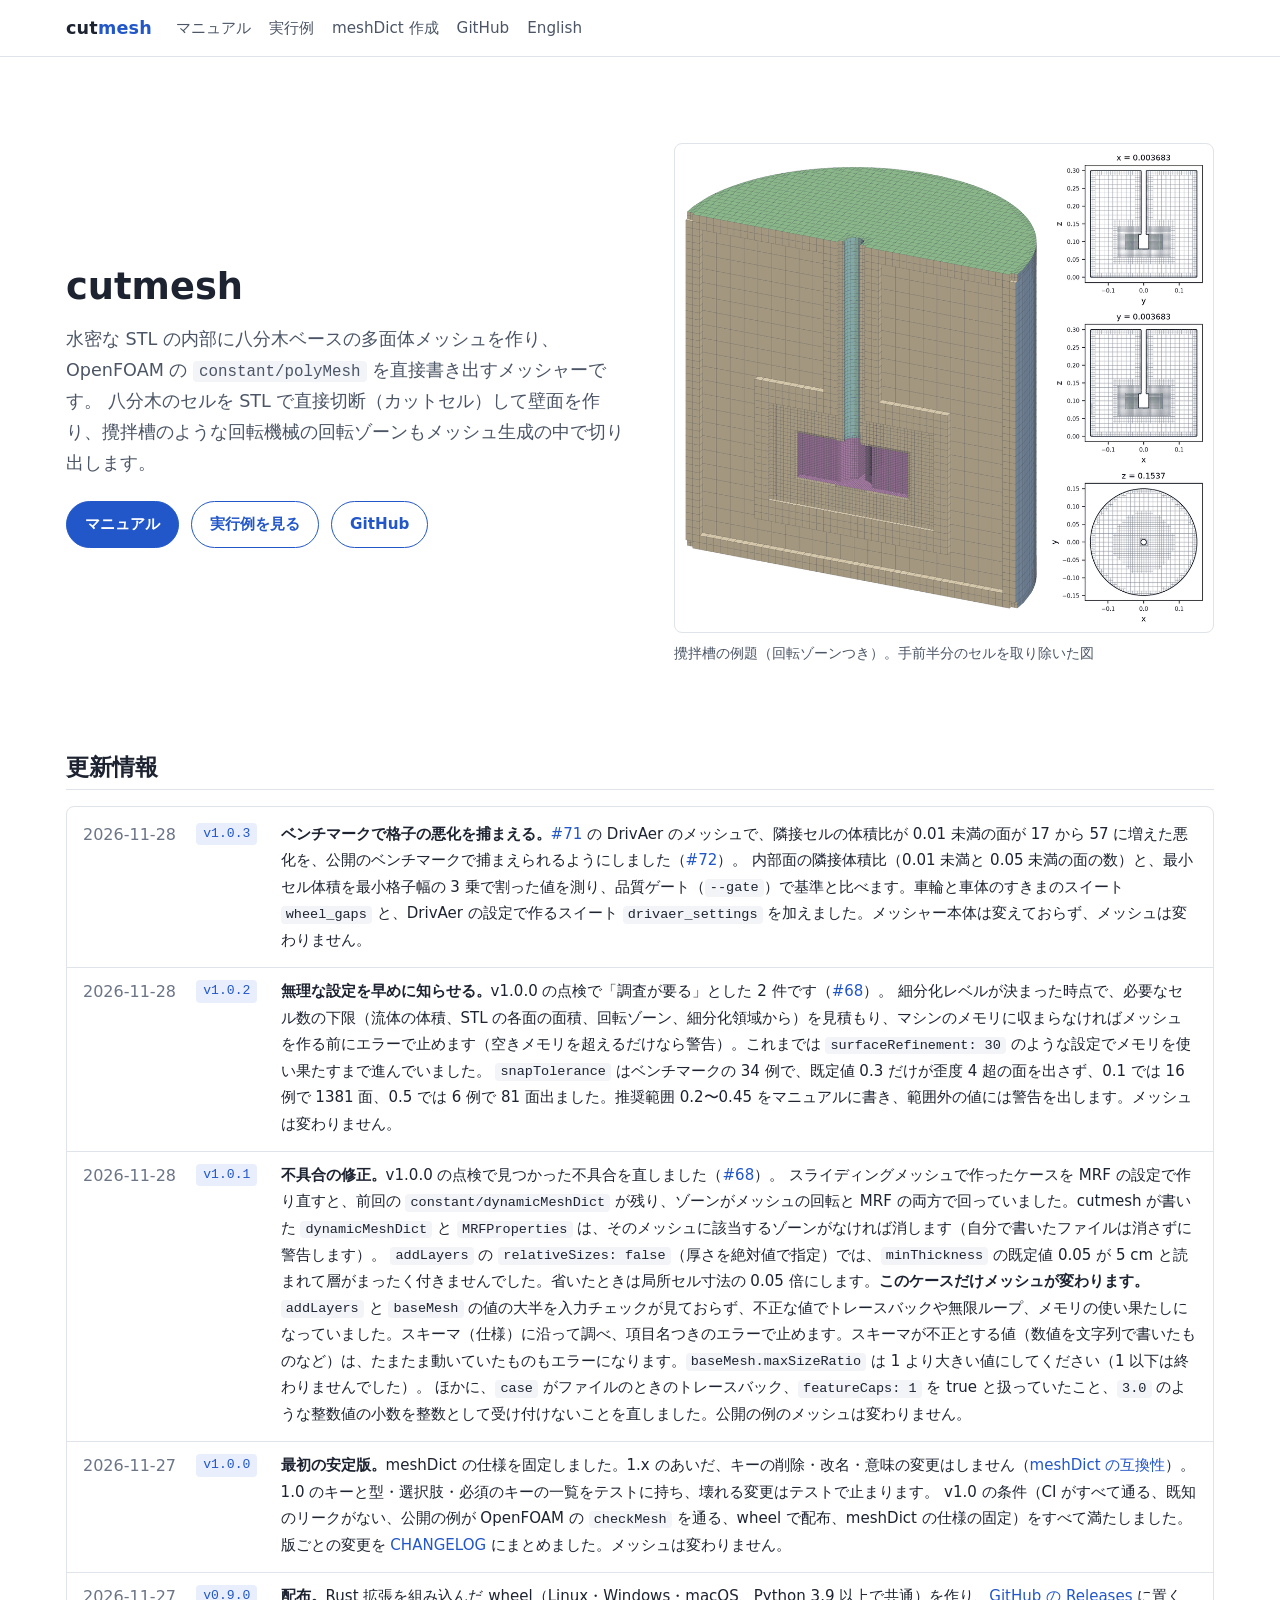
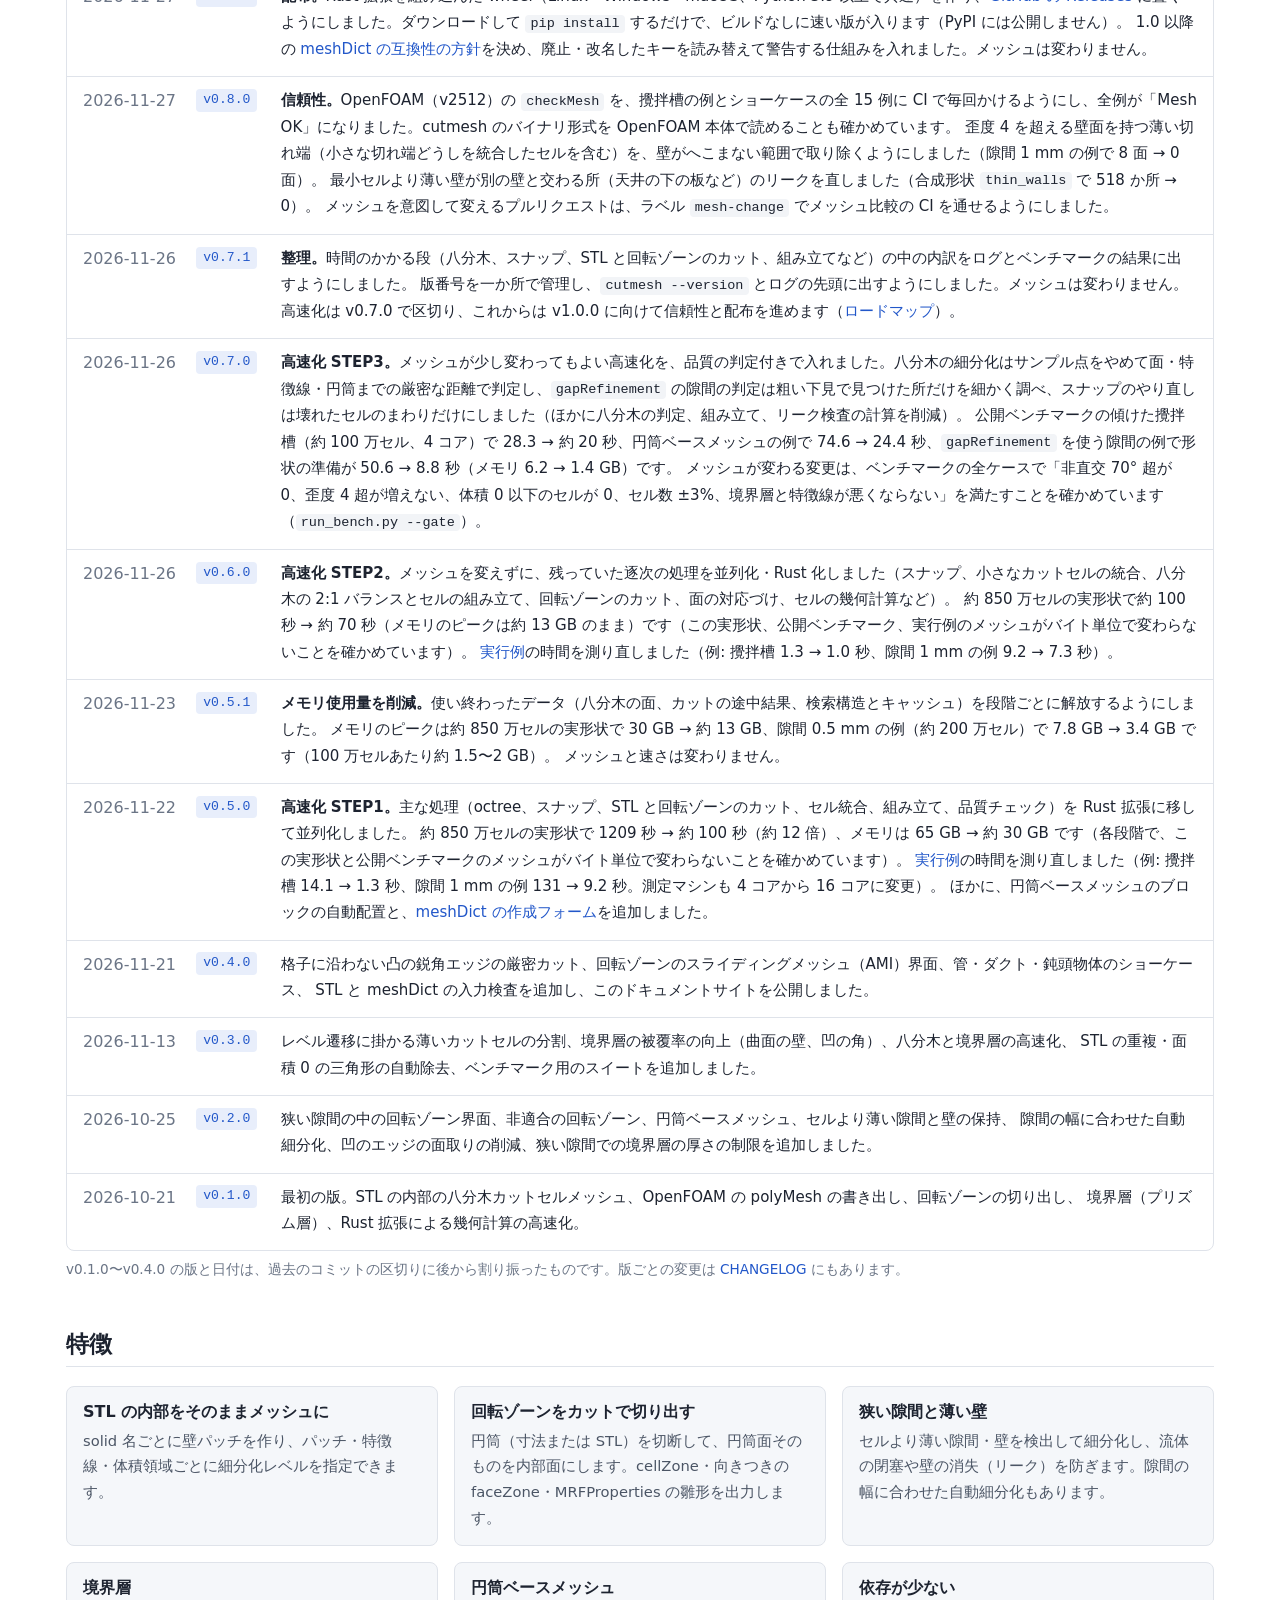
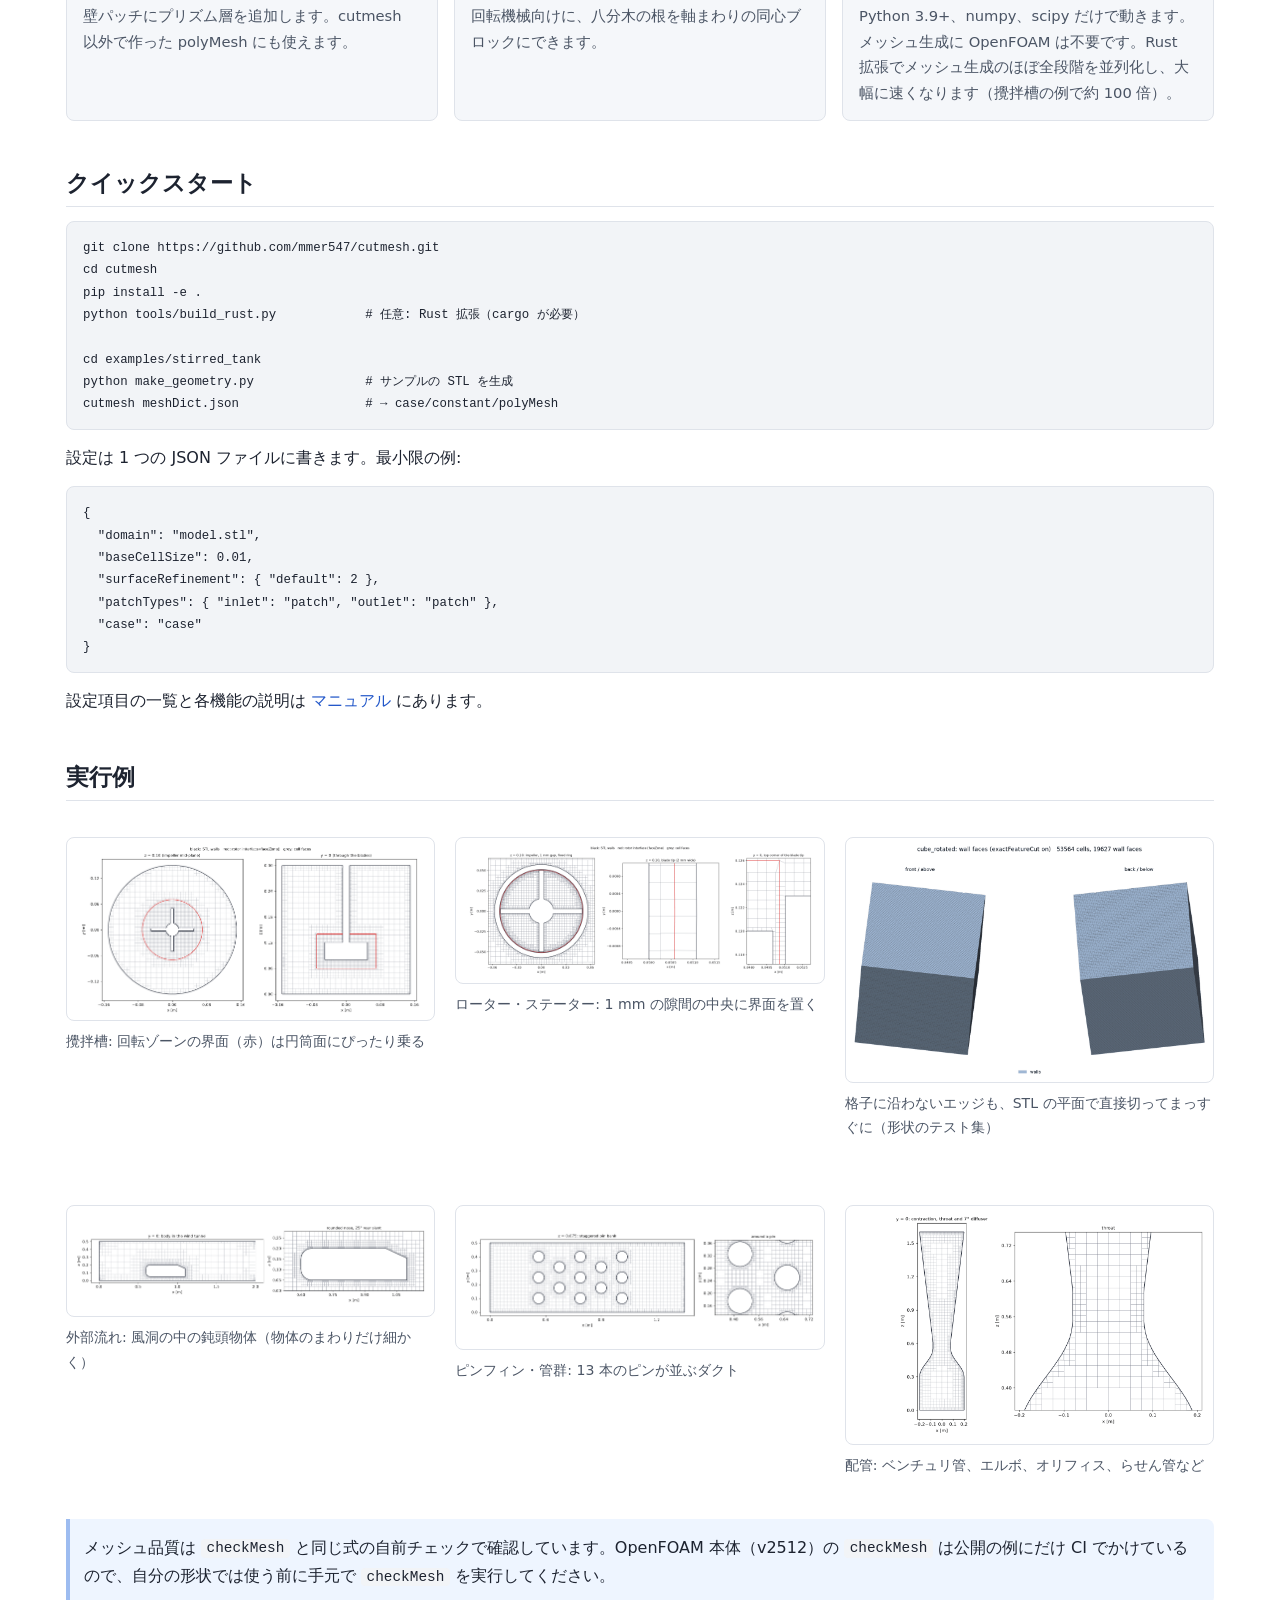
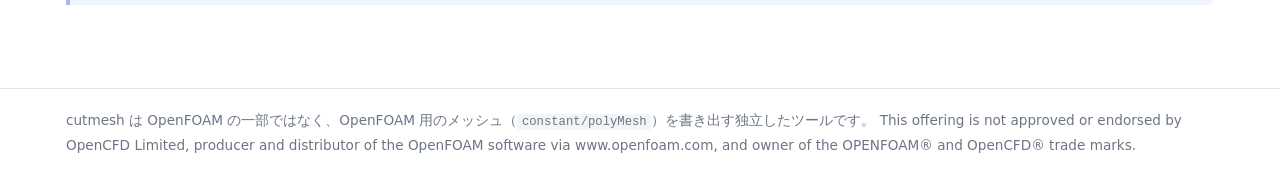
<file: docs/index.html>
<!doctype html>
<html lang="ja">
<head>
<meta charset="utf-8">
<meta name="viewport" content="width=device-width, initial-scale=1">
<title>cutmesh — OpenFOAM 用の八分木カットセル・メッシャー</title>
<meta name="description" content="水密な STL の内部に八分木ベースの多面体メッシュを作り、OpenFOAM の polyMesh を直接書き出すメッシャー。回転ゾーン、円筒ベースメッシュ、境界層に対応">
<link rel="stylesheet" href="style.css">
<link rel="alternate" hreflang="en" href="en/index.html">
</head>
<body>
<header class="site-header"><div class="inner">
  <a class="brand" href="index.html">cut<span>mesh</span></a>
  <nav class="site-nav">
    <a href="manual.html">マニュアル</a>
    <a href="examples.html">実行例</a>
    <a href="meshdict.html">meshDict 作成</a>
    <a href="https://github.com/mmer547/cutmesh">GitHub</a>
    <a href="en/index.html" lang="en" hreflang="en">English</a>
  </nav>
</div></header>

<main class="page">
<section class="hero">
  <div>
    <h1>cutmesh</h1>
    <p class="lead">水密な STL の内部に八分木ベースの多面体メッシュを作り、OpenFOAM の <code>constant/polyMesh</code> を直接書き出すメッシャーです。
    八分木のセルを STL で直接切断（カットセル）して壁面を作り、攪拌槽のような回転機械の回転ゾーンもメッシュ生成の中で切り出します。</p>
    <div class="actions">
      <a class="btn primary" href="manual.html">マニュアル</a>
      <a class="btn" href="examples.html">実行例を見る</a>
      <a class="btn" href="https://github.com/mmer547/cutmesh">GitHub</a>
    </div>
  </div>
  <figure>
    <a class="img" href="examples.html#tank"><img src="images/tank_cut.png" alt="攪拌槽のメッシュの 3D 断面図。槽、シャフト、4 枚のパドル翼と、翼のまわりの細かいセル" width="996" height="908"></a>
    <figcaption>攪拌槽の例題（回転ゾーンつき）。手前半分のセルを取り除いた図</figcaption>
  </figure>
</section>

<h2 id="news">更新情報</h2>
<ul class="news">
  <li><time datetime="2026-11-28">2026-11-28</time><span class="ver">v1.0.3</span>
    <p><strong>ベンチマークで格子の悪化を捕まえる。</strong><a href="https://github.com/mmer547/cutmesh/issues/71">#71</a> の DrivAer のメッシュで、隣接セルの体積比が 0.01 未満の面が 17 から 57 に増えた悪化を、公開のベンチマークで捕まえられるようにしました（<a href="https://github.com/mmer547/cutmesh/pull/72">#72</a>）。
    内部面の隣接体積比（0.01 未満と 0.05 未満の面の数）と、最小セル体積を最小格子幅の 3 乗で割った値を測り、品質ゲート（<code>--gate</code>）で基準と比べます。車輪と車体のすきまのスイート <code>wheel_gaps</code> と、DrivAer の設定で作るスイート <code>drivaer_settings</code> を加えました。メッシャー本体は変えておらず、メッシュは変わりません。</p></li>
  <li><time datetime="2026-11-28">2026-11-28</time><span class="ver">v1.0.2</span>
    <p><strong>無理な設定を早めに知らせる。</strong>v1.0.0 の点検で「調査が要る」とした 2 件です（<a href="https://github.com/mmer547/cutmesh/issues/68">#68</a>）。
    細分化レベルが決まった時点で、必要なセル数の下限（流体の体積、STL の各面の面積、回転ゾーン、細分化領域から）を見積もり、マシンのメモリに収まらなければメッシュを作る前にエラーで止めます（空きメモリを超えるだけなら警告）。これまでは <code>surfaceRefinement: 30</code> のような設定でメモリを使い果たすまで進んでいました。
    <code>snapTolerance</code> はベンチマークの 34 例で、既定値 0.3 だけが歪度 4 超の面を出さず、0.1 では 16 例で 1381 面、0.5 では 6 例で 81 面出ました。推奨範囲 0.2〜0.45 をマニュアルに書き、範囲外の値には警告を出します。メッシュは変わりません。</p></li>
  <li><time datetime="2026-11-28">2026-11-28</time><span class="ver">v1.0.1</span>
    <p><strong>不具合の修正。</strong>v1.0.0 の点検で見つかった不具合を直しました（<a href="https://github.com/mmer547/cutmesh/issues/68">#68</a>）。
    スライディングメッシュで作ったケースを MRF の設定で作り直すと、前回の <code>constant/dynamicMeshDict</code> が残り、ゾーンがメッシュの回転と MRF の両方で回っていました。cutmesh が書いた <code>dynamicMeshDict</code> と <code>MRFProperties</code> は、そのメッシュに該当するゾーンがなければ消します（自分で書いたファイルは消さずに警告します）。
    <code>addLayers</code> の <code>relativeSizes: false</code>（厚さを絶対値で指定）では、<code>minThickness</code> の既定値 0.05 が 5 cm と読まれて層がまったく付きませんでした。省いたときは局所セル寸法の 0.05 倍にします。<strong>このケースだけメッシュが変わります。</strong>
    <code>addLayers</code> と <code>baseMesh</code> の値の大半を入力チェックが見ておらず、不正な値でトレースバックや無限ループ、メモリの使い果たしになっていました。スキーマ（仕様）に沿って調べ、項目名つきのエラーで止めます。スキーマが不正とする値（数値を文字列で書いたものなど）は、たまたま動いていたものもエラーになります。<code>baseMesh.maxSizeRatio</code> は 1 より大きい値にしてください（1 以下は終わりませんでした）。
    ほかに、<code>case</code> がファイルのときのトレースバック、<code>featureCaps: 1</code> を true と扱っていたこと、<code>3.0</code> のような整数値の小数を整数として受け付けないことを直しました。公開の例のメッシュは変わりません。</p></li>
  <li><time datetime="2026-11-27">2026-11-27</time><span class="ver">v1.0.0</span>
    <p><strong>最初の安定版。</strong>meshDict の仕様を固定しました。1.x のあいだ、キーの削除・改名・意味の変更はしません（<a href="manual.html#compat">meshDict の互換性</a>）。1.0 のキーと型・選択肢・必須のキーの一覧をテストに持ち、壊れる変更はテストで止まります。
    v1.0 の条件（CI がすべて通る、既知のリークがない、公開の例が OpenFOAM の <code>checkMesh</code> を通る、wheel で配布、meshDict の仕様の固定）をすべて満たしました。版ごとの変更を <a href="https://github.com/mmer547/cutmesh/blob/main/CHANGELOG.md">CHANGELOG</a> にまとめました。メッシュは変わりません。</p></li>
  <li><time datetime="2026-11-27">2026-11-27</time><span class="ver">v0.9.0</span>
    <p><strong>配布。</strong>Rust 拡張を組み込んだ wheel（Linux・Windows・macOS、Python 3.9 以上で共通）を作り、<a href="https://github.com/mmer547/cutmesh/releases">GitHub の Releases</a> に置くようにしました。ダウンロードして <code>pip install</code> するだけで、ビルドなしに速い版が入ります（PyPI には公開しません）。
    1.0 以降の <a href="manual.html#compat">meshDict の互換性の方針</a>を決め、廃止・改名したキーを読み替えて警告する仕組みを入れました。メッシュは変わりません。</p></li>
  <li><time datetime="2026-11-27">2026-11-27</time><span class="ver">v0.8.0</span>
    <p><strong>信頼性。</strong>OpenFOAM（v2512）の <code>checkMesh</code> を、攪拌槽の例とショーケースの全 15 例に CI で毎回かけるようにし、全例が「Mesh OK」になりました。cutmesh のバイナリ形式を OpenFOAM 本体で読めることも確かめています。
    歪度 4 を超える壁面を持つ薄い切れ端（小さな切れ端どうしを統合したセルを含む）を、壁がへこまない範囲で取り除くようにしました（隙間 1 mm の例で 8 面 → 0 面）。
    最小セルより薄い壁が別の壁と交わる所（天井の下の板など）のリークを直しました（合成形状 <code>thin_walls</code> で 518 か所 → 0）。
    メッシュを意図して変えるプルリクエストは、ラベル <code>mesh-change</code> でメッシュ比較の CI を通せるようにしました。</p></li>
  <li><time datetime="2026-11-26">2026-11-26</time><span class="ver">v0.7.1</span>
    <p><strong>整理。</strong>時間のかかる段（八分木、スナップ、STL と回転ゾーンのカット、組み立てなど）の中の内訳をログとベンチマークの結果に出すようにしました。
    版番号を一か所で管理し、<code>cutmesh --version</code> とログの先頭に出すようにしました。メッシュは変わりません。
    高速化は v0.7.0 で区切り、これからは v1.0.0 に向けて信頼性と配布を進めます（<a href="https://github.com/mmer547/cutmesh/issues/59">ロードマップ</a>）。</p></li>
  <li><time datetime="2026-11-26">2026-11-26</time><span class="ver">v0.7.0</span>
    <p><strong>高速化 STEP3。</strong>メッシュが少し変わってもよい高速化を、品質の判定付きで入れました。八分木の細分化はサンプル点をやめて面・特徴線・円筒までの厳密な距離で判定し、<code>gapRefinement</code> の隙間の判定は粗い下見で見つけた所だけを細かく調べ、スナップのやり直しは壊れたセルのまわりだけにしました（ほかに八分木の判定、組み立て、リーク検査の計算を削減）。
    公開ベンチマークの傾けた攪拌槽（約 100 万セル、4 コア）で 28.3 → 約 20 秒、円筒ベースメッシュの例で 74.6 → 24.4 秒、<code>gapRefinement</code> を使う隙間の例で形状の準備が 50.6 → 8.8 秒（メモリ 6.2 → 1.4 GB）です。
    メッシュが変わる変更は、ベンチマークの全ケースで「非直交 70° 超が 0、歪度 4 超が増えない、体積 0 以下のセルが 0、セル数 ±3%、境界層と特徴線が悪くならない」を満たすことを確かめています（<code>run_bench.py --gate</code>）。</p></li>
  <li><time datetime="2026-11-26">2026-11-26</time><span class="ver">v0.6.0</span>
    <p><strong>高速化 STEP2。</strong>メッシュを変えずに、残っていた逐次の処理を並列化・Rust 化しました（スナップ、小さなカットセルの統合、八分木の 2:1 バランスとセルの組み立て、回転ゾーンのカット、面の対応づけ、セルの幾何計算など）。
    約 850 万セルの実形状で約 100 秒 → 約 70 秒（メモリのピークは約 13 GB のまま）です（この実形状、公開ベンチマーク、実行例のメッシュがバイト単位で変わらないことを確かめています）。
    <a href="examples.html">実行例</a>の時間を測り直しました（例: 攪拌槽 1.3 → 1.0 秒、隙間 1 mm の例 9.2 → 7.3 秒）。</p></li>
  <li><time datetime="2026-11-23">2026-11-23</time><span class="ver">v0.5.1</span>
    <p><strong>メモリ使用量を削減。</strong>使い終わったデータ（八分木の面、カットの途中結果、検索構造とキャッシュ）を段階ごとに解放するようにしました。
    メモリのピークは約 850 万セルの実形状で 30 GB → 約 13 GB、隙間 0.5 mm の例（約 200 万セル）で 7.8 GB → 3.4 GB です（100 万セルあたり約 1.5〜2 GB）。
    メッシュと速さは変わりません。</p></li>
  <li><time datetime="2026-11-22">2026-11-22</time><span class="ver">v0.5.0</span>
    <p><strong>高速化 STEP1。</strong>主な処理（octree、スナップ、STL と回転ゾーンのカット、セル統合、組み立て、品質チェック）を Rust 拡張に移して並列化しました。
    約 850 万セルの実形状で 1209 秒 → 約 100 秒（約 12 倍）、メモリは 65 GB → 約 30 GB です（各段階で、この実形状と公開ベンチマークのメッシュがバイト単位で変わらないことを確かめています）。
    <a href="examples.html">実行例</a>の時間を測り直しました（例: 攪拌槽 14.1 → 1.3 秒、隙間 1 mm の例 131 → 9.2 秒。測定マシンも 4 コアから 16 コアに変更）。
    ほかに、円筒ベースメッシュのブロックの自動配置と、<a href="meshdict.html">meshDict の作成フォーム</a>を追加しました。</p></li>
  <li><time datetime="2026-11-21">2026-11-21</time><span class="ver">v0.4.0</span>
    <p>格子に沿わない凸の鋭角エッジの厳密カット、回転ゾーンのスライディングメッシュ（AMI）界面、管・ダクト・鈍頭物体のショーケース、
    STL と meshDict の入力検査を追加し、このドキュメントサイトを公開しました。</p></li>
  <li><time datetime="2026-11-13">2026-11-13</time><span class="ver">v0.3.0</span>
    <p>レベル遷移に掛かる薄いカットセルの分割、境界層の被覆率の向上（曲面の壁、凹の角）、八分木と境界層の高速化、
    STL の重複・面積 0 の三角形の自動除去、ベンチマーク用のスイートを追加しました。</p></li>
  <li><time datetime="2026-10-25">2026-10-25</time><span class="ver">v0.2.0</span>
    <p>狭い隙間の中の回転ゾーン界面、非適合の回転ゾーン、円筒ベースメッシュ、セルより薄い隙間と壁の保持、
    隙間の幅に合わせた自動細分化、凹のエッジの面取りの削減、狭い隙間での境界層の厚さの制限を追加しました。</p></li>
  <li><time datetime="2026-10-21">2026-10-21</time><span class="ver">v0.1.0</span>
    <p>最初の版。STL の内部の八分木カットセルメッシュ、OpenFOAM の polyMesh の書き出し、回転ゾーンの切り出し、
    境界層（プリズム層）、Rust 拡張による幾何計算の高速化。</p></li>
</ul>
<p class="news-note">v0.1.0〜v0.4.0 の版と日付は、過去のコミットの区切りに後から割り振ったものです。版ごとの変更は <a href="https://github.com/mmer547/cutmesh/blob/main/CHANGELOG.md">CHANGELOG</a> にもあります。</p>

<h2>特徴</h2>
<div class="cards">
  <div class="card"><h3>STL の内部をそのままメッシュに</h3><p>solid 名ごとに壁パッチを作り、パッチ・特徴線・体積領域ごとに細分化レベルを指定できます。</p></div>
  <div class="card"><h3>回転ゾーンをカットで切り出す</h3><p>円筒（寸法または STL）を切断して、円筒面そのものを内部面にします。cellZone・向きつきの faceZone・MRFProperties の雛形を出力します。</p></div>
  <div class="card"><h3>狭い隙間と薄い壁</h3><p>セルより薄い隙間・壁を検出して細分化し、流体の閉塞や壁の消失（リーク）を防ぎます。隙間の幅に合わせた自動細分化もあります。</p></div>
  <div class="card"><h3>境界層</h3><p>壁パッチにプリズム層を追加します。cutmesh 以外で作った polyMesh にも使えます。</p></div>
  <div class="card"><h3>円筒ベースメッシュ</h3><p>回転機械向けに、八分木の根を軸まわりの同心ブロックにできます。</p></div>
  <div class="card"><h3>依存が少ない</h3><p>Python 3.9+、numpy、scipy だけで動きます。メッシュ生成に OpenFOAM は不要です。Rust 拡張でメッシュ生成のほぼ全段階を並列化し、大幅に速くなります（攪拌槽の例で約 100 倍）。</p></div>
</div>

<h2>クイックスタート</h2>
<pre><code>git clone https://github.com/mmer547/cutmesh.git
cd cutmesh
pip install -e .
python tools/build_rust.py            # 任意: Rust 拡張（cargo が必要）

cd examples/stirred_tank
python make_geometry.py               # サンプルの STL を生成
cutmesh meshDict.json                 # → case/constant/polyMesh</code></pre>
<p>設定は 1 つの JSON ファイルに書きます。最小限の例:</p>
<pre><code>{
  "domain": "model.stl",
  "baseCellSize": 0.01,
  "surfaceRefinement": { "default": 2 },
  "patchTypes": { "inlet": "patch", "outlet": "patch" },
  "case": "case"
}</code></pre>
<p>設定項目の一覧と各機能の説明は <a href="manual.html">マニュアル</a> にあります。</p>

<h2>実行例</h2>
<div class="grid three">
  <figure>
    <a class="img" href="examples.html#tank"><img src="images/tank_slices.png" alt="攪拌槽の水平断面と鉛直断面。赤い線が回転ゾーンの界面" loading="lazy"></a>
    <figcaption>攪拌槽: 回転ゾーンの界面（赤）は円筒面にぴったり乗る</figcaption>
  </figure>
  <figure>
    <a class="img" href="examples.html#stator"><img src="images/stator_gap.png" alt="翼の先端と固定リングの間の 1 mm の隙間の拡大図" loading="lazy"></a>
    <figcaption>ローター・ステーター: 1 mm の隙間の中央に界面を置く</figcaption>
  </figure>
  <figure>
    <a class="img" href="examples.html#tilted-edges"><img src="images/shape_cube_rotated_walls.png" alt="格子に対して傾いた立方体の壁面のメッシュ。エッジがまっすぐ" loading="lazy"></a>
    <figcaption>格子に沿わないエッジも、STL の平面で直接切ってまっすぐに（形状のテスト集）</figcaption>
  </figure>
  <figure>
    <a class="img" href="examples.html#showcase"><img src="images/showcase_body_in_tunnel.png" alt="風洞の中の物体の縦断面" loading="lazy"></a>
    <figcaption>外部流れ: 風洞の中の鈍頭物体（物体のまわりだけ細かく）</figcaption>
  </figure>
  <figure>
    <a class="img" href="examples.html#showcase"><img src="images/showcase_pin_fins.png" alt="ピンの千鳥配列の水平断面" loading="lazy"></a>
    <figcaption>ピンフィン・管群: 13 本のピンが並ぶダクト</figcaption>
  </figure>
  <figure>
    <a class="img" href="examples.html#showcase"><img src="images/showcase_venturi.png" alt="ベンチュリ管の縦断面" loading="lazy"></a>
    <figcaption>配管: ベンチュリ管、エルボ、オリフィス、らせん管など</figcaption>
  </figure>
</div>

<div class="note">
  <p>メッシュ品質は <code>checkMesh</code> と同じ式の自前チェックで確認しています。OpenFOAM 本体（v2512）の <code>checkMesh</code> は公開の例にだけ CI でかけているので、自分の形状では使う前に手元で <code>checkMesh</code> を実行してください。</p>
</div>
</main>

<footer class="site-footer"><div class="inner">
  cutmesh は OpenFOAM の一部ではなく、OpenFOAM 用のメッシュ（<code>constant/polyMesh</code>）を書き出す独立したツールです。
  This offering is not approved or endorsed by OpenCFD Limited, producer and distributor of the OpenFOAM software via www.openfoam.com,
  and owner of the OPENFOAM® and OpenCFD® trade marks.
</div></footer>
</body>
</html>
</file>
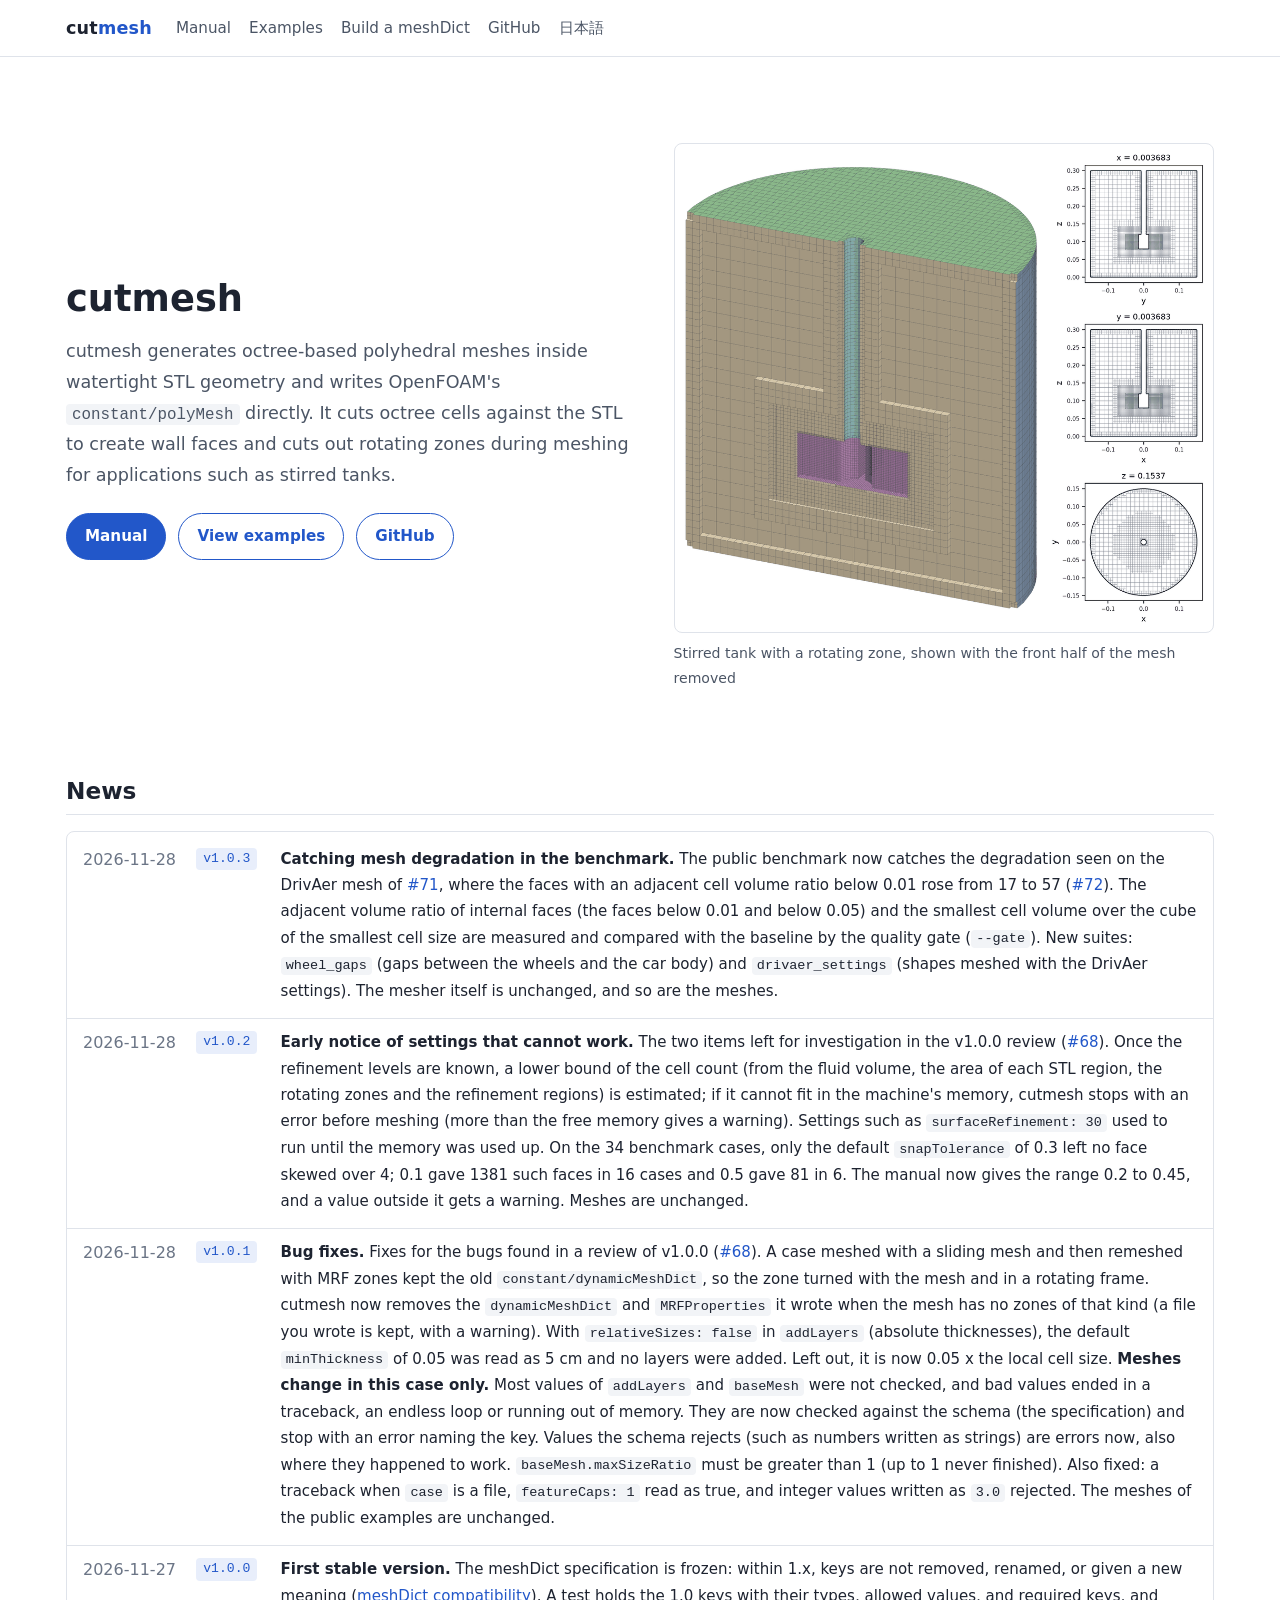
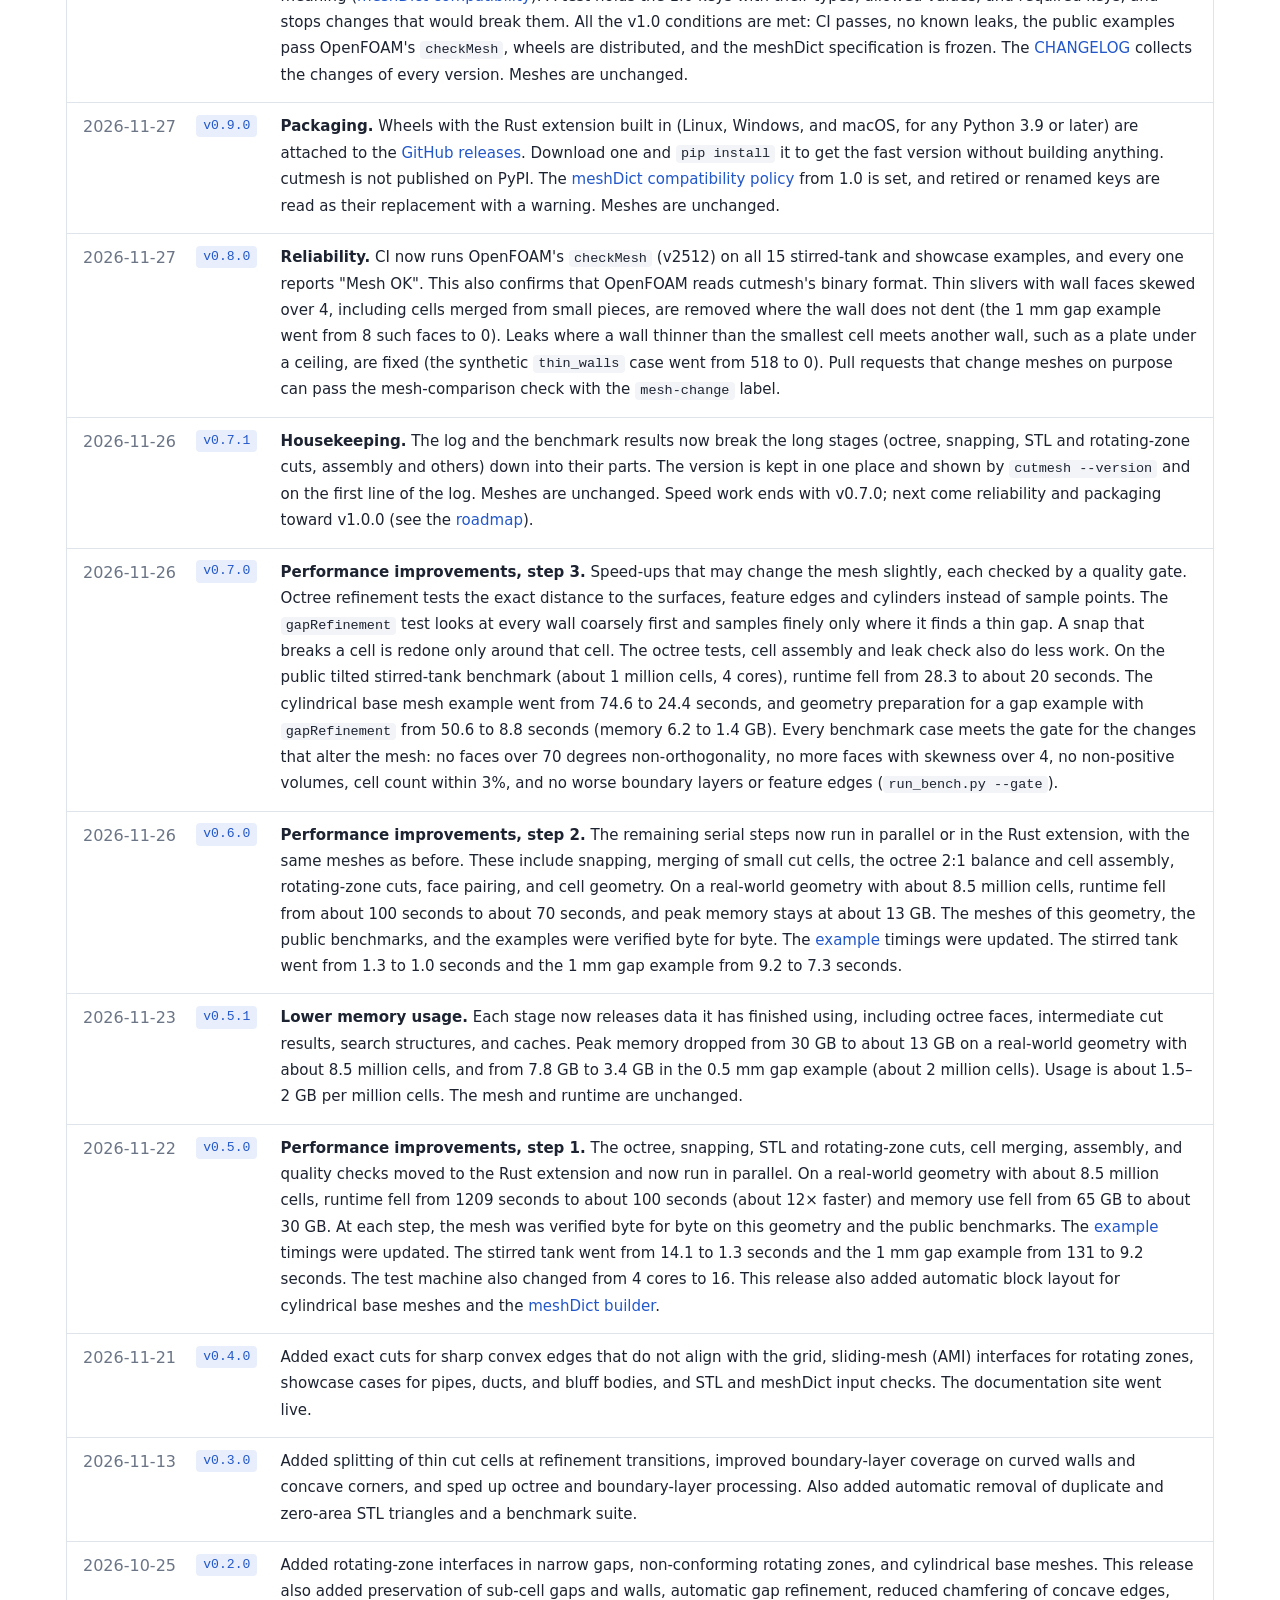
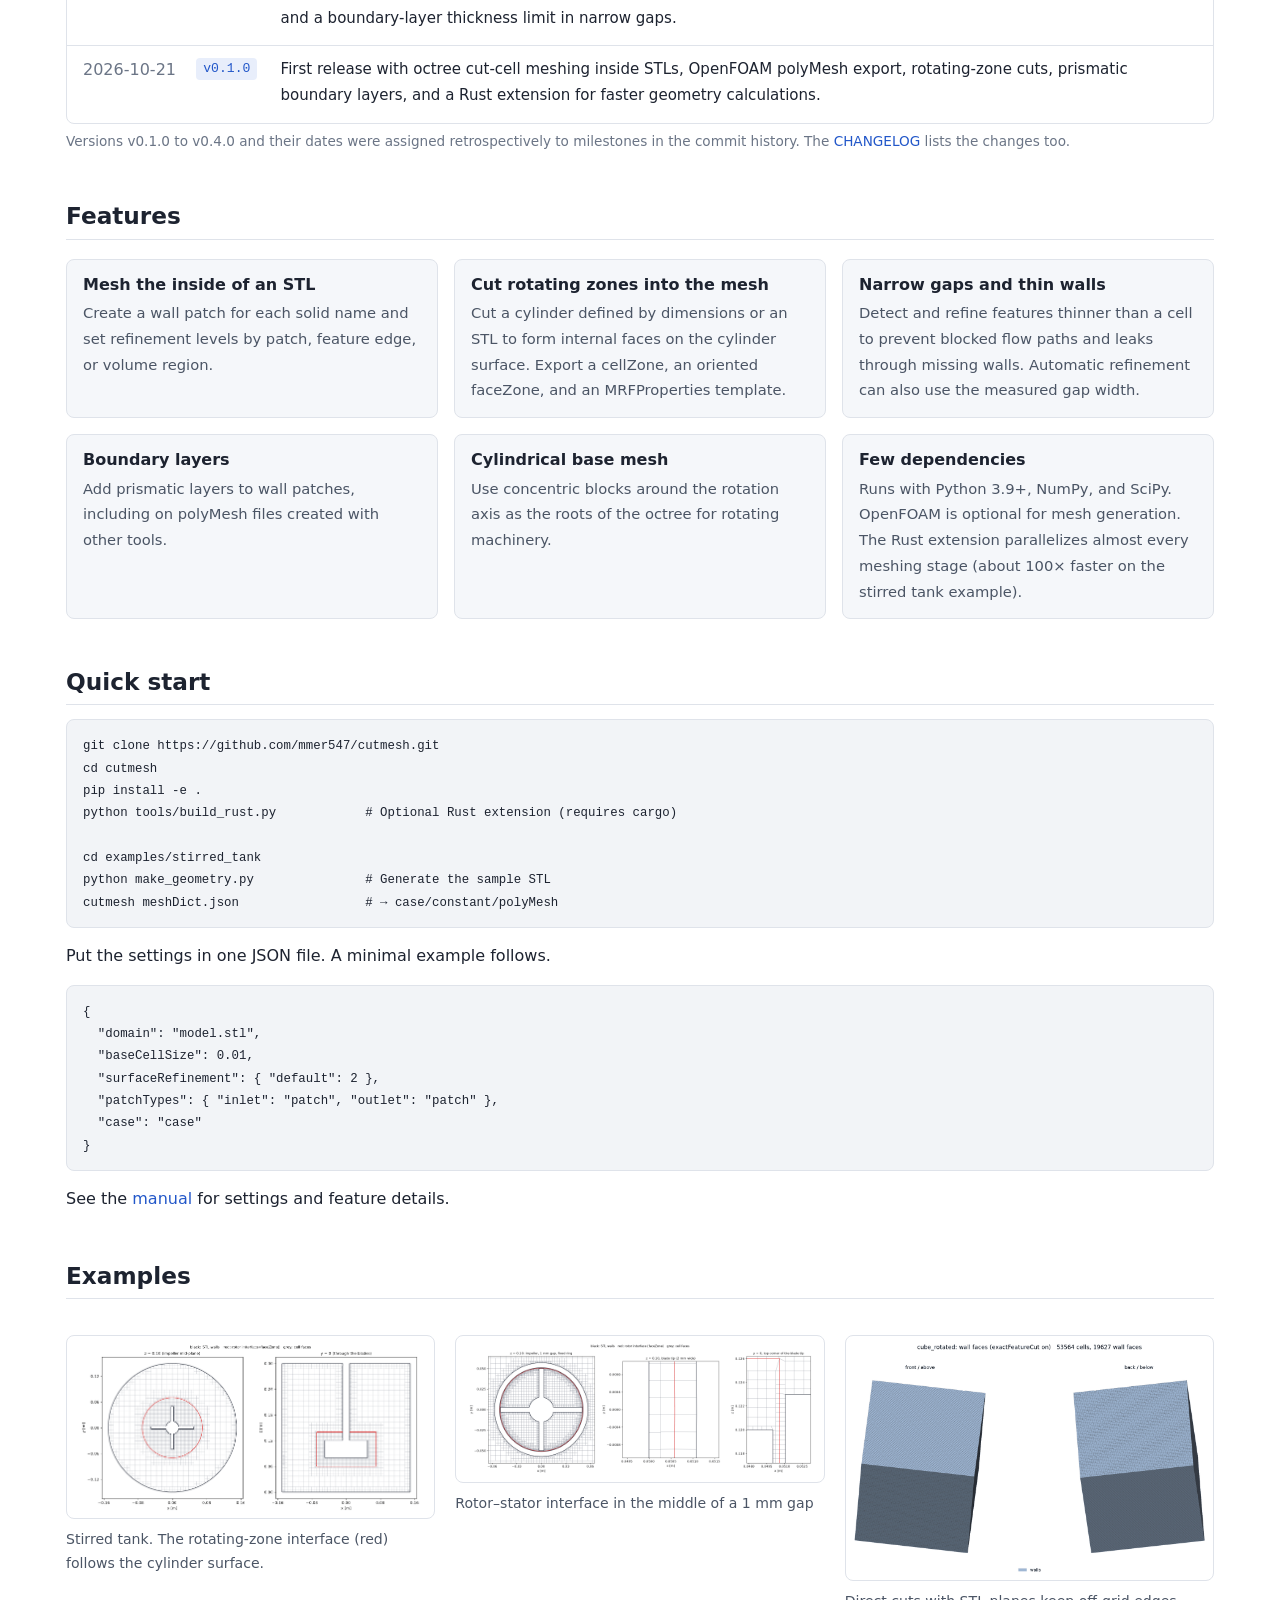
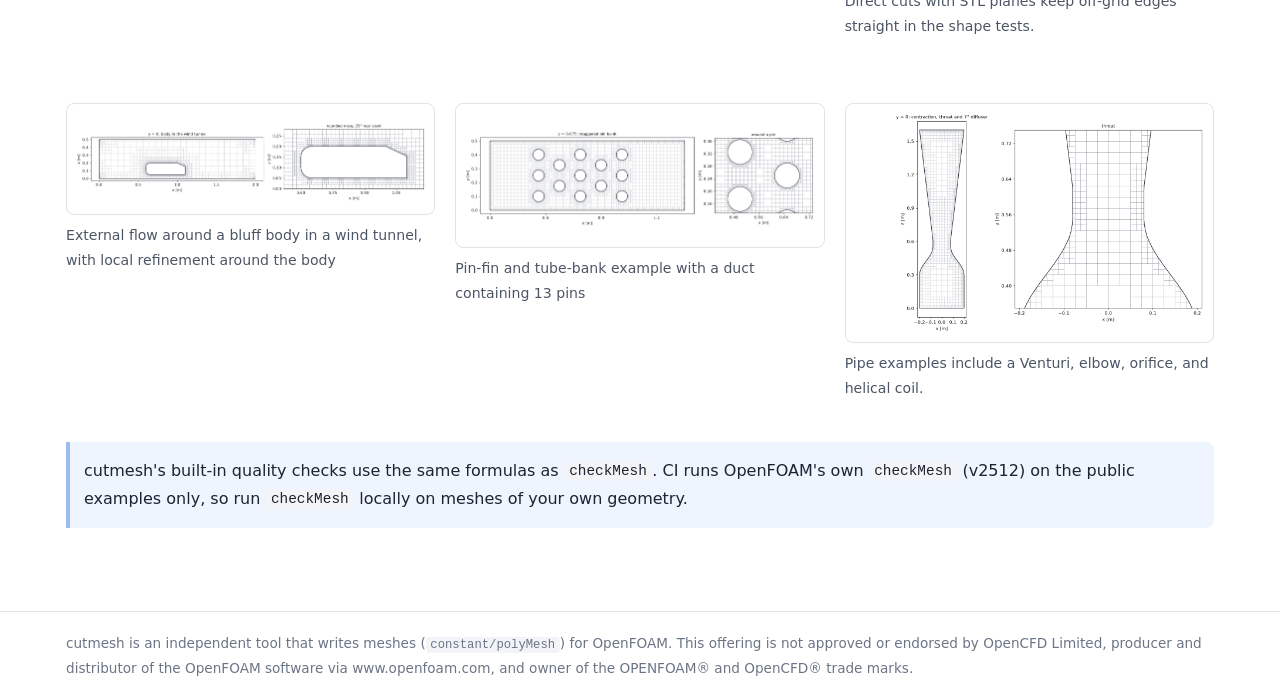
<file: docs/en/index.html>
<!doctype html>
<html lang="en">
<head>
<meta charset="utf-8">
<meta name="viewport" content="width=device-width, initial-scale=1">
<title>cutmesh — Octree cut-cell mesher for OpenFOAM</title>
<meta name="description" content="Generate octree-based polyhedral meshes inside watertight STL geometry and export directly to OpenFOAM polyMesh. Supports rotating zones, cylindrical base meshes, and boundary layers.">
<link rel="stylesheet" href="../style.css">
<link rel="alternate" hreflang="ja" href="../index.html">
</head>
<body>
<header class="site-header"><div class="inner">
  <a class="brand" href="index.html">cut<span>mesh</span></a>
  <nav class="site-nav">
    <a href="manual.html">Manual</a>
    <a href="examples.html">Examples</a>
    <a href="meshdict.html">Build a meshDict</a>
    <a href="https://github.com/mmer547/cutmesh">GitHub</a>
    <a href="../index.html" lang="ja" hreflang="ja">日本語</a>
  </nav>
</div></header>

<main class="page">
<section class="hero">
  <div>
    <h1>cutmesh</h1>
    <p class="lead">cutmesh generates octree-based polyhedral meshes inside watertight STL geometry and writes OpenFOAM's <code>constant/polyMesh</code> directly.
    It cuts octree cells against the STL to create wall faces and cuts out rotating zones during meshing for applications such as stirred tanks.</p>
    <div class="actions">
      <a class="btn primary" href="manual.html">Manual</a>
      <a class="btn" href="examples.html">View examples</a>
      <a class="btn" href="https://github.com/mmer547/cutmesh">GitHub</a>
    </div>
  </div>
  <figure>
    <a class="img" href="examples.html#tank"><img src="../images/tank_cut.png" alt="3D cutaway of a stirred tank mesh, showing the tank, shaft, four paddle blades, and fine cells around the blades" width="996" height="908"></a>
    <figcaption>Stirred tank with a rotating zone, shown with the front half of the mesh removed</figcaption>
  </figure>
</section>

<h2 id="news">News</h2>
<ul class="news">
  <li><time datetime="2026-11-28">2026-11-28</time><span class="ver">v1.0.3</span>
    <p><strong>Catching mesh degradation in the benchmark.</strong> The public benchmark now catches the degradation seen on the DrivAer mesh of <a href="https://github.com/mmer547/cutmesh/issues/71">#71</a>, where the faces with an adjacent cell volume ratio below 0.01 rose from 17 to 57 (<a href="https://github.com/mmer547/cutmesh/pull/72">#72</a>).
    The adjacent volume ratio of internal faces (the faces below 0.01 and below 0.05) and the smallest cell volume over the cube of the smallest cell size are measured and compared with the baseline by the quality gate (<code>--gate</code>). New suites: <code>wheel_gaps</code> (gaps between the wheels and the car body) and <code>drivaer_settings</code> (shapes meshed with the DrivAer settings). The mesher itself is unchanged, and so are the meshes.</p></li>
  <li><time datetime="2026-11-28">2026-11-28</time><span class="ver">v1.0.2</span>
    <p><strong>Early notice of settings that cannot work.</strong> The two items left for investigation in the v1.0.0 review (<a href="https://github.com/mmer547/cutmesh/issues/68">#68</a>).
    Once the refinement levels are known, a lower bound of the cell count (from the fluid volume, the area of each STL region, the rotating zones and the refinement regions) is estimated; if it cannot fit in the machine's memory, cutmesh stops with an error before meshing (more than the free memory gives a warning). Settings such as <code>surfaceRefinement: 30</code> used to run until the memory was used up.
    On the 34 benchmark cases, only the default <code>snapTolerance</code> of 0.3 left no face skewed over 4; 0.1 gave 1381 such faces in 16 cases and 0.5 gave 81 in 6. The manual now gives the range 0.2 to 0.45, and a value outside it gets a warning. Meshes are unchanged.</p></li>
  <li><time datetime="2026-11-28">2026-11-28</time><span class="ver">v1.0.1</span>
    <p><strong>Bug fixes.</strong> Fixes for the bugs found in a review of v1.0.0 (<a href="https://github.com/mmer547/cutmesh/issues/68">#68</a>).
    A case meshed with a sliding mesh and then remeshed with MRF zones kept the old <code>constant/dynamicMeshDict</code>, so the zone turned with the mesh and in a rotating frame. cutmesh now removes the <code>dynamicMeshDict</code> and <code>MRFProperties</code> it wrote when the mesh has no zones of that kind (a file you wrote is kept, with a warning).
    With <code>relativeSizes: false</code> in <code>addLayers</code> (absolute thicknesses), the default <code>minThickness</code> of 0.05 was read as 5 cm and no layers were added. Left out, it is now 0.05 x the local cell size. <strong>Meshes change in this case only.</strong>
    Most values of <code>addLayers</code> and <code>baseMesh</code> were not checked, and bad values ended in a traceback, an endless loop or running out of memory. They are now checked against the schema (the specification) and stop with an error naming the key. Values the schema rejects (such as numbers written as strings) are errors now, also where they happened to work. <code>baseMesh.maxSizeRatio</code> must be greater than 1 (up to 1 never finished).
    Also fixed: a traceback when <code>case</code> is a file, <code>featureCaps: 1</code> read as true, and integer values written as <code>3.0</code> rejected. The meshes of the public examples are unchanged.</p></li>
  <li><time datetime="2026-11-27">2026-11-27</time><span class="ver">v1.0.0</span>
    <p><strong>First stable version.</strong> The meshDict specification is frozen: within 1.x, keys are not removed, renamed, or given a new meaning (<a href="manual.html#compat">meshDict compatibility</a>). A test holds the 1.0 keys with their types, allowed values, and required keys, and stops changes that would break them.
    All the v1.0 conditions are met: CI passes, no known leaks, the public examples pass OpenFOAM's <code>checkMesh</code>, wheels are distributed, and the meshDict specification is frozen. The <a href="https://github.com/mmer547/cutmesh/blob/main/CHANGELOG.en.md">CHANGELOG</a> collects the changes of every version. Meshes are unchanged.</p></li>
  <li><time datetime="2026-11-27">2026-11-27</time><span class="ver">v0.9.0</span>
    <p><strong>Packaging.</strong> Wheels with the Rust extension built in (Linux, Windows, and macOS, for any Python 3.9 or later) are attached to the <a href="https://github.com/mmer547/cutmesh/releases">GitHub releases</a>. Download one and <code>pip install</code> it to get the fast version without building anything. cutmesh is not published on PyPI.
    The <a href="manual.html#compat">meshDict compatibility policy</a> from 1.0 is set, and retired or renamed keys are read as their replacement with a warning. Meshes are unchanged.</p></li>
  <li><time datetime="2026-11-27">2026-11-27</time><span class="ver">v0.8.0</span>
    <p><strong>Reliability.</strong> CI now runs OpenFOAM's <code>checkMesh</code> (v2512) on all 15 stirred-tank and showcase examples, and every one reports "Mesh OK". This also confirms that OpenFOAM reads cutmesh's binary format.
    Thin slivers with wall faces skewed over 4, including cells merged from small pieces, are removed where the wall does not dent (the 1 mm gap example went from 8 such faces to 0).
    Leaks where a wall thinner than the smallest cell meets another wall, such as a plate under a ceiling, are fixed (the synthetic <code>thin_walls</code> case went from 518 to 0).
    Pull requests that change meshes on purpose can pass the mesh-comparison check with the <code>mesh-change</code> label.</p></li>
  <li><time datetime="2026-11-26">2026-11-26</time><span class="ver">v0.7.1</span>
    <p><strong>Housekeeping.</strong> The log and the benchmark results now break the long stages (octree, snapping, STL and rotating-zone cuts, assembly and others) down into their parts.
    The version is kept in one place and shown by <code>cutmesh --version</code> and on the first line of the log. Meshes are unchanged.
    Speed work ends with v0.7.0; next come reliability and packaging toward v1.0.0 (see the <a href="https://github.com/mmer547/cutmesh/issues/59">roadmap</a>).</p></li>
  <li><time datetime="2026-11-26">2026-11-26</time><span class="ver">v0.7.0</span>
    <p><strong>Performance improvements, step 3.</strong> Speed-ups that may change the mesh slightly, each checked by a quality gate. Octree refinement tests the exact distance to the surfaces, feature edges and cylinders instead of sample points. The <code>gapRefinement</code> test looks at every wall coarsely first and samples finely only where it finds a thin gap. A snap that breaks a cell is redone only around that cell. The octree tests, cell assembly and leak check also do less work.
    On the public tilted stirred-tank benchmark (about 1 million cells, 4 cores), runtime fell from 28.3 to about 20 seconds. The cylindrical base mesh example went from 74.6 to 24.4 seconds, and geometry preparation for a gap example with <code>gapRefinement</code> from 50.6 to 8.8 seconds (memory 6.2 to 1.4 GB).
    Every benchmark case meets the gate for the changes that alter the mesh: no faces over 70 degrees non-orthogonality, no more faces with skewness over 4, no non-positive volumes, cell count within 3%, and no worse boundary layers or feature edges (<code>run_bench.py --gate</code>).</p></li>
  <li><time datetime="2026-11-26">2026-11-26</time><span class="ver">v0.6.0</span>
    <p><strong>Performance improvements, step 2.</strong> The remaining serial steps now run in parallel or in the Rust extension, with the same meshes as before. These include snapping, merging of small cut cells, the octree 2:1 balance and cell assembly, rotating-zone cuts, face pairing, and cell geometry.
    On a real-world geometry with about 8.5 million cells, runtime fell from about 100 seconds to about 70 seconds, and peak memory stays at about 13 GB. The meshes of this geometry, the public benchmarks, and the examples were verified byte for byte.
    The <a href="examples.html">example</a> timings were updated. The stirred tank went from 1.3 to 1.0 seconds and the 1 mm gap example from 9.2 to 7.3 seconds.</p></li>
  <li><time datetime="2026-11-23">2026-11-23</time><span class="ver">v0.5.1</span>
    <p><strong>Lower memory usage.</strong> Each stage now releases data it has finished using, including octree faces, intermediate cut results, search structures, and caches.
    Peak memory dropped from 30 GB to about 13 GB on a real-world geometry with about 8.5 million cells, and from 7.8 GB to 3.4 GB in the 0.5 mm gap example (about 2 million cells). Usage is about 1.5–2 GB per million cells.
    The mesh and runtime are unchanged.</p></li>
  <li><time datetime="2026-11-22">2026-11-22</time><span class="ver">v0.5.0</span>
    <p><strong>Performance improvements, step 1.</strong> The octree, snapping, STL and rotating-zone cuts, cell merging, assembly, and quality checks moved to the Rust extension and now run in parallel.
    On a real-world geometry with about 8.5 million cells, runtime fell from 1209 seconds to about 100 seconds (about 12× faster) and memory use fell from 65 GB to about 30 GB. At each step, the mesh was verified byte for byte on this geometry and the public benchmarks.
    The <a href="examples.html">example</a> timings were updated. The stirred tank went from 14.1 to 1.3 seconds and the 1 mm gap example from 131 to 9.2 seconds. The test machine also changed from 4 cores to 16.
    This release also added automatic block layout for cylindrical base meshes and the <a href="meshdict.html">meshDict builder</a>.</p></li>
  <li><time datetime="2026-11-21">2026-11-21</time><span class="ver">v0.4.0</span>
    <p>Added exact cuts for sharp convex edges that do not align with the grid, sliding-mesh (AMI) interfaces for rotating zones, showcase cases for pipes, ducts, and bluff bodies,
    and STL and meshDict input checks. The documentation site went live.</p></li>
  <li><time datetime="2026-11-13">2026-11-13</time><span class="ver">v0.3.0</span>
    <p>Added splitting of thin cut cells at refinement transitions, improved boundary-layer coverage on curved walls and concave corners, and sped up octree and boundary-layer processing.
    Also added automatic removal of duplicate and zero-area STL triangles and a benchmark suite.</p></li>
  <li><time datetime="2026-10-25">2026-10-25</time><span class="ver">v0.2.0</span>
    <p>Added rotating-zone interfaces in narrow gaps, non-conforming rotating zones, and cylindrical base meshes. This release also added preservation of sub-cell gaps and walls,
    automatic gap refinement, reduced chamfering of concave edges, and a boundary-layer thickness limit in narrow gaps.</p></li>
  <li><time datetime="2026-10-21">2026-10-21</time><span class="ver">v0.1.0</span>
    <p>First release with octree cut-cell meshing inside STLs, OpenFOAM polyMesh export, rotating-zone cuts,
    prismatic boundary layers, and a Rust extension for faster geometry calculations.</p></li>
</ul>
<p class="news-note">Versions v0.1.0 to v0.4.0 and their dates were assigned retrospectively to milestones in the commit history. The <a href="https://github.com/mmer547/cutmesh/blob/main/CHANGELOG.en.md">CHANGELOG</a> lists the changes too.</p>

<h2>Features</h2>
<div class="cards">
  <div class="card"><h3>Mesh the inside of an STL</h3><p>Create a wall patch for each solid name and set refinement levels by patch, feature edge, or volume region.</p></div>
  <div class="card"><h3>Cut rotating zones into the mesh</h3><p>Cut a cylinder defined by dimensions or an STL to form internal faces on the cylinder surface. Export a cellZone, an oriented faceZone, and an MRFProperties template.</p></div>
  <div class="card"><h3>Narrow gaps and thin walls</h3><p>Detect and refine features thinner than a cell to prevent blocked flow paths and leaks through missing walls. Automatic refinement can also use the measured gap width.</p></div>
  <div class="card"><h3>Boundary layers</h3><p>Add prismatic layers to wall patches, including on polyMesh files created with other tools.</p></div>
  <div class="card"><h3>Cylindrical base mesh</h3><p>Use concentric blocks around the rotation axis as the roots of the octree for rotating machinery.</p></div>
  <div class="card"><h3>Few dependencies</h3><p>Runs with Python 3.9+, NumPy, and SciPy. OpenFOAM is optional for mesh generation. The Rust extension parallelizes almost every meshing stage (about 100× faster on the stirred tank example).</p></div>
</div>

<h2>Quick start</h2>
<pre><code>git clone https://github.com/mmer547/cutmesh.git
cd cutmesh
pip install -e .
python tools/build_rust.py            # Optional Rust extension (requires cargo)

cd examples/stirred_tank
python make_geometry.py               # Generate the sample STL
cutmesh meshDict.json                 # → case/constant/polyMesh</code></pre>
<p>Put the settings in one JSON file. A minimal example follows.</p>
<pre><code>{
  "domain": "model.stl",
  "baseCellSize": 0.01,
  "surfaceRefinement": { "default": 2 },
  "patchTypes": { "inlet": "patch", "outlet": "patch" },
  "case": "case"
}</code></pre>
<p>See the <a href="manual.html">manual</a> for settings and feature details.</p>

<h2>Examples</h2>
<div class="grid three">
  <figure>
    <a class="img" href="examples.html#tank"><img src="../images/tank_slices.png" alt="Horizontal and vertical sections of a stirred tank, with the rotating-zone interface in red" loading="lazy"></a>
    <figcaption>Stirred tank. The rotating-zone interface (red) follows the cylinder surface.</figcaption>
  </figure>
  <figure>
    <a class="img" href="examples.html#stator"><img src="../images/stator_gap.png" alt="Close-up of the 1 mm gap between the blade tip and the stationary ring" loading="lazy"></a>
    <figcaption>Rotor–stator interface in the middle of a 1 mm gap</figcaption>
  </figure>
  <figure>
    <a class="img" href="examples.html#tilted-edges"><img src="../images/shape_cube_rotated_walls.png" alt="Wall mesh of a cube rotated relative to the grid, with straight edges" loading="lazy"></a>
    <figcaption>Direct cuts with STL planes keep off-grid edges straight in the shape tests.</figcaption>
  </figure>
  <figure>
    <a class="img" href="examples.html#showcase"><img src="../images/showcase_body_in_tunnel.png" alt="Longitudinal section of a body in a wind tunnel" loading="lazy"></a>
    <figcaption>External flow around a bluff body in a wind tunnel, with local refinement around the body</figcaption>
  </figure>
  <figure>
    <a class="img" href="examples.html#showcase"><img src="../images/showcase_pin_fins.png" alt="Horizontal section of a staggered pin array" loading="lazy"></a>
    <figcaption>Pin-fin and tube-bank example with a duct containing 13 pins</figcaption>
  </figure>
  <figure>
    <a class="img" href="examples.html#showcase"><img src="../images/showcase_venturi.png" alt="Longitudinal section of a Venturi pipe" loading="lazy"></a>
    <figcaption>Pipe examples include a Venturi, elbow, orifice, and helical coil.</figcaption>
  </figure>
</div>

<div class="note">
  <p>cutmesh's built-in quality checks use the same formulas as <code>checkMesh</code>. CI runs OpenFOAM's own <code>checkMesh</code> (v2512) on the public examples only, so run <code>checkMesh</code> locally on meshes of your own geometry.</p>
</div>
</main>

<footer class="site-footer"><div class="inner">
  cutmesh is an independent tool that writes meshes (<code>constant/polyMesh</code>) for OpenFOAM.
  This offering is not approved or endorsed by OpenCFD Limited, producer and distributor of the OpenFOAM software via www.openfoam.com,
  and owner of the OPENFOAM® and OpenCFD® trade marks.
</div></footer>
</body>
</html>
</file>
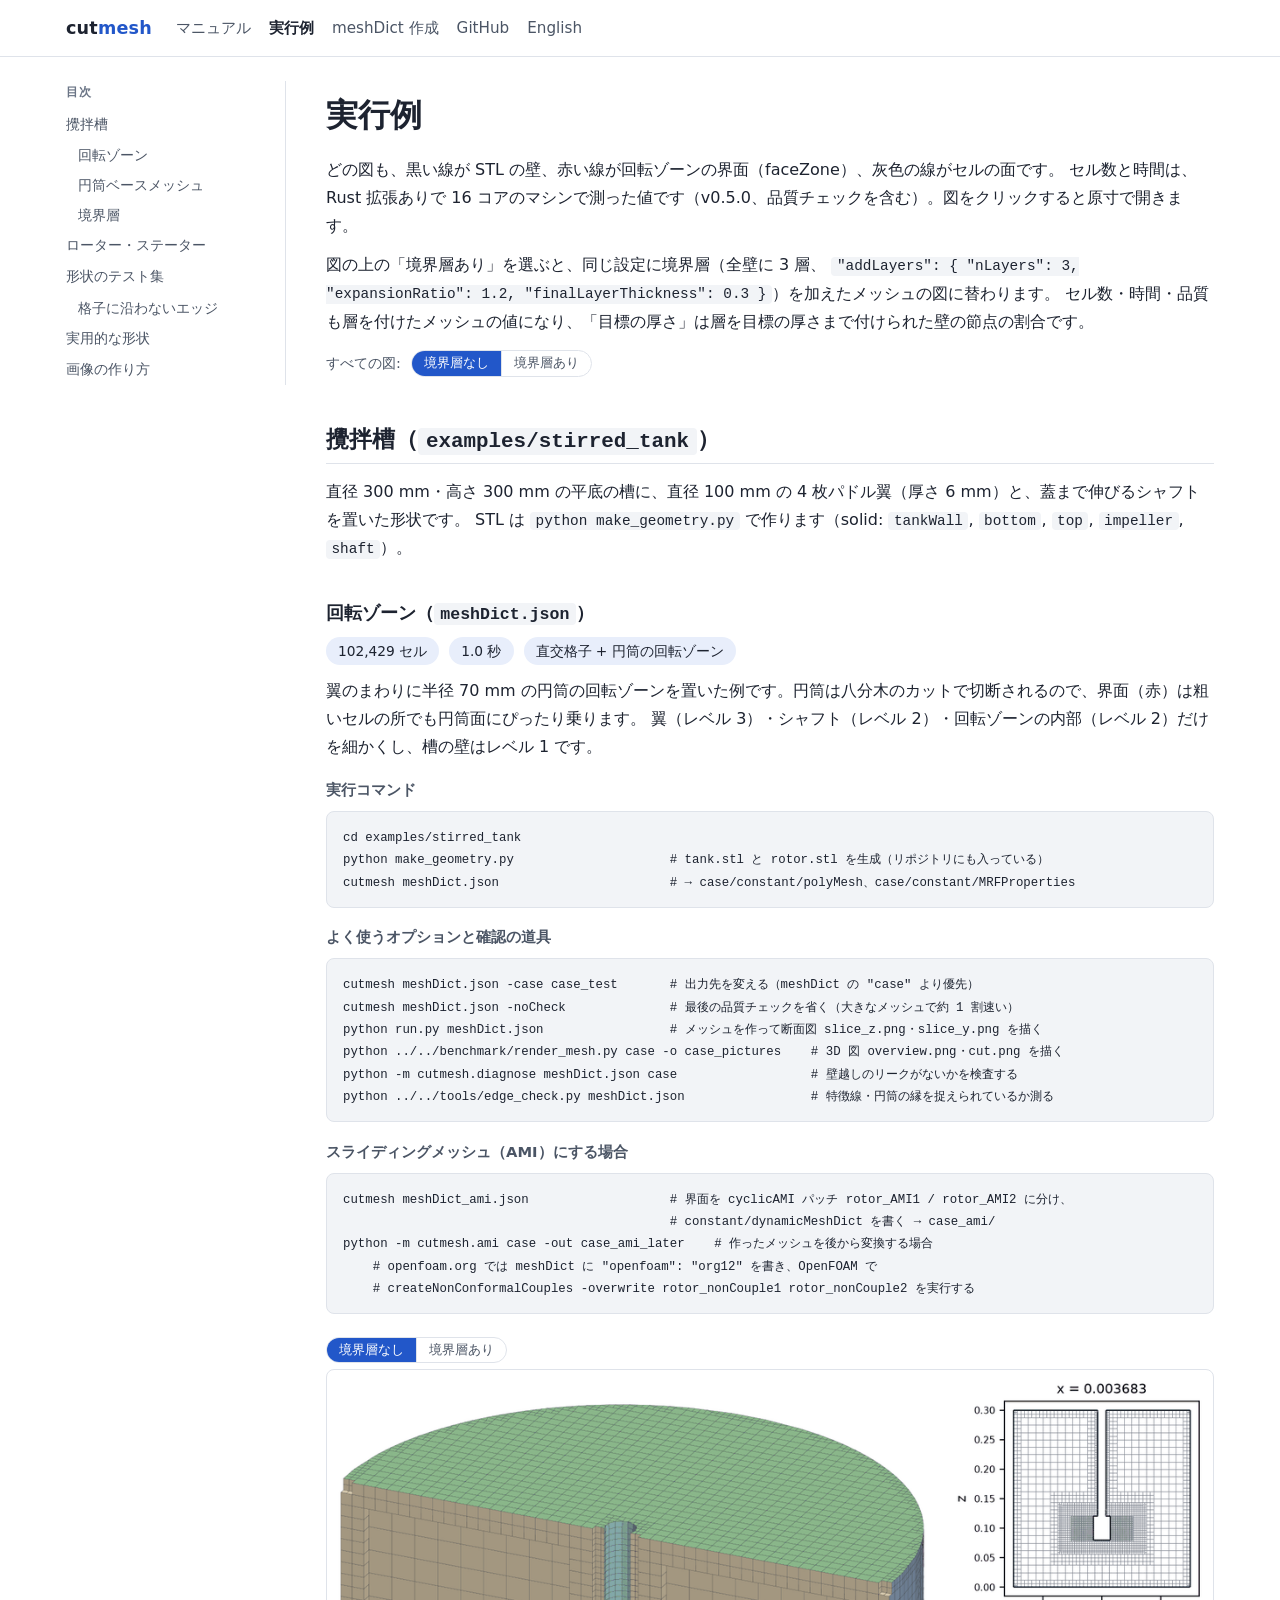
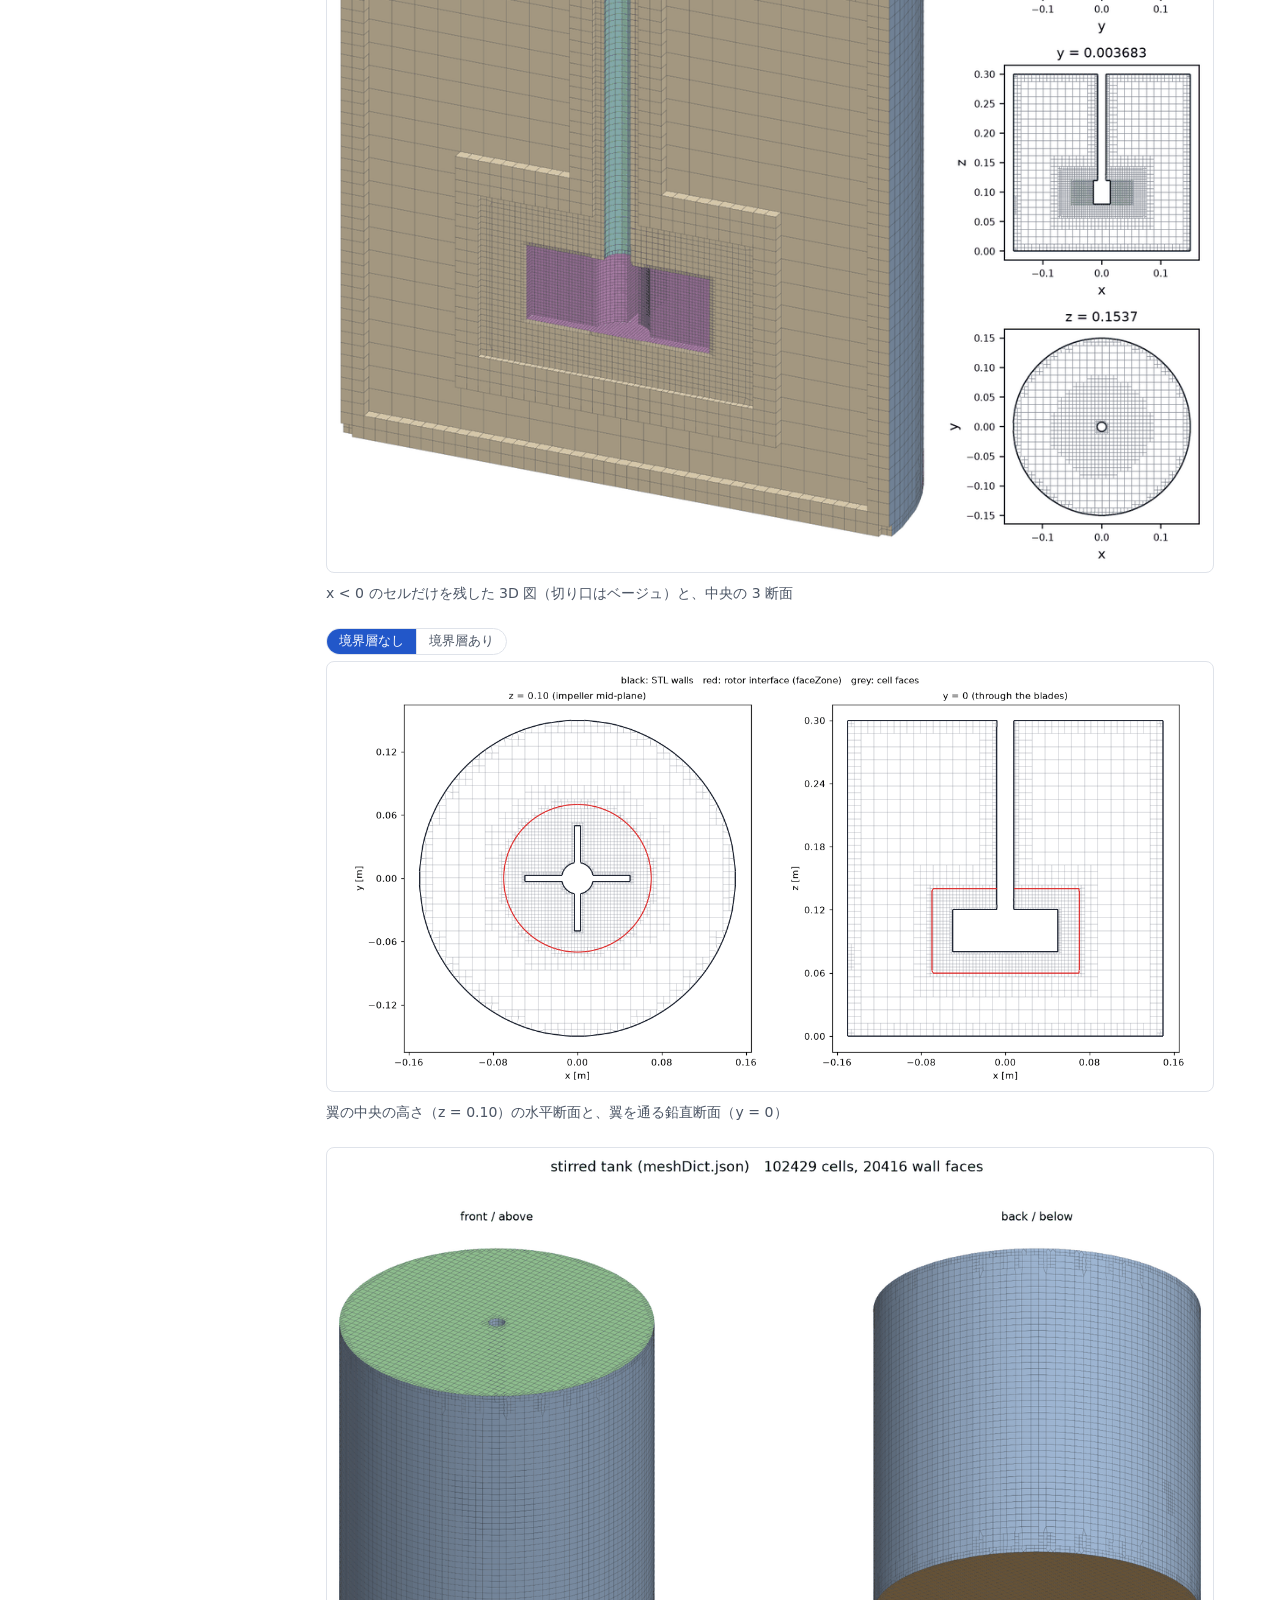
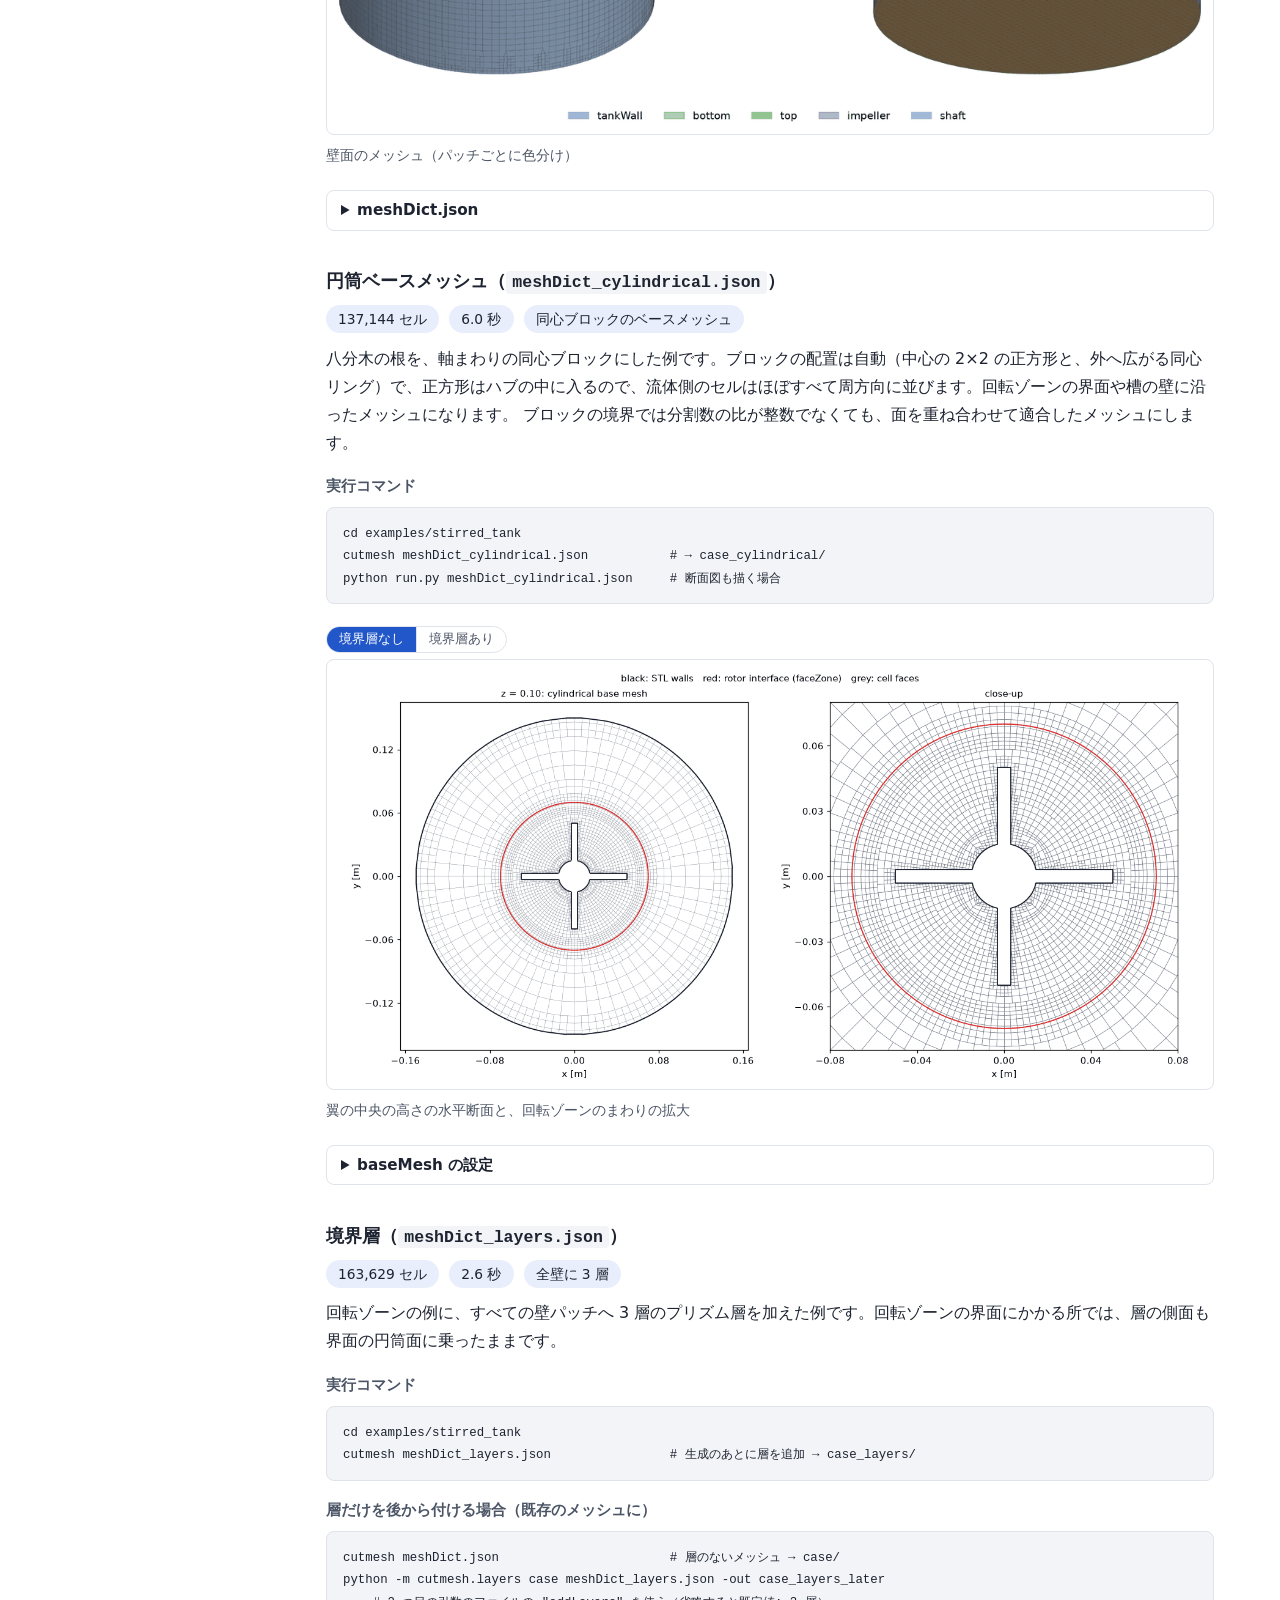
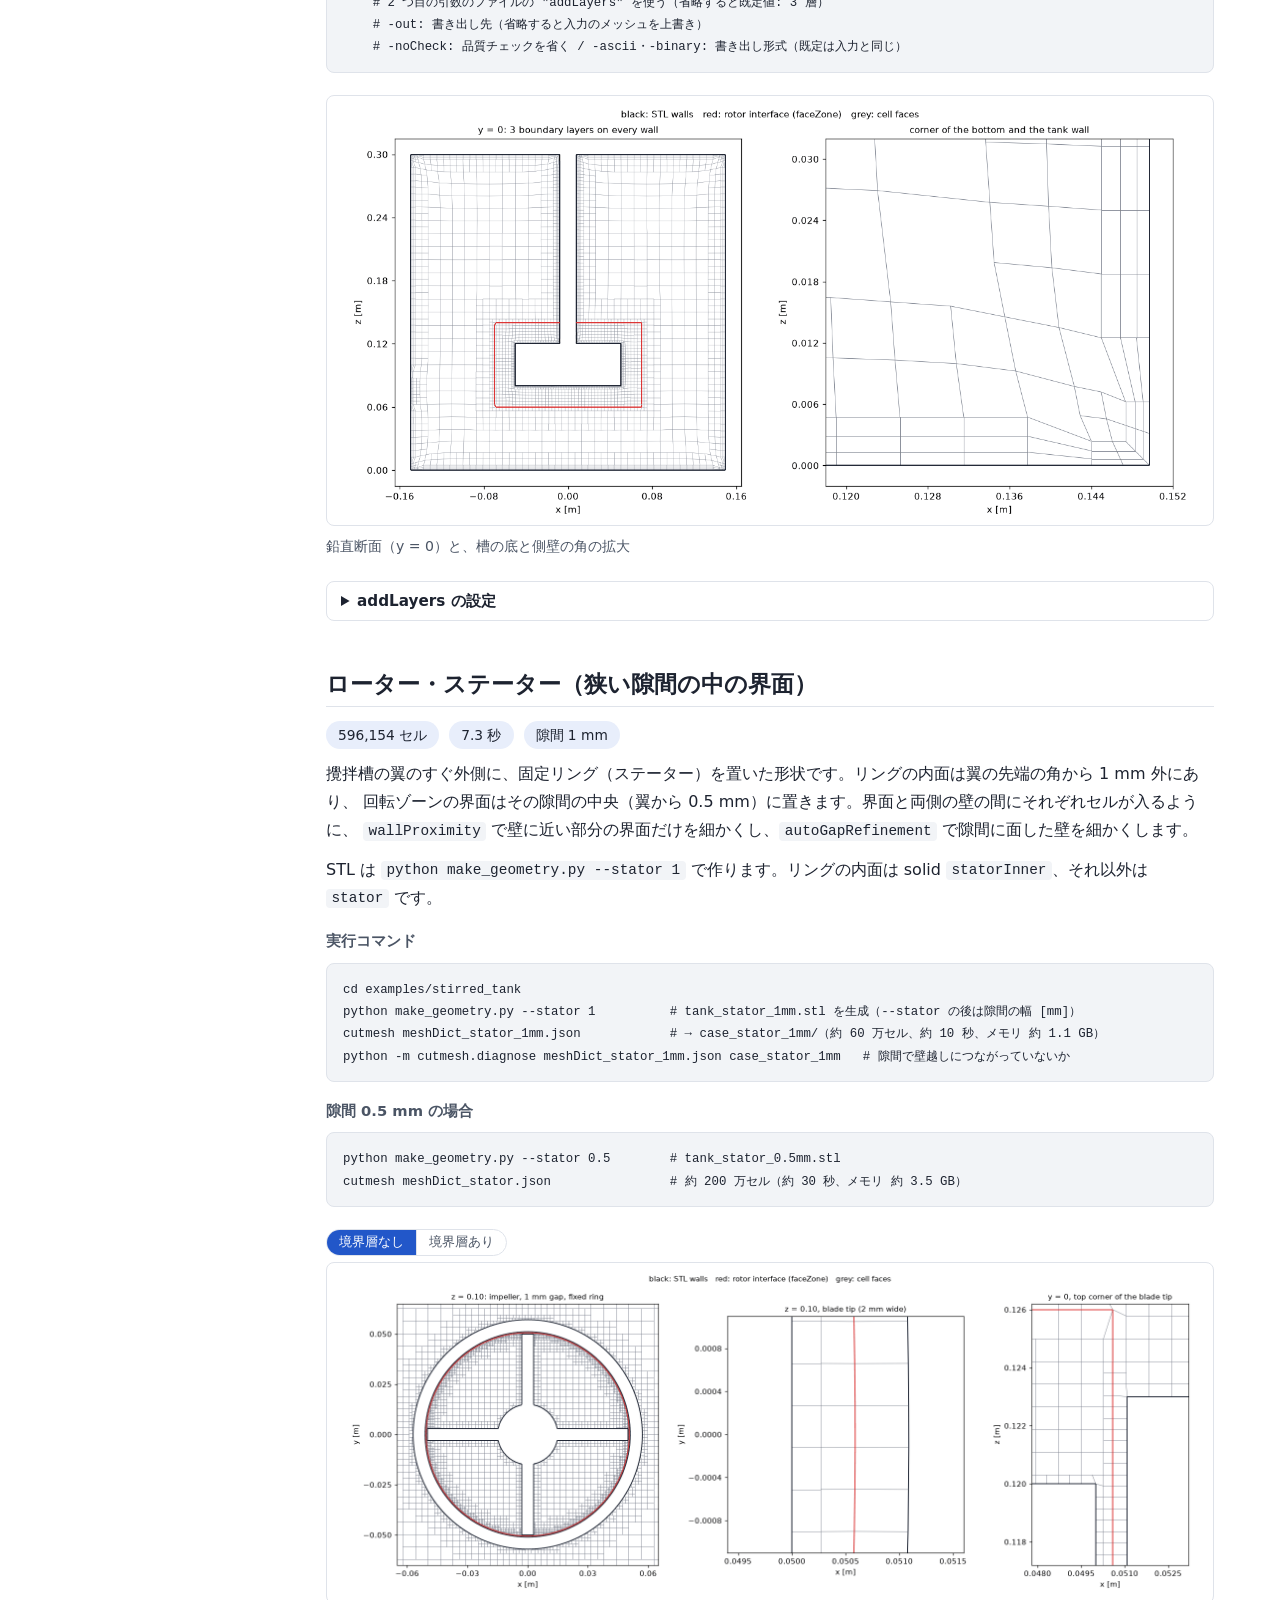
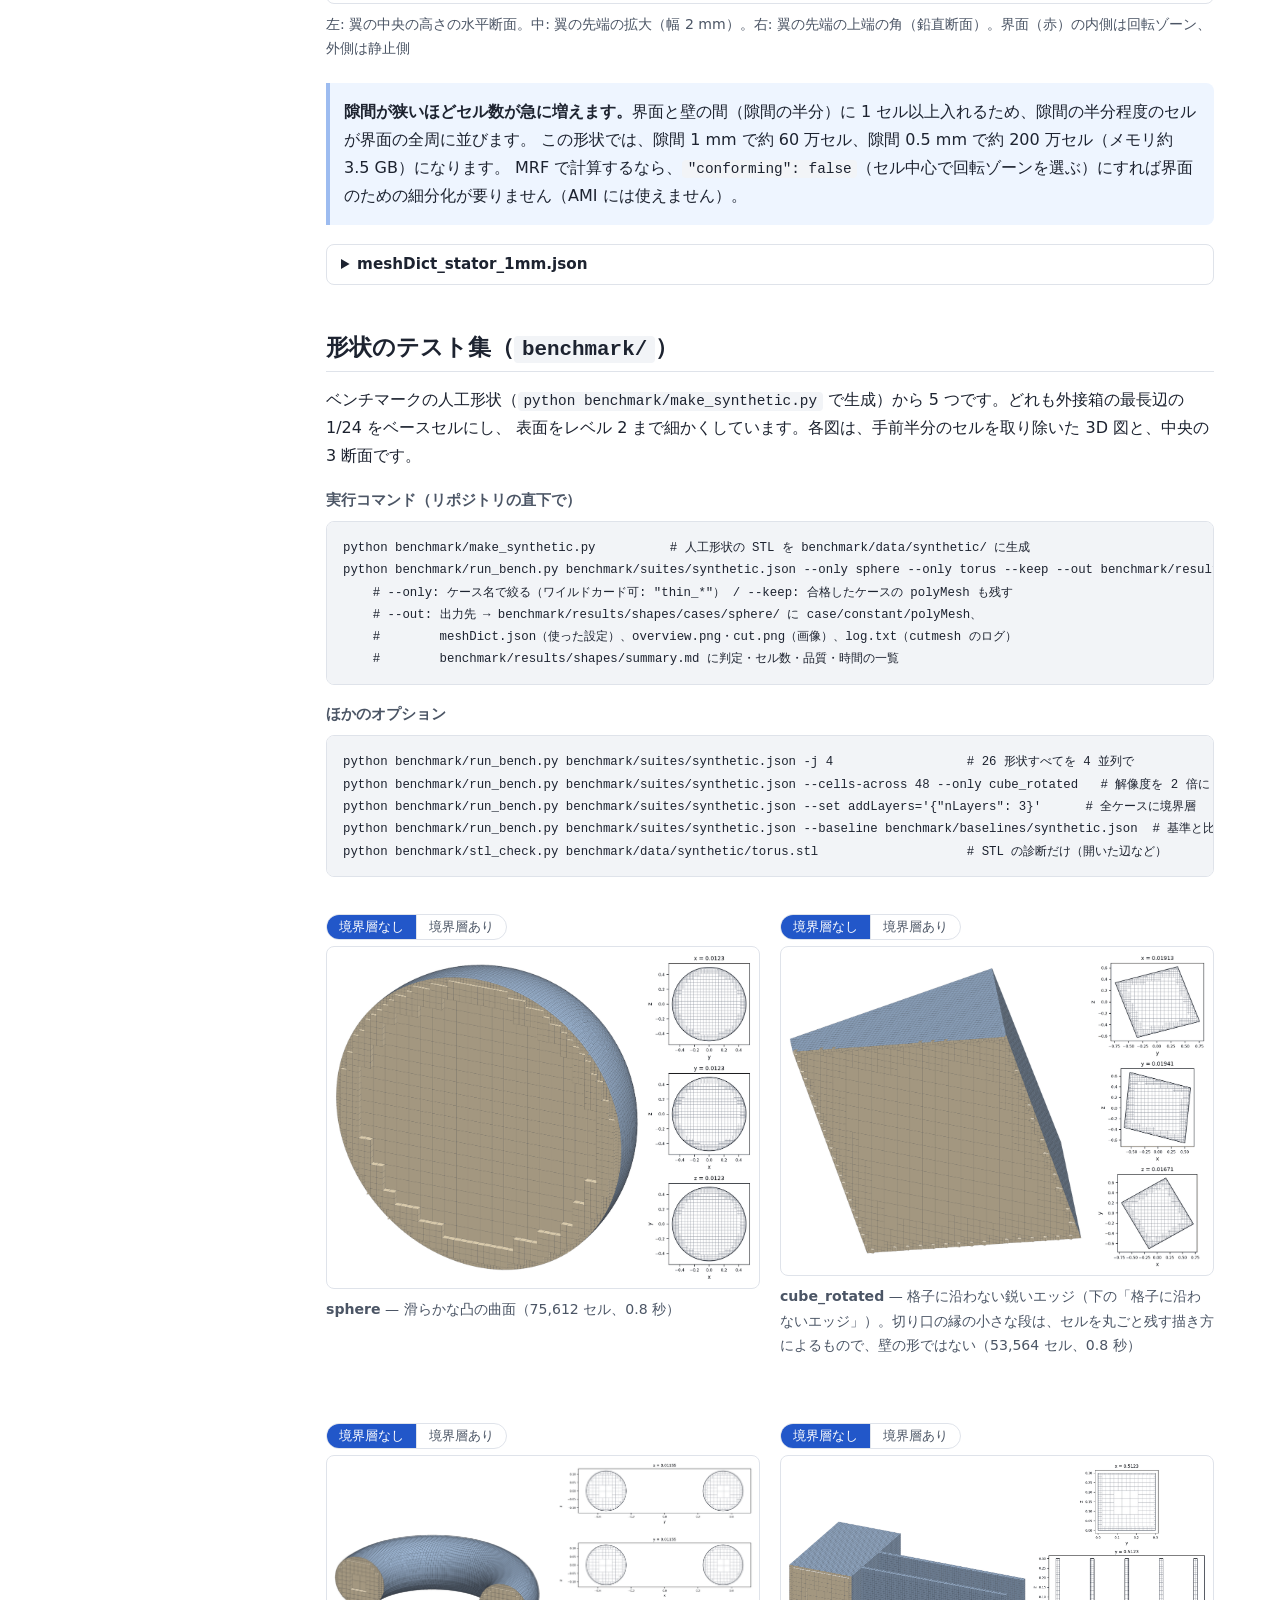
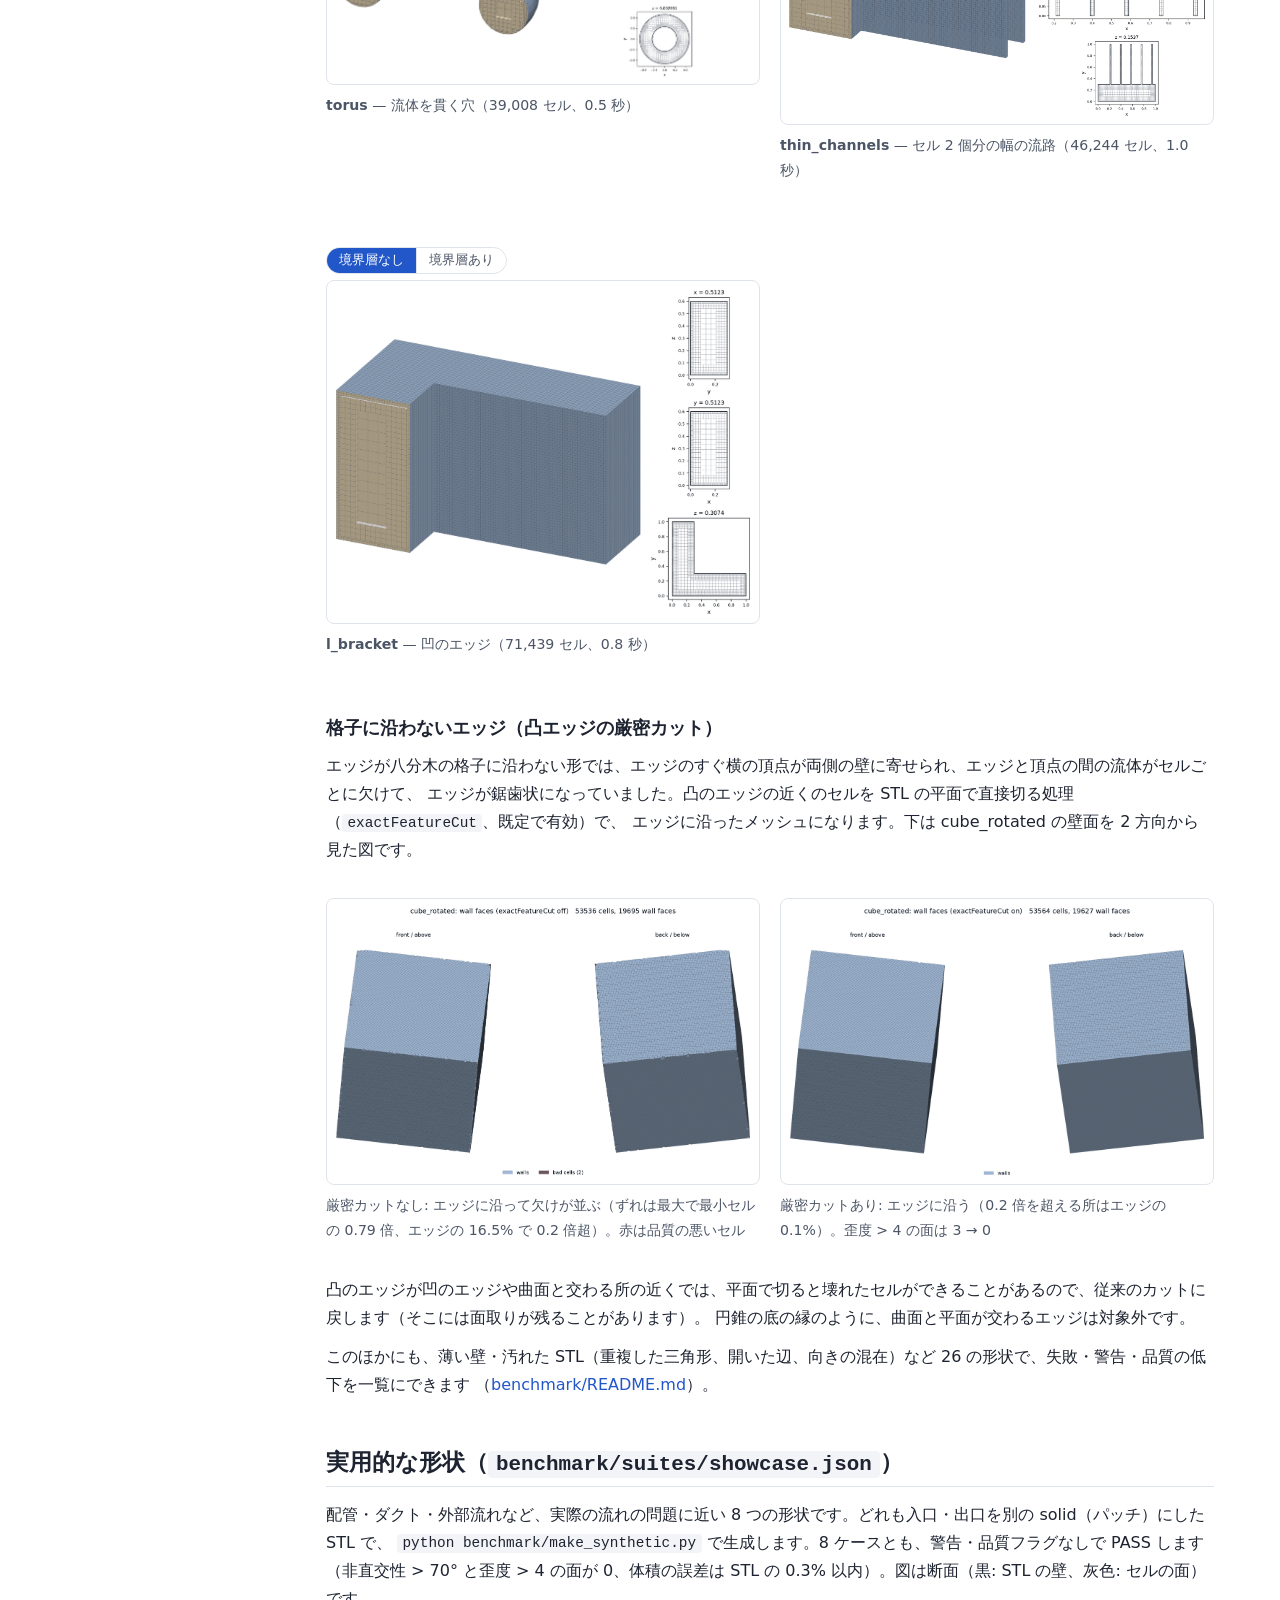
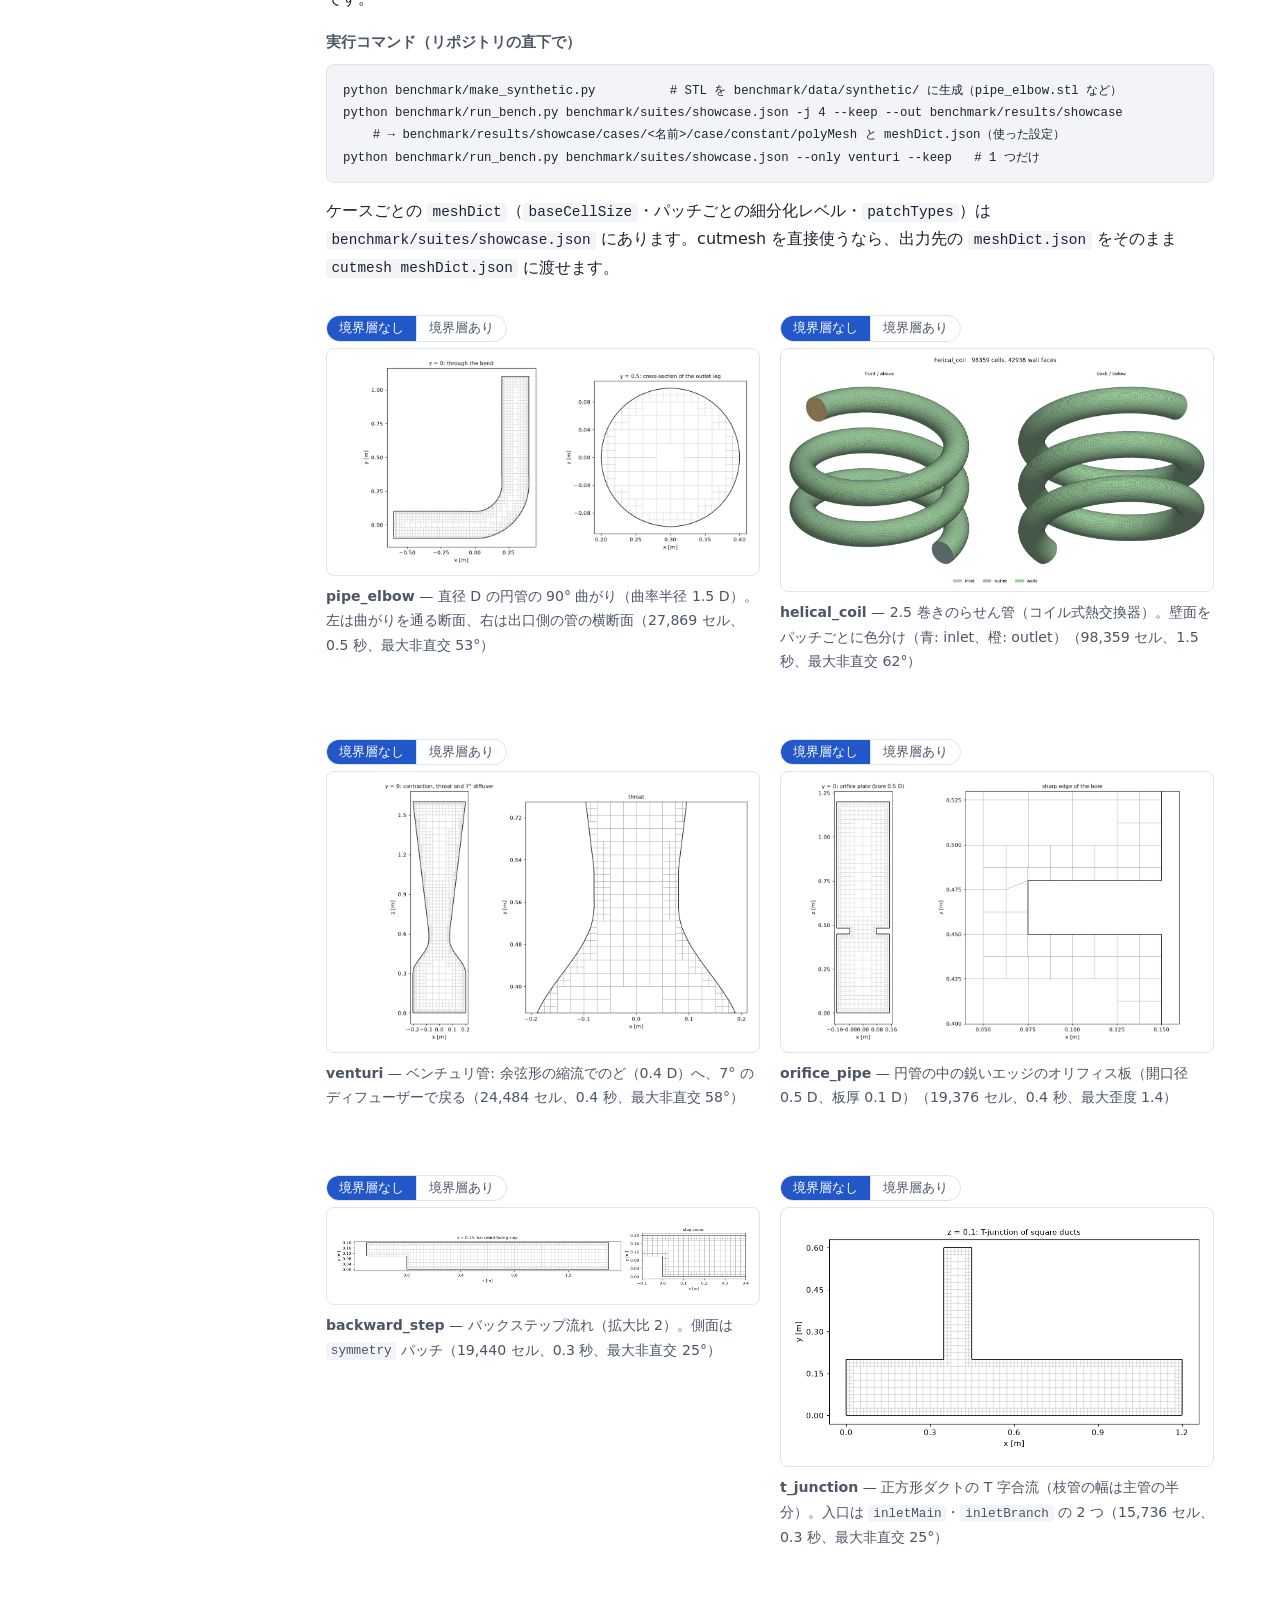
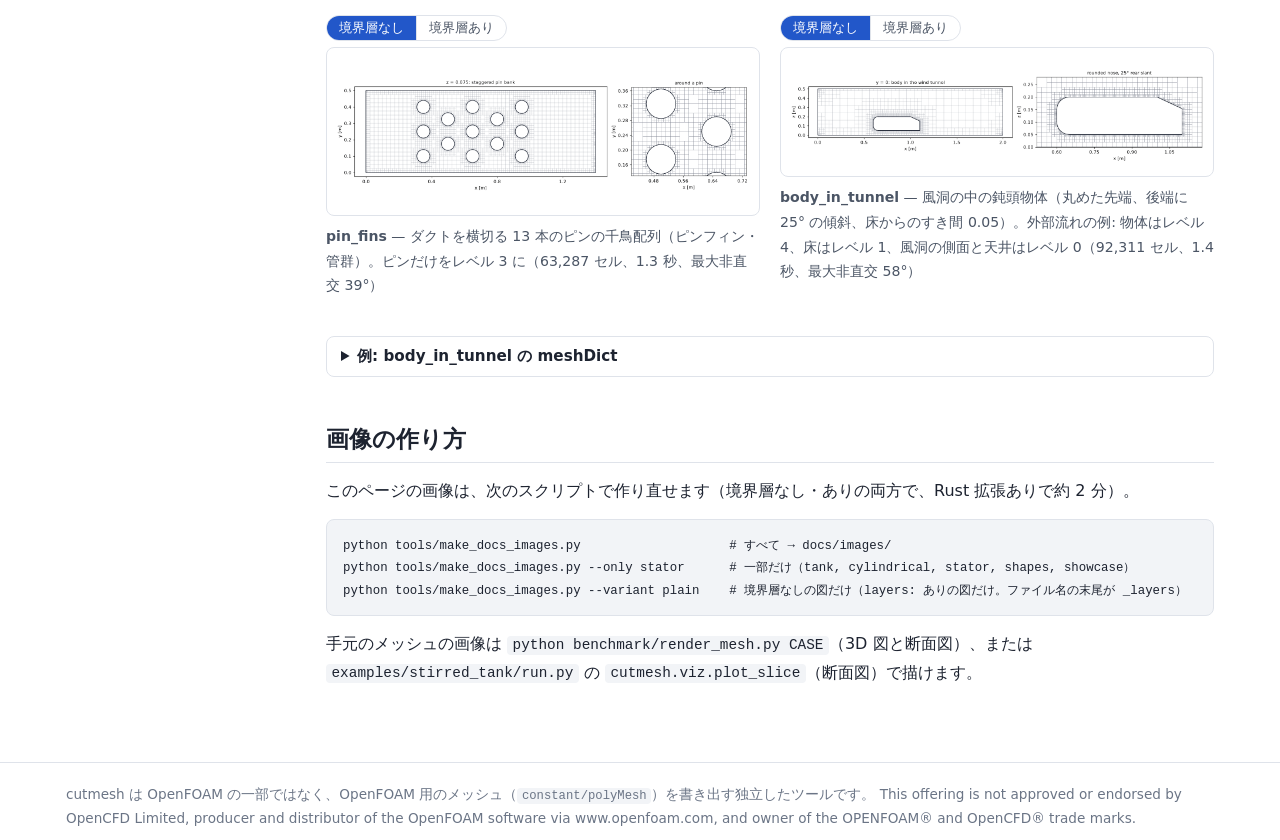
<file: docs/examples.html>
<!doctype html>
<html lang="ja">
<head>
<meta charset="utf-8">
<meta name="viewport" content="width=device-width, initial-scale=1">
<title>実行例 — cutmesh</title>
<meta name="description" content="cutmesh で作ったメッシュの例: 攪拌槽（回転ゾーン、円筒ベースメッシュ、境界層）、ローター・ステーターの狭い隙間、形状のテスト集、配管・ダクト・外部流れの例。どの図も境界層ありの図に切り替えられる">
<link rel="stylesheet" href="style.css">
<link rel="alternate" hreflang="en" href="en/examples.html">
</head>
<body>
<header class="site-header"><div class="inner">
  <a class="brand" href="index.html">cut<span>mesh</span></a>
  <nav class="site-nav">
    <a href="manual.html">マニュアル</a>
    <a href="examples.html" aria-current="page">実行例</a>
    <a href="meshdict.html">meshDict 作成</a>
    <a href="https://github.com/mmer547/cutmesh">GitHub</a>
    <a href="en/examples.html" lang="en" hreflang="en">English</a>
  </nav>
</div></header>

<main class="page doc">
<nav class="toc" aria-label="目次">
  <strong>目次</strong>
  <ol>
    <li><a href="#tank">攪拌槽</a>
      <ol>
        <li><a href="#tank-zone">回転ゾーン</a></li>
        <li><a href="#tank-cyl">円筒ベースメッシュ</a></li>
        <li><a href="#tank-layers">境界層</a></li>
      </ol>
    </li>
    <li><a href="#stator">ローター・ステーター</a></li>
    <li><a href="#shapes">形状のテスト集</a>
      <ol><li><a href="#tilted-edges">格子に沿わないエッジ</a></li></ol>
    </li>
    <li><a href="#showcase">実用的な形状</a></li>
    <li><a href="#reproduce">画像の作り方</a></li>
  </ol>
</nav>

<article class="content">
<h1>実行例</h1>
<p>どの図も、黒い線が STL の壁、赤い線が回転ゾーンの界面（faceZone）、灰色の線がセルの面です。
セル数と時間は、Rust 拡張ありで 16 コアのマシンで測った値です（v0.5.0、品質チェックを含む）。図をクリックすると原寸で開きます。</p>
<p>図の上の「境界層あり」を選ぶと、同じ設定に境界層（全壁に 3 層、
<code>"addLayers": { "nLayers": 3, "expansionRatio": 1.2, "finalLayerThickness": 0.3 }</code>）を加えたメッシュの図に替わります。
セル数・時間・品質も層を付けたメッシュの値になり、「目標の厚さ」は層を目標の厚さまで付けられた壁の節点の割合です。</p>
<div class="layer-switch" id="layer-switch" data-figure-label="境界層" hidden>
  <span>すべての図:</span>
  <div class="vswitch" role="group" aria-label="すべての図の境界層">
    <button type="button" data-set="plain" aria-pressed="true">境界層なし</button><button type="button" data-set="layers" aria-pressed="false">境界層あり</button>
  </div>
</div>

<h2 id="tank">攪拌槽（<code>examples/stirred_tank</code>）</h2>
<p>直径 300 mm・高さ 300 mm の平底の槽に、直径 100 mm の 4 枚パドル翼（厚さ 6 mm）と、蓋まで伸びるシャフトを置いた形状です。
STL は <code>python make_geometry.py</code> で作ります（solid: <code>tankWall</code>, <code>bottom</code>, <code>top</code>, <code>impeller</code>, <code>shaft</code>）。</p>

<section class="example" id="tank-zone">
<h3>回転ゾーン（<code>meshDict.json</code>）</h3>
<ul class="stats"><li><span data-stat="tank.cells">102,429</span> セル</li><li><span data-stat="tank.seconds">1.0</span> 秒</li><li>直交格子 + 円筒の回転ゾーン</li></ul>
<p>翼のまわりに半径 70 mm の円筒の回転ゾーンを置いた例です。円筒は八分木のカットで切断されるので、界面（赤）は粗いセルの所でも円筒面にぴったり乗ります。
翼（レベル 3）・シャフト（レベル 2）・回転ゾーンの内部（レベル 2）だけを細かくし、槽の壁はレベル 1 です。</p>
<p class="cmd-label">実行コマンド</p>
<pre><code>cd examples/stirred_tank
python make_geometry.py                     # tank.stl と rotor.stl を生成（リポジトリにも入っている）
cutmesh meshDict.json                       # → case/constant/polyMesh、case/constant/MRFProperties</code></pre>
<p class="cmd-label">よく使うオプションと確認の道具</p>
<pre><code>cutmesh meshDict.json -case case_test       # 出力先を変える（meshDict の "case" より優先）
cutmesh meshDict.json -noCheck              # 最後の品質チェックを省く（大きなメッシュで約 1 割速い）
python run.py meshDict.json                 # メッシュを作って断面図 slice_z.png・slice_y.png を描く
python ../../benchmark/render_mesh.py case -o case_pictures    # 3D 図 overview.png・cut.png を描く
python -m cutmesh.diagnose meshDict.json case                  # 壁越しのリークがないかを検査する
python ../../tools/edge_check.py meshDict.json                 # 特徴線・円筒の縁を捉えられているか測る</code></pre>
<p class="cmd-label">スライディングメッシュ（AMI）にする場合</p>
<pre><code>cutmesh meshDict_ami.json                   # 界面を cyclicAMI パッチ rotor_AMI1 / rotor_AMI2 に分け、
                                            # constant/dynamicMeshDict を書く → case_ami/
python -m cutmesh.ami case -out case_ami_later    # 作ったメッシュを後から変換する場合
    # openfoam.org では meshDict に "openfoam": "org12" を書き、OpenFOAM で
    # createNonConformalCouples -overwrite rotor_nonCouple1 rotor_nonCouple2 を実行する</code></pre>
<figure class="vfig">
  <a class="img only-plain" href="images/tank_cut.png"><img src="images/tank_cut.png" alt="攪拌槽のメッシュ。手前半分のセルを取り除いた 3D 図と、x・y・z の断面" loading="lazy"></a>
    <a class="img only-layers" href="images/tank_cut_layers.png"><img src="images/tank_cut_layers.png" alt="攪拌槽のメッシュ。手前半分のセルを取り除いた 3D 図と、x・y・z の断面（境界層あり）" loading="lazy"></a>
  <figcaption>x &lt; 0 のセルだけを残した 3D 図（切り口はベージュ）と、中央の 3 断面<span class="only-layers">。境界層あり（<code>meshDict_layers.json</code>、<span data-stat="tank_layers.cells">163,629</span> セル、<span data-stat="tank_layers.seconds">2.6</span> 秒、目標の厚さ <span data-stat="tank_layers.layerFull">97.7</span>%）</span></figcaption>
</figure>
<figure class="vfig">
  <a class="img only-plain" href="images/tank_slices.png"><img src="images/tank_slices.png" alt="翼の中央の高さの水平断面と、翼を通る鉛直断面" loading="lazy"></a>
    <a class="img only-layers" href="images/tank_slices_layers.png"><img src="images/tank_slices_layers.png" alt="翼の中央の高さの水平断面と、翼を通る鉛直断面（境界層あり）" loading="lazy"></a>
  <figcaption>翼の中央の高さ（z = 0.10）の水平断面と、翼を通る鉛直断面（y = 0）<span class="only-layers">。境界層あり（<code>meshDict_layers.json</code>）</span></figcaption>
</figure>
<figure>
  <a class="img" href="images/tank_overview.png"><img src="images/tank_overview.png" alt="壁面のメッシュを 2 方向から見た図。パッチごとに色分け" loading="lazy"></a>
  <figcaption>壁面のメッシュ（パッチごとに色分け）</figcaption>
</figure>
<details>
  <summary>meshDict.json</summary>
<pre><code>{
  "domain": "tank.stl",
  "baseCellSize": 0.0125,
  "surfaceRefinement": { "default": 1, "impeller": 3, "shaft": 2 },
  "featureLevel": 2,
  "bufferLayers": 2,
  "snapTolerance": 0.3,
  "mergeRatio": 0.25,
  "rotatingZones": [
    {
      "name": "rotor",
      "cylinder": { "point1": [0, 0, 0.06], "point2": [0, 0, 0.14], "radius": 0.07 },
      "surfaceLevel": 2,
      "volumeLevel": 2,
      "omega": 31.416
    }
  ],
  "patchTypes": { "top": "wall" },
  "case": "case"
}</code></pre>
</details>
</section>

<section class="example" id="tank-cyl">
<h3>円筒ベースメッシュ（<code>meshDict_cylindrical.json</code>）</h3>
<ul class="stats"><li><span data-stat="cylindrical.cells">137,144</span> セル</li><li><span data-stat="cylindrical.seconds">6.0</span> 秒</li><li>同心ブロックのベースメッシュ</li></ul>
<p>八分木の根を、軸まわりの同心ブロックにした例です。ブロックの配置は自動（中心の 2×2 の正方形と、外へ広がる同心リング）で、正方形はハブの中に入るので、流体側のセルはほぼすべて周方向に並びます。回転ゾーンの界面や槽の壁に沿ったメッシュになります。
ブロックの境界では分割数の比が整数でなくても、面を重ね合わせて適合したメッシュにします。</p>
<p class="cmd-label">実行コマンド</p>
<pre><code>cd examples/stirred_tank
cutmesh meshDict_cylindrical.json           # → case_cylindrical/
python run.py meshDict_cylindrical.json     # 断面図も描く場合</code></pre>
<figure class="vfig">
  <a class="img only-plain" href="images/cylindrical_slices.png"><img src="images/cylindrical_slices.png" alt="円筒ベースメッシュの水平断面と、その中央の拡大" loading="lazy"></a>
    <a class="img only-layers" href="images/cylindrical_slices_layers.png"><img src="images/cylindrical_slices_layers.png" alt="円筒ベースメッシュの水平断面と、その中央の拡大（境界層あり）" loading="lazy"></a>
  <figcaption>翼の中央の高さの水平断面と、回転ゾーンのまわりの拡大<span class="only-layers">。境界層あり（<span data-stat="cylindrical_layers.cells">199,076</span> セル、<span data-stat="cylindrical_layers.seconds">7.9</span> 秒、目標の厚さ <span data-stat="cylindrical_layers.layerFull">87.0</span>%）</span></figcaption>
</figure>
<details>
  <summary>baseMesh の設定</summary>
<pre><code>"baseMesh": {
  "type": "cylindrical",
  "origin": [0, 0, 0],
  "axis": [0, 0, 1],
  "nz": 24
}</code></pre>
<p>ログに出る自動配置: 中心 2×2（半幅 11.9 mm）、半径 23.8 / 34.8 / 58.4 / 91.8 / 158.3 mm、周方向 8 / 16 / 24 / 36 / 64 分割。翼の先端（50.1 mm）・回転ゾーン（70 mm）・槽の壁（150 mm）は層の 1/3 の位置に来る。</p>
</details>
</section>

<section class="example" id="tank-layers">
<h3>境界層（<code>meshDict_layers.json</code>）</h3>
<ul class="stats"><li><span data-stat="layers.cells">163,629</span> セル</li><li><span data-stat="layers.seconds">2.6</span> 秒</li><li>全壁に 3 層</li></ul>
<p>回転ゾーンの例に、すべての壁パッチへ 3 層のプリズム層を加えた例です。回転ゾーンの界面にかかる所では、層の側面も界面の円筒面に乗ったままです。</p>
<p class="cmd-label">実行コマンド</p>
<pre><code>cd examples/stirred_tank
cutmesh meshDict_layers.json                # 生成のあとに層を追加 → case_layers/</code></pre>
<p class="cmd-label">層だけを後から付ける場合（既存のメッシュに）</p>
<pre><code>cutmesh meshDict.json                       # 層のないメッシュ → case/
python -m cutmesh.layers case meshDict_layers.json -out case_layers_later
    # 2 つ目の引数のファイルの "addLayers" を使う（省略すると既定値: 3 層）
    # -out: 書き出し先（省略すると入力のメッシュを上書き）
    # -noCheck: 品質チェックを省く / -ascii・-binary: 書き出し形式（既定は入力と同じ）</code></pre>
<figure>
  <a class="img" href="images/layers_slices.png"><img src="images/layers_slices.png" alt="境界層つきの鉛直断面と、槽の底と側壁の角の拡大" loading="lazy"></a>
  <figcaption>鉛直断面（y = 0）と、槽の底と側壁の角の拡大</figcaption>
</figure>
<details>
  <summary>addLayers の設定</summary>
<pre><code>"addLayers": { "nLayers": 3, "expansionRatio": 1.2, "finalLayerThickness": 0.3 }</code></pre>
</details>
</section>

<h2 id="stator">ローター・ステーター（狭い隙間の中の界面）</h2>
<ul class="stats"><li><span data-stat="stator_1mm.cells">596,154</span> セル</li><li><span data-stat="stator_1mm.seconds">7.3</span> 秒</li><li>隙間 1 mm</li></ul>
<p>攪拌槽の翼のすぐ外側に、固定リング（ステーター）を置いた形状です。リングの内面は翼の先端の角から 1 mm 外にあり、
回転ゾーンの界面はその隙間の中央（翼から 0.5 mm）に置きます。界面と両側の壁の間にそれぞれセルが入るように、
<code>wallProximity</code> で壁に近い部分の界面だけを細かくし、<code>autoGapRefinement</code> で隙間に面した壁を細かくします。</p>
<p>STL は <code>python make_geometry.py --stator 1</code> で作ります。リングの内面は solid <code>statorInner</code>、それ以外は <code>stator</code> です。</p>
<p class="cmd-label">実行コマンド</p>
<pre><code>cd examples/stirred_tank
python make_geometry.py --stator 1          # tank_stator_1mm.stl を生成（--stator の後は隙間の幅 [mm]）
cutmesh meshDict_stator_1mm.json            # → case_stator_1mm/（約 60 万セル、約 10 秒、メモリ 約 1.1 GB）
python -m cutmesh.diagnose meshDict_stator_1mm.json case_stator_1mm   # 隙間で壁越しにつながっていないか</code></pre>
<p class="cmd-label">隙間 0.5 mm の場合</p>
<pre><code>python make_geometry.py --stator 0.5        # tank_stator_0.5mm.stl
cutmesh meshDict_stator.json                # 約 200 万セル（約 30 秒、メモリ 約 3.5 GB）</code></pre>
<figure class="vfig">
  <a class="img only-plain" href="images/stator_gap.png"><img src="images/stator_gap.png" alt="翼と固定リングの水平断面、翼の先端の 2 mm 角の拡大、翼の上端の角の鉛直断面" loading="lazy"></a>
    <a class="img only-layers" href="images/stator_gap_layers.png"><img src="images/stator_gap_layers.png" alt="翼と固定リングの水平断面、翼の先端の 2 mm 角の拡大、翼の上端の角の鉛直断面（境界層あり）" loading="lazy"></a>
  <figcaption>左: 翼の中央の高さの水平断面。中: 翼の先端の拡大（幅 2 mm）。右: 翼の先端の上端の角（鉛直断面）。界面（赤）の内側は回転ゾーン、外側は静止側<span class="only-layers">。境界層あり（<span data-stat="stator_1mm_layers.cells">982,245</span> セル、<span data-stat="stator_1mm_layers.seconds">34</span> 秒、目標の厚さ <span data-stat="stator_1mm_layers.layerFull">77.2</span>%）。翼の先端と固定リングの間の隙間（中の図）には、層がほとんど付かない</span></figcaption>
</figure>
<div class="note">
  <p><strong>隙間が狭いほどセル数が急に増えます。</strong>界面と壁の間（隙間の半分）に 1 セル以上入れるため、隙間の半分程度のセルが界面の全周に並びます。
  この形状では、隙間 1 mm で約 60 万セル、隙間 0.5 mm で約 200 万セル（メモリ約 3.5 GB）になります。
  MRF で計算するなら、<code>"conforming": false</code>（セル中心で回転ゾーンを選ぶ）にすれば界面のための細分化が要りません（AMI には使えません）。</p>
</div>
<details>
  <summary>meshDict_stator_1mm.json</summary>
<pre><code>{
  "domain": "tank_stator_1mm.stl",
  "baseCellSize": 0.0125,
  "surfaceRefinement": { "default": 1, "impeller": 3, "shaft": 2, "stator": 3, "statorInner": 3 },
  "featureLevel": 2,
  "bufferLayers": 2,
  "snapTolerance": 0.3,
  "mergeRatio": 0.25,
  "autoGapRefinement": { "cellsAcross": 2, "maxLevel": 5 },
  "rotatingZones": [
    {
      "name": "rotor",
      "cylinder": { "point1": [0, 0, 0.074], "point2": [0, 0, 0.126], "radius": 0.05059 },
      "surfaceLevel": 3,
      "volumeLevel": 2,
      "wallProximity": { "distance": 0.001, "level": 5 },
      "omega": 31.416
    }
  ],
  "patchTypes": { "top": "wall" },
  "case": "case_stator_1mm"
}</code></pre>
<p>隙間 0.5 mm の設定は <code>examples/stirred_tank/meshDict_stator.json</code> にあります（<code>maxLevel</code>・<code>level</code> を 6 にする）。</p>
</details>

<h2 id="shapes">形状のテスト集（<code>benchmark/</code>）</h2>
<p>ベンチマークの人工形状（<code>python benchmark/make_synthetic.py</code> で生成）から 5 つです。どれも外接箱の最長辺の 1/24 をベースセルにし、
表面をレベル 2 まで細かくしています。各図は、手前半分のセルを取り除いた 3D 図と、中央の 3 断面です。</p>
<p class="cmd-label">実行コマンド（リポジトリの直下で）</p>
<pre><code>python benchmark/make_synthetic.py          # 人工形状の STL を benchmark/data/synthetic/ に生成
python benchmark/run_bench.py benchmark/suites/synthetic.json --only sphere --only torus --keep --out benchmark/results/shapes
    # --only: ケース名で絞る（ワイルドカード可: "thin_*"） / --keep: 合格したケースの polyMesh も残す
    # --out: 出力先 → benchmark/results/shapes/cases/sphere/ に case/constant/polyMesh、
    #        meshDict.json（使った設定）、overview.png・cut.png（画像）、log.txt（cutmesh のログ）
    #        benchmark/results/shapes/summary.md に判定・セル数・品質・時間の一覧</code></pre>
<p class="cmd-label">ほかのオプション</p>
<pre><code>python benchmark/run_bench.py benchmark/suites/synthetic.json -j 4                  # 26 形状すべてを 4 並列で
python benchmark/run_bench.py benchmark/suites/synthetic.json --cells-across 48 --only cube_rotated   # 解像度を 2 倍に
python benchmark/run_bench.py benchmark/suites/synthetic.json --set addLayers='{"nLayers": 3}'      # 全ケースに境界層
python benchmark/run_bench.py benchmark/suites/synthetic.json --baseline benchmark/baselines/synthetic.json  # 基準と比べる
python benchmark/stl_check.py benchmark/data/synthetic/torus.stl                    # STL の診断だけ（開いた辺など）</code></pre>
<div class="grid two">
  <figure class="vfig">
    <a class="img only-plain" href="images/shape_sphere.png"><img src="images/shape_sphere.png" alt="球の内部のメッシュ" loading="lazy"></a>
    <a class="img only-layers" href="images/shape_sphere_layers.png"><img src="images/shape_sphere_layers.png" alt="球の内部のメッシュ（境界層あり）" loading="lazy"></a>
    <figcaption><strong>sphere</strong> — 滑らかな凸の曲面（<span class="only-plain"><span data-stat="sphere.cells">75,612</span> セル、<span data-stat="sphere.seconds">0.8</span> 秒</span><span class="only-layers">境界層あり、<span data-stat="sphere_layers.cells">147,636</span> セル、<span data-stat="sphere_layers.seconds">2.1</span> 秒、目標の厚さ <span data-stat="sphere_layers.layerFull">98.9</span>%</span>）</figcaption>
  </figure>
  <figure class="vfig">
    <a class="img only-plain" href="images/shape_cube_rotated.png"><img src="images/shape_cube_rotated.png" alt="格子に対して傾いた立方体の内部のメッシュ" loading="lazy"></a>
    <a class="img only-layers" href="images/shape_cube_rotated_layers.png"><img src="images/shape_cube_rotated_layers.png" alt="格子に対して傾いた立方体の内部のメッシュ（境界層あり）" loading="lazy"></a>
    <figcaption><strong>cube_rotated</strong> — 格子に沿わない鋭いエッジ（下の「格子に沿わないエッジ」）。切り口の縁の小さな段は、セルを丸ごと残す描き方によるもので、壁の形ではない（<span class="only-plain"><span data-stat="cube_rotated.cells">53,564</span> セル、<span data-stat="cube_rotated.seconds">0.8</span> 秒</span><span class="only-layers">境界層あり、<span data-stat="cube_rotated_layers.cells">112,271</span> セル、<span data-stat="cube_rotated_layers.seconds">2.4</span> 秒、目標の厚さ <span data-stat="cube_rotated_layers.layerFull">92.5</span>%</span>）</figcaption>
  </figure>
  <figure class="vfig">
    <a class="img only-plain" href="images/shape_torus.png"><img src="images/shape_torus.png" alt="トーラスの内部のメッシュ" loading="lazy"></a>
    <a class="img only-layers" href="images/shape_torus_layers.png"><img src="images/shape_torus_layers.png" alt="トーラスの内部のメッシュ（境界層あり）" loading="lazy"></a>
    <figcaption><strong>torus</strong> — 流体を貫く穴（<span class="only-plain"><span data-stat="torus.cells">39,008</span> セル、<span data-stat="torus.seconds">0.5</span> 秒</span><span class="only-layers">境界層あり、<span data-stat="torus_layers.cells">84,596</span> セル、<span data-stat="torus_layers.seconds">1.4</span> 秒、目標の厚さ <span data-stat="torus_layers.layerFull">95.3</span>%</span>）</figcaption>
  </figure>
  <figure class="vfig">
    <a class="img only-plain" href="images/shape_thin_channels.png"><img src="images/shape_thin_channels.png" alt="幅の狭い流路のメッシュ" loading="lazy"></a>
    <a class="img only-layers" href="images/shape_thin_channels_layers.png"><img src="images/shape_thin_channels_layers.png" alt="幅の狭い流路のメッシュ（境界層あり）" loading="lazy"></a>
    <figcaption><strong>thin_channels</strong> — セル 2 個分の幅の流路（<span class="only-plain"><span data-stat="thin_channels.cells">46,244</span> セル、<span data-stat="thin_channels.seconds">1.0</span> 秒</span><span class="only-layers">境界層あり、<span data-stat="thin_channels_layers.cells">146,819</span> セル、<span data-stat="thin_channels_layers.seconds">2.5</span> 秒、目標の厚さ <span data-stat="thin_channels_layers.layerFull">98.0</span>%</span>）</figcaption>
  </figure>
  <figure class="vfig">
    <a class="img only-plain" href="images/shape_l_bracket.png"><img src="images/shape_l_bracket.png" alt="L 字形のメッシュ" loading="lazy"></a>
    <a class="img only-layers" href="images/shape_l_bracket_layers.png"><img src="images/shape_l_bracket_layers.png" alt="L 字形のメッシュ（境界層あり）" loading="lazy"></a>
    <figcaption><strong>l_bracket</strong> — 凹のエッジ（<span class="only-plain"><span data-stat="l_bracket.cells">71,439</span> セル、<span data-stat="l_bracket.seconds">0.8</span> 秒</span><span class="only-layers">境界層あり、<span data-stat="l_bracket_layers.cells">166,617</span> セル、<span data-stat="l_bracket_layers.seconds">1.8</span> 秒、目標の厚さ <span data-stat="l_bracket_layers.layerFull">99.9</span>%</span>）</figcaption>
  </figure>
</div>
<h3 id="tilted-edges">格子に沿わないエッジ（凸エッジの厳密カット）</h3>
<p>エッジが八分木の格子に沿わない形では、エッジのすぐ横の頂点が両側の壁に寄せられ、エッジと頂点の間の流体がセルごとに欠けて、
エッジが鋸歯状になっていました。凸のエッジの近くのセルを STL の平面で直接切る処理（<code>exactFeatureCut</code>、既定で有効）で、
エッジに沿ったメッシュになります。下は cube_rotated の壁面を 2 方向から見た図です。</p>
<div class="grid two">
  <figure>
    <a class="img" href="images/shape_cube_rotated_walls_plain.png"><img src="images/shape_cube_rotated_walls_plain.png" alt="厳密カットなしの傾いた立方体の壁面。エッジに沿って欠けがあり、品質の悪いセルが赤く表示されている" loading="lazy"></a>
    <figcaption>厳密カットなし: エッジに沿って欠けが並ぶ（ずれは最大で最小セルの 0.79 倍、エッジの 16.5% で 0.2 倍超）。赤は品質の悪いセル</figcaption>
  </figure>
  <figure>
    <a class="img" href="images/shape_cube_rotated_walls.png"><img src="images/shape_cube_rotated_walls.png" alt="厳密カットありの傾いた立方体の壁面。エッジがまっすぐ" loading="lazy"></a>
    <figcaption>厳密カットあり: エッジに沿う（0.2 倍を超える所はエッジの 0.1%）。歪度 &gt; 4 の面は 3 → 0</figcaption>
  </figure>
</div>
<p>凸のエッジが凹のエッジや曲面と交わる所の近くでは、平面で切ると壊れたセルができることがあるので、従来のカットに戻します（そこには面取りが残ることがあります）。
円錐の底の縁のように、曲面と平面が交わるエッジは対象外です。</p>

<p>このほかにも、薄い壁・汚れた STL（重複した三角形、開いた辺、向きの混在）など 26 の形状で、失敗・警告・品質の低下を一覧にできます
（<a href="https://github.com/mmer547/cutmesh/tree/main/benchmark">benchmark/README.md</a>）。</p>

<h2 id="showcase">実用的な形状（<code>benchmark/suites/showcase.json</code>）</h2>
<p>配管・ダクト・外部流れなど、実際の流れの問題に近い 8 つの形状です。どれも入口・出口を別の solid（パッチ）にした STL で、
<code>python benchmark/make_synthetic.py</code> で生成します。8 ケースとも、警告・品質フラグなしで PASS します
（非直交性 &gt; 70° と歪度 &gt; 4 の面が 0、体積の誤差は STL の 0.3% 以内）。図は断面（黒: STL の壁、灰色: セルの面）です。</p>
<p class="cmd-label">実行コマンド（リポジトリの直下で）</p>
<pre><code>python benchmark/make_synthetic.py          # STL を benchmark/data/synthetic/ に生成（pipe_elbow.stl など）
python benchmark/run_bench.py benchmark/suites/showcase.json -j 4 --keep --out benchmark/results/showcase
    # → benchmark/results/showcase/cases/&lt;名前&gt;/case/constant/polyMesh と meshDict.json（使った設定）
python benchmark/run_bench.py benchmark/suites/showcase.json --only venturi --keep   # 1 つだけ</code></pre>
<p>ケースごとの <code>meshDict</code>（<code>baseCellSize</code>・パッチごとの細分化レベル・<code>patchTypes</code>）は
<code>benchmark/suites/showcase.json</code> にあります。cutmesh を直接使うなら、出力先の <code>meshDict.json</code> をそのまま
<code>cutmesh meshDict.json</code> に渡せます。</p>
<div class="grid two">
  <figure class="vfig">
    <a class="img only-plain" href="images/showcase_pipe_elbow.png"><img src="images/showcase_pipe_elbow.png" alt="円管の 90 度エルボの断面" loading="lazy"></a>
    <a class="img only-layers" href="images/showcase_pipe_elbow_layers.png"><img src="images/showcase_pipe_elbow_layers.png" alt="円管の 90 度エルボの断面（境界層あり）" loading="lazy"></a>
    <figcaption><strong>pipe_elbow</strong> — 直径 D の円管の 90° 曲がり（曲率半径 1.5 D）。左は曲がりを通る断面、右は出口側の管の横断面（<span class="only-plain"><span data-stat="pipe_elbow.cells">27,869</span> セル、<span data-stat="pipe_elbow.seconds">0.5</span> 秒、最大非直交 <span data-stat="pipe_elbow.nonOrtho">53</span>°</span><span class="only-layers">境界層あり、<span data-stat="pipe_elbow_layers.cells">59,363</span> セル、<span data-stat="pipe_elbow_layers.seconds">1.0</span> 秒、目標の厚さ <span data-stat="pipe_elbow_layers.layerFull">98.6</span>%、最大非直交 <span data-stat="pipe_elbow_layers.nonOrtho">64</span>°</span>）</figcaption>
  </figure>
  <figure class="vfig">
    <a class="img only-plain" href="images/showcase_helical_coil.png"><img src="images/showcase_helical_coil.png" alt="らせん管の壁面メッシュ" loading="lazy"></a>
    <a class="img only-layers" href="images/showcase_helical_coil_layers.png"><img src="images/showcase_helical_coil_layers.png" alt="境界層つきのらせん管。手前半分のセルを取り除いた 3D 図と 3 断面" loading="lazy"></a>
    <figcaption><strong>helical_coil</strong> — 2.5 巻きのらせん管（コイル式熱交換器）。<span class="only-plain">壁面をパッチごとに色分け（青: inlet、橙: outlet）</span><span class="only-layers">壁面では層が見えないので、手前半分のセルを取り除いた 3D 図と中央の 3 断面</span>（<span class="only-plain"><span data-stat="helical_coil.cells">98,359</span> セル、<span data-stat="helical_coil.seconds">1.5</span> 秒、最大非直交 <span data-stat="helical_coil.nonOrtho">62</span>°</span><span class="only-layers">境界層あり、<span data-stat="helical_coil_layers.cells">223,504</span> セル、<span data-stat="helical_coil_layers.seconds">4.7</span> 秒、目標の厚さ <span data-stat="helical_coil_layers.layerFull">90.4</span>%、最大非直交 <span data-stat="helical_coil_layers.nonOrtho">65</span>°</span>）</figcaption>
  </figure>
  <figure class="vfig">
    <a class="img only-plain" href="images/showcase_venturi.png"><img src="images/showcase_venturi.png" alt="ベンチュリ管の縦断面とのどの拡大" loading="lazy"></a>
    <a class="img only-layers" href="images/showcase_venturi_layers.png"><img src="images/showcase_venturi_layers.png" alt="ベンチュリ管の縦断面とのどの拡大（境界層あり）" loading="lazy"></a>
    <figcaption><strong>venturi</strong> — ベンチュリ管: 余弦形の縮流でのど（0.4 D）へ、7° のディフューザーで戻る（<span class="only-plain"><span data-stat="venturi.cells">24,484</span> セル、<span data-stat="venturi.seconds">0.4</span> 秒、最大非直交 <span data-stat="venturi.nonOrtho">58</span>°</span><span class="only-layers">境界層あり、<span data-stat="venturi_layers.cells">50,311</span> セル、<span data-stat="venturi_layers.seconds">1.2</span> 秒、目標の厚さ <span data-stat="venturi_layers.layerFull">93.3</span>%、最大非直交 <span data-stat="venturi_layers.nonOrtho">65</span>°</span>）</figcaption>
  </figure>
  <figure class="vfig">
    <a class="img only-plain" href="images/showcase_orifice_pipe.png"><img src="images/showcase_orifice_pipe.png" alt="オリフィス板の縦断面と開口のエッジの拡大" loading="lazy"></a>
    <a class="img only-layers" href="images/showcase_orifice_pipe_layers.png"><img src="images/showcase_orifice_pipe_layers.png" alt="オリフィス板の縦断面と開口のエッジの拡大（境界層あり）" loading="lazy"></a>
    <figcaption><strong>orifice_pipe</strong> — 円管の中の鋭いエッジのオリフィス板（開口径 0.5 D、板厚 0.1 D）（<span class="only-plain"><span data-stat="orifice_pipe.cells">19,376</span> セル、<span data-stat="orifice_pipe.seconds">0.4</span> 秒、最大歪度 <span data-stat="orifice_pipe.skew">1.4</span></span><span class="only-layers">境界層あり、<span data-stat="orifice_pipe_layers.cells">40,781</span> セル、<span data-stat="orifice_pipe_layers.seconds">0.7</span> 秒、目標の厚さ <span data-stat="orifice_pipe_layers.layerFull">98.8</span>%、最大歪度 <span data-stat="orifice_pipe_layers.skew">2.6</span></span>）</figcaption>
  </figure>
  <figure class="vfig">
    <a class="img only-plain" href="images/showcase_backward_step.png"><img src="images/showcase_backward_step.png" alt="バックステップ流路の断面" loading="lazy"></a>
    <a class="img only-layers" href="images/showcase_backward_step_layers.png"><img src="images/showcase_backward_step_layers.png" alt="バックステップ流路の断面（境界層あり）" loading="lazy"></a>
    <figcaption><strong>backward_step</strong> — バックステップ流れ（拡大比 2）。側面は <code>symmetry</code> パッチ（<span class="only-plain"><span data-stat="backward_step.cells">19,440</span> セル、<span data-stat="backward_step.seconds">0.3</span> 秒、最大非直交 <span data-stat="backward_step.nonOrtho">25</span>°</span><span class="only-layers">境界層あり、<span data-stat="backward_step_layers.cells">40,752</span> セル、<span data-stat="backward_step_layers.seconds">0.6</span> 秒、目標の厚さ <span data-stat="backward_step_layers.layerFull">100.0</span>%、最大非直交 <span data-stat="backward_step_layers.nonOrtho">40</span>°</span>）</figcaption>
  </figure>
  <figure class="vfig">
    <a class="img only-plain" href="images/showcase_t_junction.png"><img src="images/showcase_t_junction.png" alt="T 字合流ダクトの断面" loading="lazy"></a>
    <a class="img only-layers" href="images/showcase_t_junction_layers.png"><img src="images/showcase_t_junction_layers.png" alt="T 字合流ダクトの断面（境界層あり）" loading="lazy"></a>
    <figcaption><strong>t_junction</strong> — 正方形ダクトの T 字合流（枝管の幅は主管の半分）。入口は <code>inletMain</code>・<code>inletBranch</code> の 2 つ（<span class="only-plain"><span data-stat="t_junction.cells">15,736</span> セル、<span data-stat="t_junction.seconds">0.3</span> 秒、最大非直交 <span data-stat="t_junction.nonOrtho">25</span>°</span><span class="only-layers">境界層あり、<span data-stat="t_junction_layers.cells">38,392</span> セル、<span data-stat="t_junction_layers.seconds">0.6</span> 秒、目標の厚さ <span data-stat="t_junction_layers.layerFull">100.0</span>%、最大非直交 <span data-stat="t_junction_layers.nonOrtho">62</span>°</span>）</figcaption>
  </figure>
  <figure class="vfig">
    <a class="img only-plain" href="images/showcase_pin_fins.png"><img src="images/showcase_pin_fins.png" alt="ピンの千鳥配列の水平断面と、ピンのまわりの拡大" loading="lazy"></a>
    <a class="img only-layers" href="images/showcase_pin_fins_layers.png"><img src="images/showcase_pin_fins_layers.png" alt="ピンの千鳥配列の水平断面と、ピンのまわりの拡大（境界層あり）" loading="lazy"></a>
    <figcaption><strong>pin_fins</strong> — ダクトを横切る 13 本のピンの千鳥配列（ピンフィン・管群）。ピンだけをレベル 3 に（<span class="only-plain"><span data-stat="pin_fins.cells">63,287</span> セル、<span data-stat="pin_fins.seconds">1.3</span> 秒、最大非直交 <span data-stat="pin_fins.nonOrtho">39</span>°</span><span class="only-layers">境界層あり、<span data-stat="pin_fins_layers.cells">144,293</span> セル、<span data-stat="pin_fins_layers.seconds">2.7</span> 秒、目標の厚さ <span data-stat="pin_fins_layers.layerFull">93.4</span>%、最大非直交 <span data-stat="pin_fins_layers.nonOrtho">56</span>°</span>）</figcaption>
  </figure>
  <figure class="vfig">
    <a class="img only-plain" href="images/showcase_body_in_tunnel.png"><img src="images/showcase_body_in_tunnel.png" alt="風洞の中の物体の縦断面と、物体まわりの拡大" loading="lazy"></a>
    <a class="img only-layers" href="images/showcase_body_in_tunnel_layers.png"><img src="images/showcase_body_in_tunnel_layers.png" alt="風洞の中の物体の縦断面と、物体まわりの拡大（境界層あり）" loading="lazy"></a>
    <figcaption><strong>body_in_tunnel</strong> — 風洞の中の鈍頭物体（丸めた先端、後端に 25° の傾斜、床からのすき間 0.05）。外部流れの例: 物体はレベル 4、床はレベル 1、風洞の側面と天井はレベル 0（<span class="only-plain"><span data-stat="body_in_tunnel.cells">92,311</span> セル、<span data-stat="body_in_tunnel.seconds">1.4</span> 秒、最大非直交 <span data-stat="body_in_tunnel.nonOrtho">58</span>°</span><span class="only-layers">境界層あり、<span data-stat="body_in_tunnel_layers.cells">154,852</span> セル、<span data-stat="body_in_tunnel_layers.seconds">2.8</span> 秒、目標の厚さ <span data-stat="body_in_tunnel_layers.layerFull">98.7</span>%、最大非直交 <span data-stat="body_in_tunnel_layers.nonOrtho">64</span>°</span>）</figcaption>
  </figure>
</div>
<details>
  <summary>例: body_in_tunnel の meshDict</summary>
<pre><code>{
  "domain": "body_in_tunnel.stl",
  "baseCellSize": 0.08,
  "surfaceRefinement": { "default": 0, "floor": 1, "body": 4 },
  "patchTypes": { "inlet": "patch", "outlet": "patch", "walls": "symmetry" },
  "case": "case"
}</code></pre>
<p>solid は <code>inlet</code>, <code>outlet</code>, <code>floor</code>, <code>walls</code>（風洞の側面と天井）, <code>body</code>（法線は物体の内側＝流体の外向き）です。</p>
</details>

<h2 id="reproduce">画像の作り方</h2>
<p>このページの画像は、次のスクリプトで作り直せます（境界層なし・ありの両方で、Rust 拡張ありで約 2 分）。</p>
<pre><code>python tools/make_docs_images.py                    # すべて → docs/images/
python tools/make_docs_images.py --only stator      # 一部だけ（tank, cylindrical, stator, shapes, showcase）
python tools/make_docs_images.py --variant plain    # 境界層なしの図だけ（layers: ありの図だけ。ファイル名の末尾が _layers）</code></pre>
<p>手元のメッシュの画像は <code>python benchmark/render_mesh.py CASE</code>（3D 図と断面図）、または
<code>examples/stirred_tank/run.py</code> の <code>cutmesh.viz.plot_slice</code>（断面図）で描けます。</p>
</article>
</main>

<footer class="site-footer"><div class="inner">
  cutmesh は OpenFOAM の一部ではなく、OpenFOAM 用のメッシュ（<code>constant/polyMesh</code>）を書き出す独立したツールです。
  This offering is not approved or endorsed by OpenCFD Limited, producer and distributor of the OpenFOAM software via www.openfoam.com,
  and owner of the OPENFOAM® and OpenCFD® trade marks.
</div></footer>
<script src="examples.js"></script>
</body>
</html>
</file>
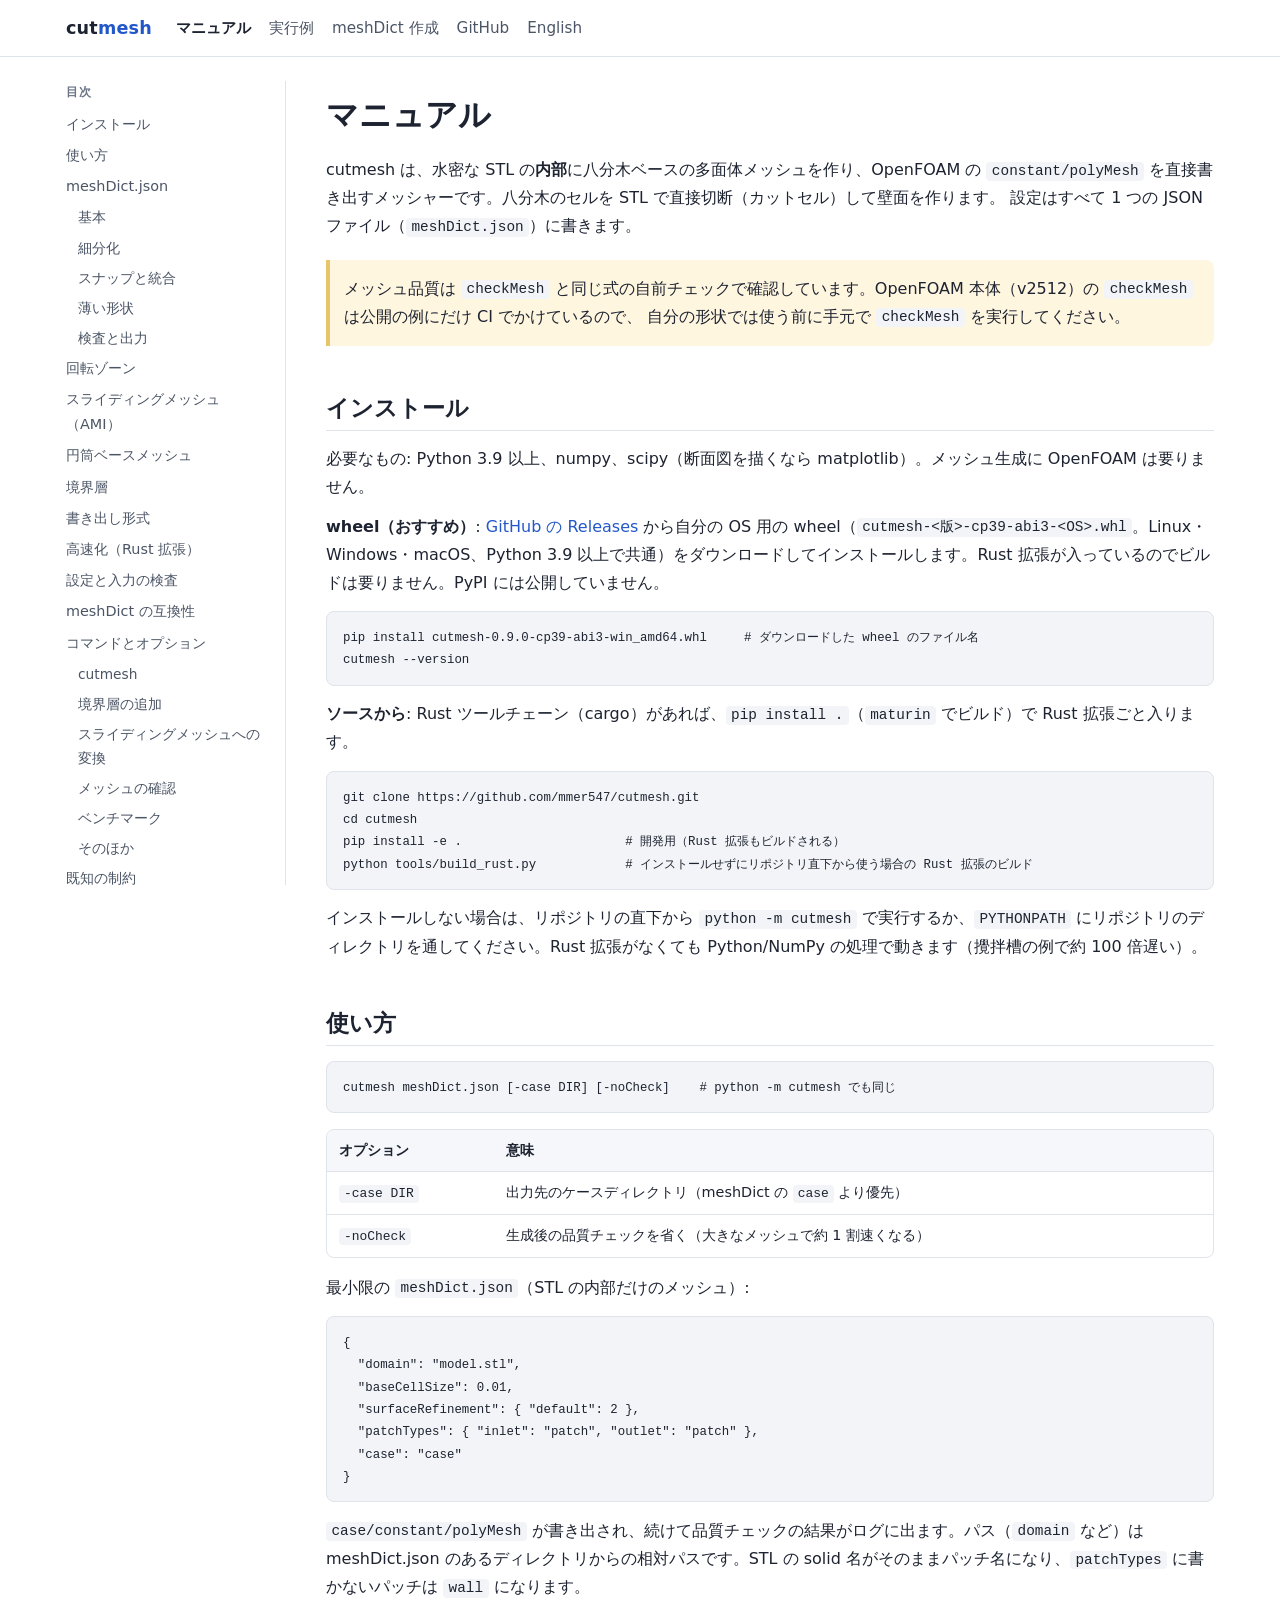
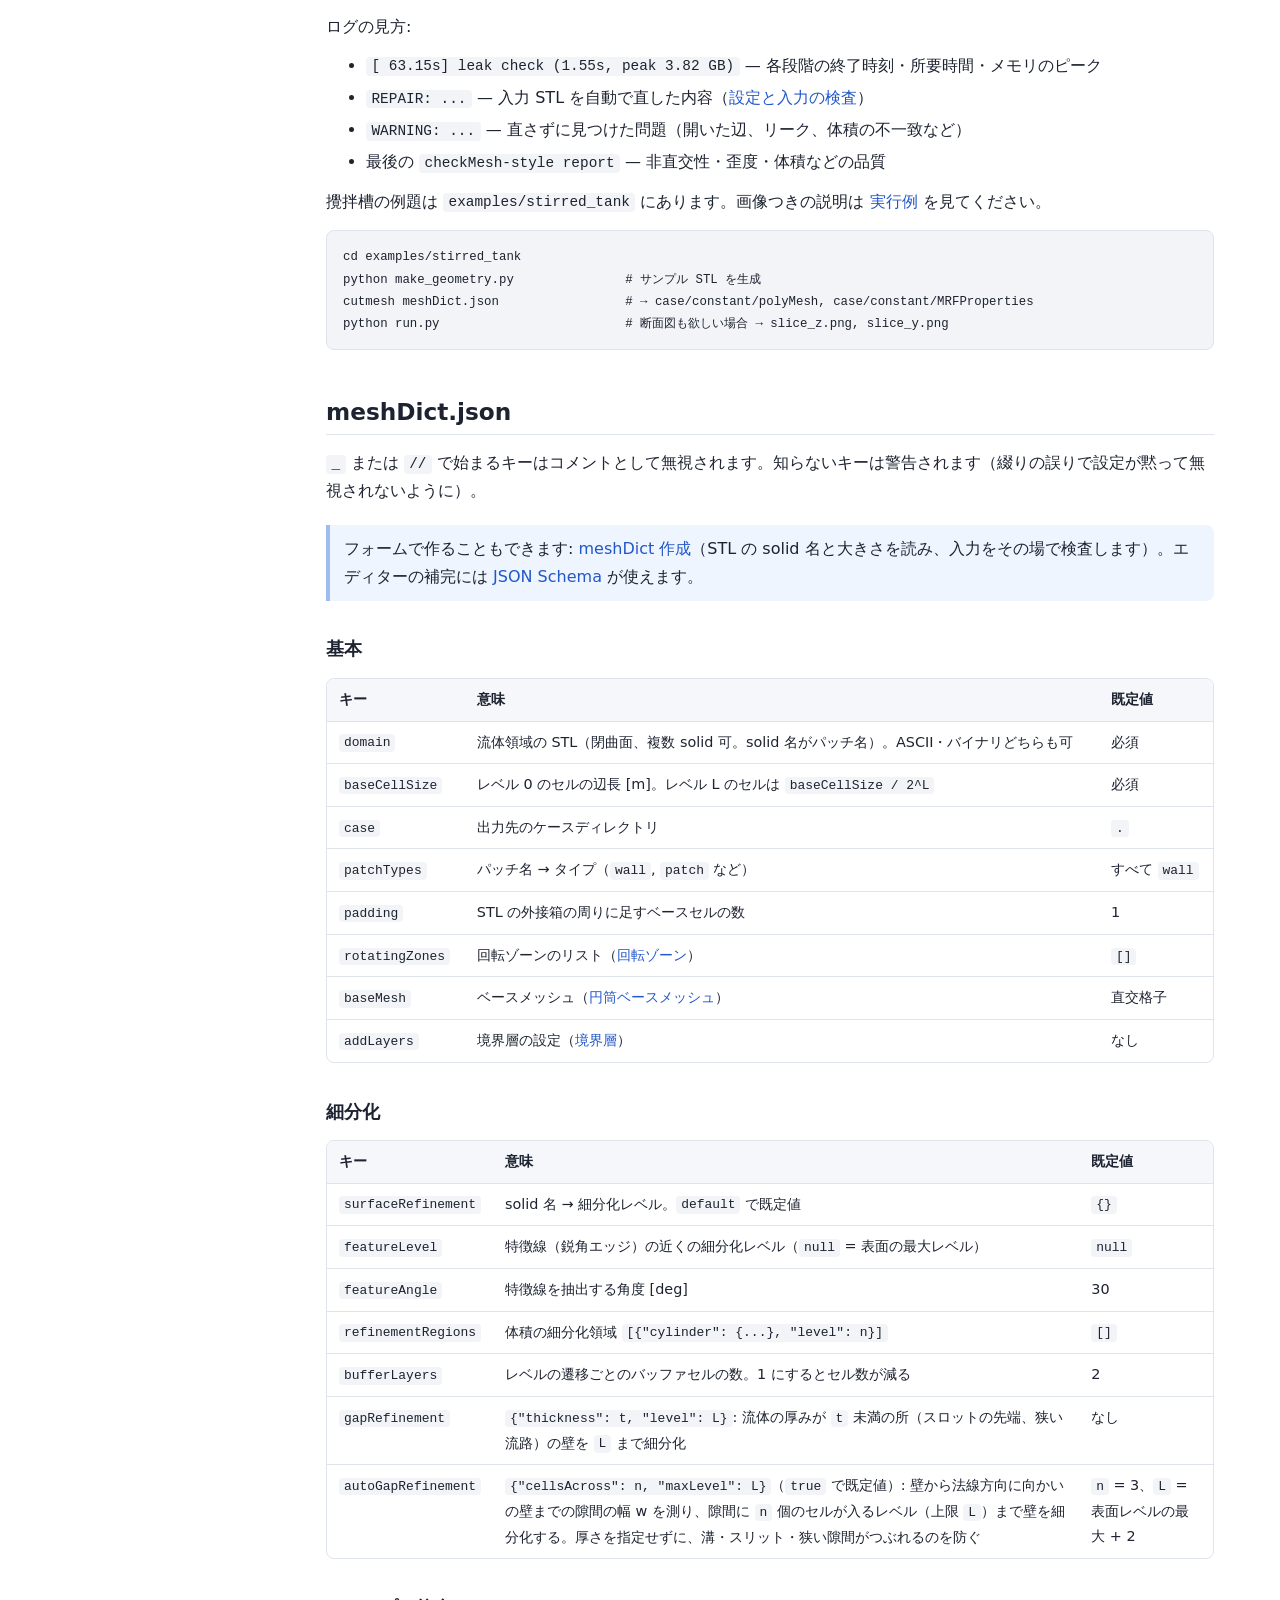
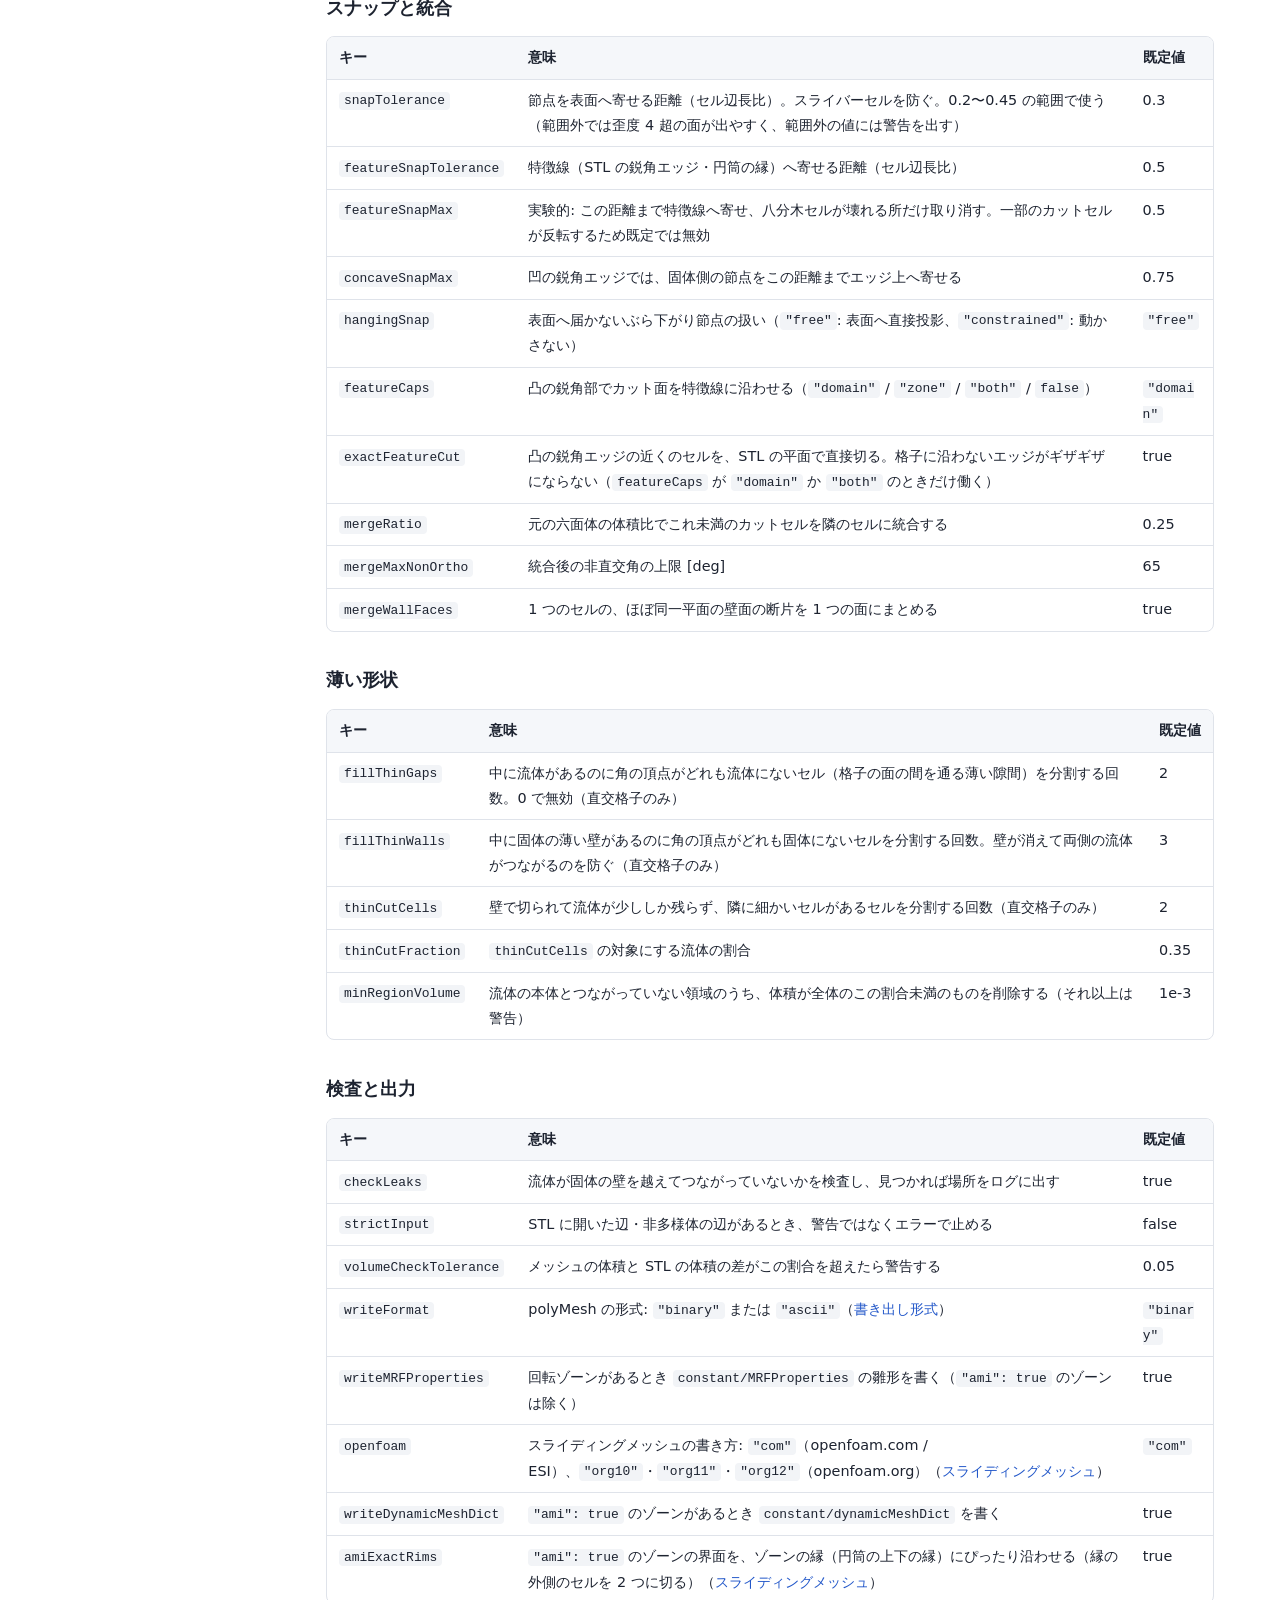
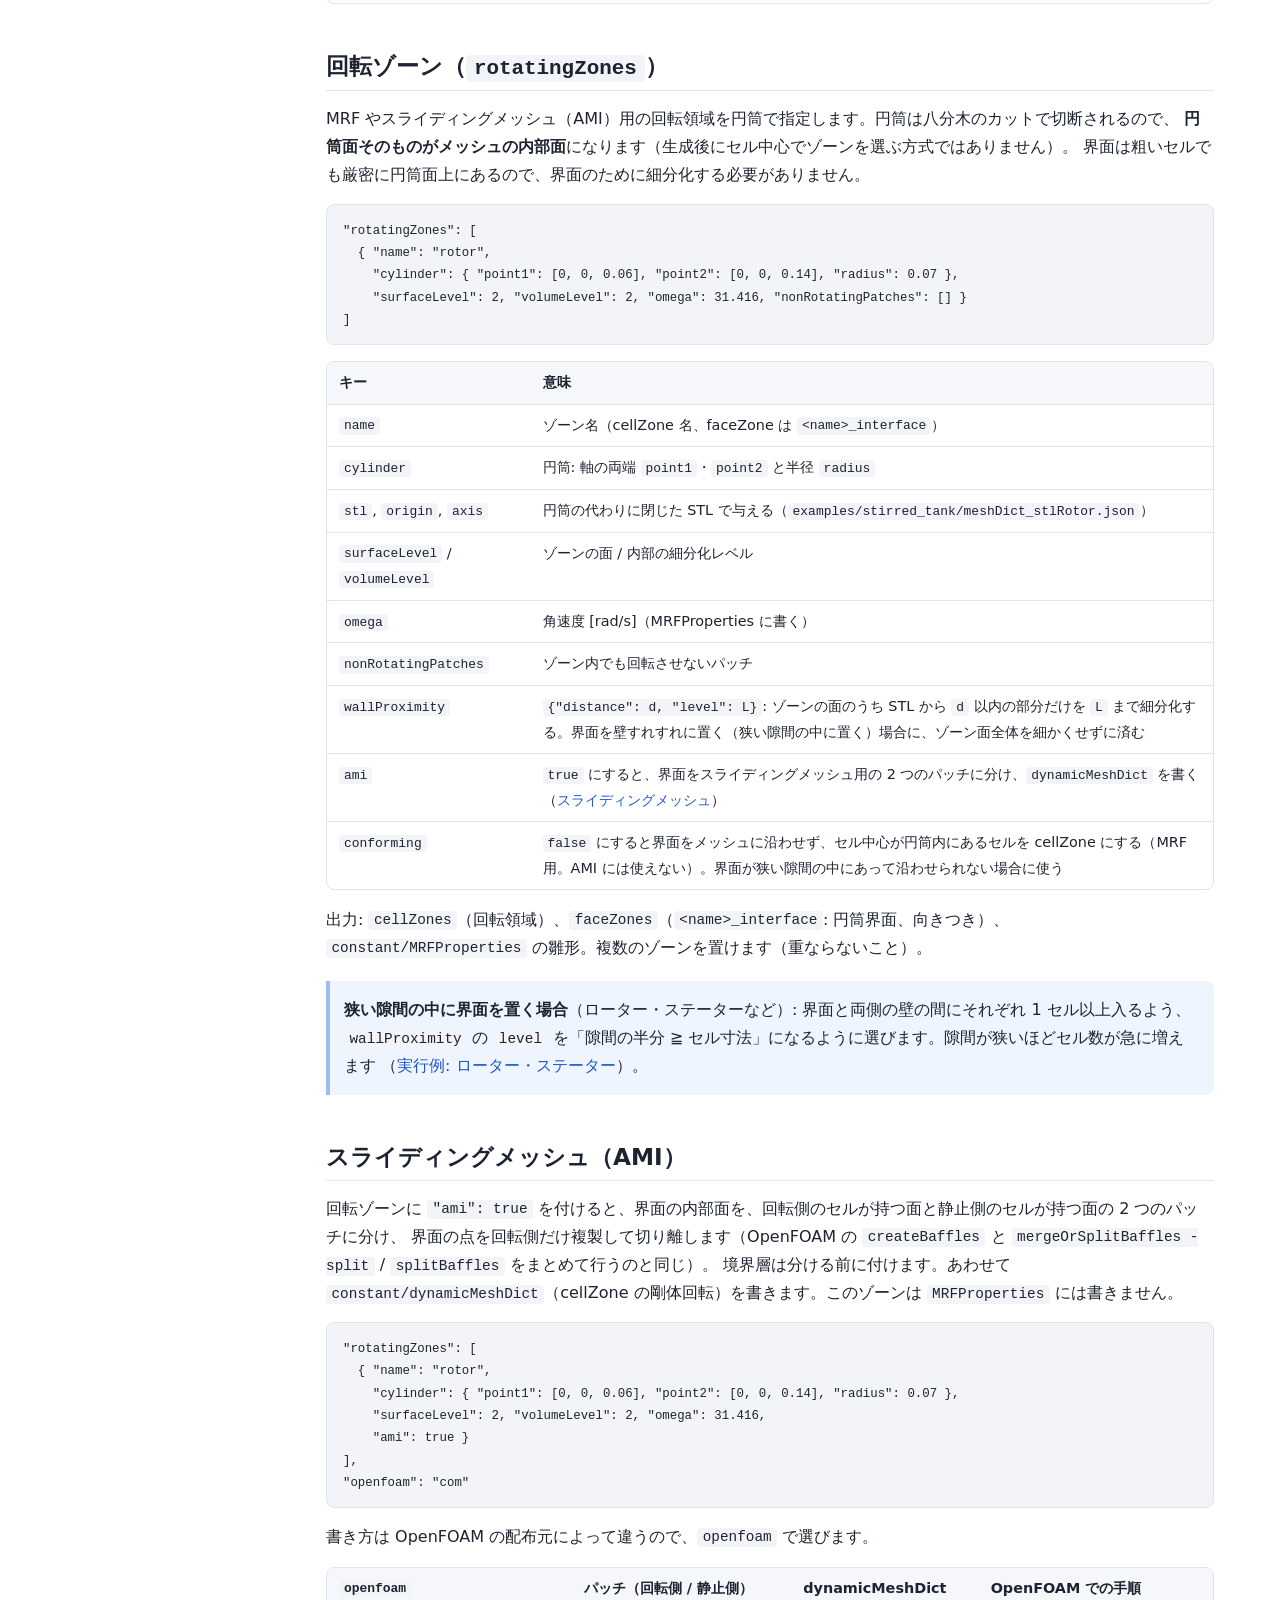
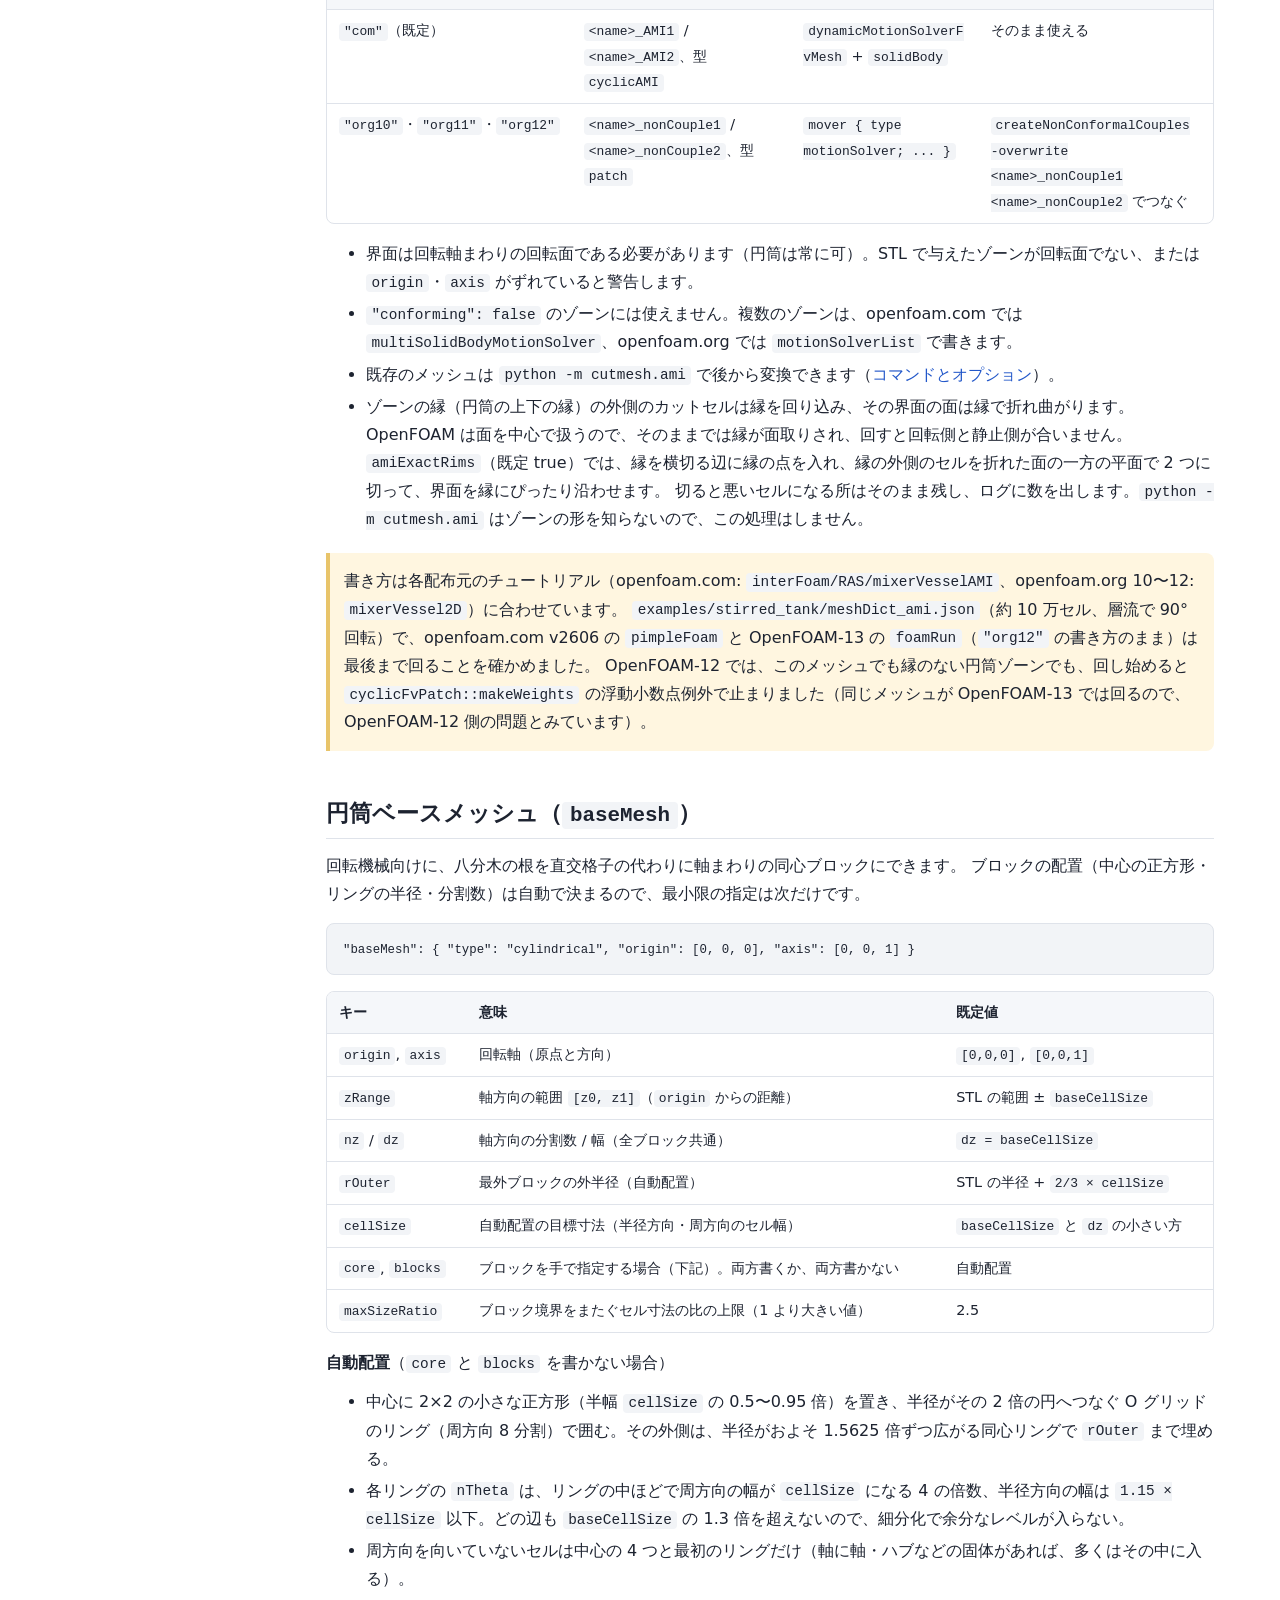
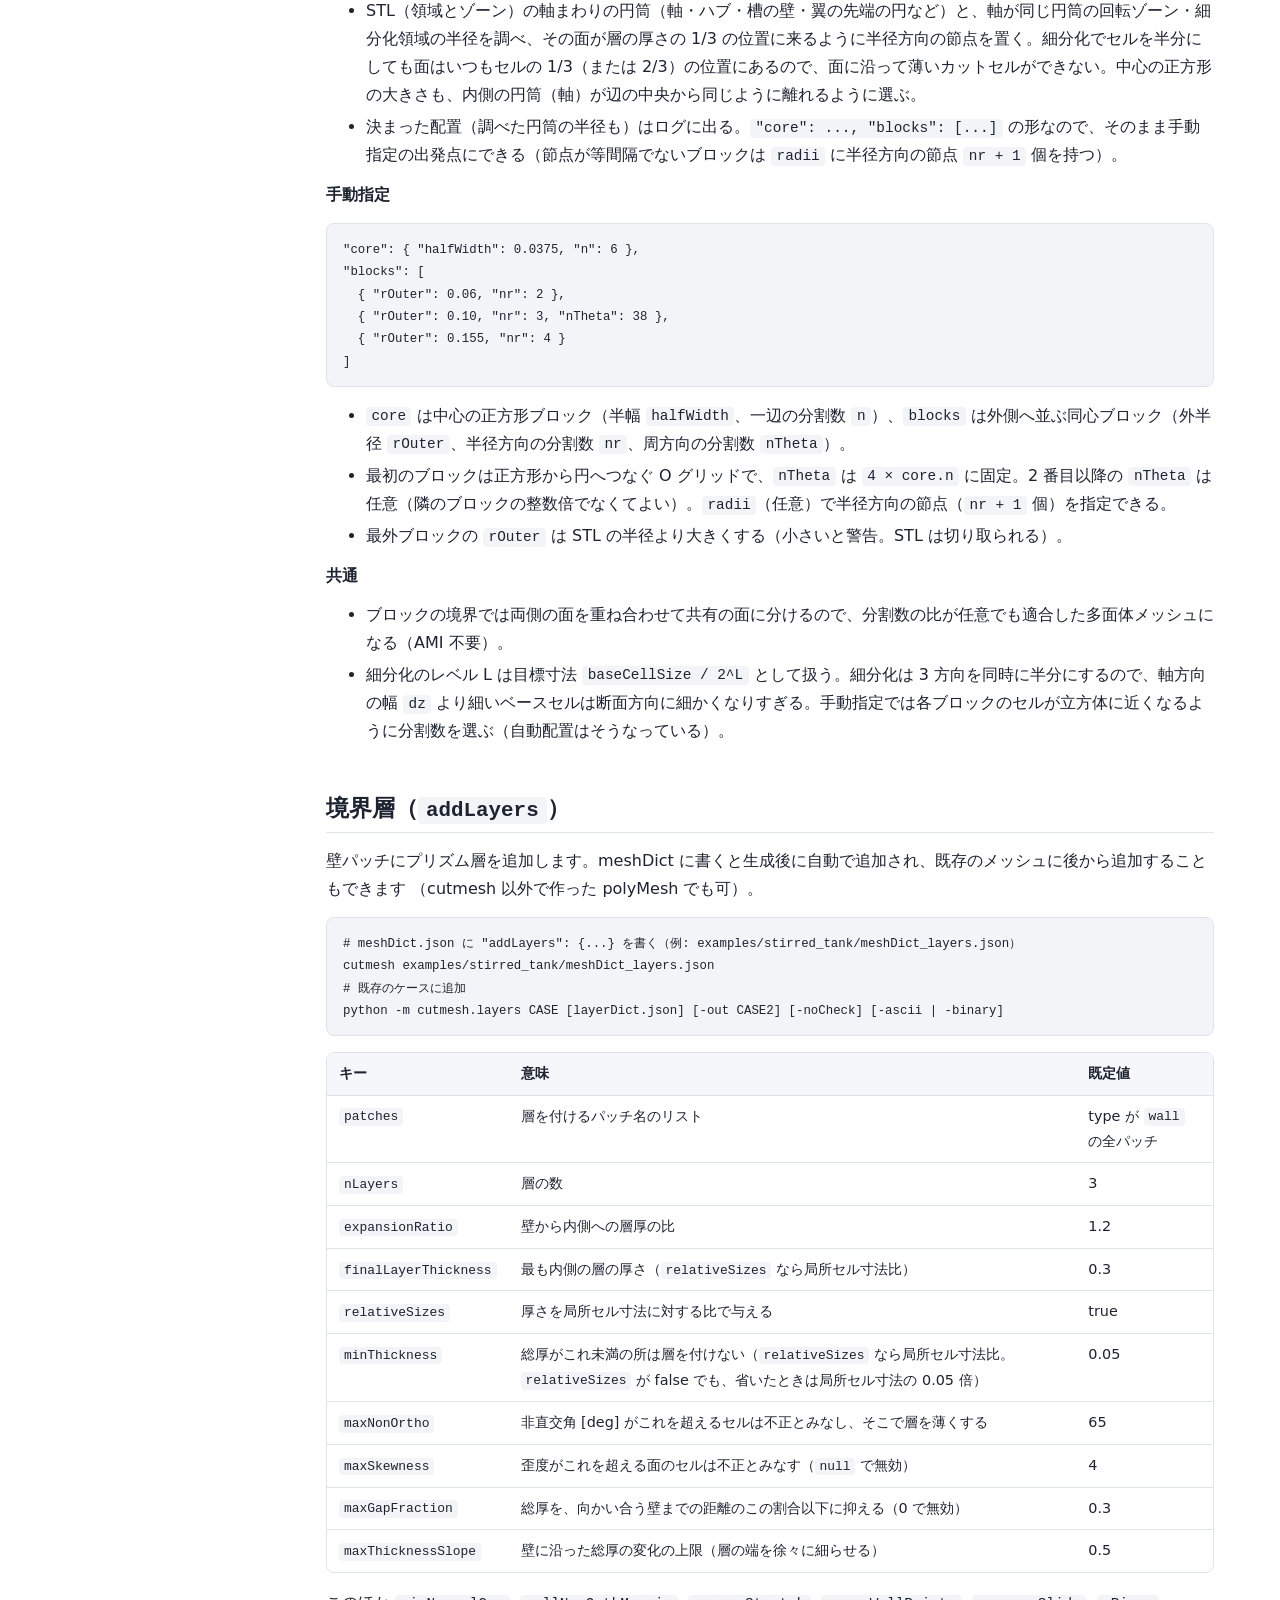
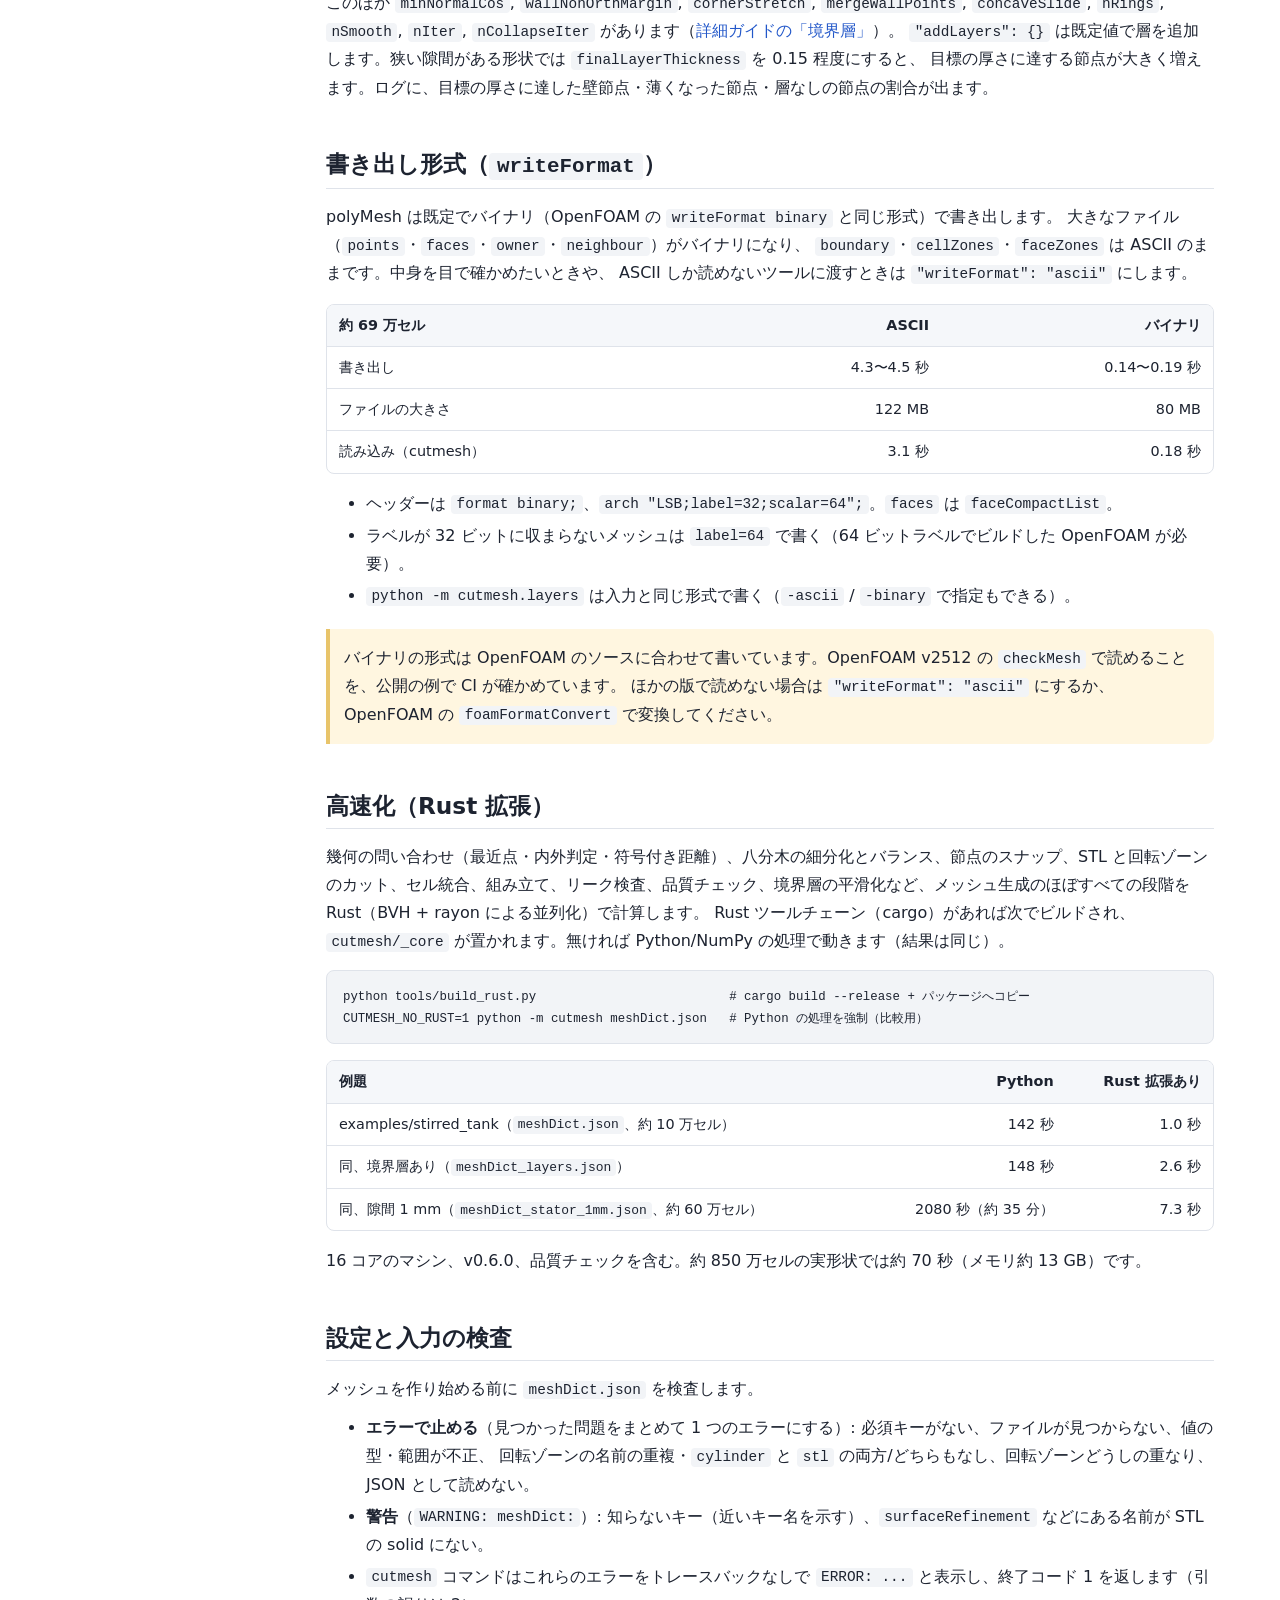
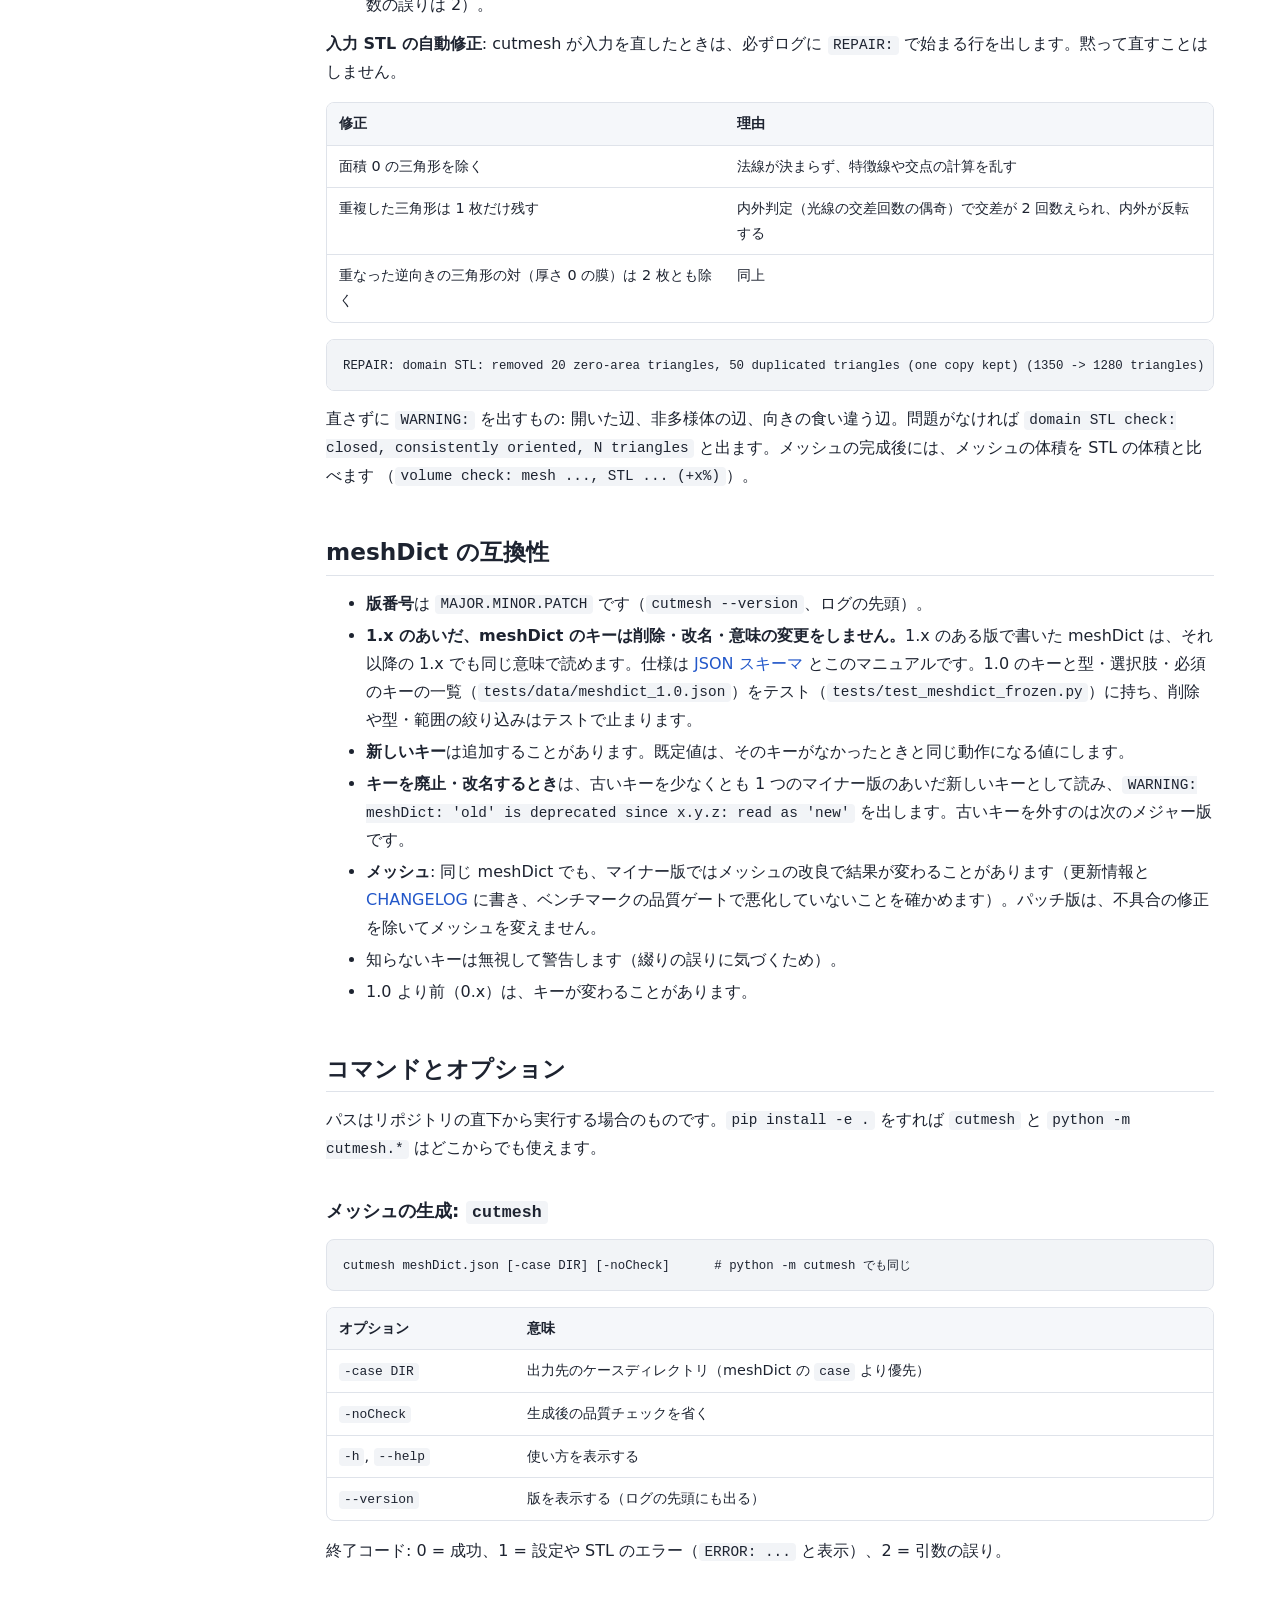
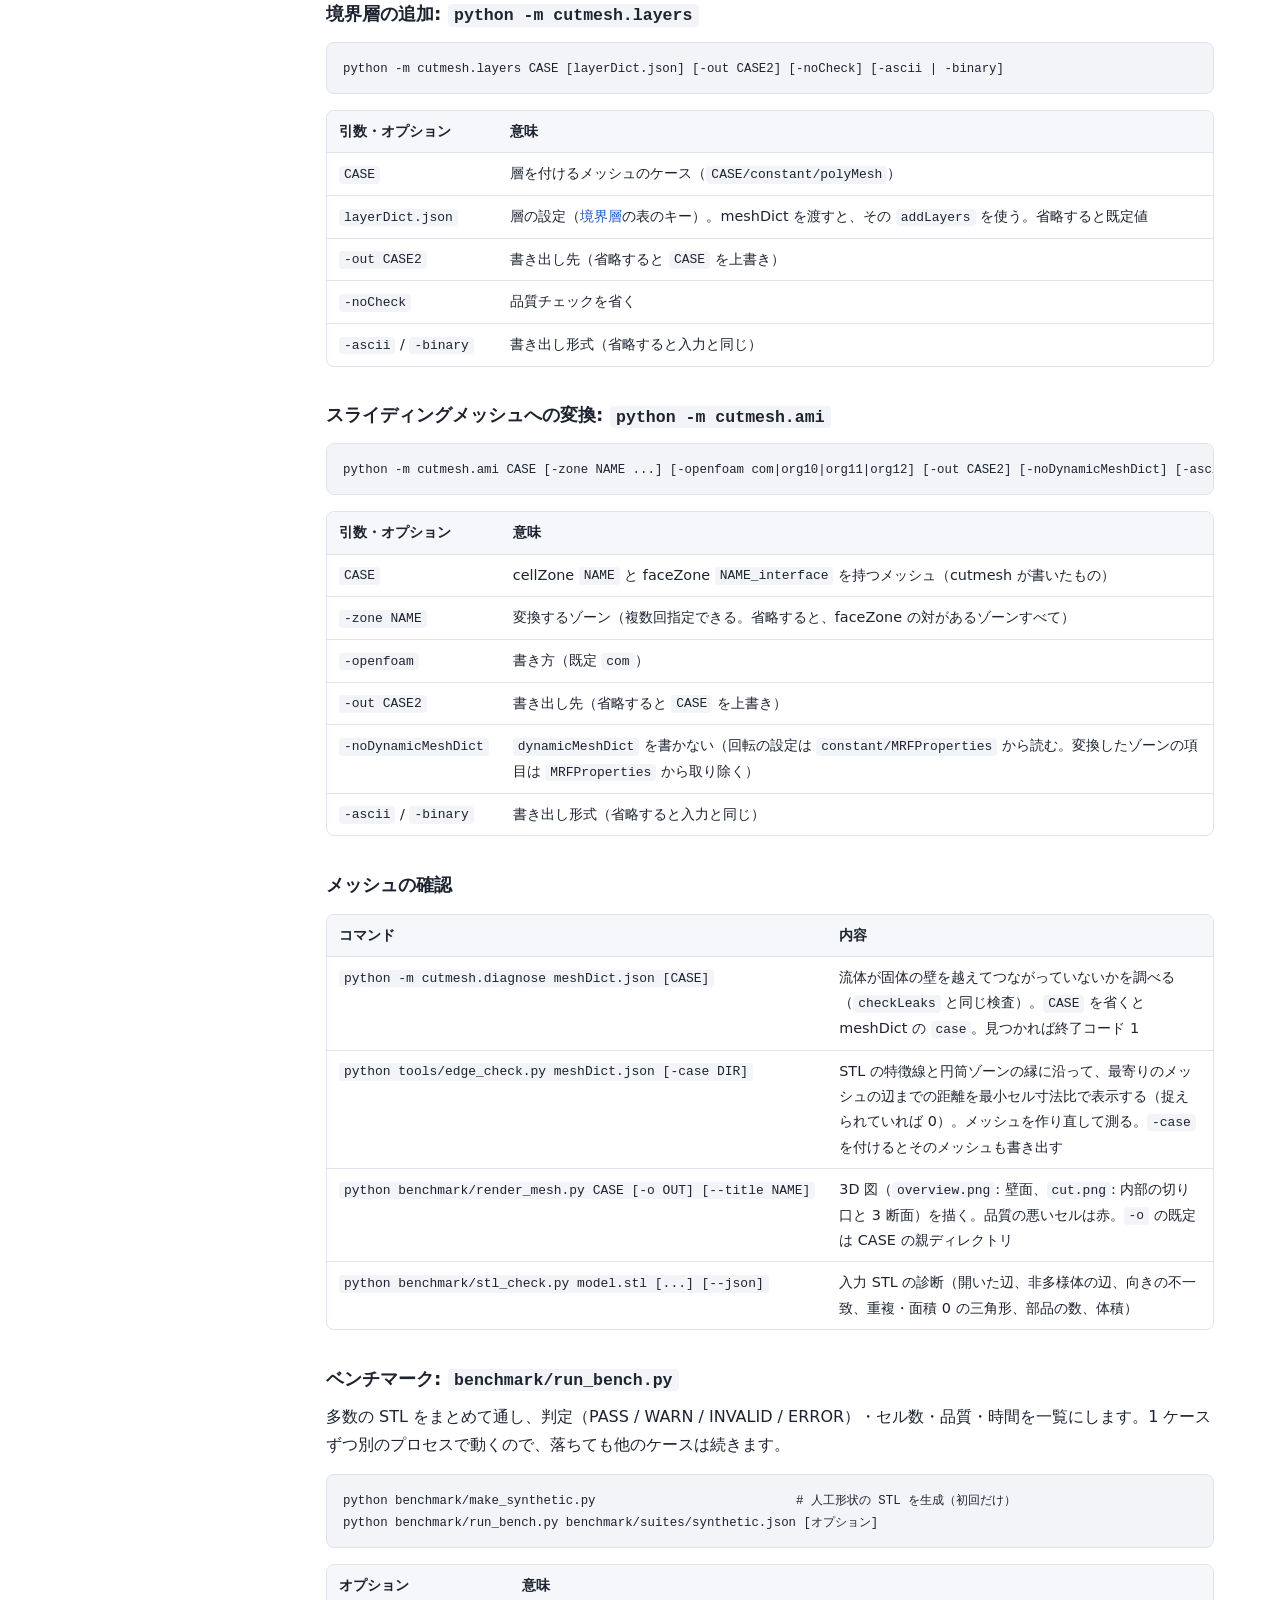
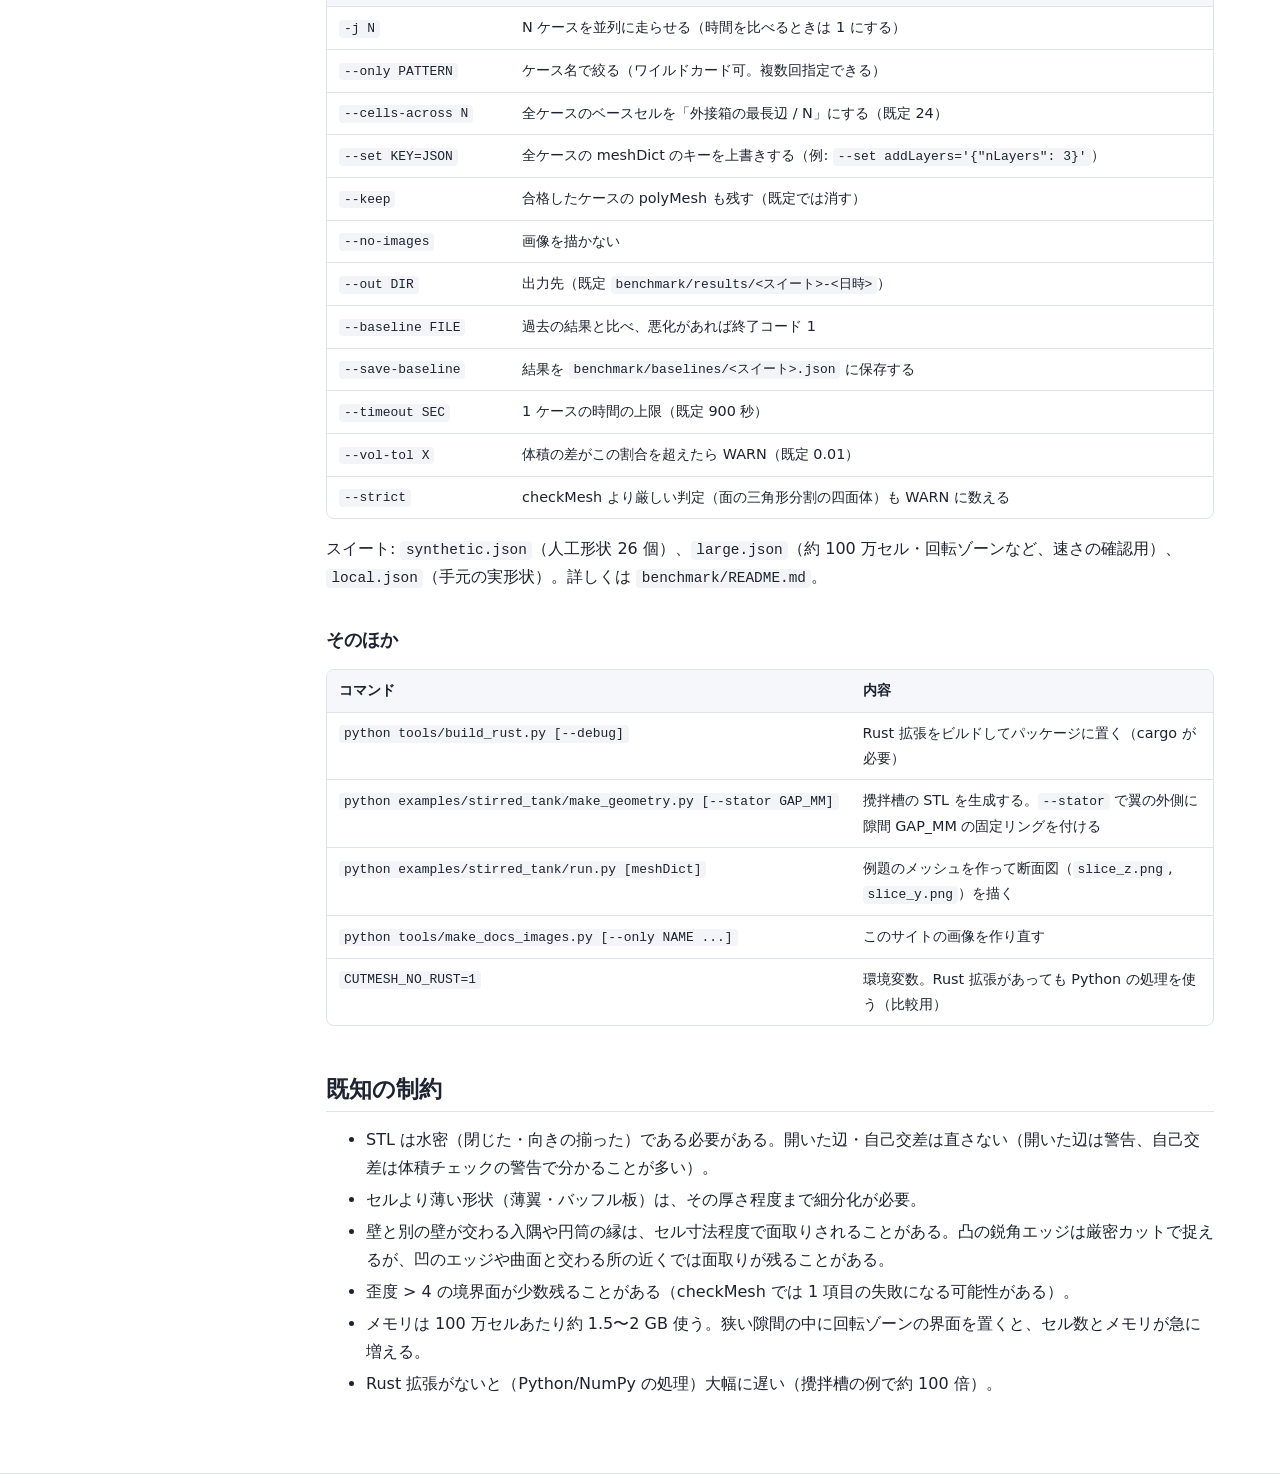
<file: docs/manual.html>
<!doctype html>
<html lang="ja">
<head>
<meta charset="utf-8">
<meta name="viewport" content="width=device-width, initial-scale=1">
<title>マニュアル — cutmesh</title>
<meta name="description" content="cutmesh の使い方: インストール、meshDict.json の設定、回転ゾーン、円筒ベースメッシュ、境界層、書き出し形式、入力の検査">
<link rel="stylesheet" href="style.css">
<link rel="alternate" hreflang="en" href="en/manual.html">
</head>
<body>
<header class="site-header"><div class="inner">
  <a class="brand" href="index.html">cut<span>mesh</span></a>
  <nav class="site-nav">
    <a href="manual.html" aria-current="page">マニュアル</a>
    <a href="examples.html">実行例</a>
    <a href="meshdict.html">meshDict 作成</a>
    <a href="https://github.com/mmer547/cutmesh">GitHub</a>
    <a href="en/manual.html" lang="en" hreflang="en">English</a>
  </nav>
</div></header>

<main class="page doc">
<nav class="toc" aria-label="目次">
  <strong>目次</strong>
  <ol>
    <li><a href="#install">インストール</a></li>
    <li><a href="#usage">使い方</a></li>
    <li><a href="#meshdict">meshDict.json</a>
      <ol>
        <li><a href="#md-basic">基本</a></li>
        <li><a href="#md-refine">細分化</a></li>
        <li><a href="#md-snap">スナップと統合</a></li>
        <li><a href="#md-thin">薄い形状</a></li>
        <li><a href="#md-check">検査と出力</a></li>
      </ol>
    </li>
    <li><a href="#zones">回転ゾーン</a></li>
    <li><a href="#ami">スライディングメッシュ（AMI）</a></li>
    <li><a href="#cylbase">円筒ベースメッシュ</a></li>
    <li><a href="#layers">境界層</a></li>
    <li><a href="#format">書き出し形式</a></li>
    <li><a href="#rust">高速化（Rust 拡張）</a></li>
    <li><a href="#checks">設定と入力の検査</a></li>
    <li><a href="#compat">meshDict の互換性</a></li>
    <li><a href="#tools">コマンドとオプション</a>
      <ol>
        <li><a href="#cmd-cutmesh">cutmesh</a></li>
        <li><a href="#cmd-layers">境界層の追加</a></li>
        <li><a href="#cmd-ami">スライディングメッシュへの変換</a></li>
        <li><a href="#cmd-check">メッシュの確認</a></li>
        <li><a href="#cmd-bench">ベンチマーク</a></li>
        <li><a href="#cmd-misc">そのほか</a></li>
      </ol>
    </li>
    <li><a href="#limits">既知の制約</a></li>
  </ol>
</nav>

<article class="content">
<h1>マニュアル</h1>
<p>cutmesh は、水密な STL の<strong>内部</strong>に八分木ベースの多面体メッシュを作り、OpenFOAM の
<code>constant/polyMesh</code> を直接書き出すメッシャーです。八分木のセルを STL で直接切断（カットセル）して壁面を作ります。
設定はすべて 1 つの JSON ファイル（<code>meshDict.json</code>）に書きます。</p>
<div class="warn">
  <p>メッシュ品質は <code>checkMesh</code> と同じ式の自前チェックで確認しています。OpenFOAM 本体（v2512）の <code>checkMesh</code> は公開の例にだけ CI でかけているので、
  自分の形状では使う前に手元で <code>checkMesh</code> を実行してください。</p>
</div>

<h2 id="install">インストール</h2>
<p>必要なもの: Python 3.9 以上、numpy、scipy（断面図を描くなら matplotlib）。メッシュ生成に OpenFOAM は要りません。</p>
<p><strong>wheel（おすすめ）</strong>: <a href="https://github.com/mmer547/cutmesh/releases">GitHub の Releases</a> から自分の OS 用の wheel（<code>cutmesh-&lt;版&gt;-cp39-abi3-&lt;OS&gt;.whl</code>。Linux・Windows・macOS、Python 3.9 以上で共通）をダウンロードしてインストールします。Rust 拡張が入っているのでビルドは要りません。PyPI には公開していません。</p>
<pre><code>pip install cutmesh-0.9.0-cp39-abi3-win_amd64.whl     # ダウンロードした wheel のファイル名
cutmesh --version</code></pre>
<p><strong>ソースから</strong>: Rust ツールチェーン（cargo）があれば、<code>pip install .</code>（<code>maturin</code> でビルド）で Rust 拡張ごと入ります。</p>
<pre><code>git clone https://github.com/mmer547/cutmesh.git
cd cutmesh
pip install -e .                      # 開発用（Rust 拡張もビルドされる）
python tools/build_rust.py            # インストールせずにリポジトリ直下から使う場合の Rust 拡張のビルド</code></pre>
<p>インストールしない場合は、リポジトリの直下から <code>python -m cutmesh</code> で実行するか、<code>PYTHONPATH</code> にリポジトリのディレクトリを通してください。Rust 拡張がなくても Python/NumPy の処理で動きます（攪拌槽の例で約 100 倍遅い）。</p>

<h2 id="usage">使い方</h2>
<pre><code>cutmesh meshDict.json [-case DIR] [-noCheck]    # python -m cutmesh でも同じ</code></pre>
<div class="table-wrap"><table>
  <tr><th>オプション</th><th>意味</th></tr>
  <tr><td><code>-case DIR</code></td><td>出力先のケースディレクトリ（meshDict の <code>case</code> より優先）</td></tr>
  <tr><td><code>-noCheck</code></td><td>生成後の品質チェックを省く（大きなメッシュで約 1 割速くなる）</td></tr>
</table></div>
<p>最小限の <code>meshDict.json</code>（STL の内部だけのメッシュ）:</p>
<pre><code>{
  "domain": "model.stl",
  "baseCellSize": 0.01,
  "surfaceRefinement": { "default": 2 },
  "patchTypes": { "inlet": "patch", "outlet": "patch" },
  "case": "case"
}</code></pre>
<p><code>case/constant/polyMesh</code> が書き出され、続けて品質チェックの結果がログに出ます。パス（<code>domain</code> など）は
meshDict.json のあるディレクトリからの相対パスです。STL の solid 名がそのままパッチ名になり、<code>patchTypes</code> に書かないパッチは <code>wall</code> になります。</p>
<p>ログの見方:</p>
<ul>
  <li><code>[  63.15s] leak check (1.55s, peak 3.82 GB)</code> — 各段階の終了時刻・所要時間・メモリのピーク</li>
  <li><code>REPAIR: ...</code> — 入力 STL を自動で直した内容（<a href="#checks">設定と入力の検査</a>）</li>
  <li><code>WARNING: ...</code> — 直さずに見つけた問題（開いた辺、リーク、体積の不一致など）</li>
  <li>最後の <code>checkMesh-style report</code> — 非直交性・歪度・体積などの品質</li>
</ul>
<p>攪拌槽の例題は <code>examples/stirred_tank</code> にあります。画像つきの説明は <a href="examples.html">実行例</a> を見てください。</p>
<pre><code>cd examples/stirred_tank
python make_geometry.py               # サンプル STL を生成
cutmesh meshDict.json                 # → case/constant/polyMesh, case/constant/MRFProperties
python run.py                         # 断面図も欲しい場合 → slice_z.png, slice_y.png</code></pre>

<h2 id="meshdict">meshDict.json</h2>
<p><code>_</code> または <code>//</code> で始まるキーはコメントとして無視されます。知らないキーは警告されます（綴りの誤りで設定が黙って無視されないように）。</p>
<p class="note">フォームで作ることもできます: <a href="meshdict.html">meshDict 作成</a>（STL の solid 名と大きさを読み、入力をその場で検査します）。エディターの補完には <a href="meshdict.schema.json">JSON Schema</a> が使えます。</p>

<h3 id="md-basic">基本</h3>
<div class="table-wrap"><table>
  <tr><th>キー</th><th>意味</th><th>既定値</th></tr>
  <tr><td><code>domain</code></td><td>流体領域の STL（閉曲面、複数 solid 可。solid 名がパッチ名）。ASCII・バイナリどちらも可</td><td>必須</td></tr>
  <tr><td><code>baseCellSize</code></td><td>レベル 0 のセルの辺長 [m]。レベル L のセルは <code>baseCellSize / 2^L</code></td><td>必須</td></tr>
  <tr><td><code>case</code></td><td>出力先のケースディレクトリ</td><td><code>.</code></td></tr>
  <tr><td><code>patchTypes</code></td><td>パッチ名 → タイプ（<code>wall</code>, <code>patch</code> など）</td><td>すべて <code>wall</code></td></tr>
  <tr><td><code>padding</code></td><td>STL の外接箱の周りに足すベースセルの数</td><td>1</td></tr>
  <tr><td><code>rotatingZones</code></td><td>回転ゾーンのリスト（<a href="#zones">回転ゾーン</a>）</td><td><code>[]</code></td></tr>
  <tr><td><code>baseMesh</code></td><td>ベースメッシュ（<a href="#cylbase">円筒ベースメッシュ</a>）</td><td>直交格子</td></tr>
  <tr><td><code>addLayers</code></td><td>境界層の設定（<a href="#layers">境界層</a>）</td><td>なし</td></tr>
</table></div>

<h3 id="md-refine">細分化</h3>
<div class="table-wrap"><table>
  <tr><th>キー</th><th>意味</th><th>既定値</th></tr>
  <tr><td><code>surfaceRefinement</code></td><td>solid 名 → 細分化レベル。<code>default</code> で既定値</td><td><code>{}</code></td></tr>
  <tr><td><code>featureLevel</code></td><td>特徴線（鋭角エッジ）の近くの細分化レベル（<code>null</code> = 表面の最大レベル）</td><td><code>null</code></td></tr>
  <tr><td><code>featureAngle</code></td><td>特徴線を抽出する角度 [deg]</td><td>30</td></tr>
  <tr><td><code>refinementRegions</code></td><td>体積の細分化領域 <code>[{"cylinder": {...}, "level": n}]</code></td><td><code>[]</code></td></tr>
  <tr><td><code>bufferLayers</code></td><td>レベルの遷移ごとのバッファセルの数。1 にするとセル数が減る</td><td>2</td></tr>
  <tr><td><code>gapRefinement</code></td><td><code>{"thickness": t, "level": L}</code>: 流体の厚みが <code>t</code> 未満の所（スロットの先端、狭い流路）の壁を <code>L</code> まで細分化</td><td>なし</td></tr>
  <tr><td><code>autoGapRefinement</code></td><td><code>{"cellsAcross": n, "maxLevel": L}</code>（<code>true</code> で既定値）: 壁から法線方向に向かいの壁までの隙間の幅 w を測り、隙間に <code>n</code> 個のセルが入るレベル（上限 <code>L</code>）まで壁を細分化する。厚さを指定せずに、溝・スリット・狭い隙間がつぶれるのを防ぐ</td><td><code>n</code> = 3、<code>L</code> = 表面レベルの最大 + 2</td></tr>
</table></div>

<h3 id="md-snap">スナップと統合</h3>
<div class="table-wrap"><table>
  <tr><th>キー</th><th>意味</th><th>既定値</th></tr>
  <tr><td><code>snapTolerance</code></td><td>節点を表面へ寄せる距離（セル辺長比）。スライバーセルを防ぐ。0.2〜0.45 の範囲で使う（範囲外では歪度 4 超の面が出やすく、範囲外の値には警告を出す）</td><td>0.3</td></tr>
  <tr><td><code>featureSnapTolerance</code></td><td>特徴線（STL の鋭角エッジ・円筒の縁）へ寄せる距離（セル辺長比）</td><td>0.5</td></tr>
  <tr><td><code>featureSnapMax</code></td><td>実験的: この距離まで特徴線へ寄せ、八分木セルが壊れる所だけ取り消す。一部のカットセルが反転するため既定では無効</td><td>0.5</td></tr>
  <tr><td><code>concaveSnapMax</code></td><td>凹の鋭角エッジでは、固体側の節点をこの距離までエッジ上へ寄せる</td><td>0.75</td></tr>
  <tr><td><code>hangingSnap</code></td><td>表面へ届かないぶら下がり節点の扱い（<code>"free"</code>: 表面へ直接投影、<code>"constrained"</code>: 動かさない）</td><td><code>"free"</code></td></tr>
  <tr><td><code>featureCaps</code></td><td>凸の鋭角部でカット面を特徴線に沿わせる（<code>"domain"</code> / <code>"zone"</code> / <code>"both"</code> / <code>false</code>）</td><td><code>"domain"</code></td></tr>
  <tr><td><code>exactFeatureCut</code></td><td>凸の鋭角エッジの近くのセルを、STL の平面で直接切る。格子に沿わないエッジがギザギザにならない（<code>featureCaps</code> が <code>"domain"</code> か <code>"both"</code> のときだけ働く）</td><td>true</td></tr>
  <tr><td><code>mergeRatio</code></td><td>元の六面体の体積比でこれ未満のカットセルを隣のセルに統合する</td><td>0.25</td></tr>
  <tr><td><code>mergeMaxNonOrtho</code></td><td>統合後の非直交角の上限 [deg]</td><td>65</td></tr>
  <tr><td><code>mergeWallFaces</code></td><td>1 つのセルの、ほぼ同一平面の壁面の断片を 1 つの面にまとめる</td><td>true</td></tr>
</table></div>

<h3 id="md-thin">薄い形状</h3>
<div class="table-wrap"><table>
  <tr><th>キー</th><th>意味</th><th>既定値</th></tr>
  <tr><td><code>fillThinGaps</code></td><td>中に流体があるのに角の頂点がどれも流体にないセル（格子の面の間を通る薄い隙間）を分割する回数。0 で無効（直交格子のみ）</td><td>2</td></tr>
  <tr><td><code>fillThinWalls</code></td><td>中に固体の薄い壁があるのに角の頂点がどれも固体にないセルを分割する回数。壁が消えて両側の流体がつながるのを防ぐ（直交格子のみ）</td><td>3</td></tr>
  <tr><td><code>thinCutCells</code></td><td>壁で切られて流体が少ししか残らず、隣に細かいセルがあるセルを分割する回数（直交格子のみ）</td><td>2</td></tr>
  <tr><td><code>thinCutFraction</code></td><td><code>thinCutCells</code> の対象にする流体の割合</td><td>0.35</td></tr>
  <tr><td><code>minRegionVolume</code></td><td>流体の本体とつながっていない領域のうち、体積が全体のこの割合未満のものを削除する（それ以上は警告）</td><td>1e-3</td></tr>
</table></div>

<h3 id="md-check">検査と出力</h3>
<div class="table-wrap"><table>
  <tr><th>キー</th><th>意味</th><th>既定値</th></tr>
  <tr><td><code>checkLeaks</code></td><td>流体が固体の壁を越えてつながっていないかを検査し、見つかれば場所をログに出す</td><td>true</td></tr>
  <tr><td><code>strictInput</code></td><td>STL に開いた辺・非多様体の辺があるとき、警告ではなくエラーで止める</td><td>false</td></tr>
  <tr><td><code>volumeCheckTolerance</code></td><td>メッシュの体積と STL の体積の差がこの割合を超えたら警告する</td><td>0.05</td></tr>
  <tr><td><code>writeFormat</code></td><td>polyMesh の形式: <code>"binary"</code> または <code>"ascii"</code>（<a href="#format">書き出し形式</a>）</td><td><code>"binary"</code></td></tr>
  <tr><td><code>writeMRFProperties</code></td><td>回転ゾーンがあるとき <code>constant/MRFProperties</code> の雛形を書く（<code>"ami": true</code> のゾーンは除く）</td><td>true</td></tr>
  <tr><td><code>openfoam</code></td><td>スライディングメッシュの書き方: <code>"com"</code>（openfoam.com / ESI）、<code>"org10"</code>・<code>"org11"</code>・<code>"org12"</code>（openfoam.org）（<a href="#ami">スライディングメッシュ</a>）</td><td><code>"com"</code></td></tr>
  <tr><td><code>writeDynamicMeshDict</code></td><td><code>"ami": true</code> のゾーンがあるとき <code>constant/dynamicMeshDict</code> を書く</td><td>true</td></tr>
  <tr><td><code>amiExactRims</code></td><td><code>"ami": true</code> のゾーンの界面を、ゾーンの縁（円筒の上下の縁）にぴったり沿わせる（縁の外側のセルを 2 つに切る）（<a href="#ami">スライディングメッシュ</a>）</td><td>true</td></tr>
</table></div>

<h2 id="zones">回転ゾーン（<code>rotatingZones</code>）</h2>
<p>MRF やスライディングメッシュ（AMI）用の回転領域を円筒で指定します。円筒は八分木のカットで切断されるので、
<strong>円筒面そのものがメッシュの内部面</strong>になります（生成後にセル中心でゾーンを選ぶ方式ではありません）。
界面は粗いセルでも厳密に円筒面上にあるので、界面のために細分化する必要がありません。</p>
<pre><code>"rotatingZones": [
  { "name": "rotor",
    "cylinder": { "point1": [0, 0, 0.06], "point2": [0, 0, 0.14], "radius": 0.07 },
    "surfaceLevel": 2, "volumeLevel": 2, "omega": 31.416, "nonRotatingPatches": [] }
]</code></pre>
<div class="table-wrap"><table>
  <tr><th>キー</th><th>意味</th></tr>
  <tr><td><code>name</code></td><td>ゾーン名（cellZone 名、faceZone は <code>&lt;name&gt;_interface</code>）</td></tr>
  <tr><td><code>cylinder</code></td><td>円筒: 軸の両端 <code>point1</code>・<code>point2</code> と半径 <code>radius</code></td></tr>
  <tr><td><code>stl</code>, <code>origin</code>, <code>axis</code></td><td>円筒の代わりに閉じた STL で与える（<code>examples/stirred_tank/meshDict_stlRotor.json</code>）</td></tr>
  <tr><td><code>surfaceLevel</code> / <code>volumeLevel</code></td><td>ゾーンの面 / 内部の細分化レベル</td></tr>
  <tr><td><code>omega</code></td><td>角速度 [rad/s]（MRFProperties に書く）</td></tr>
  <tr><td><code>nonRotatingPatches</code></td><td>ゾーン内でも回転させないパッチ</td></tr>
  <tr><td><code>wallProximity</code></td><td><code>{"distance": d, "level": L}</code>: ゾーンの面のうち STL から <code>d</code> 以内の部分だけを <code>L</code> まで細分化する。界面を壁すれすれに置く（狭い隙間の中に置く）場合に、ゾーン面全体を細かくせずに済む</td></tr>
  <tr><td><code>ami</code></td><td><code>true</code> にすると、界面をスライディングメッシュ用の 2 つのパッチに分け、<code>dynamicMeshDict</code> を書く（<a href="#ami">スライディングメッシュ</a>）</td></tr>
  <tr><td><code>conforming</code></td><td><code>false</code> にすると界面をメッシュに沿わせず、セル中心が円筒内にあるセルを cellZone にする（MRF 用。AMI には使えない）。界面が狭い隙間の中にあって沿わせられない場合に使う</td></tr>
</table></div>
<p>出力: <code>cellZones</code>（回転領域）、<code>faceZones</code>（<code>&lt;name&gt;_interface</code>: 円筒界面、向きつき）、
<code>constant/MRFProperties</code> の雛形。複数のゾーンを置けます（重ならないこと）。</p>
<div class="note">
  <p><strong>狭い隙間の中に界面を置く場合</strong>（ローター・ステーターなど）: 界面と両側の壁の間にそれぞれ 1 セル以上入るよう、
  <code>wallProximity</code> の <code>level</code> を「隙間の半分 ≧ セル寸法」になるように選びます。隙間が狭いほどセル数が急に増えます
  （<a href="examples.html#stator">実行例: ローター・ステーター</a>）。</p>
</div>

<h2 id="ami">スライディングメッシュ（AMI）</h2>
<p>回転ゾーンに <code>"ami": true</code> を付けると、界面の内部面を、回転側のセルが持つ面と静止側のセルが持つ面の 2 つのパッチに分け、
界面の点を回転側だけ複製して切り離します（OpenFOAM の <code>createBaffles</code> と <code>mergeOrSplitBaffles -split</code> / <code>splitBaffles</code> をまとめて行うのと同じ）。
境界層は分ける前に付けます。あわせて <code>constant/dynamicMeshDict</code>（cellZone の剛体回転）を書きます。このゾーンは <code>MRFProperties</code> には書きません。</p>
<pre><code>"rotatingZones": [
  { "name": "rotor",
    "cylinder": { "point1": [0, 0, 0.06], "point2": [0, 0, 0.14], "radius": 0.07 },
    "surfaceLevel": 2, "volumeLevel": 2, "omega": 31.416,
    "ami": true }
],
"openfoam": "com"</code></pre>
<p>書き方は OpenFOAM の配布元によって違うので、<code>openfoam</code> で選びます。</p>
<div class="table-wrap"><table>
  <tr><th><code>openfoam</code></th><th>パッチ（回転側 / 静止側）</th><th>dynamicMeshDict</th><th>OpenFOAM での手順</th></tr>
  <tr><td><code>"com"</code>（既定）</td><td><code>&lt;name&gt;_AMI1</code> / <code>&lt;name&gt;_AMI2</code>、型 <code>cyclicAMI</code></td><td><code>dynamicMotionSolverFvMesh</code> + <code>solidBody</code></td><td>そのまま使える</td></tr>
  <tr><td><code>"org10"</code>・<code>"org11"</code>・<code>"org12"</code></td><td><code>&lt;name&gt;_nonCouple1</code> / <code>&lt;name&gt;_nonCouple2</code>、型 <code>patch</code></td><td><code>mover { type motionSolver; ... }</code></td><td><code>createNonConformalCouples -overwrite &lt;name&gt;_nonCouple1 &lt;name&gt;_nonCouple2</code> でつなぐ</td></tr>
</table></div>
<ul>
  <li>界面は回転軸まわりの回転面である必要があります（円筒は常に可）。STL で与えたゾーンが回転面でない、または <code>origin</code>・<code>axis</code> がずれていると警告します。</li>
  <li><code>"conforming": false</code> のゾーンには使えません。複数のゾーンは、openfoam.com では <code>multiSolidBodyMotionSolver</code>、openfoam.org では <code>motionSolverList</code> で書きます。</li>
  <li>既存のメッシュは <code>python -m cutmesh.ami</code> で後から変換できます（<a href="#cmd-ami">コマンドとオプション</a>）。</li>
  <li>ゾーンの縁（円筒の上下の縁）の外側のカットセルは縁を回り込み、その界面の面は縁で折れ曲がります。OpenFOAM は面を中心で扱うので、そのままでは縁が面取りされ、回すと回転側と静止側が合いません。
  <code>amiExactRims</code>（既定 true）では、縁を横切る辺に縁の点を入れ、縁の外側のセルを折れた面の一方の平面で 2 つに切って、界面を縁にぴったり沿わせます。
  切ると悪いセルになる所はそのまま残し、ログに数を出します。<code>python -m cutmesh.ami</code> はゾーンの形を知らないので、この処理はしません。</li>
</ul>
<div class="warn"><p>書き方は各配布元のチュートリアル（openfoam.com: <code>interFoam/RAS/mixerVesselAMI</code>、openfoam.org 10〜12: <code>mixerVessel2D</code>）に合わせています。
<code>examples/stirred_tank/meshDict_ami.json</code>（約 10 万セル、層流で 90° 回転）で、openfoam.com v2606 の <code>pimpleFoam</code> と OpenFOAM-13 の <code>foamRun</code>（<code>"org12"</code> の書き方のまま）は最後まで回ることを確かめました。
OpenFOAM-12 では、このメッシュでも縁のない円筒ゾーンでも、回し始めると <code>cyclicFvPatch::makeWeights</code> の浮動小数点例外で止まりました（同じメッシュが OpenFOAM-13 では回るので、OpenFOAM-12 側の問題とみています）。</p></div>

<h2 id="cylbase">円筒ベースメッシュ（<code>baseMesh</code>）</h2>
<p>回転機械向けに、八分木の根を直交格子の代わりに軸まわりの同心ブロックにできます。
ブロックの配置（中心の正方形・リングの半径・分割数）は自動で決まるので、最小限の指定は次だけです。</p>
<pre><code>"baseMesh": { "type": "cylindrical", "origin": [0, 0, 0], "axis": [0, 0, 1] }</code></pre>
<div class="table-wrap"><table>
  <tr><th>キー</th><th>意味</th><th>既定値</th></tr>
  <tr><td><code>origin</code>, <code>axis</code></td><td>回転軸（原点と方向）</td><td><code>[0,0,0]</code>, <code>[0,0,1]</code></td></tr>
  <tr><td><code>zRange</code></td><td>軸方向の範囲 <code>[z0, z1]</code>（<code>origin</code> からの距離）</td><td>STL の範囲 ± <code>baseCellSize</code></td></tr>
  <tr><td><code>nz</code> / <code>dz</code></td><td>軸方向の分割数 / 幅（全ブロック共通）</td><td><code>dz = baseCellSize</code></td></tr>
  <tr><td><code>rOuter</code></td><td>最外ブロックの外半径（自動配置）</td><td>STL の半径 + <code>2/3 × cellSize</code></td></tr>
  <tr><td><code>cellSize</code></td><td>自動配置の目標寸法（半径方向・周方向のセル幅）</td><td><code>baseCellSize</code> と <code>dz</code> の小さい方</td></tr>
  <tr><td><code>core</code>, <code>blocks</code></td><td>ブロックを手で指定する場合（下記）。両方書くか、両方書かない</td><td>自動配置</td></tr>
  <tr><td><code>maxSizeRatio</code></td><td>ブロック境界をまたぐセル寸法の比の上限（1 より大きい値）</td><td>2.5</td></tr>
</table></div>
<p><strong>自動配置</strong>（<code>core</code> と <code>blocks</code> を書かない場合）</p>
<ul>
  <li>中心に 2×2 の小さな正方形（半幅 <code>cellSize</code> の 0.5〜0.95 倍）を置き、半径がその 2 倍の円へつなぐ O グリッドのリング（周方向 8 分割）で囲む。その外側は、半径がおよそ 1.5625 倍ずつ広がる同心リングで <code>rOuter</code> まで埋める。</li>
  <li>各リングの <code>nTheta</code> は、リングの中ほどで周方向の幅が <code>cellSize</code> になる 4 の倍数、半径方向の幅は <code>1.15 × cellSize</code> 以下。どの辺も <code>baseCellSize</code> の 1.3 倍を超えないので、細分化で余分なレベルが入らない。</li>
  <li>周方向を向いていないセルは中心の 4 つと最初のリングだけ（軸に軸・ハブなどの固体があれば、多くはその中に入る）。</li>
  <li>STL（領域とゾーン）の軸まわりの円筒（軸・ハブ・槽の壁・翼の先端の円など）と、軸が同じ円筒の回転ゾーン・細分化領域の半径を調べ、その面が層の厚さの 1/3 の位置に来るように半径方向の節点を置く。細分化でセルを半分にしても面はいつもセルの 1/3（または 2/3）の位置にあるので、面に沿って薄いカットセルができない。中心の正方形の大きさも、内側の円筒（軸）が辺の中央から同じように離れるように選ぶ。</li>
  <li>決まった配置（調べた円筒の半径も）はログに出る。<code>"core": ..., "blocks": [...]</code> の形なので、そのまま手動指定の出発点にできる（節点が等間隔でないブロックは <code>radii</code> に半径方向の節点 <code>nr + 1</code> 個を持つ）。</li>
</ul>
<p><strong>手動指定</strong></p>
<pre><code>"core": { "halfWidth": 0.0375, "n": 6 },
"blocks": [
  { "rOuter": 0.06, "nr": 2 },
  { "rOuter": 0.10, "nr": 3, "nTheta": 38 },
  { "rOuter": 0.155, "nr": 4 }
]</code></pre>
<ul>
  <li><code>core</code> は中心の正方形ブロック（半幅 <code>halfWidth</code>、一辺の分割数 <code>n</code>）、<code>blocks</code> は外側へ並ぶ同心ブロック（外半径 <code>rOuter</code>、半径方向の分割数 <code>nr</code>、周方向の分割数 <code>nTheta</code>）。</li>
  <li>最初のブロックは正方形から円へつなぐ O グリッドで、<code>nTheta</code> は <code>4 × core.n</code> に固定。2 番目以降の <code>nTheta</code> は任意（隣のブロックの整数倍でなくてよい）。<code>radii</code>（任意）で半径方向の節点（<code>nr + 1</code> 個）を指定できる。</li>
  <li>最外ブロックの <code>rOuter</code> は STL の半径より大きくする（小さいと警告。STL は切り取られる）。</li>
</ul>
<p><strong>共通</strong></p>
<ul>
  <li>ブロックの境界では両側の面を重ね合わせて共有の面に分けるので、分割数の比が任意でも適合した多面体メッシュになる（AMI 不要）。</li>
  <li>細分化のレベル L は目標寸法 <code>baseCellSize / 2^L</code> として扱う。細分化は 3 方向を同時に半分にするので、軸方向の幅 <code>dz</code> より細いベースセルは断面方向に細かくなりすぎる。手動指定では各ブロックのセルが立方体に近くなるように分割数を選ぶ（自動配置はそうなっている）。</li>
</ul>

<h2 id="layers">境界層（<code>addLayers</code>）</h2>
<p>壁パッチにプリズム層を追加します。meshDict に書くと生成後に自動で追加され、既存のメッシュに後から追加することもできます
（cutmesh 以外で作った polyMesh でも可）。</p>
<pre><code># meshDict.json に "addLayers": {...} を書く（例: examples/stirred_tank/meshDict_layers.json）
cutmesh examples/stirred_tank/meshDict_layers.json
# 既存のケースに追加
python -m cutmesh.layers CASE [layerDict.json] [-out CASE2] [-noCheck] [-ascii | -binary]</code></pre>
<div class="table-wrap"><table>
  <tr><th>キー</th><th>意味</th><th>既定値</th></tr>
  <tr><td><code>patches</code></td><td>層を付けるパッチ名のリスト</td><td>type が <code>wall</code> の全パッチ</td></tr>
  <tr><td><code>nLayers</code></td><td>層の数</td><td>3</td></tr>
  <tr><td><code>expansionRatio</code></td><td>壁から内側への層厚の比</td><td>1.2</td></tr>
  <tr><td><code>finalLayerThickness</code></td><td>最も内側の層の厚さ（<code>relativeSizes</code> なら局所セル寸法比）</td><td>0.3</td></tr>
  <tr><td><code>relativeSizes</code></td><td>厚さを局所セル寸法に対する比で与える</td><td>true</td></tr>
  <tr><td><code>minThickness</code></td><td>総厚がこれ未満の所は層を付けない（<code>relativeSizes</code> なら局所セル寸法比。<code>relativeSizes</code> が false でも、省いたときは局所セル寸法の 0.05 倍）</td><td>0.05</td></tr>
  <tr><td><code>maxNonOrtho</code></td><td>非直交角 [deg] がこれを超えるセルは不正とみなし、そこで層を薄くする</td><td>65</td></tr>
  <tr><td><code>maxSkewness</code></td><td>歪度がこれを超える面のセルは不正とみなす（<code>null</code> で無効）</td><td>4</td></tr>
  <tr><td><code>maxGapFraction</code></td><td>総厚を、向かい合う壁までの距離のこの割合以下に抑える（0 で無効）</td><td>0.3</td></tr>
  <tr><td><code>maxThicknessSlope</code></td><td>壁に沿った総厚の変化の上限（層の端を徐々に細らせる）</td><td>0.5</td></tr>
</table></div>
<p>このほか <code>minNormalCos</code>, <code>wallNonOrthMargin</code>, <code>cornerStretch</code>, <code>mergeWallPoints</code>,
<code>concaveSlide</code>, <code>nRings</code>, <code>nSmooth</code>, <code>nIter</code>, <code>nCollapseIter</code> があります（<a href="https://github.com/mmer547/cutmesh/blob/main/docs/guide.md#境界層cutmeshlayerspy">詳細ガイドの「境界層」</a>）。
<code>"addLayers": {}</code> は既定値で層を追加します。狭い隙間がある形状では <code>finalLayerThickness</code> を 0.15 程度にすると、
目標の厚さに達する節点が大きく増えます。ログに、目標の厚さに達した壁節点・薄くなった節点・層なしの節点の割合が出ます。</p>

<h2 id="format">書き出し形式（<code>writeFormat</code>）</h2>
<p>polyMesh は既定でバイナリ（OpenFOAM の <code>writeFormat binary</code> と同じ形式）で書き出します。
大きなファイル（<code>points</code>・<code>faces</code>・<code>owner</code>・<code>neighbour</code>）がバイナリになり、
<code>boundary</code>・<code>cellZones</code>・<code>faceZones</code> は ASCII のままです。中身を目で確かめたいときや、
ASCII しか読めないツールに渡すときは <code>"writeFormat": "ascii"</code> にします。</p>
<div class="table-wrap"><table>
  <tr><th>約 69 万セル</th><th class="num">ASCII</th><th class="num">バイナリ</th></tr>
  <tr><td>書き出し</td><td class="num">4.3〜4.5 秒</td><td class="num">0.14〜0.19 秒</td></tr>
  <tr><td>ファイルの大きさ</td><td class="num">122 MB</td><td class="num">80 MB</td></tr>
  <tr><td>読み込み（cutmesh）</td><td class="num">3.1 秒</td><td class="num">0.18 秒</td></tr>
</table></div>
<ul>
  <li>ヘッダーは <code>format binary;</code>、<code>arch "LSB;label=32;scalar=64";</code>。<code>faces</code> は <code>faceCompactList</code>。</li>
  <li>ラベルが 32 ビットに収まらないメッシュは <code>label=64</code> で書く（64 ビットラベルでビルドした OpenFOAM が必要）。</li>
  <li><code>python -m cutmesh.layers</code> は入力と同じ形式で書く（<code>-ascii</code> / <code>-binary</code> で指定もできる）。</li>
</ul>
<div class="warn">
  <p>バイナリの形式は OpenFOAM のソースに合わせて書いています。OpenFOAM v2512 の <code>checkMesh</code> で読めることを、公開の例で CI が確かめています。
  ほかの版で読めない場合は <code>"writeFormat": "ascii"</code> にするか、OpenFOAM の <code>foamFormatConvert</code> で変換してください。</p>
</div>

<h2 id="rust">高速化（Rust 拡張）</h2>
<p>幾何の問い合わせ（最近点・内外判定・符号付き距離）、八分木の細分化とバランス、節点のスナップ、STL と回転ゾーンのカット、セル統合、組み立て、リーク検査、品質チェック、境界層の平滑化など、メッシュ生成のほぼすべての段階を Rust（BVH + rayon による並列化）で計算します。
Rust ツールチェーン（cargo）があれば次でビルドされ、<code>cutmesh/_core</code> が置かれます。無ければ Python/NumPy の処理で動きます（結果は同じ）。</p>
<pre><code>python tools/build_rust.py                          # cargo build --release + パッケージへコピー
CUTMESH_NO_RUST=1 python -m cutmesh meshDict.json   # Python の処理を強制（比較用）</code></pre>
<div class="table-wrap"><table>
  <tr><th>例題</th><th class="num">Python</th><th class="num">Rust 拡張あり</th></tr>
  <tr><td>examples/stirred_tank（<code>meshDict.json</code>、約 10 万セル）</td><td class="num">142 秒</td><td class="num">1.0 秒</td></tr>
  <tr><td>同、境界層あり（<code>meshDict_layers.json</code>）</td><td class="num">148 秒</td><td class="num">2.6 秒</td></tr>
  <tr><td>同、隙間 1 mm（<code>meshDict_stator_1mm.json</code>、約 60 万セル）</td><td class="num">2080 秒（約 35 分）</td><td class="num">7.3 秒</td></tr>
</table></div>
<p>16 コアのマシン、v0.6.0、品質チェックを含む。約 850 万セルの実形状では約 70 秒（メモリ約 13 GB）です。</p>

<h2 id="checks">設定と入力の検査</h2>
<p>メッシュを作り始める前に <code>meshDict.json</code> を検査します。</p>
<ul>
  <li><strong>エラーで止める</strong>（見つかった問題をまとめて 1 つのエラーにする）: 必須キーがない、ファイルが見つからない、値の型・範囲が不正、
  回転ゾーンの名前の重複・<code>cylinder</code> と <code>stl</code> の両方/どちらもなし、回転ゾーンどうしの重なり、JSON として読めない。</li>
  <li><strong>警告</strong>（<code>WARNING: meshDict:</code>）: 知らないキー（近いキー名を示す）、<code>surfaceRefinement</code> などにある名前が STL の solid にない。</li>
  <li><code>cutmesh</code> コマンドはこれらのエラーをトレースバックなしで <code>ERROR: ...</code> と表示し、終了コード 1 を返します（引数の誤りは 2）。</li>
</ul>
<p><strong>入力 STL の自動修正</strong>: cutmesh が入力を直したときは、必ずログに <code>REPAIR:</code> で始まる行を出します。黙って直すことはしません。</p>
<div class="table-wrap"><table>
  <tr><th>修正</th><th>理由</th></tr>
  <tr><td>面積 0 の三角形を除く</td><td>法線が決まらず、特徴線や交点の計算を乱す</td></tr>
  <tr><td>重複した三角形は 1 枚だけ残す</td><td>内外判定（光線の交差回数の偶奇）で交差が 2 回数えられ、内外が反転する</td></tr>
  <tr><td>重なった逆向きの三角形の対（厚さ 0 の膜）は 2 枚とも除く</td><td>同上</td></tr>
</table></div>
<pre><code>REPAIR: domain STL: removed 20 zero-area triangles, 50 duplicated triangles (one copy kept) (1350 -> 1280 triangles)</code></pre>
<p>直さずに <code>WARNING:</code> を出すもの: 開いた辺、非多様体の辺、向きの食い違う辺。問題がなければ
<code>domain STL check: closed, consistently oriented, N triangles</code> と出ます。メッシュの完成後には、メッシュの体積を STL の体積と比べます
（<code>volume check: mesh ..., STL ... (+x%)</code>）。</p>

<h2 id="compat">meshDict の互換性</h2>
<ul>
  <li><strong>版番号</strong>は <code>MAJOR.MINOR.PATCH</code> です（<code>cutmesh --version</code>、ログの先頭）。</li>
  <li><strong>1.x のあいだ、meshDict のキーは削除・改名・意味の変更をしません。</strong>1.x のある版で書いた meshDict は、それ以降の 1.x でも同じ意味で読めます。仕様は <a href="meshdict.schema.json">JSON スキーマ</a> とこのマニュアルです。1.0 のキーと型・選択肢・必須のキーの一覧（<code>tests/data/meshdict_1.0.json</code>）をテスト（<code>tests/test_meshdict_frozen.py</code>）に持ち、削除や型・範囲の絞り込みはテストで止まります。</li>
  <li><strong>新しいキー</strong>は追加することがあります。既定値は、そのキーがなかったときと同じ動作になる値にします。</li>
  <li><strong>キーを廃止・改名するとき</strong>は、古いキーを少なくとも 1 つのマイナー版のあいだ新しいキーとして読み、<code>WARNING: meshDict: 'old' is deprecated since x.y.z: read as 'new'</code> を出します。古いキーを外すのは次のメジャー版です。</li>
  <li><strong>メッシュ</strong>: 同じ meshDict でも、マイナー版ではメッシュの改良で結果が変わることがあります（更新情報と <a href="https://github.com/mmer547/cutmesh/blob/main/CHANGELOG.md">CHANGELOG</a> に書き、ベンチマークの品質ゲートで悪化していないことを確かめます）。パッチ版は、不具合の修正を除いてメッシュを変えません。</li>
  <li>知らないキーは無視して警告します（綴りの誤りに気づくため）。</li>
  <li>1.0 より前（0.x）は、キーが変わることがあります。</li>
</ul>

<h2 id="tools">コマンドとオプション</h2>
<p>パスはリポジトリの直下から実行する場合のものです。<code>pip install -e .</code> をすれば <code>cutmesh</code> と <code>python -m cutmesh.*</code> はどこからでも使えます。</p>

<h3 id="cmd-cutmesh">メッシュの生成: <code>cutmesh</code></h3>
<pre><code>cutmesh meshDict.json [-case DIR] [-noCheck]      # python -m cutmesh でも同じ</code></pre>
<div class="table-wrap"><table>
  <tr><th>オプション</th><th>意味</th></tr>
  <tr><td><code>-case DIR</code></td><td>出力先のケースディレクトリ（meshDict の <code>case</code> より優先）</td></tr>
  <tr><td><code>-noCheck</code></td><td>生成後の品質チェックを省く</td></tr>
  <tr><td><code>-h</code>, <code>--help</code></td><td>使い方を表示する</td></tr>
  <tr><td><code>--version</code></td><td>版を表示する（ログの先頭にも出る）</td></tr>
</table></div>
<p>終了コード: 0 = 成功、1 = 設定や STL のエラー（<code>ERROR: ...</code> と表示）、2 = 引数の誤り。</p>

<h3 id="cmd-layers">境界層の追加: <code>python -m cutmesh.layers</code></h3>
<pre><code>python -m cutmesh.layers CASE [layerDict.json] [-out CASE2] [-noCheck] [-ascii | -binary]</code></pre>
<div class="table-wrap"><table>
  <tr><th>引数・オプション</th><th>意味</th></tr>
  <tr><td><code>CASE</code></td><td>層を付けるメッシュのケース（<code>CASE/constant/polyMesh</code>）</td></tr>
  <tr><td><code>layerDict.json</code></td><td>層の設定（<a href="#layers">境界層</a>の表のキー）。meshDict を渡すと、その <code>addLayers</code> を使う。省略すると既定値</td></tr>
  <tr><td><code>-out CASE2</code></td><td>書き出し先（省略すると <code>CASE</code> を上書き）</td></tr>
  <tr><td><code>-noCheck</code></td><td>品質チェックを省く</td></tr>
  <tr><td><code>-ascii</code> / <code>-binary</code></td><td>書き出し形式（省略すると入力と同じ）</td></tr>
</table></div>

<h3 id="cmd-ami">スライディングメッシュへの変換: <code>python -m cutmesh.ami</code></h3>
<pre><code>python -m cutmesh.ami CASE [-zone NAME ...] [-openfoam com|org10|org11|org12] [-out CASE2] [-noDynamicMeshDict] [-ascii | -binary]</code></pre>
<div class="table-wrap"><table>
  <tr><th>引数・オプション</th><th>意味</th></tr>
  <tr><td><code>CASE</code></td><td>cellZone <code>NAME</code> と faceZone <code>NAME_interface</code> を持つメッシュ（cutmesh が書いたもの）</td></tr>
  <tr><td><code>-zone NAME</code></td><td>変換するゾーン（複数回指定できる。省略すると、faceZone の対があるゾーンすべて）</td></tr>
  <tr><td><code>-openfoam</code></td><td>書き方（既定 <code>com</code>）</td></tr>
  <tr><td><code>-out CASE2</code></td><td>書き出し先（省略すると <code>CASE</code> を上書き）</td></tr>
  <tr><td><code>-noDynamicMeshDict</code></td><td><code>dynamicMeshDict</code> を書かない（回転の設定は <code>constant/MRFProperties</code> から読む。変換したゾーンの項目は <code>MRFProperties</code> から取り除く）</td></tr>
  <tr><td><code>-ascii</code> / <code>-binary</code></td><td>書き出し形式（省略すると入力と同じ）</td></tr>
</table></div>

<h3 id="cmd-check">メッシュの確認</h3>
<div class="table-wrap"><table>
  <tr><th>コマンド</th><th>内容</th></tr>
  <tr><td><code>python -m cutmesh.diagnose meshDict.json [CASE]</code></td><td>流体が固体の壁を越えてつながっていないかを調べる（<code>checkLeaks</code> と同じ検査）。<code>CASE</code> を省くと meshDict の <code>case</code>。見つかれば終了コード 1</td></tr>
  <tr><td><code>python tools/edge_check.py meshDict.json [-case DIR]</code></td><td>STL の特徴線と円筒ゾーンの縁に沿って、最寄りのメッシュの辺までの距離を最小セル寸法比で表示する（捉えられていれば 0）。メッシュを作り直して測る。<code>-case</code> を付けるとそのメッシュも書き出す</td></tr>
  <tr><td><code>python benchmark/render_mesh.py CASE [-o OUT] [--title NAME]</code></td><td>3D 図（<code>overview.png</code>: 壁面、<code>cut.png</code>: 内部の切り口と 3 断面）を描く。品質の悪いセルは赤。<code>-o</code> の既定は CASE の親ディレクトリ</td></tr>
  <tr><td><code>python benchmark/stl_check.py model.stl [...] [--json]</code></td><td>入力 STL の診断（開いた辺、非多様体の辺、向きの不一致、重複・面積 0 の三角形、部品の数、体積）</td></tr>
</table></div>

<h3 id="cmd-bench">ベンチマーク: <code>benchmark/run_bench.py</code></h3>
<p>多数の STL をまとめて通し、判定（PASS / WARN / INVALID / ERROR）・セル数・品質・時間を一覧にします。1 ケースずつ別のプロセスで動くので、落ちても他のケースは続きます。</p>
<pre><code>python benchmark/make_synthetic.py                           # 人工形状の STL を生成（初回だけ）
python benchmark/run_bench.py benchmark/suites/synthetic.json [オプション]</code></pre>
<div class="table-wrap"><table>
  <tr><th>オプション</th><th>意味</th></tr>
  <tr><td><code>-j N</code></td><td>N ケースを並列に走らせる（時間を比べるときは 1 にする）</td></tr>
  <tr><td><code>--only PATTERN</code></td><td>ケース名で絞る（ワイルドカード可。複数回指定できる）</td></tr>
  <tr><td><code>--cells-across N</code></td><td>全ケースのベースセルを「外接箱の最長辺 / N」にする（既定 24）</td></tr>
  <tr><td><code>--set KEY=JSON</code></td><td>全ケースの meshDict のキーを上書きする（例: <code>--set addLayers='{"nLayers": 3}'</code>）</td></tr>
  <tr><td><code>--keep</code></td><td>合格したケースの polyMesh も残す（既定では消す）</td></tr>
  <tr><td><code>--no-images</code></td><td>画像を描かない</td></tr>
  <tr><td><code>--out DIR</code></td><td>出力先（既定 <code>benchmark/results/&lt;スイート&gt;-&lt;日時&gt;</code>）</td></tr>
  <tr><td><code>--baseline FILE</code></td><td>過去の結果と比べ、悪化があれば終了コード 1</td></tr>
  <tr><td><code>--save-baseline</code></td><td>結果を <code>benchmark/baselines/&lt;スイート&gt;.json</code> に保存する</td></tr>
  <tr><td><code>--timeout SEC</code></td><td>1 ケースの時間の上限（既定 900 秒）</td></tr>
  <tr><td><code>--vol-tol X</code></td><td>体積の差がこの割合を超えたら WARN（既定 0.01）</td></tr>
  <tr><td><code>--strict</code></td><td>checkMesh より厳しい判定（面の三角形分割の四面体）も WARN に数える</td></tr>
</table></div>
<p>スイート: <code>synthetic.json</code>（人工形状 26 個）、<code>large.json</code>（約 100 万セル・回転ゾーンなど、速さの確認用）、<code>local.json</code>（手元の実形状）。詳しくは <code>benchmark/README.md</code>。</p>

<h3 id="cmd-misc">そのほか</h3>
<div class="table-wrap"><table>
  <tr><th>コマンド</th><th>内容</th></tr>
  <tr><td><code>python tools/build_rust.py [--debug]</code></td><td>Rust 拡張をビルドしてパッケージに置く（cargo が必要）</td></tr>
  <tr><td><code>python examples/stirred_tank/make_geometry.py [--stator GAP_MM]</code></td><td>攪拌槽の STL を生成する。<code>--stator</code> で翼の外側に隙間 GAP_MM の固定リングを付ける</td></tr>
  <tr><td><code>python examples/stirred_tank/run.py [meshDict]</code></td><td>例題のメッシュを作って断面図（<code>slice_z.png</code>, <code>slice_y.png</code>）を描く</td></tr>
  <tr><td><code>python tools/make_docs_images.py [--only NAME ...]</code></td><td>このサイトの画像を作り直す</td></tr>
  <tr><td><code>CUTMESH_NO_RUST=1</code></td><td>環境変数。Rust 拡張があっても Python の処理を使う（比較用）</td></tr>
</table></div>

<h2 id="limits">既知の制約</h2>
<ul>
  <li>STL は水密（閉じた・向きの揃った）である必要がある。開いた辺・自己交差は直さない（開いた辺は警告、自己交差は体積チェックの警告で分かることが多い）。</li>
  <li>セルより薄い形状（薄翼・バッフル板）は、その厚さ程度まで細分化が必要。</li>
  <li>壁と別の壁が交わる入隅や円筒の縁は、セル寸法程度で面取りされることがある。凸の鋭角エッジは厳密カットで捉えるが、凹のエッジや曲面と交わる所の近くでは面取りが残ることがある。</li>
  <li>歪度 &gt; 4 の境界面が少数残ることがある（checkMesh では 1 項目の失敗になる可能性がある）。</li>
  <li>メモリは 100 万セルあたり約 1.5〜2 GB 使う。狭い隙間の中に回転ゾーンの界面を置くと、セル数とメモリが急に増える。</li>
  <li>Rust 拡張がないと（Python/NumPy の処理）大幅に遅い（攪拌槽の例で約 100 倍）。</li>
</ul>
</article>
</main>

<footer class="site-footer"><div class="inner">
  cutmesh は OpenFOAM の一部ではなく、OpenFOAM 用のメッシュ（<code>constant/polyMesh</code>）を書き出す独立したツールです。
  This offering is not approved or endorsed by OpenCFD Limited, producer and distributor of the OpenFOAM software via www.openfoam.com,
  and owner of the OPENFOAM® and OpenCFD® trade marks.
</div></footer>
</body>
</html>
</file>
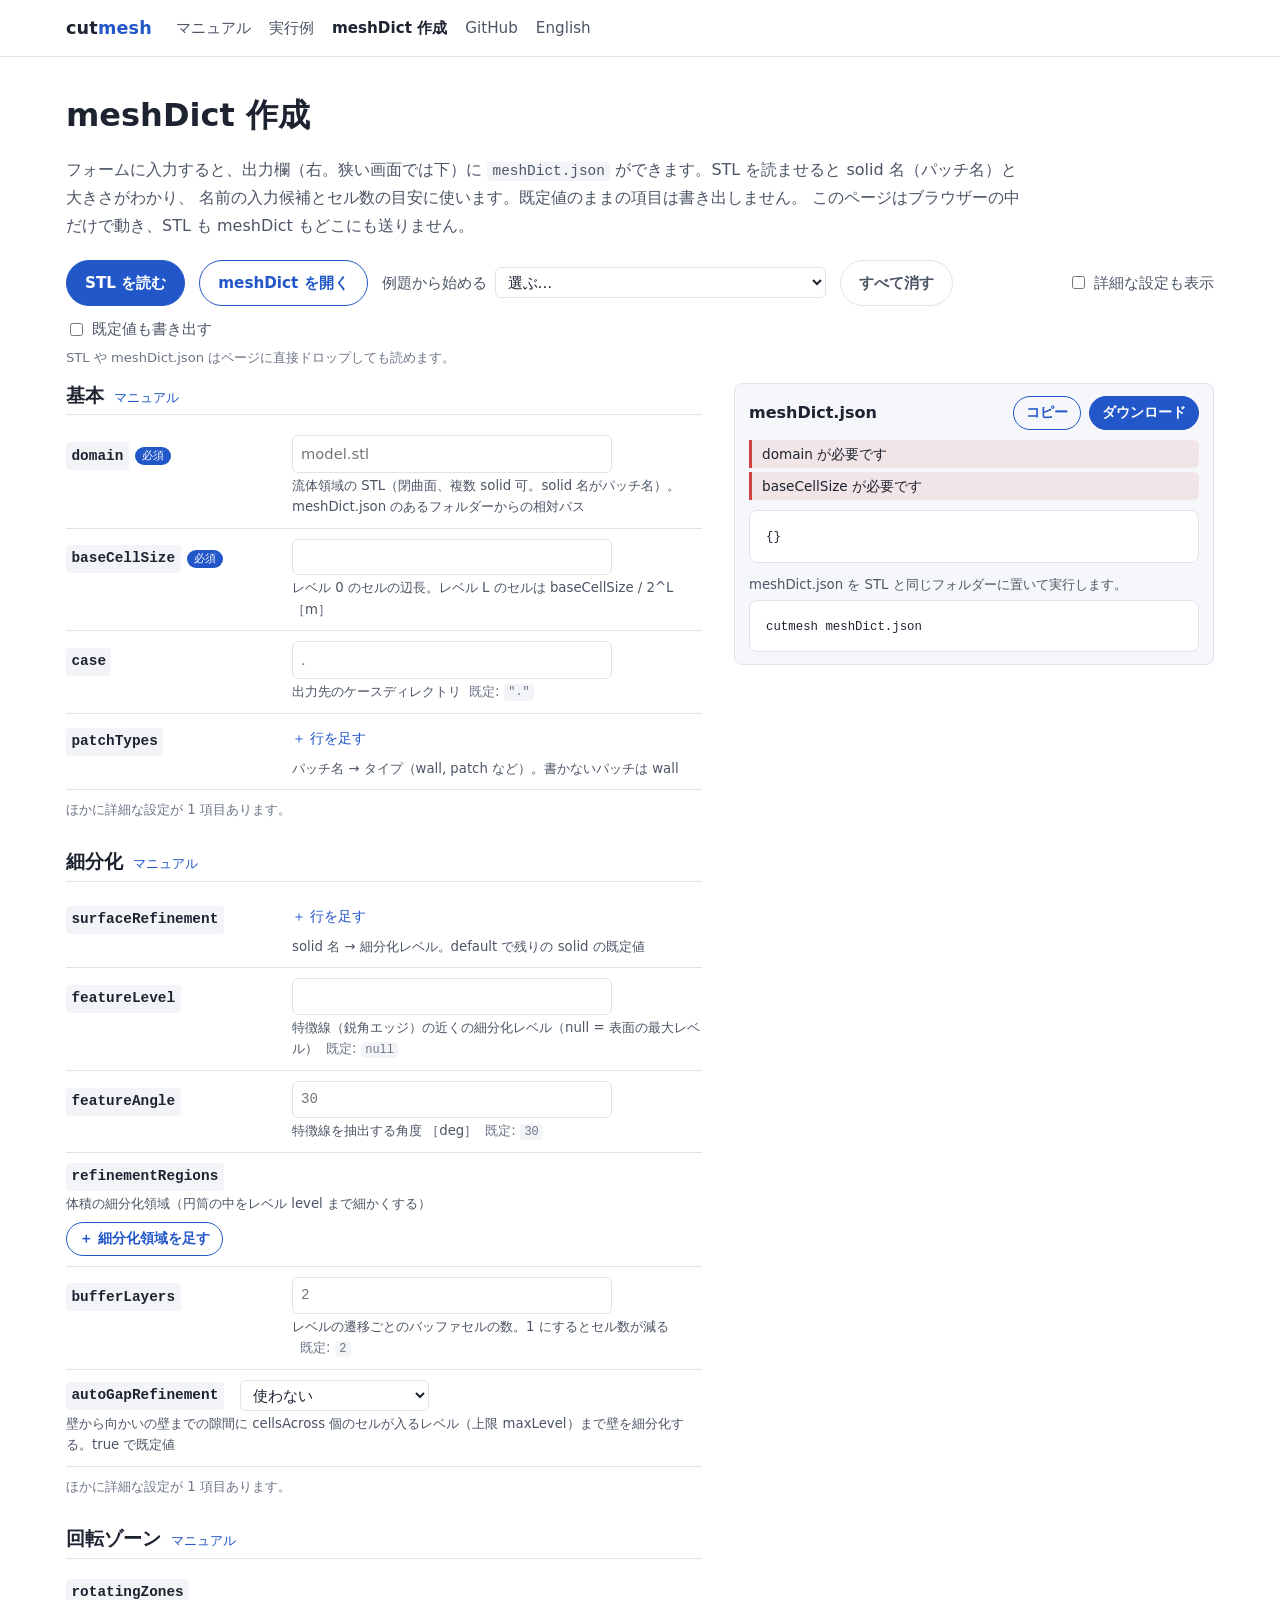
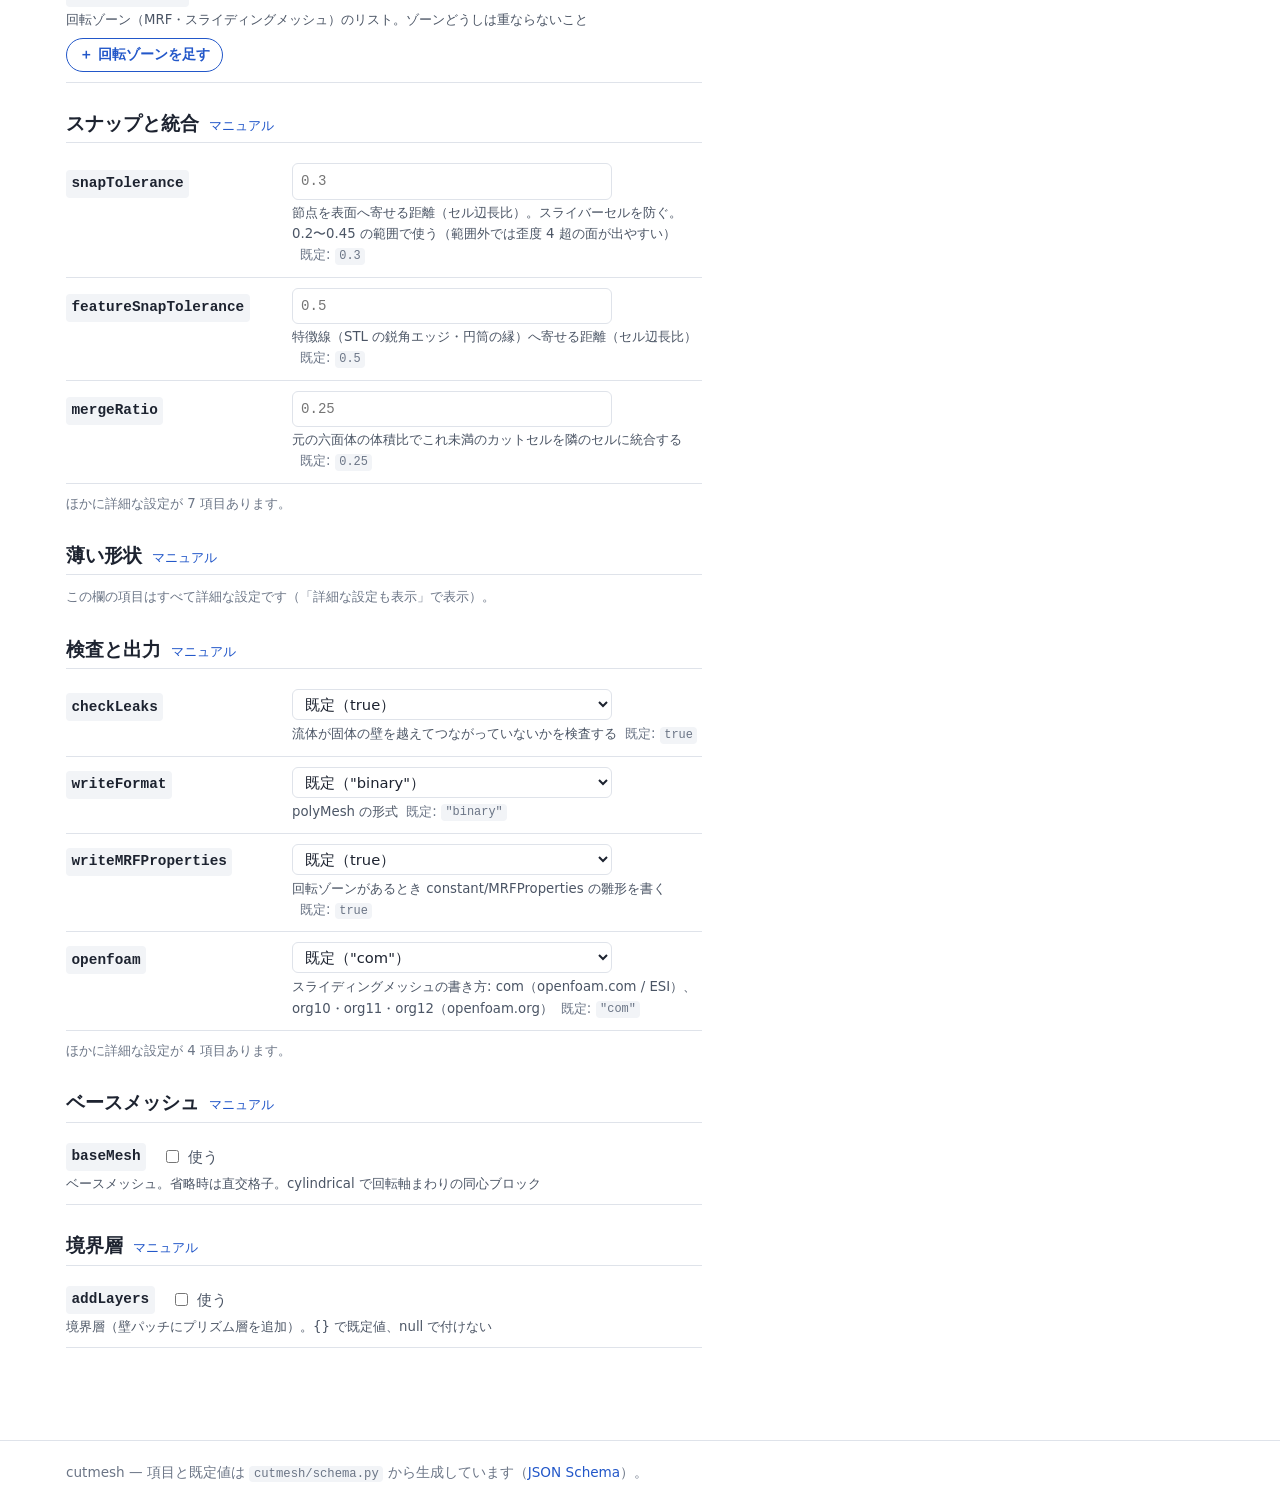
<file: docs/meshdict.html>
<!doctype html>
<html lang="ja">
<head>
<meta charset="utf-8">
<meta name="viewport" content="width=device-width, initial-scale=1">
<title>meshDict 作成 — cutmesh</title>
<meta name="description" content="cutmesh の設定ファイル meshDict.json をフォームで作る。STL の solid 名と大きさを読み、入力をその場で検査し、JSON を書き出す（ブラウザーの中だけで動き、ファイルはどこにも送らない）">
<link rel="stylesheet" href="style.css">
<link rel="alternate" hreflang="en" href="en/meshdict.html">
</head>
<body>
<header class="site-header"><div class="inner">
  <a class="brand" href="index.html">cut<span>mesh</span></a>
  <nav class="site-nav">
    <a href="manual.html">マニュアル</a>
    <a href="examples.html">実行例</a>
    <a href="meshdict.html" aria-current="page">meshDict 作成</a>
    <a href="https://github.com/mmer547/cutmesh">GitHub</a>
    <a href="en/meshdict.html" lang="en" hreflang="en">English</a>
  </nav>
</div></header>

<main class="page">
<h1>meshDict 作成</h1>
<p class="mdf-lead">フォームに入力すると、出力欄（右。狭い画面では下）に <code>meshDict.json</code> ができます。STL を読ませると solid 名（パッチ名）と大きさがわかり、
名前の入力候補とセル数の目安に使います。既定値のままの項目は書き出しません。
このページはブラウザーの中だけで動き、STL も meshDict もどこにも送りません。</p>

<noscript><div class="warn"><p>このページは JavaScript を使います。</p></div></noscript>

<div class="mdf-toolbar" role="toolbar" aria-label="ファイル">
  <label class="btn primary mdf-filebtn">STL を読む<input type="file" id="mdf-stl" accept=".stl,.STL" hidden></label>
  <label class="btn mdf-filebtn">meshDict を開く<input type="file" id="mdf-open" accept=".json,application/json" hidden></label>
  <label class="mdf-select">例題から始める
    <select id="mdf-example"><option value="">選ぶ…</option></select>
  </label>
  <button type="button" class="btn mdf-plain" id="mdf-clear">すべて消す</button>
  <span class="mdf-toolbar-sep"></span>
  <label class="mdf-check"><input type="checkbox" id="mdf-advanced"> 詳細な設定も表示</label>
  <label class="mdf-check"><input type="checkbox" id="mdf-defaults"> 既定値も書き出す</label>
</div>
<p class="mdf-drop-hint">STL や meshDict.json はページに直接ドロップしても読めます。</p>

<div id="mdf-stlinfo" class="mdf-stlinfo" hidden></div>

<div class="mdf">
  <form id="mdf-form" class="mdf-form" autocomplete="off" novalidate></form>
  <aside class="mdf-out" aria-label="出力">
    <div class="mdf-out-head">
      <strong>meshDict.json</strong>
      <span class="mdf-out-actions">
        <button type="button" class="btn mdf-small" id="mdf-copy">コピー</button>
        <button type="button" class="btn primary mdf-small" id="mdf-download">ダウンロード</button>
      </span>
    </div>
    <ul id="mdf-issues" class="mdf-issues" aria-live="polite"></ul>
    <pre class="mdf-json"><code id="mdf-json"></code></pre>
    <p class="mdf-run">meshDict.json を STL と同じフォルダーに置いて実行します。</p>
    <pre class="mdf-cmd"><code>cutmesh meshDict.json</code></pre>
  </aside>
</div>

<datalist id="mdf-solids"></datalist>
<datalist id="mdf-solids-default"></datalist>
<datalist id="mdf-ptypes"></datalist>
</main>

<footer class="site-footer"><div class="inner">
  cutmesh — 項目と既定値は <code>cutmesh/schema.py</code> から生成しています（<a href="meshdict.schema.json">JSON Schema</a>）。
</div></footer>

<script src="meshdict-data.js"></script>
<script src="meshdict.js"></script>
</body>
</html>
</file>
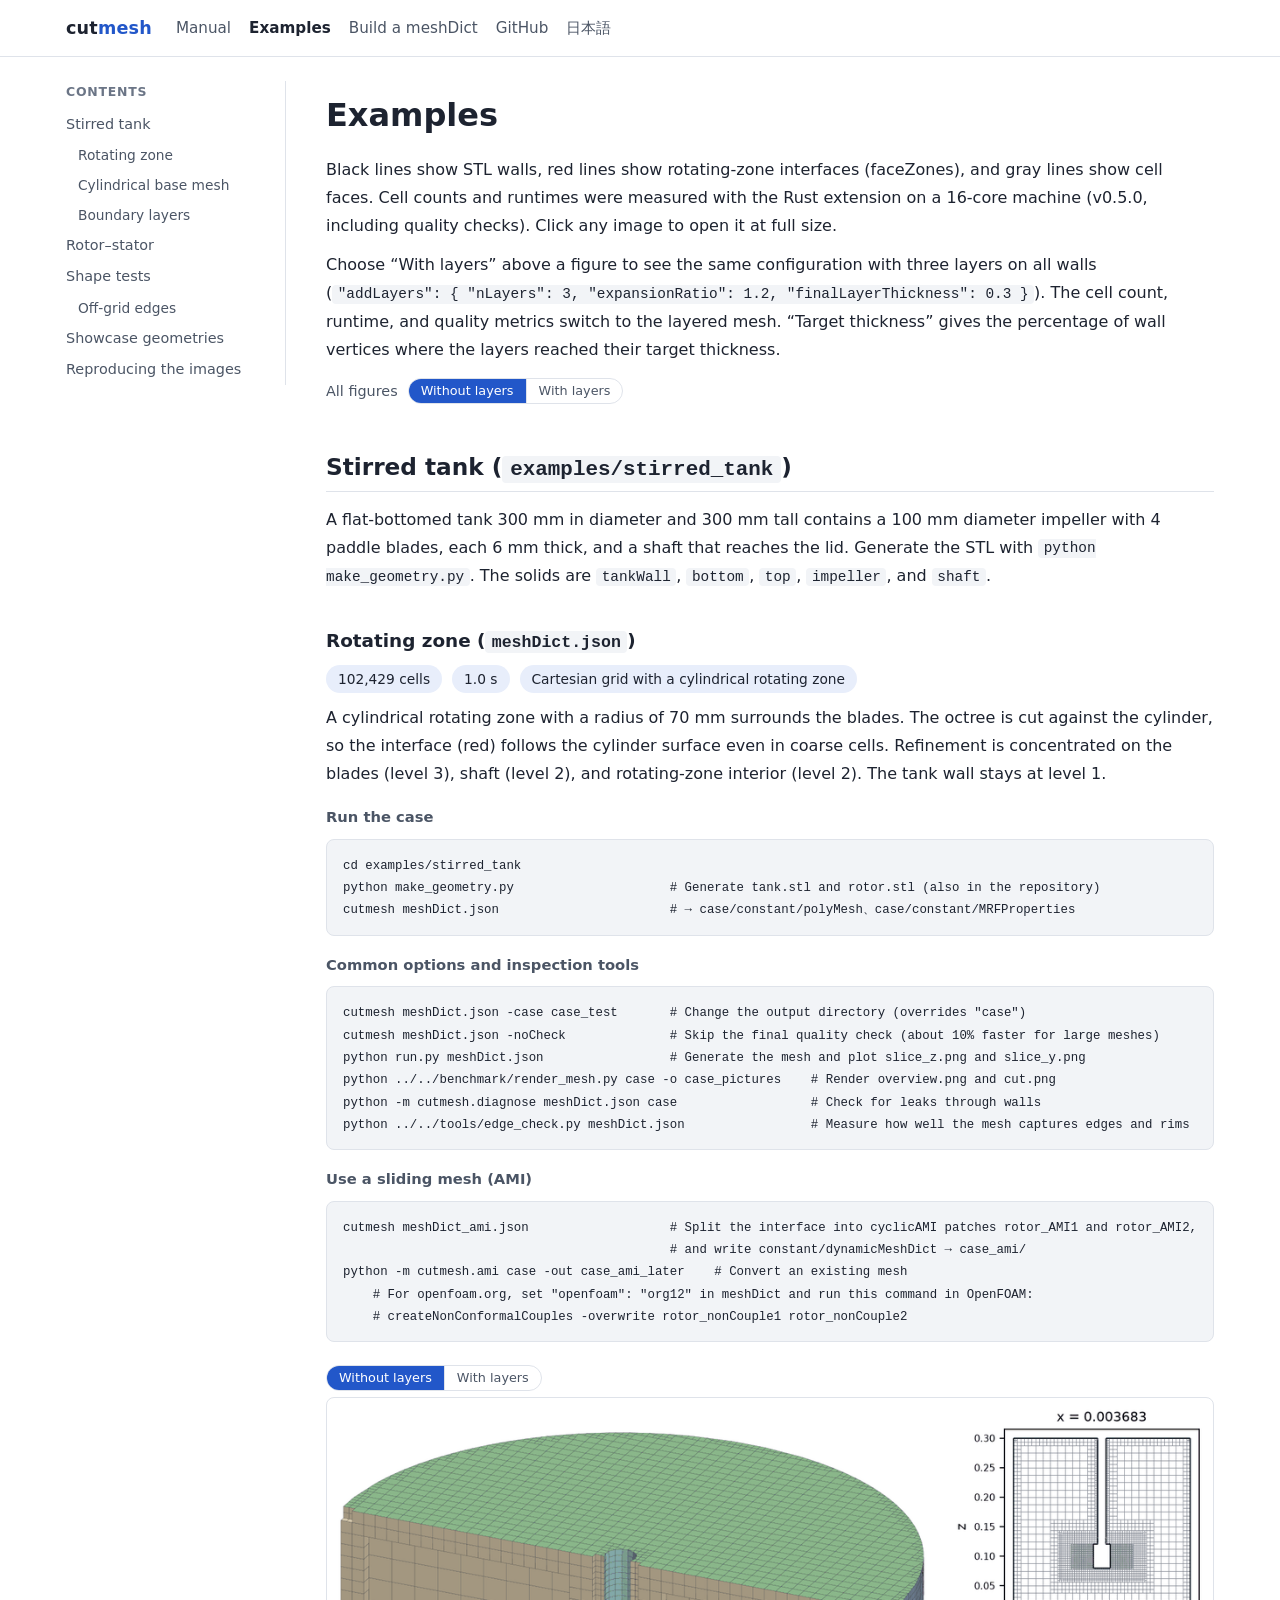
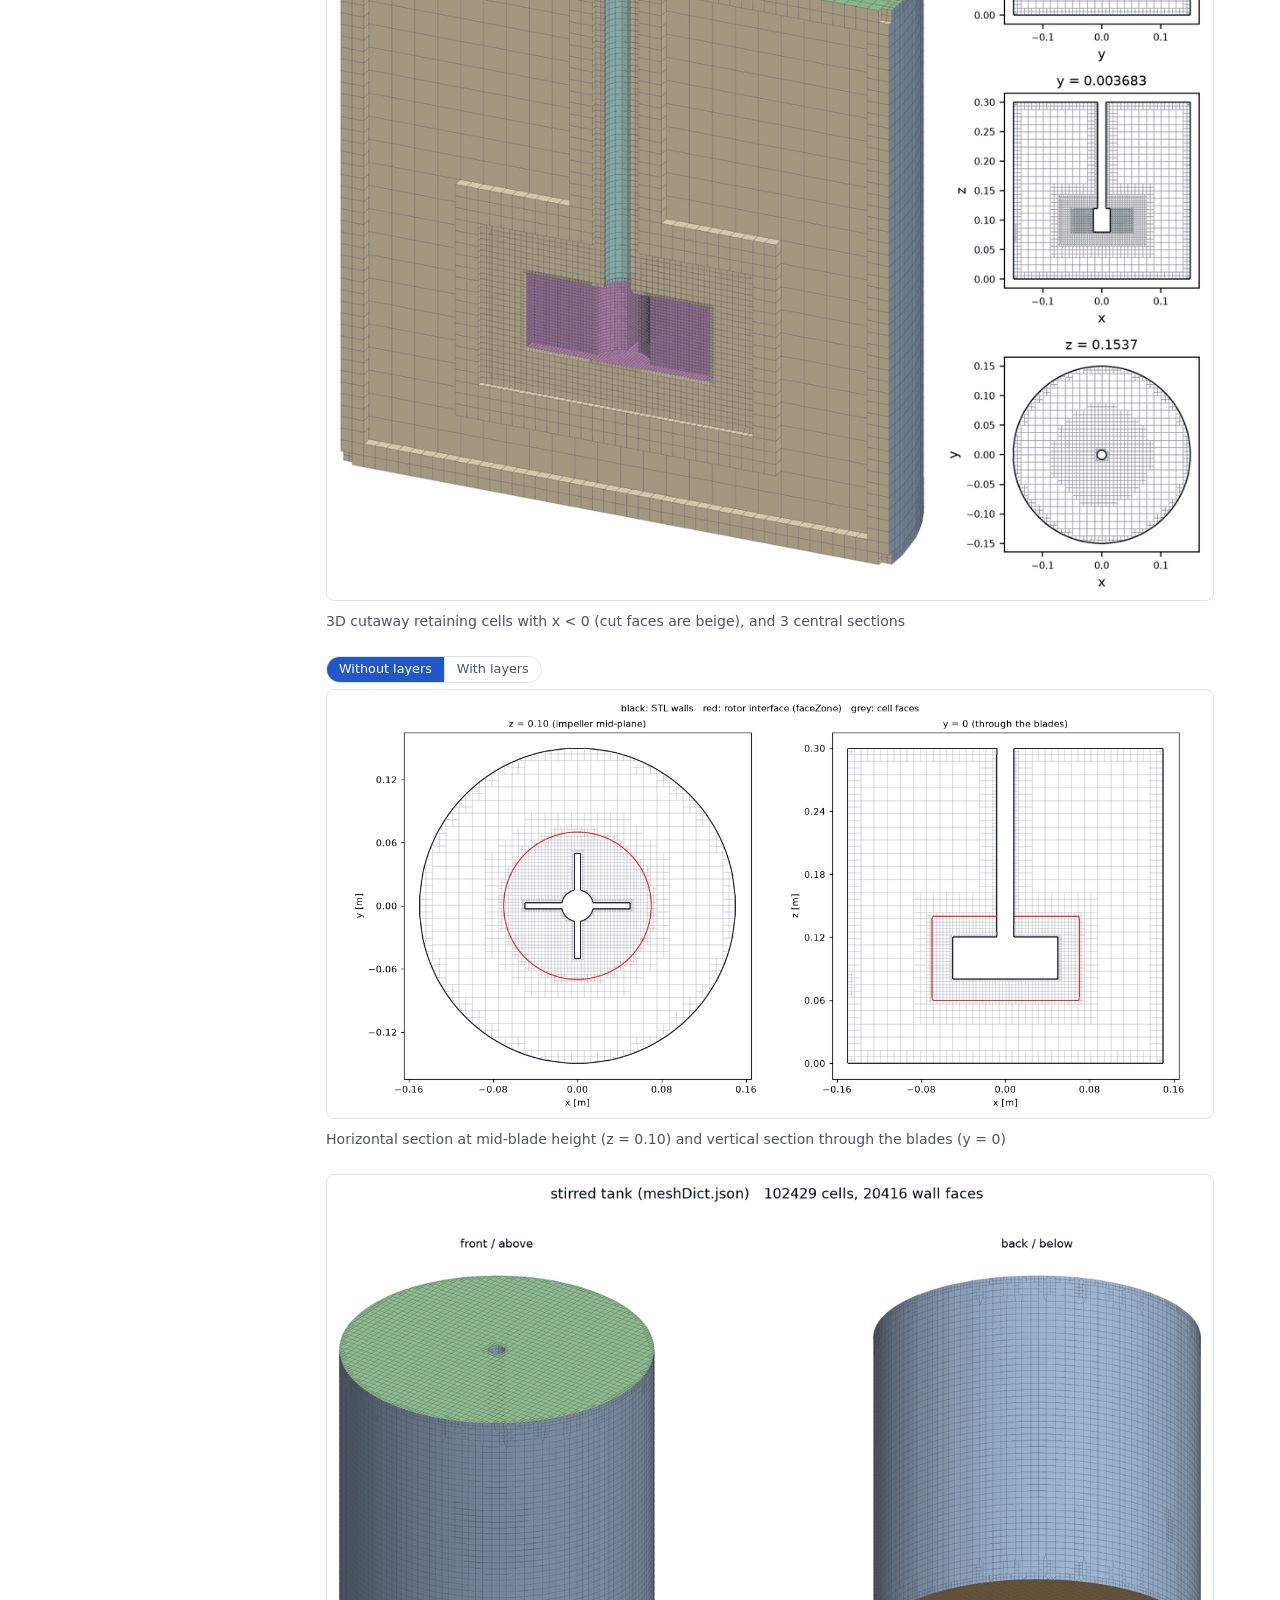
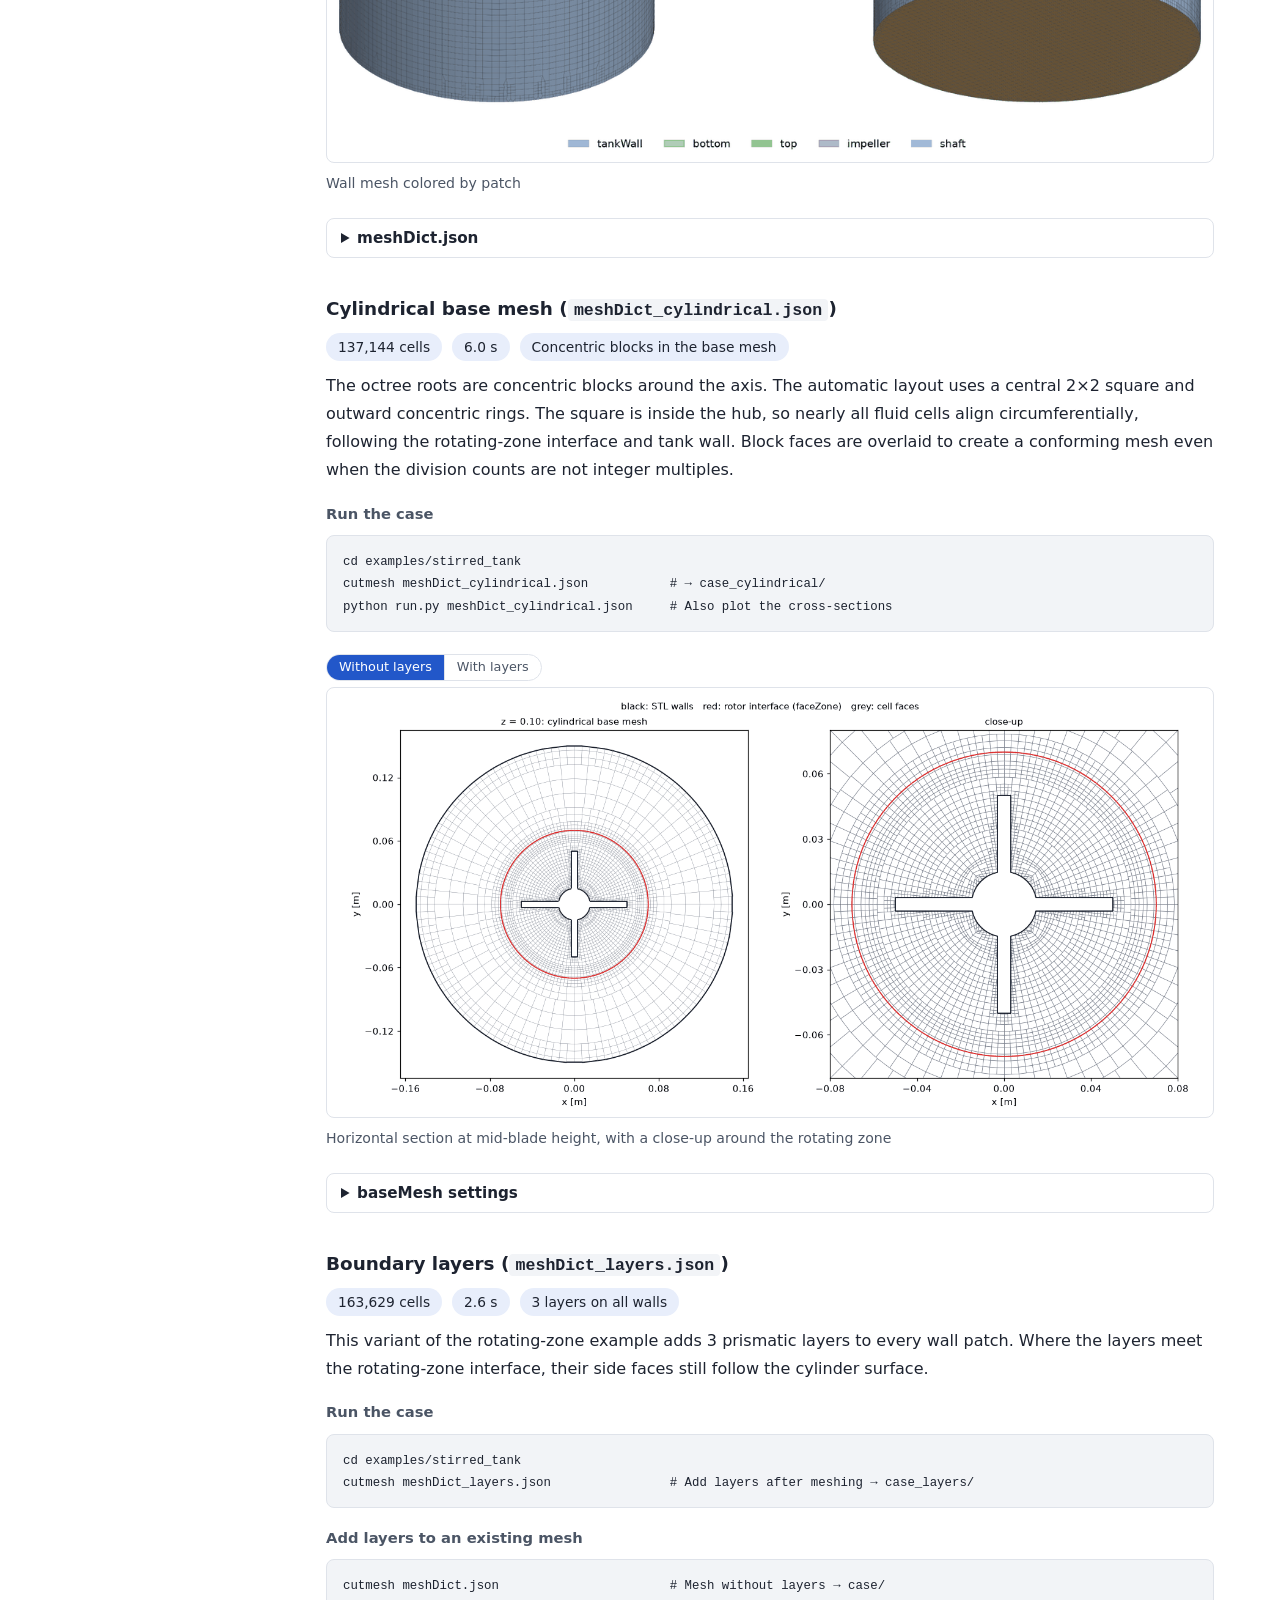
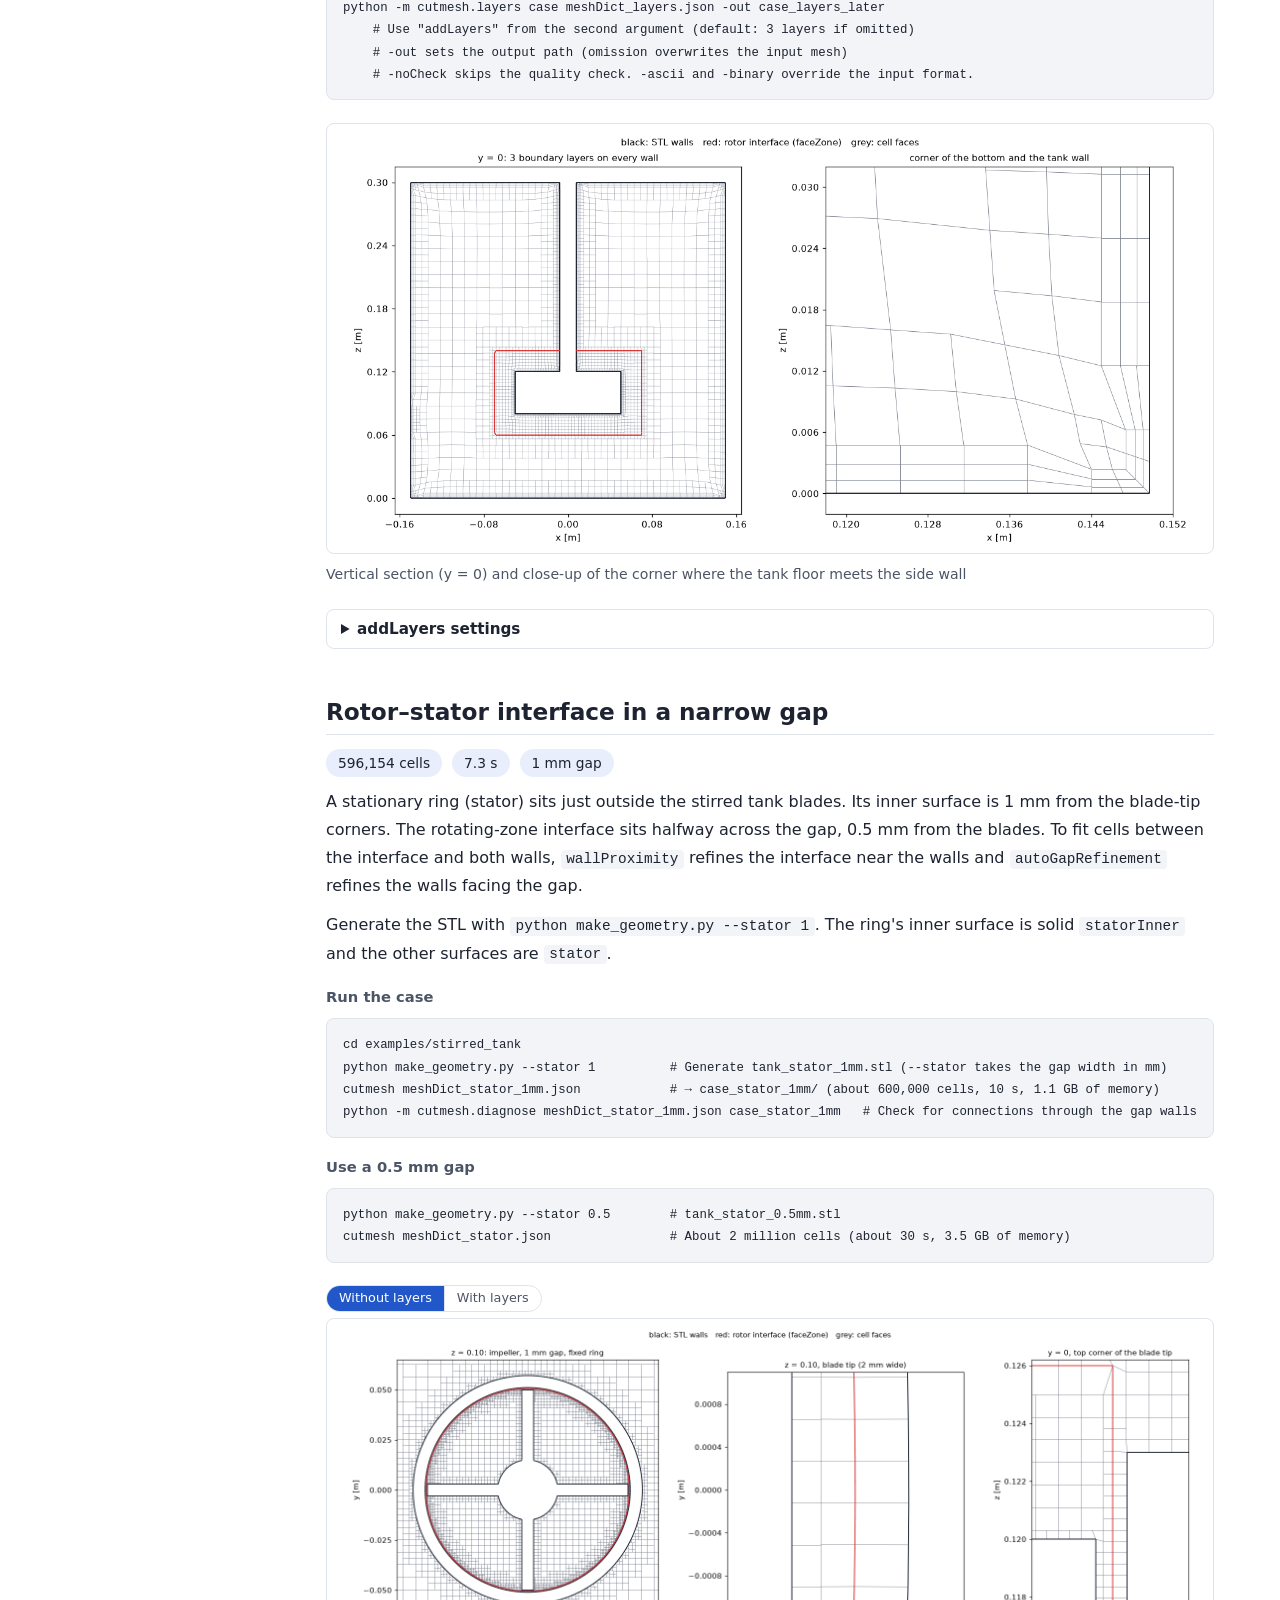
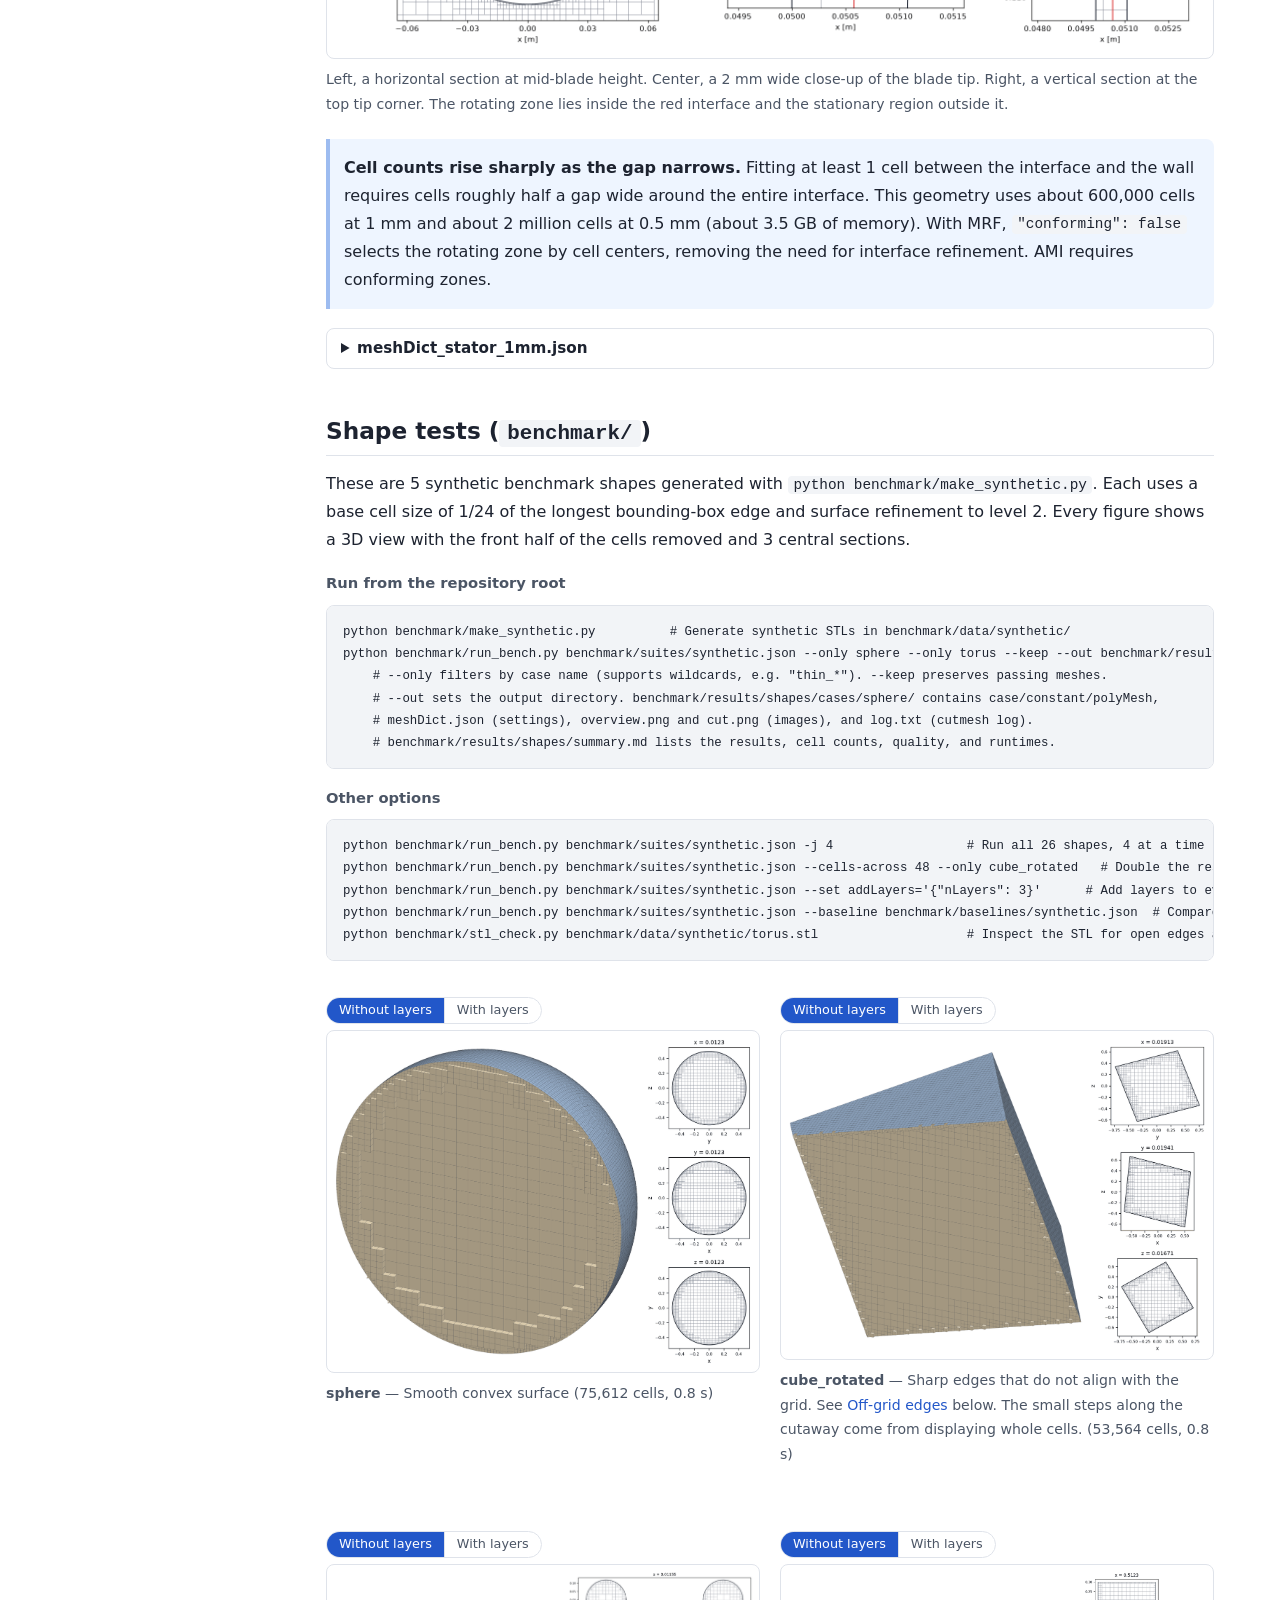
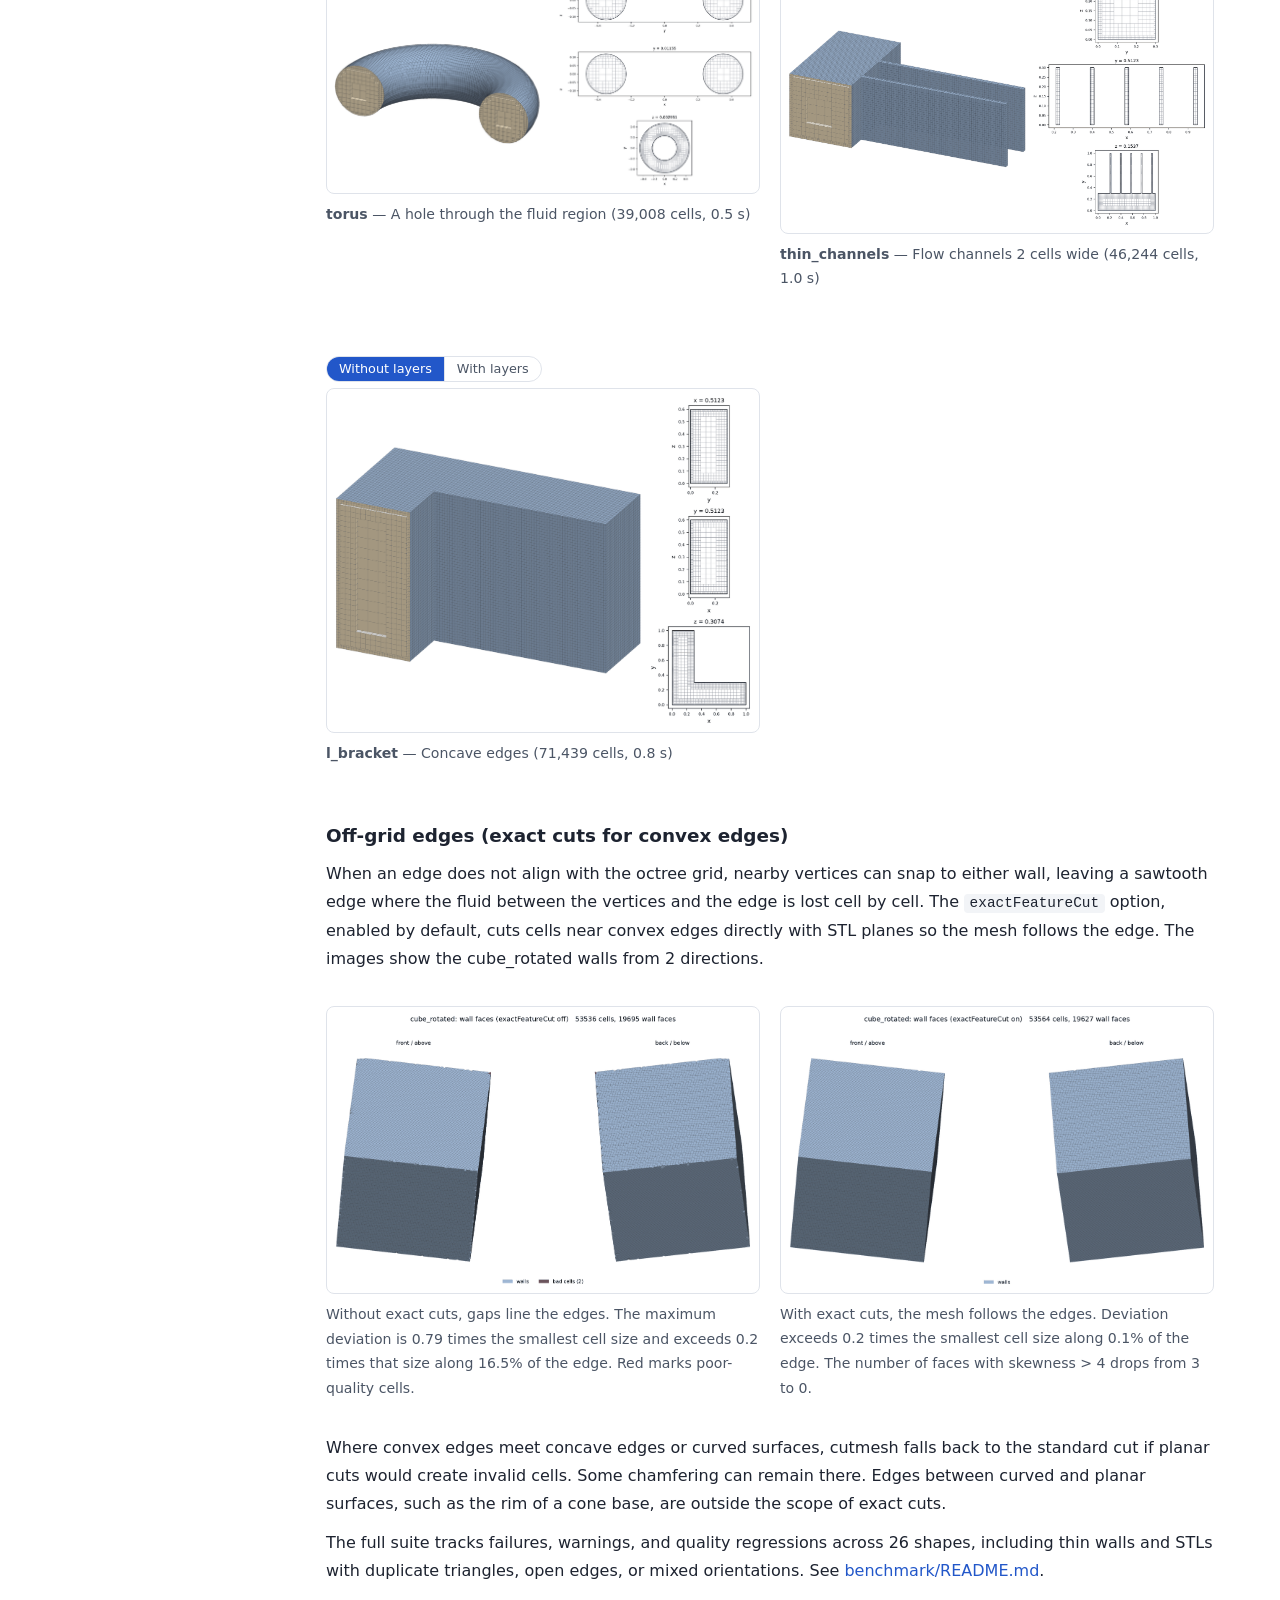
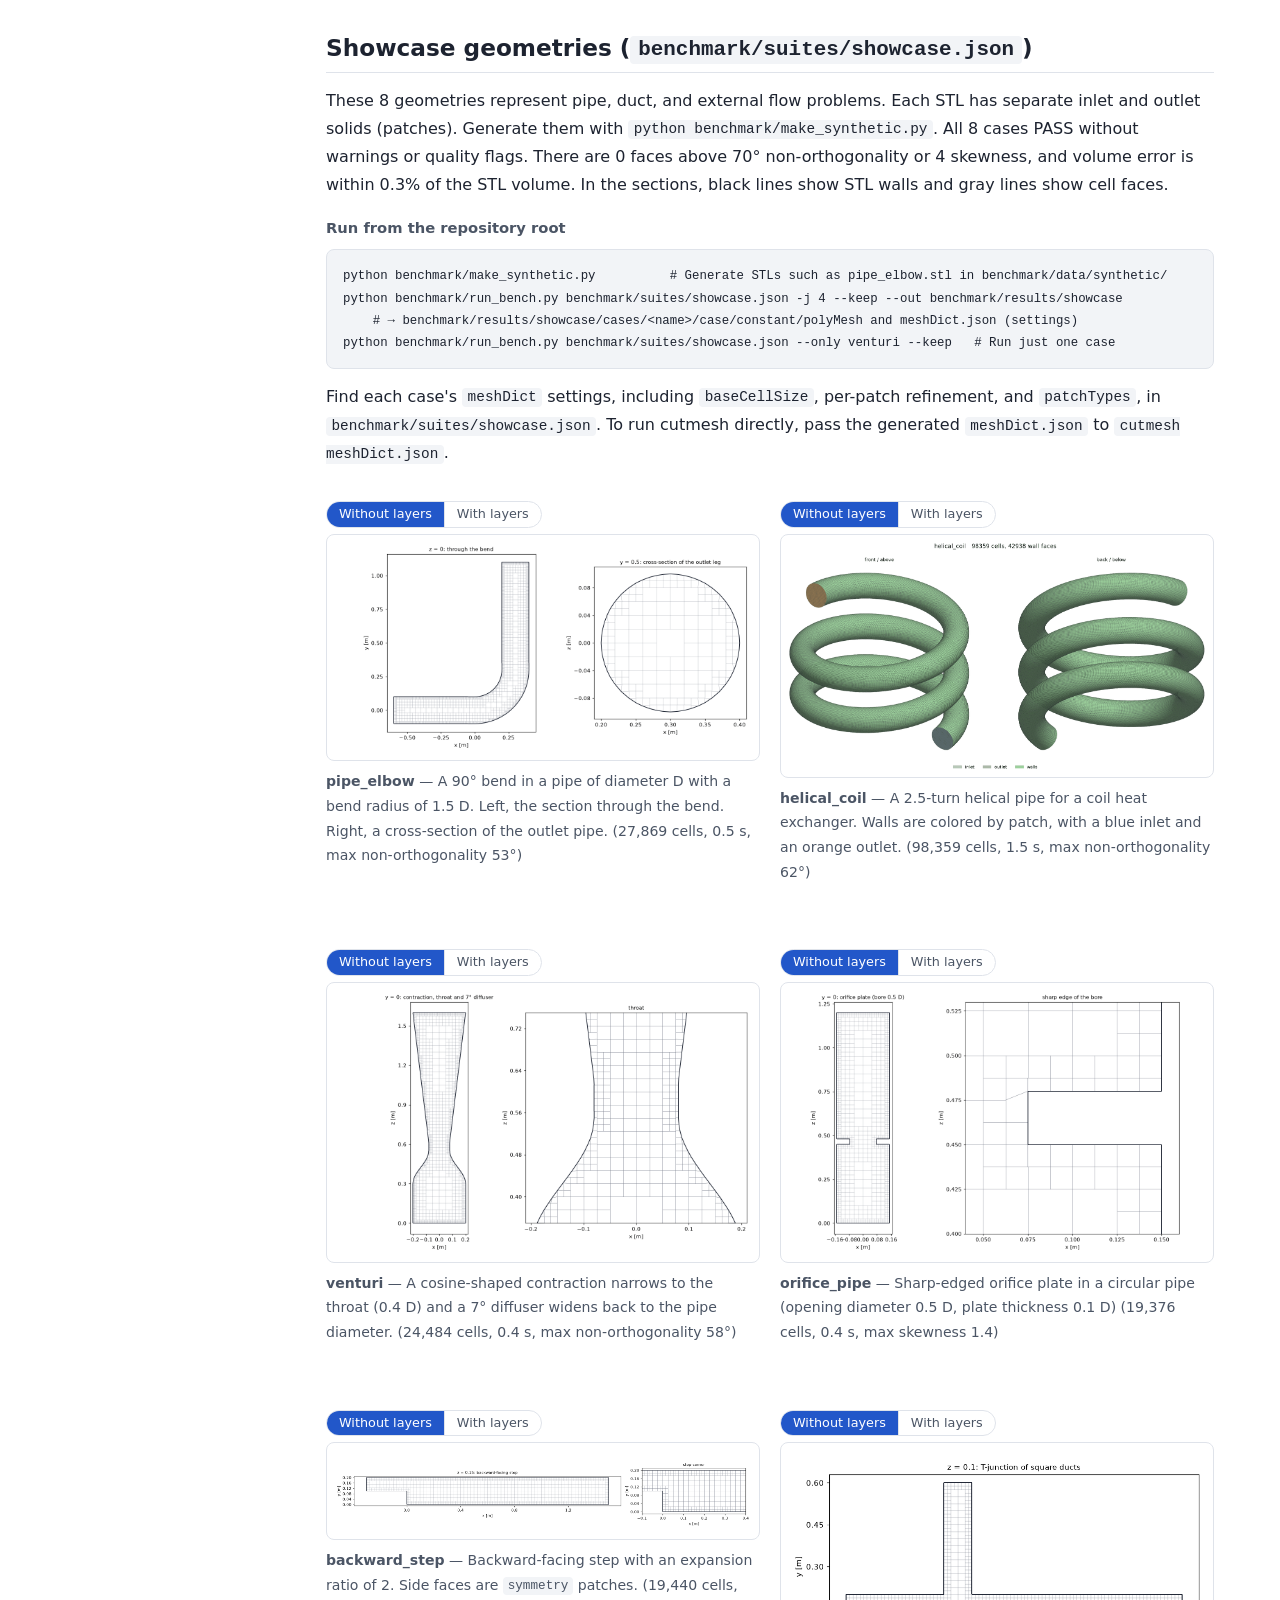
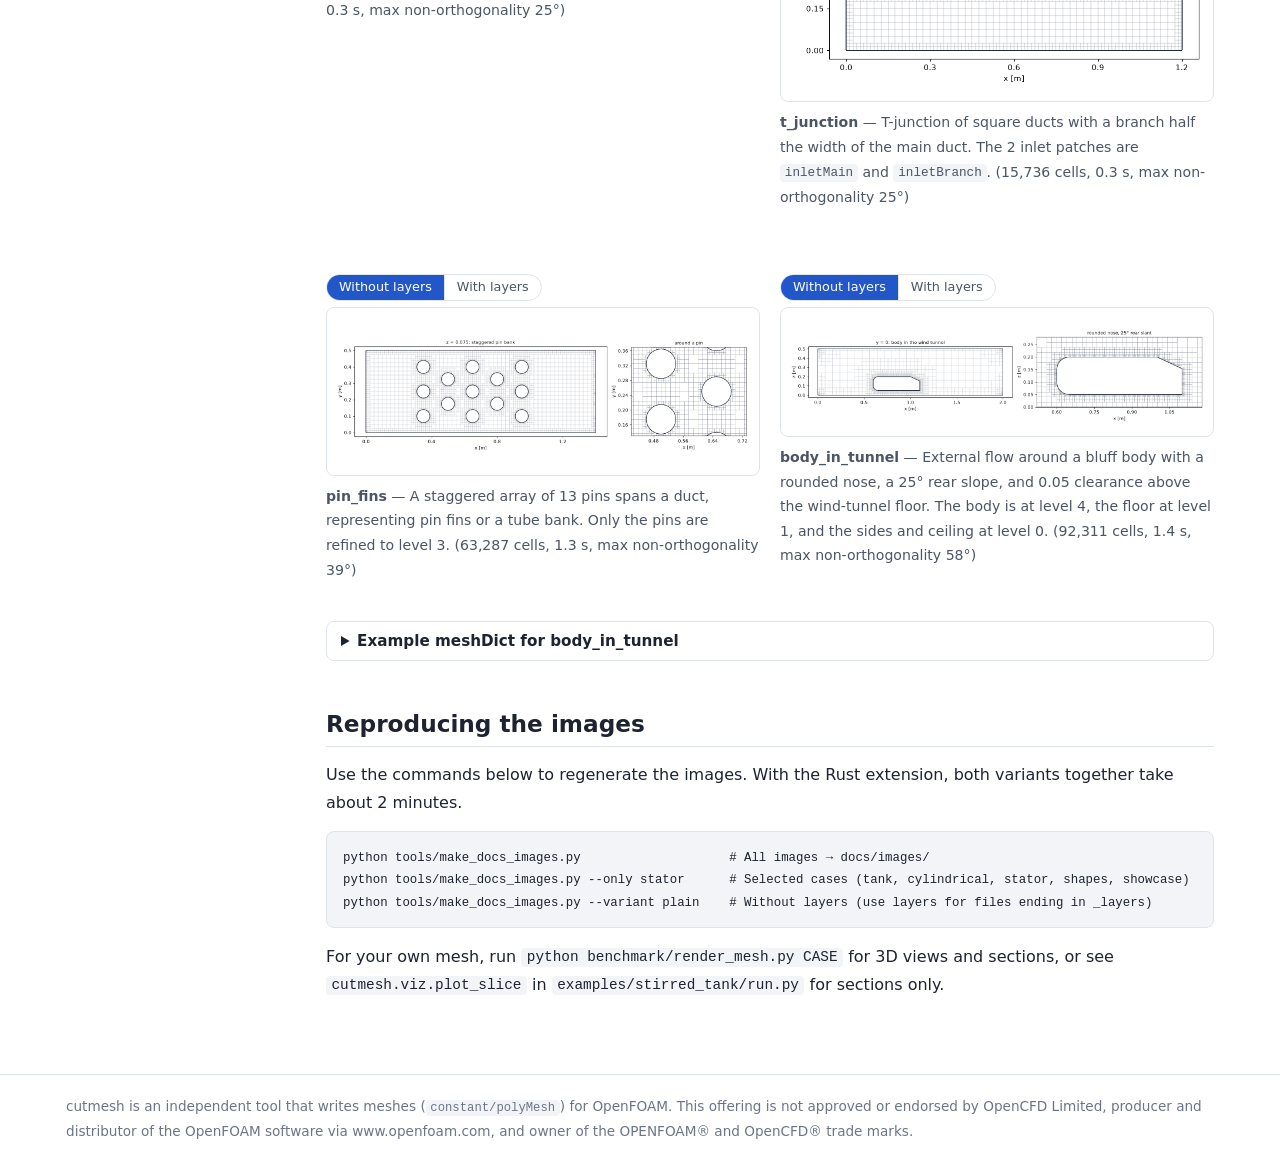
<file: docs/en/examples.html>
<!doctype html>
<html lang="en">
<head>
<meta charset="utf-8">
<meta name="viewport" content="width=device-width, initial-scale=1">
<title>Examples — cutmesh</title>
<meta name="description" content="See cutmesh examples for a stirred tank, cylindrical base mesh, boundary layers, a narrow rotor–stator gap, shape tests, pipe and duct flows, and external flow.">
<link rel="stylesheet" href="../style.css">
<link rel="alternate" hreflang="ja" href="../examples.html">
</head>
<body>
<header class="site-header"><div class="inner">
  <a class="brand" href="index.html">cut<span>mesh</span></a>
  <nav class="site-nav">
    <a href="manual.html">Manual</a>
    <a href="examples.html" aria-current="page">Examples</a>
    <a href="meshdict.html">Build a meshDict</a>
    <a href="https://github.com/mmer547/cutmesh">GitHub</a>
    <a href="../examples.html" lang="ja" hreflang="ja">日本語</a>
  </nav>
</div></header>

<main class="page doc">
<nav class="toc" aria-label="Table of contents">
  <strong>Contents</strong>
  <ol>
    <li><a href="#tank">Stirred tank</a>
      <ol>
        <li><a href="#tank-zone">Rotating zone</a></li>
        <li><a href="#tank-cyl">Cylindrical base mesh</a></li>
        <li><a href="#tank-layers">Boundary layers</a></li>
      </ol>
    </li>
    <li><a href="#stator">Rotor–stator</a></li>
    <li><a href="#shapes">Shape tests</a>
      <ol><li><a href="#tilted-edges">Off-grid edges</a></li></ol>
    </li>
    <li><a href="#showcase">Showcase geometries</a></li>
    <li><a href="#reproduce">Reproducing the images</a></li>
  </ol>
</nav>

<article class="content">
<h1>Examples</h1>
<p>Black lines show STL walls, red lines show rotating-zone interfaces (faceZones), and gray lines show cell faces.
Cell counts and runtimes were measured with the Rust extension on a 16-core machine (v0.5.0, including quality checks). Click any image to open it at full size.</p>
<p>Choose “With layers” above a figure to see the same configuration with three layers on all walls
(<code>"addLayers": { "nLayers": 3, "expansionRatio": 1.2, "finalLayerThickness": 0.3 }</code>).
The cell count, runtime, and quality metrics switch to the layered mesh. “Target thickness” gives the percentage of wall vertices where the layers reached their target thickness.</p>
<div class="layer-switch" id="layer-switch" data-figure-label="Boundary layers" hidden>
  <span>All figures</span>
  <div class="vswitch" role="group" aria-label="Boundary layers for all figures">
    <button type="button" data-set="plain" aria-pressed="true">Without layers</button><button type="button" data-set="layers" aria-pressed="false">With layers</button>
  </div>
</div>

<h2 id="tank">Stirred tank (<code>examples/stirred_tank</code>)</h2>
<p>A flat-bottomed tank 300 mm in diameter and 300 mm tall contains a 100 mm diameter impeller with 4 paddle blades, each 6 mm thick, and a shaft that reaches the lid.
Generate the STL with <code>python make_geometry.py</code>. The solids are <code>tankWall</code>, <code>bottom</code>, <code>top</code>, <code>impeller</code>, and <code>shaft</code>.</p>

<section class="example" id="tank-zone">
<h3>Rotating zone (<code>meshDict.json</code>)</h3>
<ul class="stats"><li><span data-stat="tank.cells">102,429</span> cells</li><li><span data-stat="tank.seconds">1.0</span> s</li><li>Cartesian grid with a cylindrical rotating zone</li></ul>
<p>A cylindrical rotating zone with a radius of 70 mm surrounds the blades. The octree is cut against the cylinder, so the interface (red) follows the cylinder surface even in coarse cells.
Refinement is concentrated on the blades (level 3), shaft (level 2), and rotating-zone interior (level 2). The tank wall stays at level 1.</p>
<p class="cmd-label">Run the case</p>
<pre><code>cd examples/stirred_tank
python make_geometry.py                     # Generate tank.stl and rotor.stl (also in the repository)
cutmesh meshDict.json                       # → case/constant/polyMesh、case/constant/MRFProperties</code></pre>
<p class="cmd-label">Common options and inspection tools</p>
<pre><code>cutmesh meshDict.json -case case_test       # Change the output directory (overrides "case")
cutmesh meshDict.json -noCheck              # Skip the final quality check (about 10% faster for large meshes)
python run.py meshDict.json                 # Generate the mesh and plot slice_z.png and slice_y.png
python ../../benchmark/render_mesh.py case -o case_pictures    # Render overview.png and cut.png
python -m cutmesh.diagnose meshDict.json case                  # Check for leaks through walls
python ../../tools/edge_check.py meshDict.json                 # Measure how well the mesh captures edges and rims</code></pre>
<p class="cmd-label">Use a sliding mesh (AMI)</p>
<pre><code>cutmesh meshDict_ami.json                   # Split the interface into cyclicAMI patches rotor_AMI1 and rotor_AMI2,
                                            # and write constant/dynamicMeshDict → case_ami/
python -m cutmesh.ami case -out case_ami_later    # Convert an existing mesh
    # For openfoam.org, set "openfoam": "org12" in meshDict and run this command in OpenFOAM:
    # createNonConformalCouples -overwrite rotor_nonCouple1 rotor_nonCouple2</code></pre>
<figure class="vfig">
  <a class="img only-plain" href="../images/tank_cut.png"><img src="../images/tank_cut.png" alt="3D cutaway of the stirred tank mesh with the front half removed, plus sections along x, y, and z" loading="lazy"></a>
    <a class="img only-layers" href="../images/tank_cut_layers.png"><img src="../images/tank_cut_layers.png" alt="3D cutaway of the stirred tank mesh with boundary layers and the front half removed, plus sections along x, y, and z" loading="lazy"></a>
  <figcaption>3D cutaway retaining cells with x &lt; 0 (cut faces are beige), and 3 central sections<span class="only-layers">. With layers (<code>meshDict_layers.json</code>, <span data-stat="tank_layers.cells">163,629</span> cells, <span data-stat="tank_layers.seconds">2.6</span> s, target thickness at <span data-stat="tank_layers.layerFull">97.7</span>%)</span></figcaption>
</figure>
<figure class="vfig">
  <a class="img only-plain" href="../images/tank_slices.png"><img src="../images/tank_slices.png" alt="Horizontal section at mid-blade height and a vertical section through the blades" loading="lazy"></a>
    <a class="img only-layers" href="../images/tank_slices_layers.png"><img src="../images/tank_slices_layers.png" alt="Horizontal section at mid-blade height and a vertical section through the blades, with boundary layers" loading="lazy"></a>
  <figcaption>Horizontal section at mid-blade height (z = 0.10) and vertical section through the blades (y = 0)<span class="only-layers">. With layers (<code>meshDict_layers.json</code>)</span></figcaption>
</figure>
<figure>
  <a class="img" href="../images/tank_overview.png"><img src="../images/tank_overview.png" alt="Wall mesh from 2 directions, colored by patch" loading="lazy"></a>
  <figcaption>Wall mesh colored by patch</figcaption>
</figure>
<details>
  <summary>meshDict.json</summary>
<pre><code>{
  "domain": "tank.stl",
  "baseCellSize": 0.0125,
  "surfaceRefinement": { "default": 1, "impeller": 3, "shaft": 2 },
  "featureLevel": 2,
  "bufferLayers": 2,
  "snapTolerance": 0.3,
  "mergeRatio": 0.25,
  "rotatingZones": [
    {
      "name": "rotor",
      "cylinder": { "point1": [0, 0, 0.06], "point2": [0, 0, 0.14], "radius": 0.07 },
      "surfaceLevel": 2,
      "volumeLevel": 2,
      "omega": 31.416
    }
  ],
  "patchTypes": { "top": "wall" },
  "case": "case"
}</code></pre>
</details>
</section>

<section class="example" id="tank-cyl">
<h3>Cylindrical base mesh (<code>meshDict_cylindrical.json</code>)</h3>
<ul class="stats"><li><span data-stat="cylindrical.cells">137,144</span> cells</li><li><span data-stat="cylindrical.seconds">6.0</span> s</li><li>Concentric blocks in the base mesh</li></ul>
<p>The octree roots are concentric blocks around the axis. The automatic layout uses a central 2×2 square and outward concentric rings. The square is inside the hub, so nearly all fluid cells align circumferentially, following the rotating-zone interface and tank wall.
Block faces are overlaid to create a conforming mesh even when the division counts are not integer multiples.</p>
<p class="cmd-label">Run the case</p>
<pre><code>cd examples/stirred_tank
cutmesh meshDict_cylindrical.json           # → case_cylindrical/
python run.py meshDict_cylindrical.json     # Also plot the cross-sections</code></pre>
<figure class="vfig">
  <a class="img only-plain" href="../images/cylindrical_slices.png"><img src="../images/cylindrical_slices.png" alt="Horizontal section of the cylindrical base mesh, with a close-up of the center" loading="lazy"></a>
    <a class="img only-layers" href="../images/cylindrical_slices_layers.png"><img src="../images/cylindrical_slices_layers.png" alt="Horizontal section of the cylindrical base mesh with boundary layers, with a close-up of the center" loading="lazy"></a>
  <figcaption>Horizontal section at mid-blade height, with a close-up around the rotating zone<span class="only-layers">. With layers (<span data-stat="cylindrical_layers.cells">199,076</span> cells, <span data-stat="cylindrical_layers.seconds">7.9</span> s, target thickness at <span data-stat="cylindrical_layers.layerFull">87.0</span>%)</span></figcaption>
</figure>
<details>
  <summary>baseMesh settings</summary>
<pre><code>"baseMesh": {
  "type": "cylindrical",
  "origin": [0, 0, 0],
  "axis": [0, 0, 1],
  "nz": 24
}</code></pre>
<p>The log shows a central 2×2 square (11.9 mm half-width), ring radii of 23.8 / 34.8 / 58.4 / 91.8 / 158.3 mm, and 8 / 16 / 24 / 36 / 64 circumferential divisions. The blade tips (50.1 mm), rotating zone (70 mm), and tank wall (150 mm) sit at the 1/3 position in the radial cells.</p>
</details>
</section>

<section class="example" id="tank-layers">
<h3>Boundary layers (<code>meshDict_layers.json</code>)</h3>
<ul class="stats"><li><span data-stat="layers.cells">163,629</span> cells</li><li><span data-stat="layers.seconds">2.6</span> s</li><li>3 layers on all walls</li></ul>
<p>This variant of the rotating-zone example adds 3 prismatic layers to every wall patch. Where the layers meet the rotating-zone interface, their side faces still follow the cylinder surface.</p>
<p class="cmd-label">Run the case</p>
<pre><code>cd examples/stirred_tank
cutmesh meshDict_layers.json                # Add layers after meshing → case_layers/</code></pre>
<p class="cmd-label">Add layers to an existing mesh</p>
<pre><code>cutmesh meshDict.json                       # Mesh without layers → case/
python -m cutmesh.layers case meshDict_layers.json -out case_layers_later
    # Use "addLayers" from the second argument (default: 3 layers if omitted)
    # -out sets the output path (omission overwrites the input mesh)
    # -noCheck skips the quality check. -ascii and -binary override the input format.</code></pre>
<figure>
  <a class="img" href="../images/layers_slices.png"><img src="../images/layers_slices.png" alt="Vertical section with boundary layers and a close-up of the corner between the tank floor and side wall" loading="lazy"></a>
  <figcaption>Vertical section (y = 0) and close-up of the corner where the tank floor meets the side wall</figcaption>
</figure>
<details>
  <summary>addLayers settings</summary>
<pre><code>"addLayers": { "nLayers": 3, "expansionRatio": 1.2, "finalLayerThickness": 0.3 }</code></pre>
</details>
</section>

<h2 id="stator">Rotor–stator interface in a narrow gap</h2>
<ul class="stats"><li><span data-stat="stator_1mm.cells">596,154</span> cells</li><li><span data-stat="stator_1mm.seconds">7.3</span> s</li><li>1 mm gap</li></ul>
<p>A stationary ring (stator) sits just outside the stirred tank blades. Its inner surface is 1 mm from the blade-tip corners.
The rotating-zone interface sits halfway across the gap, 0.5 mm from the blades. To fit cells between the interface and both walls,
<code>wallProximity</code> refines the interface near the walls and <code>autoGapRefinement</code> refines the walls facing the gap.</p>
<p>Generate the STL with <code>python make_geometry.py --stator 1</code>. The ring's inner surface is solid <code>statorInner</code> and the other surfaces are <code>stator</code>.</p>
<p class="cmd-label">Run the case</p>
<pre><code>cd examples/stirred_tank
python make_geometry.py --stator 1          # Generate tank_stator_1mm.stl (--stator takes the gap width in mm)
cutmesh meshDict_stator_1mm.json            # → case_stator_1mm/ (about 600,000 cells, 10 s, 1.1 GB of memory)
python -m cutmesh.diagnose meshDict_stator_1mm.json case_stator_1mm   # Check for connections through the gap walls</code></pre>
<p class="cmd-label">Use a 0.5 mm gap</p>
<pre><code>python make_geometry.py --stator 0.5        # tank_stator_0.5mm.stl
cutmesh meshDict_stator.json                # About 2 million cells (about 30 s, 3.5 GB of memory)</code></pre>
<figure class="vfig">
  <a class="img only-plain" href="../images/stator_gap.png"><img src="../images/stator_gap.png" alt="Horizontal section through the blades and stationary ring, a 2 mm square close-up of the tip, and a vertical section through the top tip corner" loading="lazy"></a>
    <a class="img only-layers" href="../images/stator_gap_layers.png"><img src="../images/stator_gap_layers.png" alt="Horizontal section through the blades and stationary ring, a 2 mm square close-up of the tip, and a vertical section through the top tip corner, with boundary layers" loading="lazy"></a>
  <figcaption>Left, a horizontal section at mid-blade height. Center, a 2 mm wide close-up of the blade tip. Right, a vertical section at the top tip corner. The rotating zone lies inside the red interface and the stationary region outside it<span class="only-layers">. With layers (<span data-stat="stator_1mm_layers.cells">982,245</span> cells, <span data-stat="stator_1mm_layers.seconds">34</span> s, target thickness at <span data-stat="stator_1mm_layers.layerFull">77.2</span>%). Few layers fit between the blade tip and the stationary ring (center)</span>.</figcaption>
</figure>
<div class="note">
  <p><strong>Cell counts rise sharply as the gap narrows.</strong> Fitting at least 1 cell between the interface and the wall requires cells roughly half a gap wide around the entire interface.
  This geometry uses about 600,000 cells at 1 mm and about 2 million cells at 0.5 mm (about 3.5 GB of memory).
  With MRF, <code>"conforming": false</code> selects the rotating zone by cell centers, removing the need for interface refinement. AMI requires conforming zones.</p>
</div>
<details>
  <summary>meshDict_stator_1mm.json</summary>
<pre><code>{
  "domain": "tank_stator_1mm.stl",
  "baseCellSize": 0.0125,
  "surfaceRefinement": { "default": 1, "impeller": 3, "shaft": 2, "stator": 3, "statorInner": 3 },
  "featureLevel": 2,
  "bufferLayers": 2,
  "snapTolerance": 0.3,
  "mergeRatio": 0.25,
  "autoGapRefinement": { "cellsAcross": 2, "maxLevel": 5 },
  "rotatingZones": [
    {
      "name": "rotor",
      "cylinder": { "point1": [0, 0, 0.074], "point2": [0, 0, 0.126], "radius": 0.05059 },
      "surfaceLevel": 3,
      "volumeLevel": 2,
      "wallProximity": { "distance": 0.001, "level": 5 },
      "omega": 31.416
    }
  ],
  "patchTypes": { "top": "wall" },
  "case": "case_stator_1mm"
}</code></pre>
<p>The 0.5 mm gap settings are in <code>examples/stirred_tank/meshDict_stator.json</code>, with <code>maxLevel</code> and <code>level</code> set to 6.</p>
</details>

<h2 id="shapes">Shape tests (<code>benchmark/</code>)</h2>
<p>These are 5 synthetic benchmark shapes generated with <code>python benchmark/make_synthetic.py</code>. Each uses a base cell size of 1/24 of the longest bounding-box edge
and surface refinement to level 2. Every figure shows a 3D view with the front half of the cells removed and 3 central sections.</p>
<p class="cmd-label">Run from the repository root</p>
<pre><code>python benchmark/make_synthetic.py          # Generate synthetic STLs in benchmark/data/synthetic/
python benchmark/run_bench.py benchmark/suites/synthetic.json --only sphere --only torus --keep --out benchmark/results/shapes
    # --only filters by case name (supports wildcards, e.g. "thin_*"). --keep preserves passing meshes.
    # --out sets the output directory. benchmark/results/shapes/cases/sphere/ contains case/constant/polyMesh,
    # meshDict.json (settings), overview.png and cut.png (images), and log.txt (cutmesh log).
    # benchmark/results/shapes/summary.md lists the results, cell counts, quality, and runtimes.</code></pre>
<p class="cmd-label">Other options</p>
<pre><code>python benchmark/run_bench.py benchmark/suites/synthetic.json -j 4                  # Run all 26 shapes, 4 at a time
python benchmark/run_bench.py benchmark/suites/synthetic.json --cells-across 48 --only cube_rotated   # Double the resolution
python benchmark/run_bench.py benchmark/suites/synthetic.json --set addLayers='{"nLayers": 3}'      # Add layers to every case
python benchmark/run_bench.py benchmark/suites/synthetic.json --baseline benchmark/baselines/synthetic.json  # Compare with the baseline
python benchmark/stl_check.py benchmark/data/synthetic/torus.stl                    # Inspect the STL for open edges and other issues</code></pre>
<div class="grid two">
  <figure class="vfig">
    <a class="img only-plain" href="../images/shape_sphere.png"><img src="../images/shape_sphere.png" alt="Mesh inside a sphere" loading="lazy"></a>
    <a class="img only-layers" href="../images/shape_sphere_layers.png"><img src="../images/shape_sphere_layers.png" alt="Mesh inside a sphere with boundary layers" loading="lazy"></a>
    <figcaption><strong>sphere</strong> — Smooth convex surface (<span class="only-plain"><span data-stat="sphere.cells">75,612</span> cells, <span data-stat="sphere.seconds">0.8</span> s</span><span class="only-layers">with layers, <span data-stat="sphere_layers.cells">147,636</span> cells, <span data-stat="sphere_layers.seconds">2.1</span> s, target thickness at <span data-stat="sphere_layers.layerFull">98.9</span>%</span>)</figcaption>
  </figure>
  <figure class="vfig">
    <a class="img only-plain" href="../images/shape_cube_rotated.png"><img src="../images/shape_cube_rotated.png" alt="Mesh inside a cube rotated relative to the grid" loading="lazy"></a>
    <a class="img only-layers" href="../images/shape_cube_rotated_layers.png"><img src="../images/shape_cube_rotated_layers.png" alt="Mesh inside a cube rotated relative to the grid, with boundary layers" loading="lazy"></a>
    <figcaption><strong>cube_rotated</strong> — Sharp edges that do not align with the grid. See <a href="#tilted-edges">Off-grid edges</a> below. The small steps along the cutaway come from displaying whole cells. (<span class="only-plain"><span data-stat="cube_rotated.cells">53,564</span> cells, <span data-stat="cube_rotated.seconds">0.8</span> s</span><span class="only-layers">with layers, <span data-stat="cube_rotated_layers.cells">112,271</span> cells, <span data-stat="cube_rotated_layers.seconds">2.4</span> s, target thickness at <span data-stat="cube_rotated_layers.layerFull">92.5</span>%</span>)</figcaption>
  </figure>
  <figure class="vfig">
    <a class="img only-plain" href="../images/shape_torus.png"><img src="../images/shape_torus.png" alt="Mesh inside a torus" loading="lazy"></a>
    <a class="img only-layers" href="../images/shape_torus_layers.png"><img src="../images/shape_torus_layers.png" alt="Mesh inside a torus with boundary layers" loading="lazy"></a>
    <figcaption><strong>torus</strong> — A hole through the fluid region (<span class="only-plain"><span data-stat="torus.cells">39,008</span> cells, <span data-stat="torus.seconds">0.5</span> s</span><span class="only-layers">with layers, <span data-stat="torus_layers.cells">84,596</span> cells, <span data-stat="torus_layers.seconds">1.4</span> s, target thickness at <span data-stat="torus_layers.layerFull">95.3</span>%</span>)</figcaption>
  </figure>
  <figure class="vfig">
    <a class="img only-plain" href="../images/shape_thin_channels.png"><img src="../images/shape_thin_channels.png" alt="Mesh inside narrow flow channels" loading="lazy"></a>
    <a class="img only-layers" href="../images/shape_thin_channels_layers.png"><img src="../images/shape_thin_channels_layers.png" alt="Mesh inside narrow flow channels with boundary layers" loading="lazy"></a>
    <figcaption><strong>thin_channels</strong> — Flow channels 2 cells wide (<span class="only-plain"><span data-stat="thin_channels.cells">46,244</span> cells, <span data-stat="thin_channels.seconds">1.0</span> s</span><span class="only-layers">with layers, <span data-stat="thin_channels_layers.cells">146,819</span> cells, <span data-stat="thin_channels_layers.seconds">2.5</span> s, target thickness at <span data-stat="thin_channels_layers.layerFull">98.0</span>%</span>)</figcaption>
  </figure>
  <figure class="vfig">
    <a class="img only-plain" href="../images/shape_l_bracket.png"><img src="../images/shape_l_bracket.png" alt="L-shaped mesh" loading="lazy"></a>
    <a class="img only-layers" href="../images/shape_l_bracket_layers.png"><img src="../images/shape_l_bracket_layers.png" alt="L-shaped mesh with boundary layers" loading="lazy"></a>
    <figcaption><strong>l_bracket</strong> — Concave edges (<span class="only-plain"><span data-stat="l_bracket.cells">71,439</span> cells, <span data-stat="l_bracket.seconds">0.8</span> s</span><span class="only-layers">with layers, <span data-stat="l_bracket_layers.cells">166,617</span> cells, <span data-stat="l_bracket_layers.seconds">1.8</span> s, target thickness at <span data-stat="l_bracket_layers.layerFull">99.9</span>%</span>)</figcaption>
  </figure>
</div>
<h3 id="tilted-edges">Off-grid edges (exact cuts for convex edges)</h3>
<p>When an edge does not align with the octree grid, nearby vertices can snap to either wall, leaving a sawtooth edge where the fluid between the vertices and the edge is lost cell by cell.
The <code>exactFeatureCut</code> option, enabled by default, cuts cells near convex edges directly with STL planes
so the mesh follows the edge. The images show the cube_rotated walls from 2 directions.</p>
<div class="grid two">
  <figure>
    <a class="img" href="../images/shape_cube_rotated_walls_plain.png"><img src="../images/shape_cube_rotated_walls_plain.png" alt="Rotated cube wall mesh without exact cuts, showing missing pieces along edges and poor-quality cells in red" loading="lazy"></a>
    <figcaption>Without exact cuts, gaps line the edges. The maximum deviation is 0.79 times the smallest cell size and exceeds 0.2 times that size along 16.5% of the edge. Red marks poor-quality cells.</figcaption>
  </figure>
  <figure>
    <a class="img" href="../images/shape_cube_rotated_walls.png"><img src="../images/shape_cube_rotated_walls.png" alt="Rotated cube wall mesh with exact cuts and straight edges" loading="lazy"></a>
    <figcaption>With exact cuts, the mesh follows the edges. Deviation exceeds 0.2 times the smallest cell size along 0.1% of the edge. The number of faces with skewness &gt; 4 drops from 3 to 0.</figcaption>
  </figure>
</div>
<p>Where convex edges meet concave edges or curved surfaces, cutmesh falls back to the standard cut if planar cuts would create invalid cells. Some chamfering can remain there.
Edges between curved and planar surfaces, such as the rim of a cone base, are outside the scope of exact cuts.</p>

<p>The full suite tracks failures, warnings, and quality regressions across 26 shapes, including thin walls and STLs with duplicate triangles, open edges, or mixed orientations.
See <a href="https://github.com/mmer547/cutmesh/tree/main/benchmark">benchmark/README.md</a>.</p>

<h2 id="showcase">Showcase geometries (<code>benchmark/suites/showcase.json</code>)</h2>
<p>These 8 geometries represent pipe, duct, and external flow problems. Each STL has separate inlet and outlet solids (patches).
Generate them with <code>python benchmark/make_synthetic.py</code>. All 8 cases PASS without warnings or quality flags.
There are 0 faces above 70° non-orthogonality or 4 skewness, and volume error is within 0.3% of the STL volume. In the sections, black lines show STL walls and gray lines show cell faces.</p>
<p class="cmd-label">Run from the repository root</p>
<pre><code>python benchmark/make_synthetic.py          # Generate STLs such as pipe_elbow.stl in benchmark/data/synthetic/
python benchmark/run_bench.py benchmark/suites/showcase.json -j 4 --keep --out benchmark/results/showcase
    # → benchmark/results/showcase/cases/&lt;name&gt;/case/constant/polyMesh and meshDict.json (settings)
python benchmark/run_bench.py benchmark/suites/showcase.json --only venturi --keep   # Run just one case</code></pre>
<p>Find each case's <code>meshDict</code> settings, including <code>baseCellSize</code>, per-patch refinement, and <code>patchTypes</code>,
in <code>benchmark/suites/showcase.json</code>. To run cutmesh directly, pass the generated <code>meshDict.json</code>
to <code>cutmesh meshDict.json</code>.</p>
<div class="grid two">
  <figure class="vfig">
    <a class="img only-plain" href="../images/showcase_pipe_elbow.png"><img src="../images/showcase_pipe_elbow.png" alt="Section through a 90° pipe elbow" loading="lazy"></a>
    <a class="img only-layers" href="../images/showcase_pipe_elbow_layers.png"><img src="../images/showcase_pipe_elbow_layers.png" alt="Section through a 90° pipe elbow with boundary layers" loading="lazy"></a>
    <figcaption><strong>pipe_elbow</strong> — A 90° bend in a pipe of diameter D with a bend radius of 1.5 D. Left, the section through the bend. Right, a cross-section of the outlet pipe. (<span class="only-plain"><span data-stat="pipe_elbow.cells">27,869</span> cells, <span data-stat="pipe_elbow.seconds">0.5</span> s, max non-orthogonality <span data-stat="pipe_elbow.nonOrtho">53</span>°</span><span class="only-layers">with layers, <span data-stat="pipe_elbow_layers.cells">59,363</span> cells, <span data-stat="pipe_elbow_layers.seconds">1.0</span> s, target thickness at <span data-stat="pipe_elbow_layers.layerFull">98.6</span>%、max non-orthogonality <span data-stat="pipe_elbow_layers.nonOrtho">64</span>°</span>)</figcaption>
  </figure>
  <figure class="vfig">
    <a class="img only-plain" href="../images/showcase_helical_coil.png"><img src="../images/showcase_helical_coil.png" alt="Helical coil wall mesh" loading="lazy"></a>
    <a class="img only-layers" href="../images/showcase_helical_coil_layers.png"><img src="../images/showcase_helical_coil_layers.png" alt="Helical coil with boundary layers, with the front half removed and showing 3 central cross-sections" loading="lazy"></a>
    <figcaption><strong>helical_coil</strong> — A 2.5-turn helical pipe for a coil heat exchanger. <span class="only-plain">Walls are colored by patch, with a blue inlet and an orange outlet.</span><span class="only-layers">A cutaway with the front half removed and 3 central sections expose the layers inside the mesh.</span> (<span class="only-plain"><span data-stat="helical_coil.cells">98,359</span> cells, <span data-stat="helical_coil.seconds">1.5</span> s, max non-orthogonality <span data-stat="helical_coil.nonOrtho">62</span>°</span><span class="only-layers">with layers, <span data-stat="helical_coil_layers.cells">223,504</span> cells, <span data-stat="helical_coil_layers.seconds">4.7</span> s, target thickness at <span data-stat="helical_coil_layers.layerFull">90.4</span>%、max non-orthogonality <span data-stat="helical_coil_layers.nonOrtho">65</span>°</span>)</figcaption>
  </figure>
  <figure class="vfig">
    <a class="img only-plain" href="../images/showcase_venturi.png"><img src="../images/showcase_venturi.png" alt="Longitudinal section of a Venturi pipe with a close-up of the throat" loading="lazy"></a>
    <a class="img only-layers" href="../images/showcase_venturi_layers.png"><img src="../images/showcase_venturi_layers.png" alt="Longitudinal section of a Venturi pipe with boundary layers and a close-up of the throat" loading="lazy"></a>
    <figcaption><strong>venturi</strong> — A cosine-shaped contraction narrows to the throat (0.4 D) and a 7° diffuser widens back to the pipe diameter. (<span class="only-plain"><span data-stat="venturi.cells">24,484</span> cells, <span data-stat="venturi.seconds">0.4</span> s, max non-orthogonality <span data-stat="venturi.nonOrtho">58</span>°</span><span class="only-layers">with layers, <span data-stat="venturi_layers.cells">50,311</span> cells, <span data-stat="venturi_layers.seconds">1.2</span> s, target thickness at <span data-stat="venturi_layers.layerFull">93.3</span>%、max non-orthogonality <span data-stat="venturi_layers.nonOrtho">65</span>°</span>)</figcaption>
  </figure>
  <figure class="vfig">
    <a class="img only-plain" href="../images/showcase_orifice_pipe.png"><img src="../images/showcase_orifice_pipe.png" alt="Longitudinal section through an orifice plate with a close-up of the opening edge" loading="lazy"></a>
    <a class="img only-layers" href="../images/showcase_orifice_pipe_layers.png"><img src="../images/showcase_orifice_pipe_layers.png" alt="Longitudinal section through an orifice plate with boundary layers and a close-up of the opening edge" loading="lazy"></a>
    <figcaption><strong>orifice_pipe</strong> — Sharp-edged orifice plate in a circular pipe (opening diameter 0.5 D, plate thickness 0.1 D) (<span class="only-plain"><span data-stat="orifice_pipe.cells">19,376</span> cells, <span data-stat="orifice_pipe.seconds">0.4</span> s, max skewness <span data-stat="orifice_pipe.skew">1.4</span></span><span class="only-layers">with layers, <span data-stat="orifice_pipe_layers.cells">40,781</span> cells, <span data-stat="orifice_pipe_layers.seconds">0.7</span> s, target thickness at <span data-stat="orifice_pipe_layers.layerFull">98.8</span>%、max skewness <span data-stat="orifice_pipe_layers.skew">2.6</span></span>)</figcaption>
  </figure>
  <figure class="vfig">
    <a class="img only-plain" href="../images/showcase_backward_step.png"><img src="../images/showcase_backward_step.png" alt="Section of a backward-facing step channel" loading="lazy"></a>
    <a class="img only-layers" href="../images/showcase_backward_step_layers.png"><img src="../images/showcase_backward_step_layers.png" alt="Section of a backward-facing step channel with boundary layers" loading="lazy"></a>
    <figcaption><strong>backward_step</strong> — Backward-facing step with an expansion ratio of 2. Side faces are <code>symmetry</code> patches. (<span class="only-plain"><span data-stat="backward_step.cells">19,440</span> cells, <span data-stat="backward_step.seconds">0.3</span> s, max non-orthogonality <span data-stat="backward_step.nonOrtho">25</span>°</span><span class="only-layers">with layers, <span data-stat="backward_step_layers.cells">40,752</span> cells, <span data-stat="backward_step_layers.seconds">0.6</span> s, target thickness at <span data-stat="backward_step_layers.layerFull">100.0</span>%、max non-orthogonality <span data-stat="backward_step_layers.nonOrtho">40</span>°</span>)</figcaption>
  </figure>
  <figure class="vfig">
    <a class="img only-plain" href="../images/showcase_t_junction.png"><img src="../images/showcase_t_junction.png" alt="Section of a T-junction duct" loading="lazy"></a>
    <a class="img only-layers" href="../images/showcase_t_junction_layers.png"><img src="../images/showcase_t_junction_layers.png" alt="Section of a T-junction duct with boundary layers" loading="lazy"></a>
    <figcaption><strong>t_junction</strong> — T-junction of square ducts with a branch half the width of the main duct. The 2 inlet patches are <code>inletMain</code> and <code>inletBranch</code>. (<span class="only-plain"><span data-stat="t_junction.cells">15,736</span> cells, <span data-stat="t_junction.seconds">0.3</span> s, max non-orthogonality <span data-stat="t_junction.nonOrtho">25</span>°</span><span class="only-layers">with layers, <span data-stat="t_junction_layers.cells">38,392</span> cells, <span data-stat="t_junction_layers.seconds">0.6</span> s, target thickness at <span data-stat="t_junction_layers.layerFull">100.0</span>%、max non-orthogonality <span data-stat="t_junction_layers.nonOrtho">62</span>°</span>)</figcaption>
  </figure>
  <figure class="vfig">
    <a class="img only-plain" href="../images/showcase_pin_fins.png"><img src="../images/showcase_pin_fins.png" alt="Horizontal section of a staggered pin array with a close-up around the pins" loading="lazy"></a>
    <a class="img only-layers" href="../images/showcase_pin_fins_layers.png"><img src="../images/showcase_pin_fins_layers.png" alt="Horizontal section of a staggered pin array with boundary layers and a close-up around the pins" loading="lazy"></a>
    <figcaption><strong>pin_fins</strong> — A staggered array of 13 pins spans a duct, representing pin fins or a tube bank. Only the pins are refined to level 3. (<span class="only-plain"><span data-stat="pin_fins.cells">63,287</span> cells, <span data-stat="pin_fins.seconds">1.3</span> s, max non-orthogonality <span data-stat="pin_fins.nonOrtho">39</span>°</span><span class="only-layers">with layers, <span data-stat="pin_fins_layers.cells">144,293</span> cells, <span data-stat="pin_fins_layers.seconds">2.7</span> s, target thickness at <span data-stat="pin_fins_layers.layerFull">93.4</span>%、max non-orthogonality <span data-stat="pin_fins_layers.nonOrtho">56</span>°</span>)</figcaption>
  </figure>
  <figure class="vfig">
    <a class="img only-plain" href="../images/showcase_body_in_tunnel.png"><img src="../images/showcase_body_in_tunnel.png" alt="Longitudinal section of a body in a wind tunnel with a close-up around the body" loading="lazy"></a>
    <a class="img only-layers" href="../images/showcase_body_in_tunnel_layers.png"><img src="../images/showcase_body_in_tunnel_layers.png" alt="Longitudinal section of a body in a wind tunnel with boundary layers and a close-up around the body" loading="lazy"></a>
    <figcaption><strong>body_in_tunnel</strong> — External flow around a bluff body with a rounded nose, a 25° rear slope, and 0.05 clearance above the wind-tunnel floor. The body is at level 4, the floor at level 1, and the sides and ceiling at level 0. (<span class="only-plain"><span data-stat="body_in_tunnel.cells">92,311</span> cells, <span data-stat="body_in_tunnel.seconds">1.4</span> s, max non-orthogonality <span data-stat="body_in_tunnel.nonOrtho">58</span>°</span><span class="only-layers">with layers, <span data-stat="body_in_tunnel_layers.cells">154,852</span> cells, <span data-stat="body_in_tunnel_layers.seconds">2.8</span> s, target thickness at <span data-stat="body_in_tunnel_layers.layerFull">98.7</span>%、max non-orthogonality <span data-stat="body_in_tunnel_layers.nonOrtho">64</span>°</span>)</figcaption>
  </figure>
</div>
<details>
  <summary>Example meshDict for body_in_tunnel</summary>
<pre><code>{
  "domain": "body_in_tunnel.stl",
  "baseCellSize": 0.08,
  "surfaceRefinement": { "default": 0, "floor": 1, "body": 4 },
  "patchTypes": { "inlet": "patch", "outlet": "patch", "walls": "symmetry" },
  "case": "case"
}</code></pre>
<p>The solids are <code>inlet</code>, <code>outlet</code>, <code>floor</code>, <code>walls</code> (wind-tunnel sides and ceiling), and <code>body</code> (normals point into the body, out of the fluid).</p>
</details>

<h2 id="reproduce">Reproducing the images</h2>
<p>Use the commands below to regenerate the images. With the Rust extension, both variants together take about 2 minutes.</p>
<pre><code>python tools/make_docs_images.py                    # All images → docs/images/
python tools/make_docs_images.py --only stator      # Selected cases (tank, cylindrical, stator, shapes, showcase)
python tools/make_docs_images.py --variant plain    # Without layers (use layers for files ending in _layers)</code></pre>
<p>For your own mesh, run <code>python benchmark/render_mesh.py CASE</code> for 3D views and sections, or see
<code>cutmesh.viz.plot_slice</code> in <code>examples/stirred_tank/run.py</code> for sections only.</p>
</article>
</main>

<footer class="site-footer"><div class="inner">
  cutmesh is an independent tool that writes meshes (<code>constant/polyMesh</code>) for OpenFOAM.
  This offering is not approved or endorsed by OpenCFD Limited, producer and distributor of the OpenFOAM software via www.openfoam.com,
  and owner of the OPENFOAM® and OpenCFD® trade marks.
</div></footer>
<script src="../examples.js"></script>
</body>
</html>
</file>
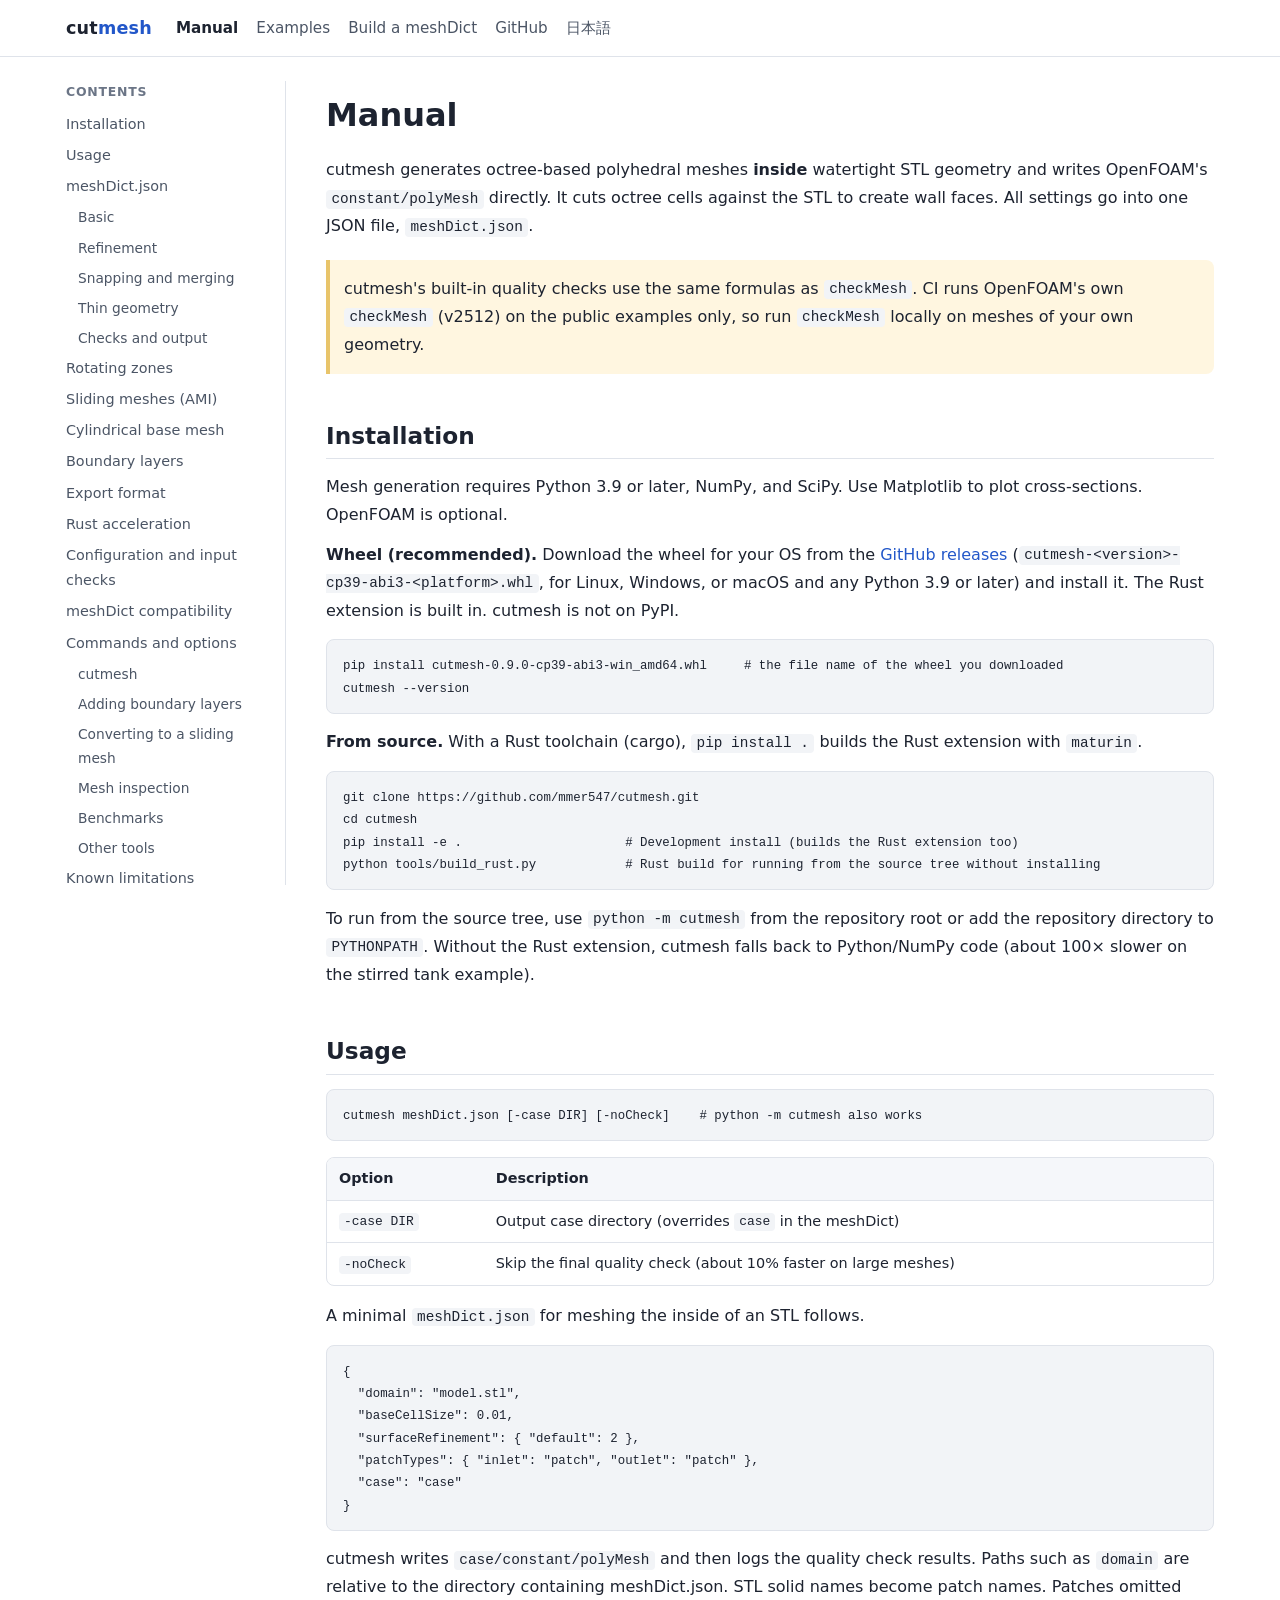
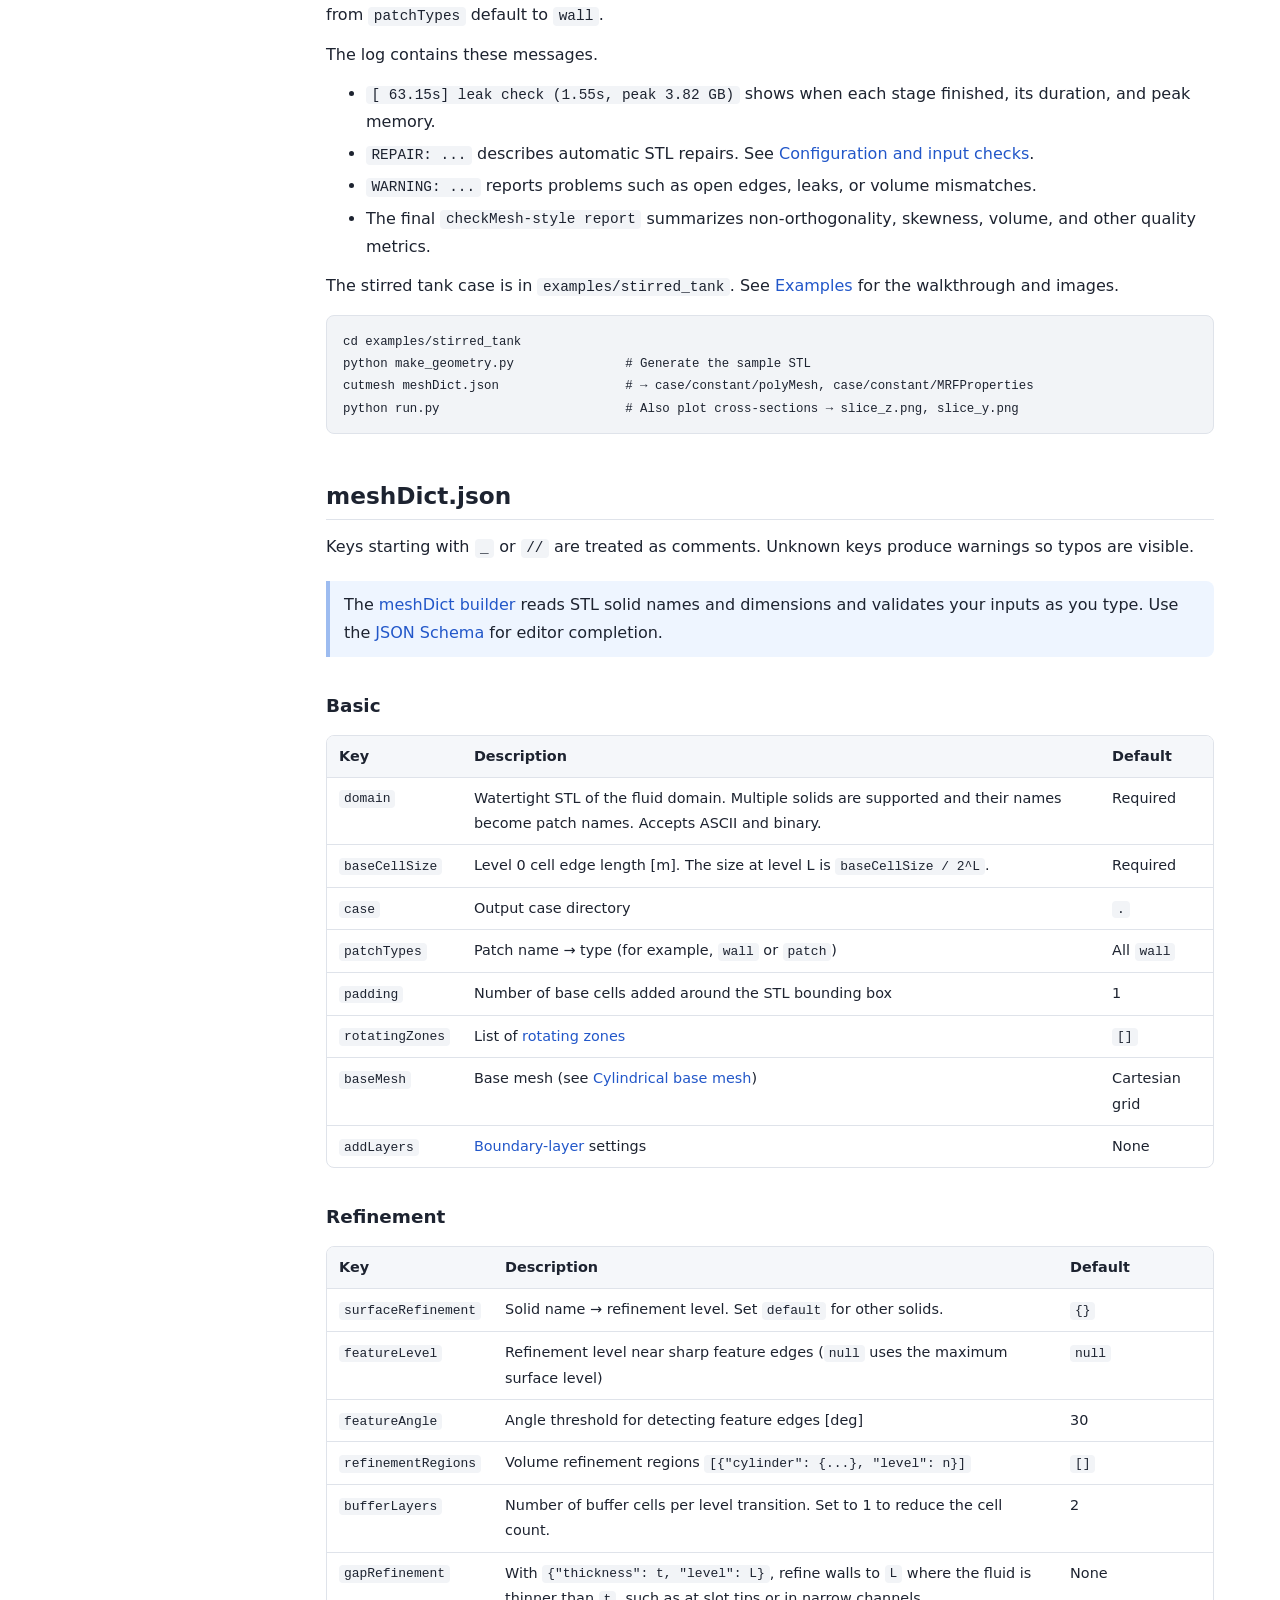
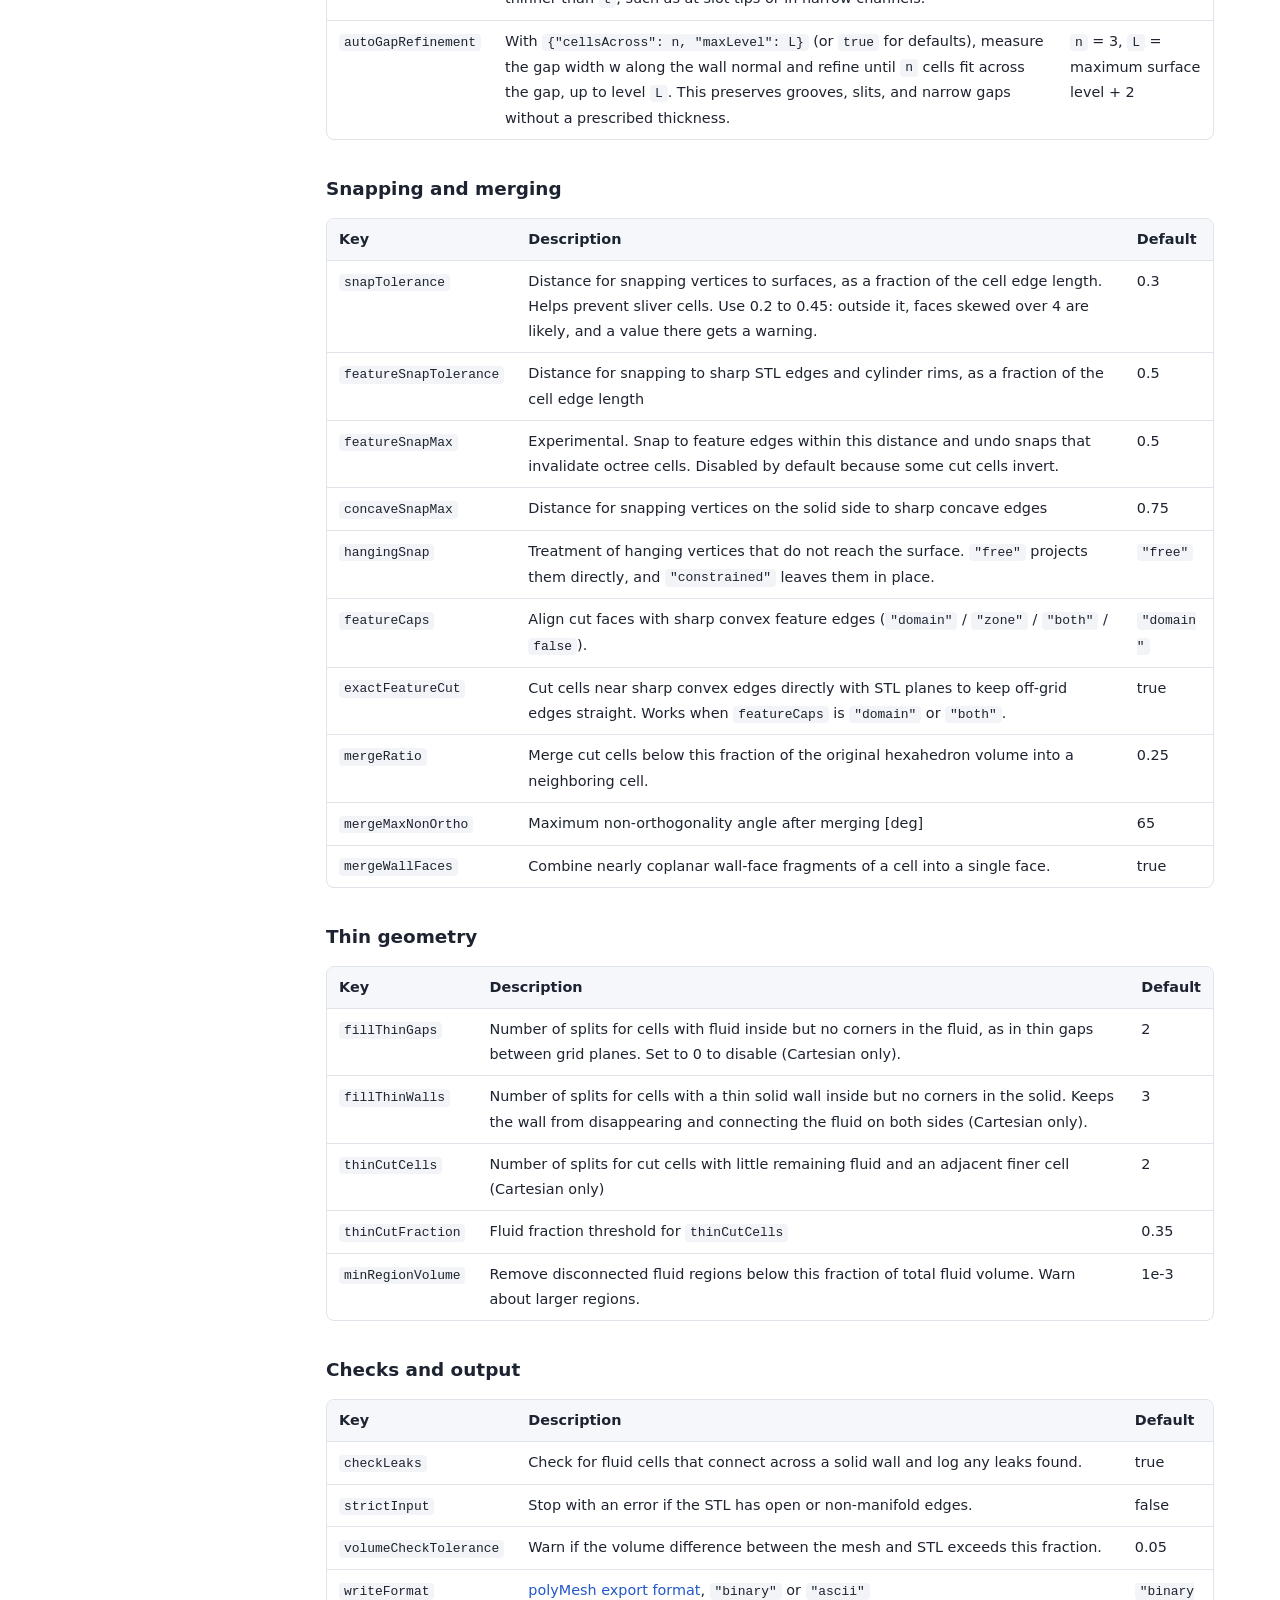
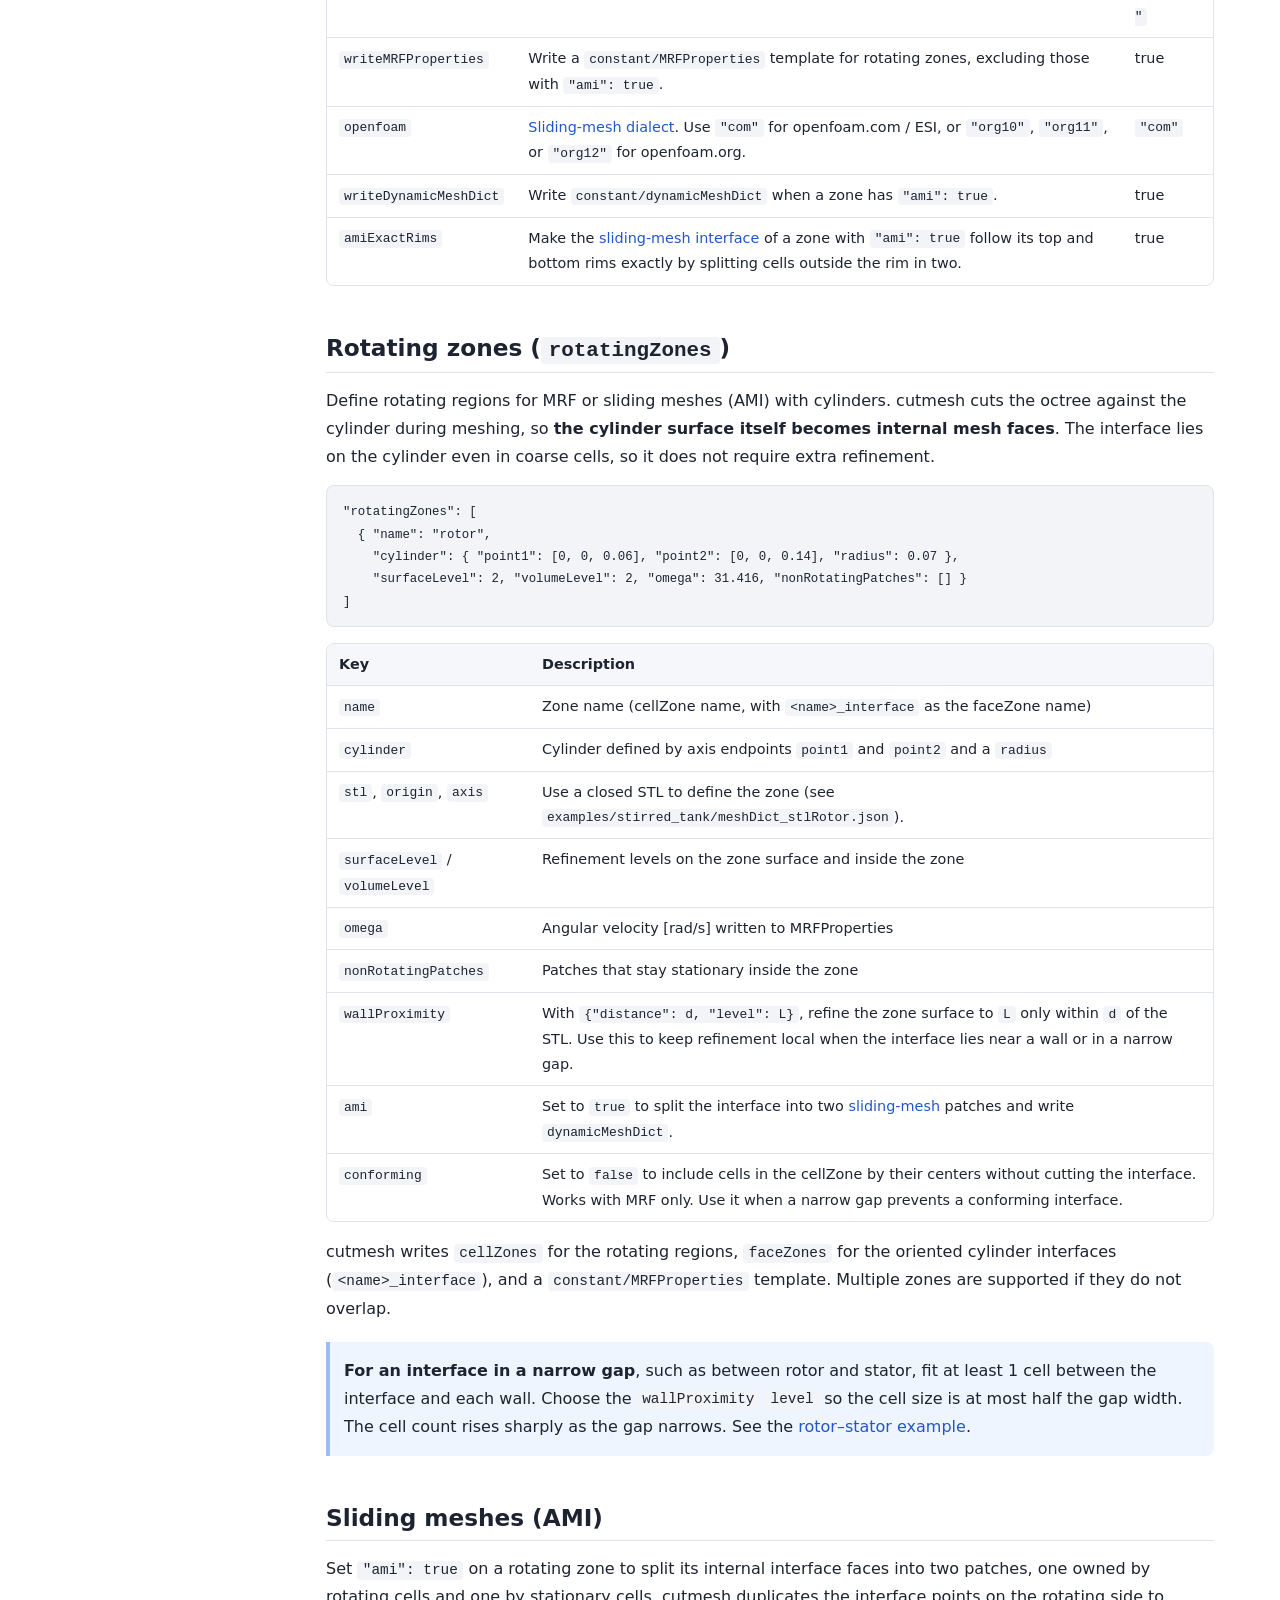
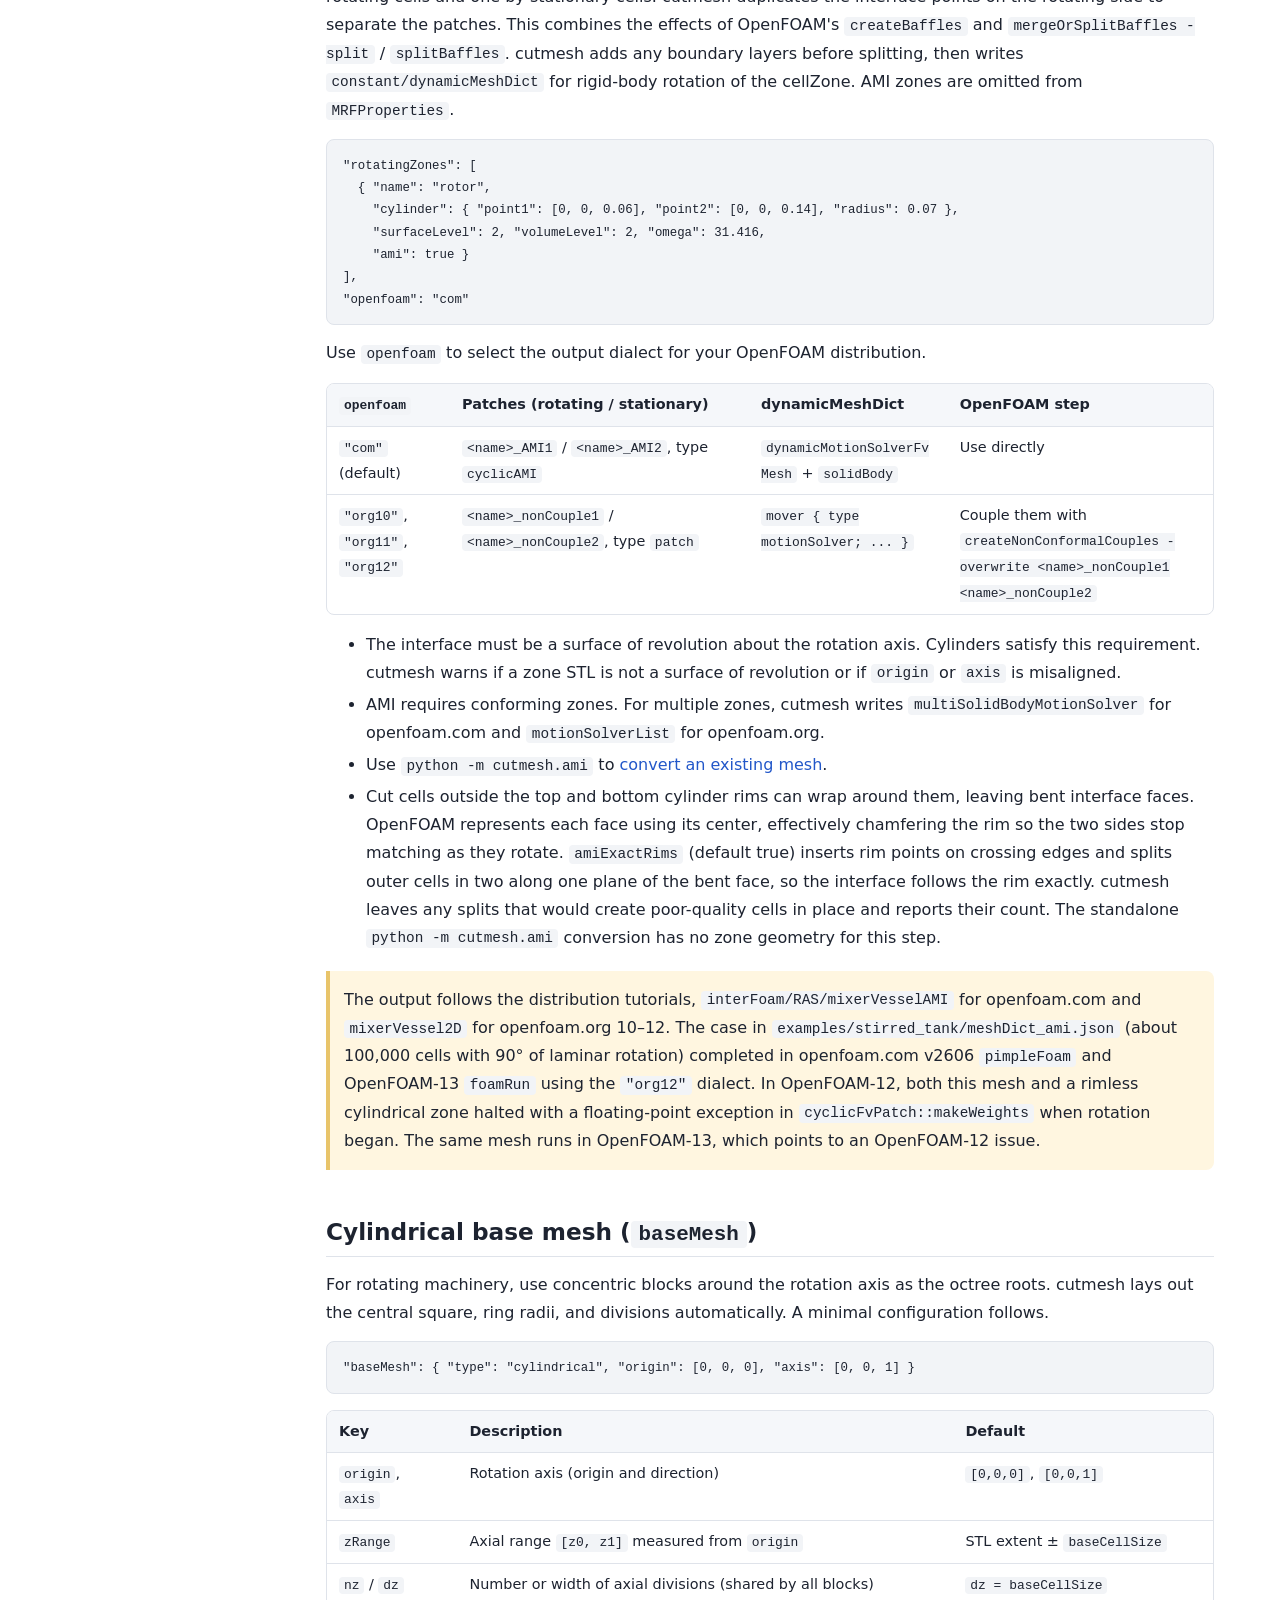
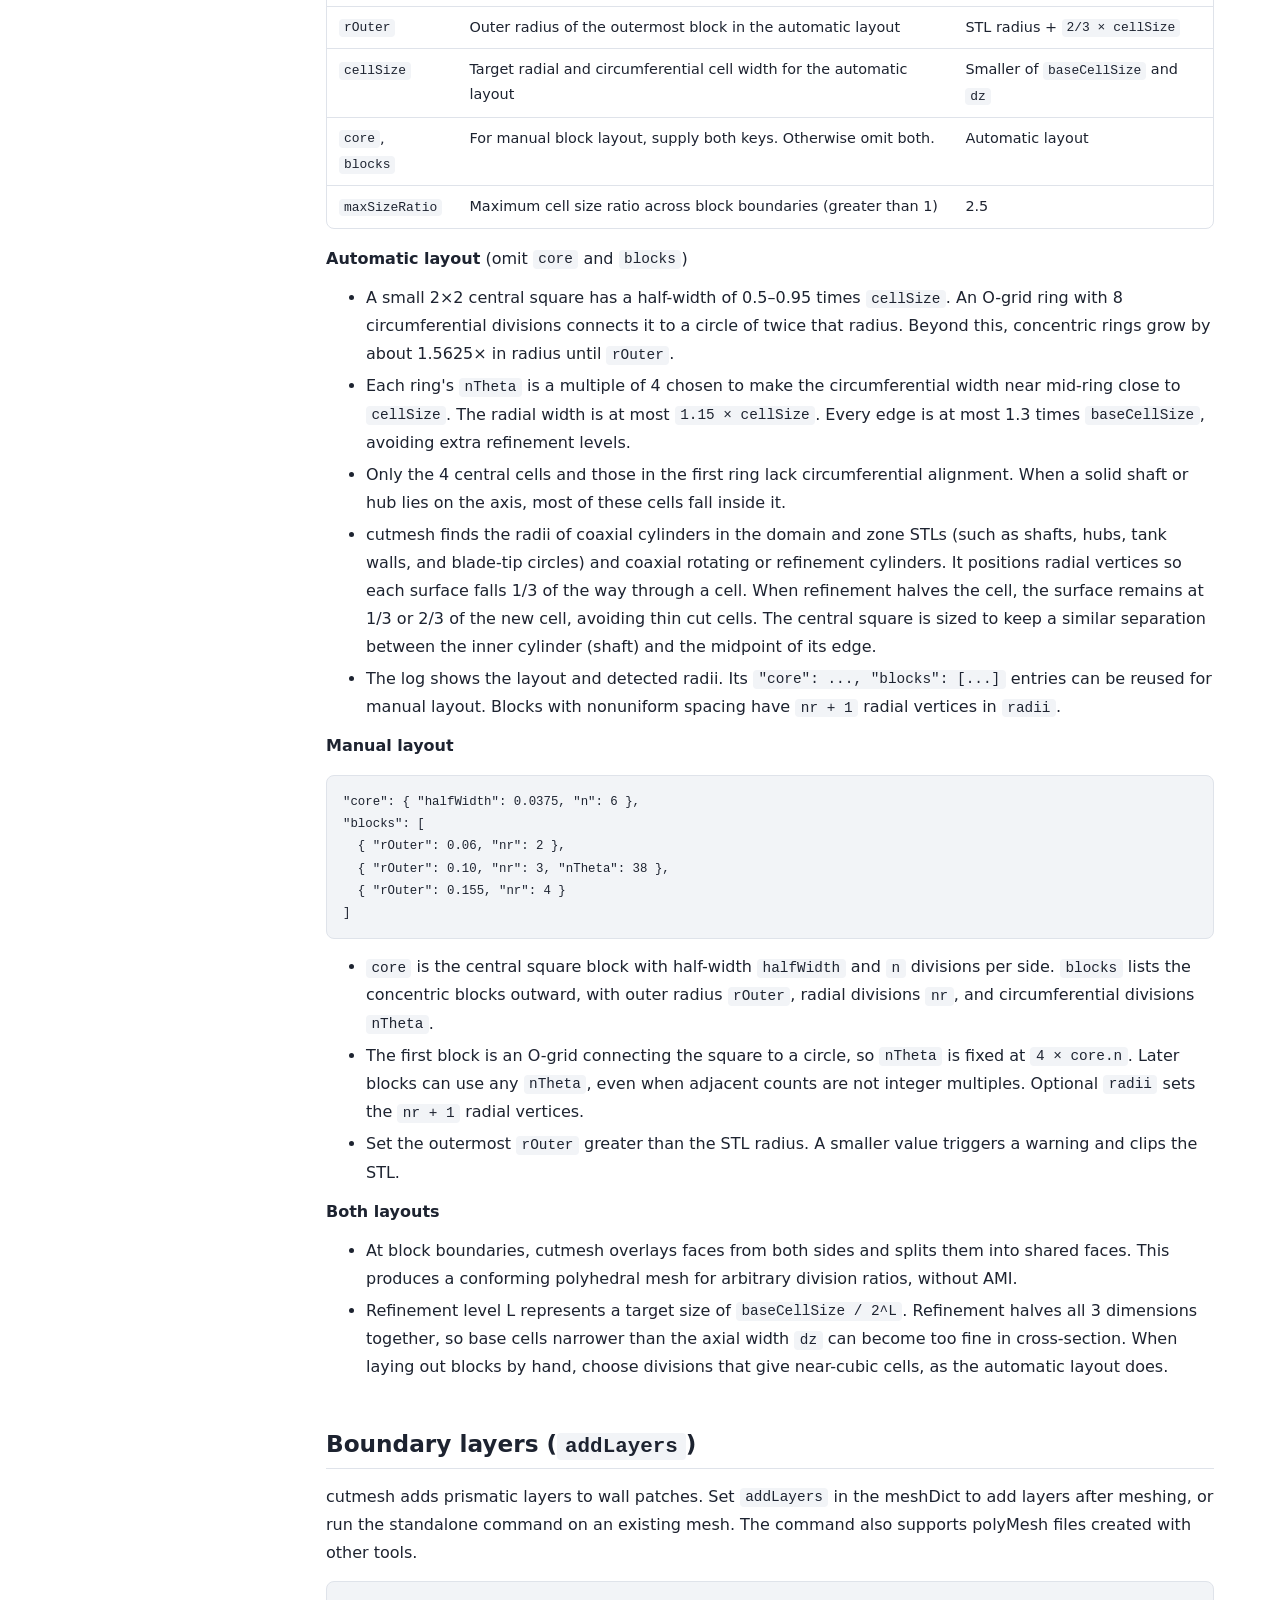
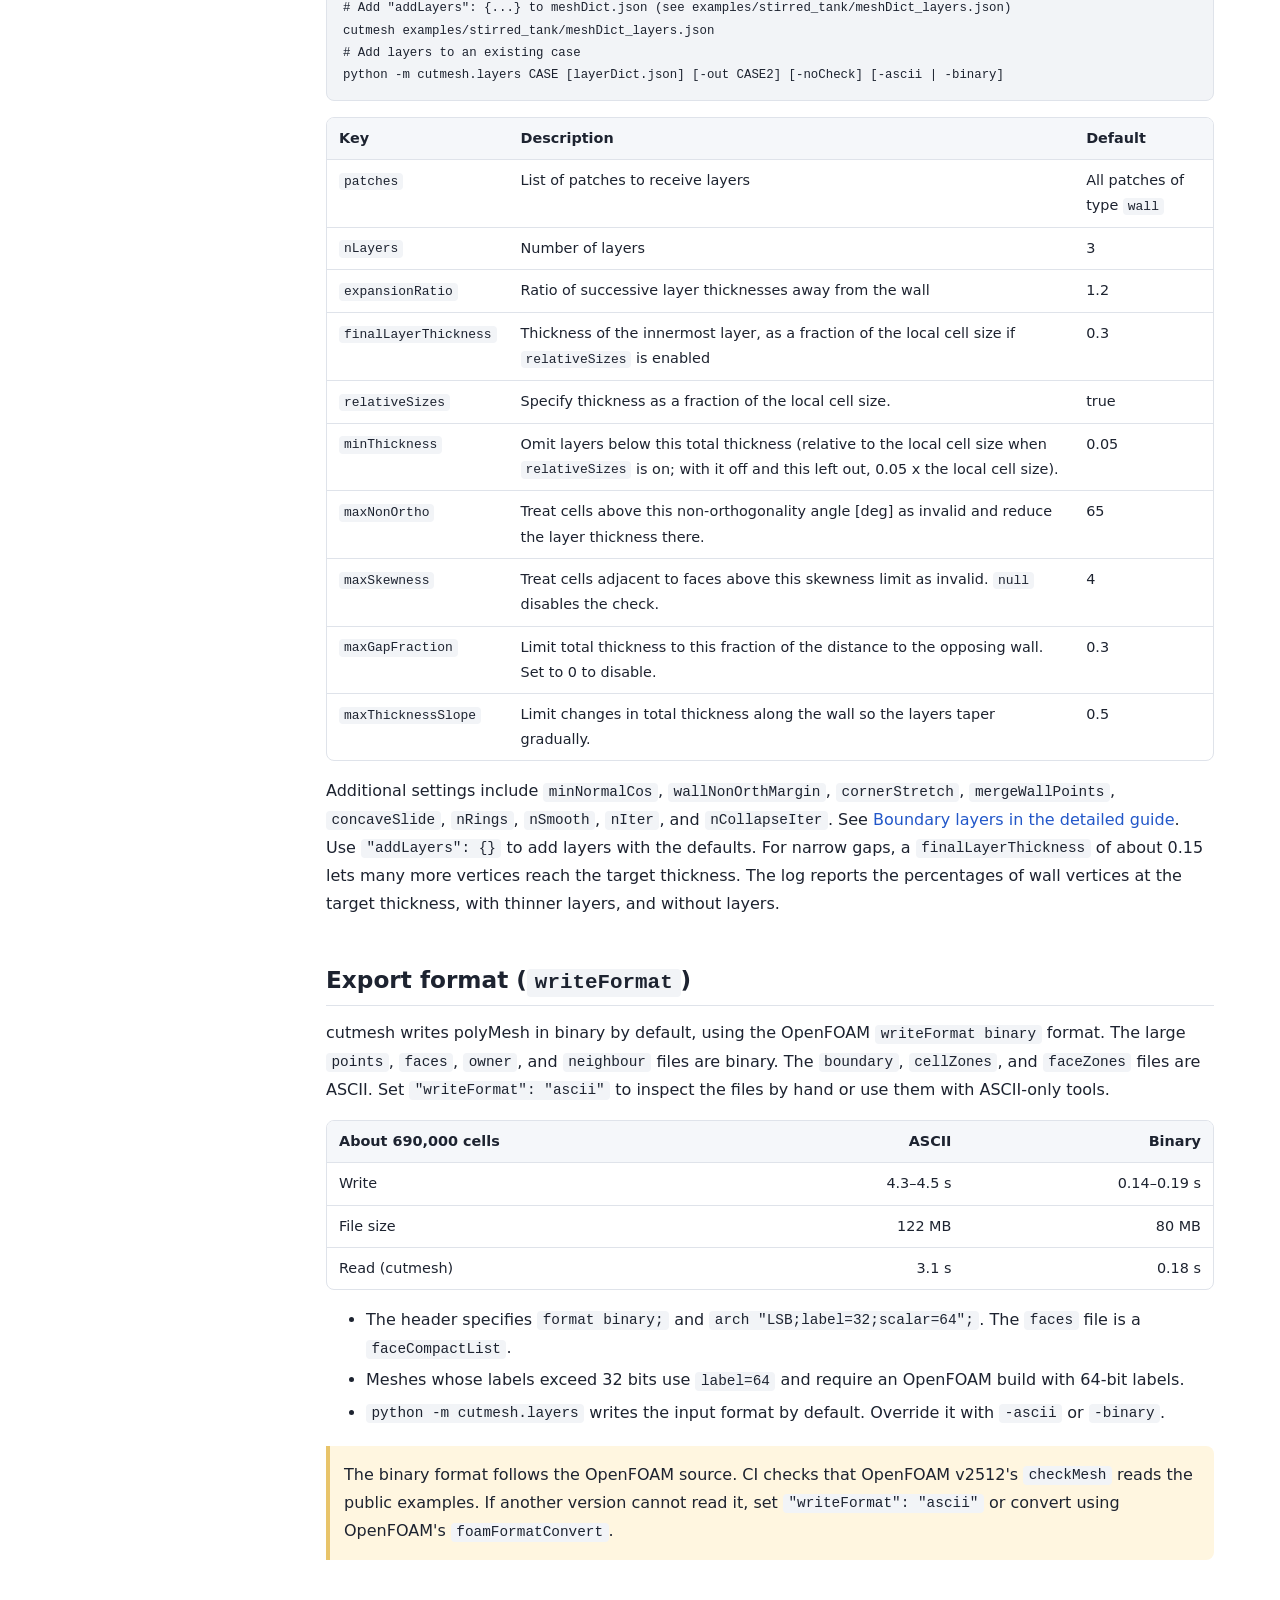
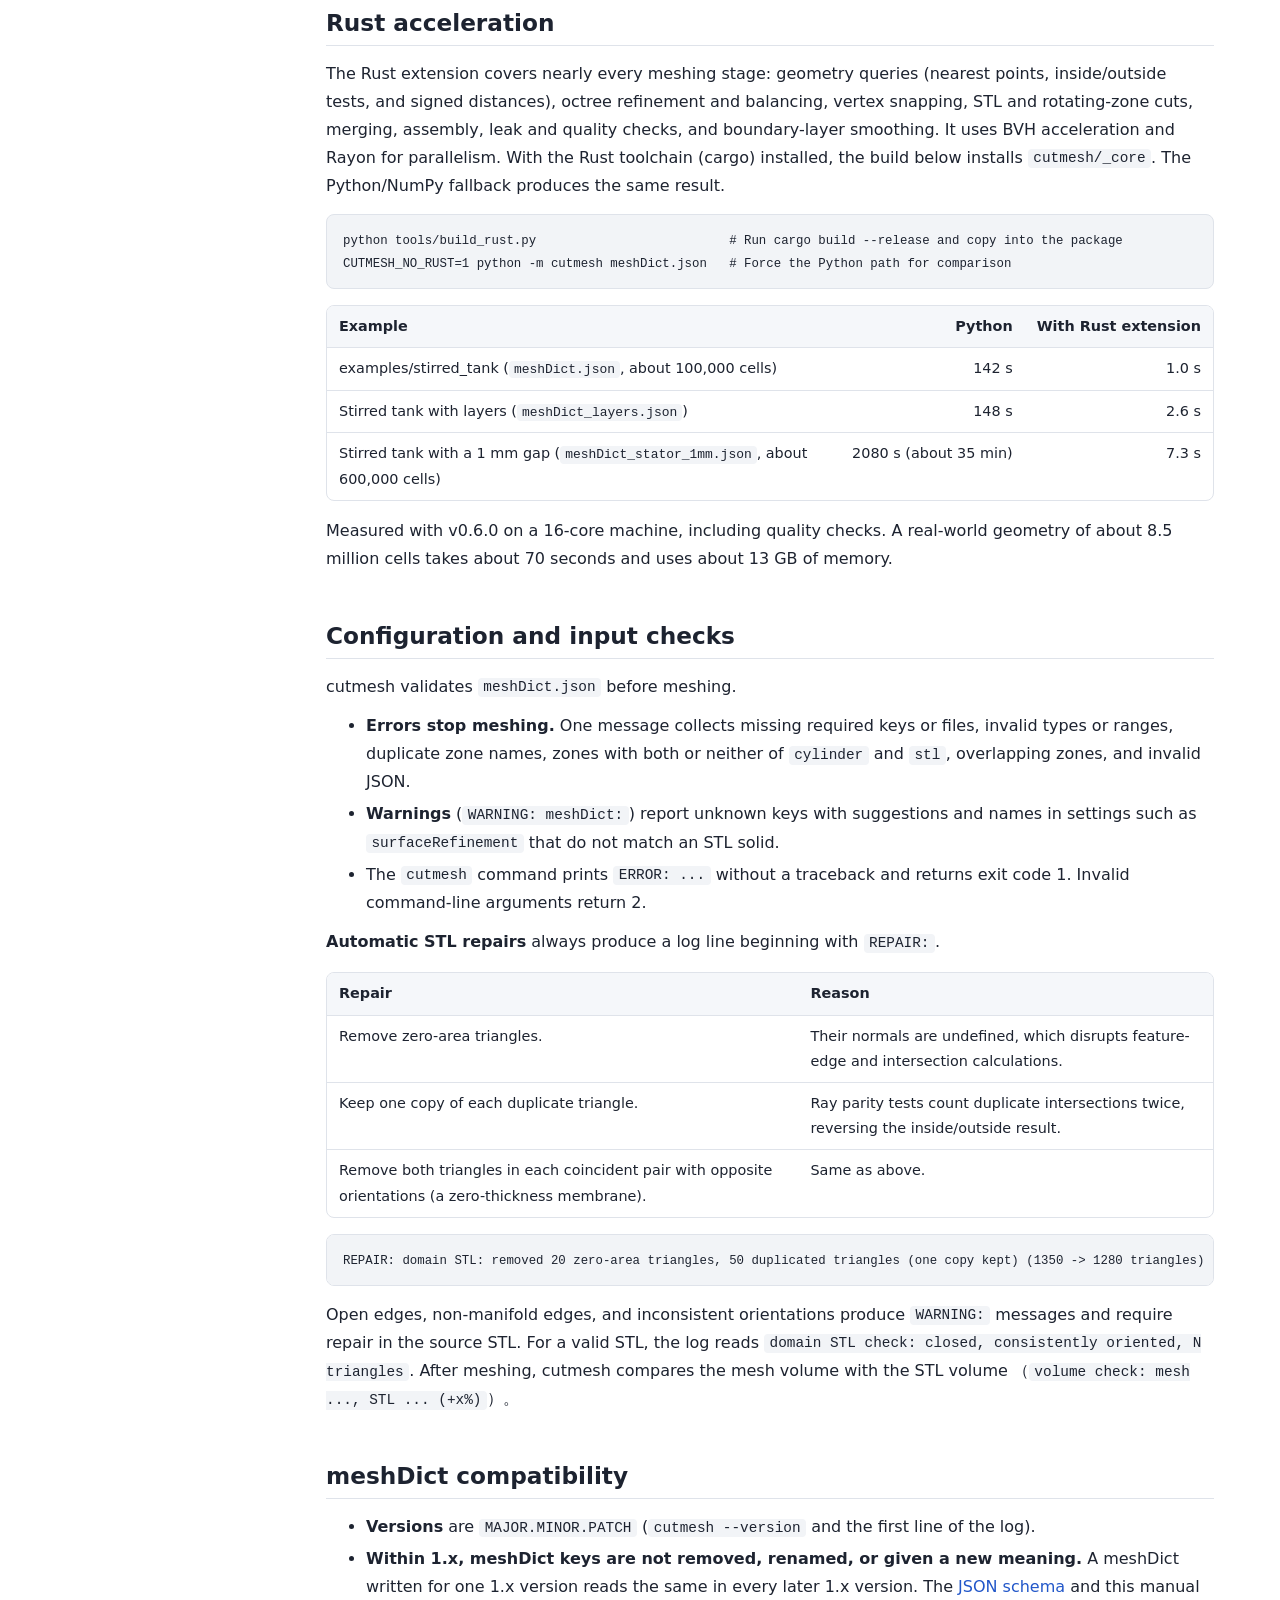
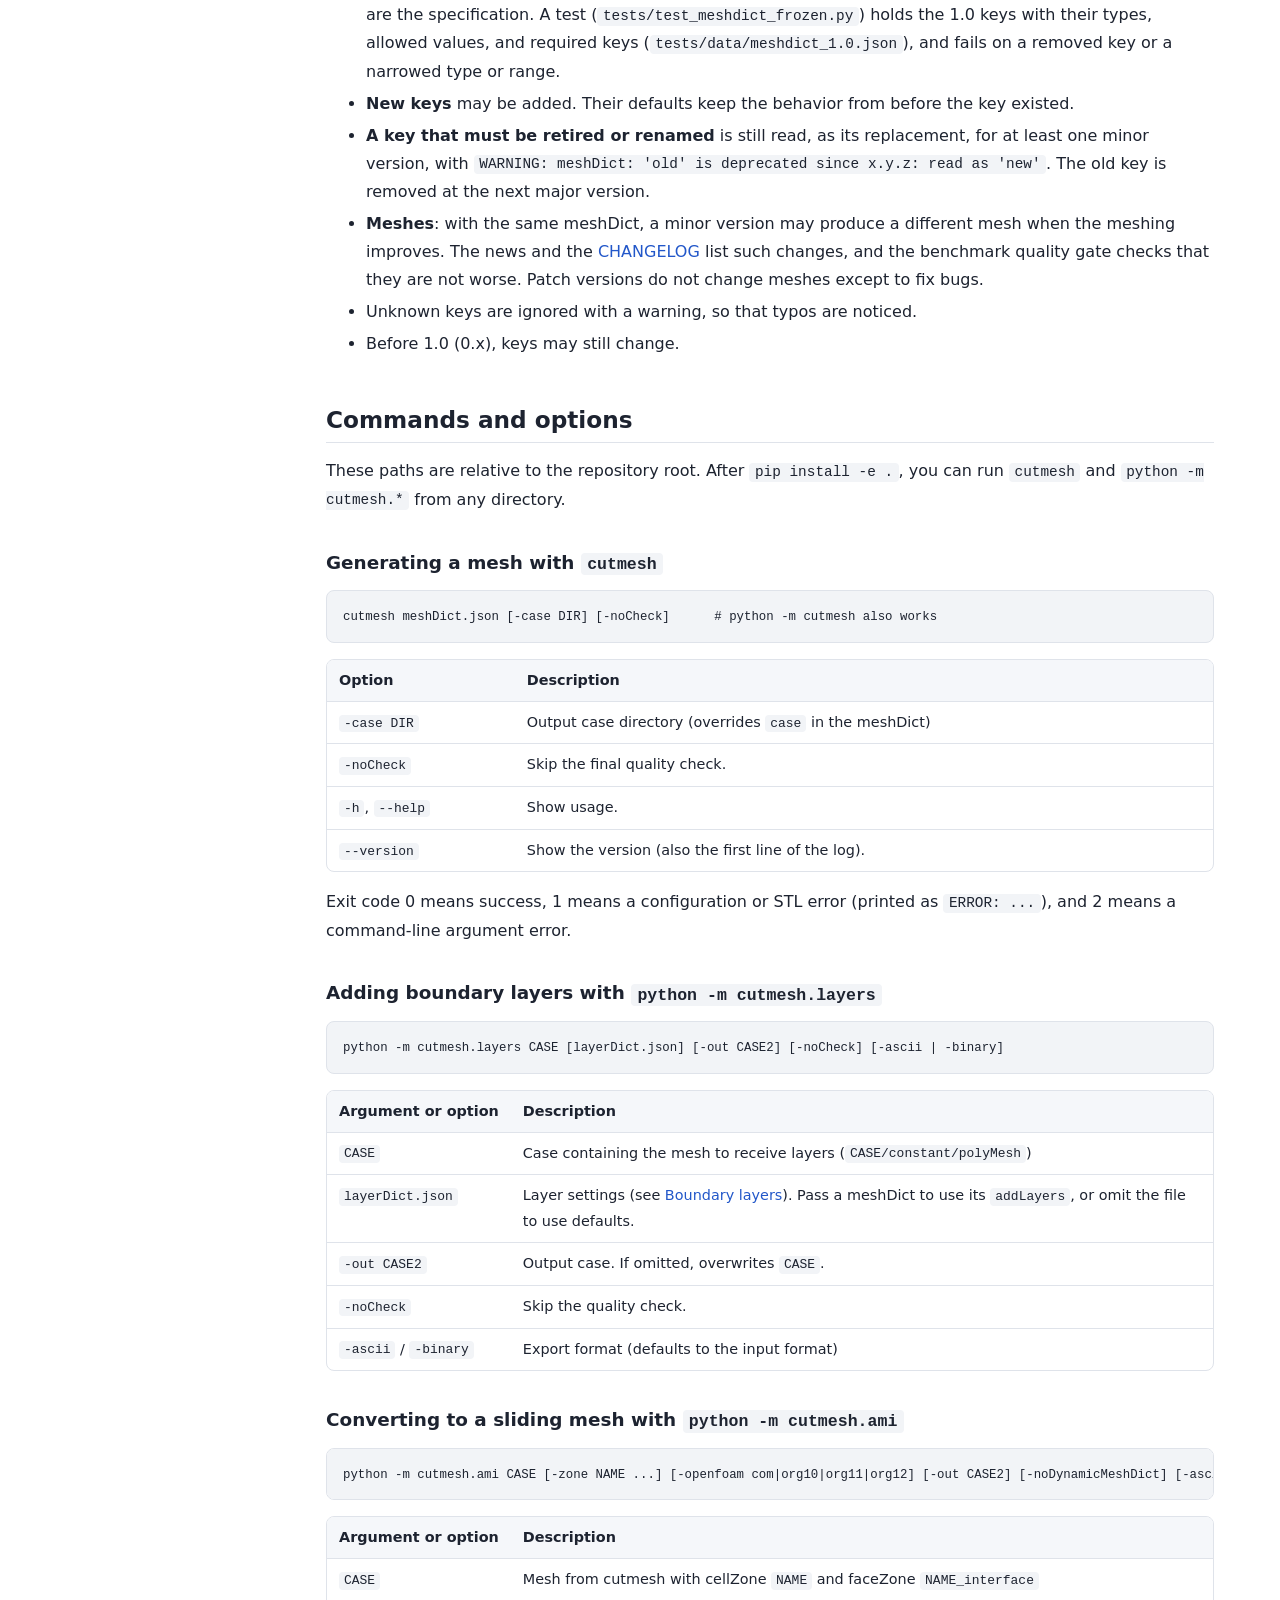
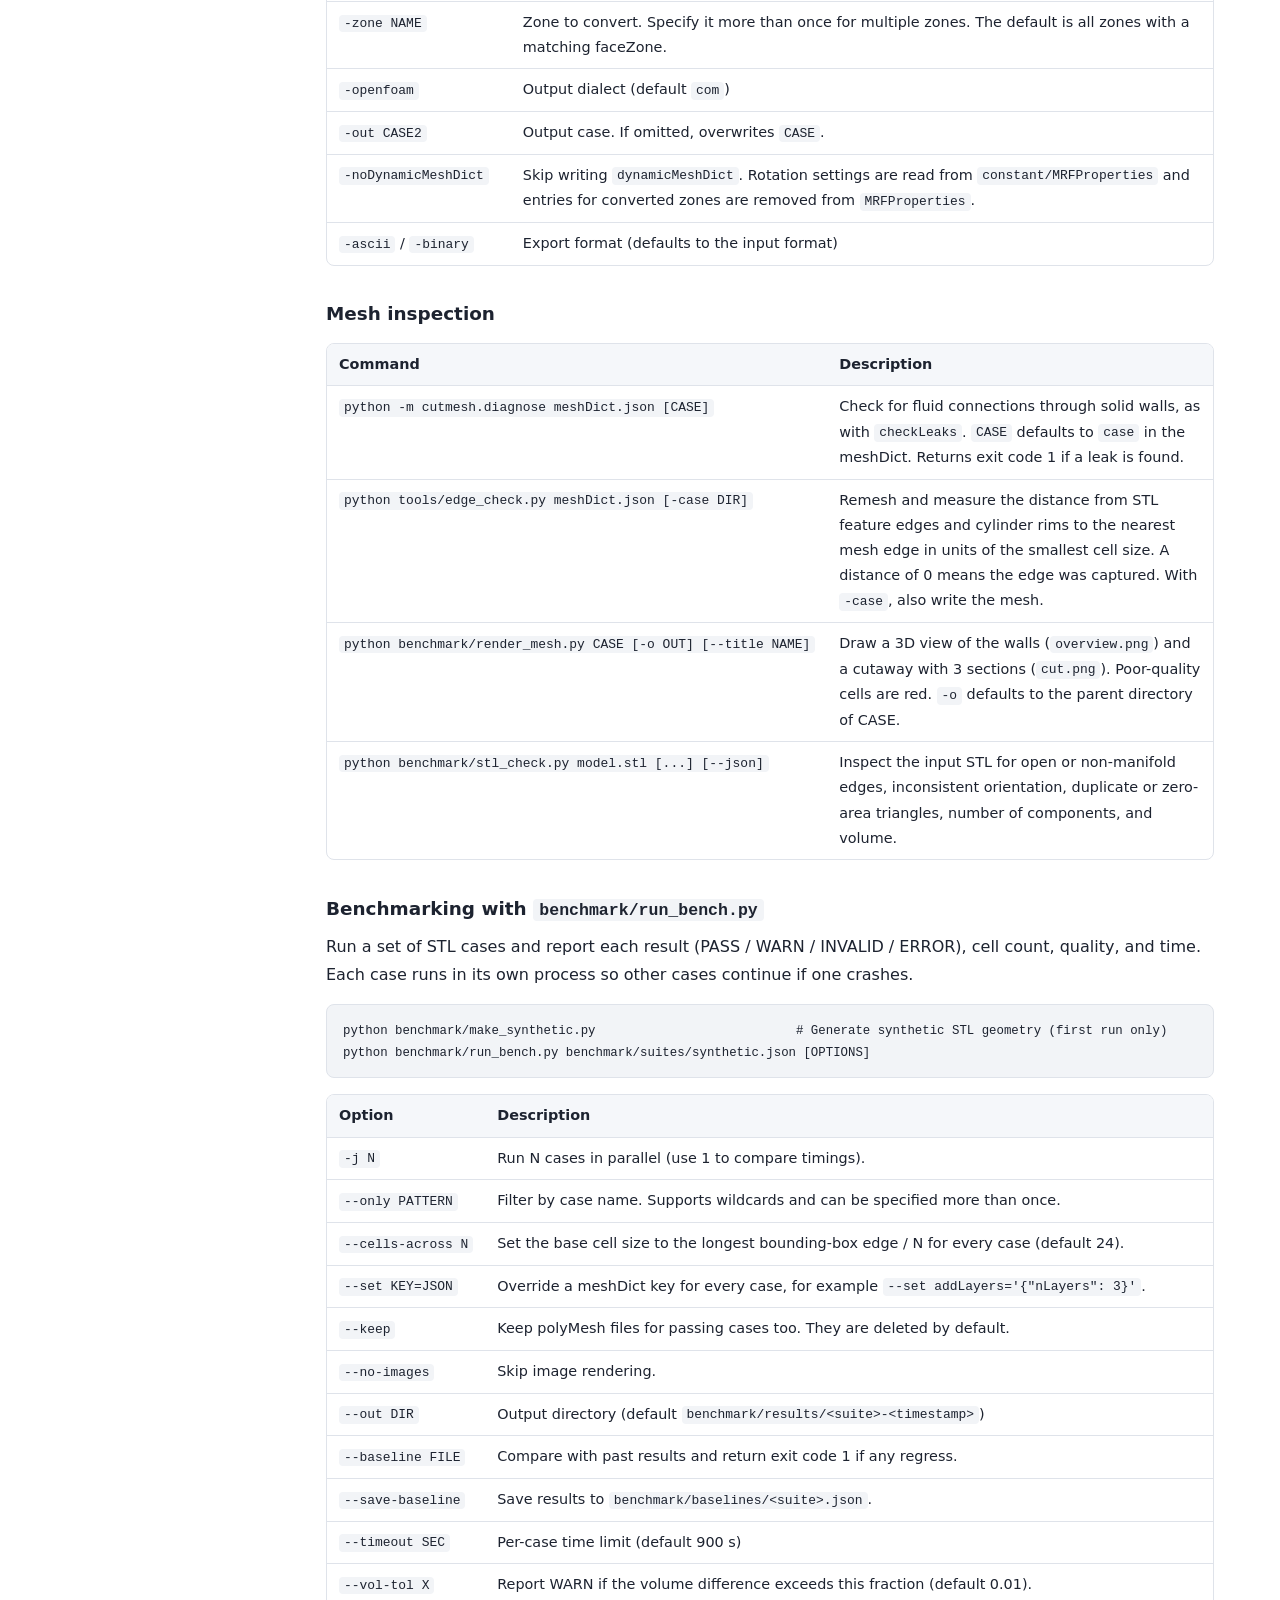
<file: docs/en/manual.html>
<!doctype html>
<html lang="en">
<head>
<meta charset="utf-8">
<meta name="viewport" content="width=device-width, initial-scale=1">
<title>Manual — cutmesh</title>
<meta name="description" content="Install and use cutmesh. Configure meshDict.json, rotating zones, cylindrical base meshes, boundary layers, export formats, and input checks.">
<link rel="stylesheet" href="../style.css">
<link rel="alternate" hreflang="ja" href="../manual.html">
</head>
<body>
<header class="site-header"><div class="inner">
  <a class="brand" href="index.html">cut<span>mesh</span></a>
  <nav class="site-nav">
    <a href="manual.html" aria-current="page">Manual</a>
    <a href="examples.html">Examples</a>
    <a href="meshdict.html">Build a meshDict</a>
    <a href="https://github.com/mmer547/cutmesh">GitHub</a>
    <a href="../manual.html" lang="ja" hreflang="ja">日本語</a>
  </nav>
</div></header>

<main class="page doc">
<nav class="toc" aria-label="Table of contents">
  <strong>Contents</strong>
  <ol>
    <li><a href="#install">Installation</a></li>
    <li><a href="#usage">Usage</a></li>
    <li><a href="#meshdict">meshDict.json</a>
      <ol>
        <li><a href="#md-basic">Basic</a></li>
        <li><a href="#md-refine">Refinement</a></li>
        <li><a href="#md-snap">Snapping and merging</a></li>
        <li><a href="#md-thin">Thin geometry</a></li>
        <li><a href="#md-check">Checks and output</a></li>
      </ol>
    </li>
    <li><a href="#zones">Rotating zones</a></li>
    <li><a href="#ami">Sliding meshes (AMI)</a></li>
    <li><a href="#cylbase">Cylindrical base mesh</a></li>
    <li><a href="#layers">Boundary layers</a></li>
    <li><a href="#format">Export format</a></li>
    <li><a href="#rust">Rust acceleration</a></li>
    <li><a href="#checks">Configuration and input checks</a></li>
    <li><a href="#compat">meshDict compatibility</a></li>
    <li><a href="#tools">Commands and options</a>
      <ol>
        <li><a href="#cmd-cutmesh">cutmesh</a></li>
        <li><a href="#cmd-layers">Adding boundary layers</a></li>
        <li><a href="#cmd-ami">Converting to a sliding mesh</a></li>
        <li><a href="#cmd-check">Mesh inspection</a></li>
        <li><a href="#cmd-bench">Benchmarks</a></li>
        <li><a href="#cmd-misc">Other tools</a></li>
      </ol>
    </li>
    <li><a href="#limits">Known limitations</a></li>
  </ol>
</nav>

<article class="content">
<h1>Manual</h1>
<p>cutmesh generates octree-based polyhedral meshes <strong>inside</strong> watertight STL geometry and writes OpenFOAM's
<code>constant/polyMesh</code> directly. It cuts octree cells against the STL to create wall faces.
All settings go into one JSON file, <code>meshDict.json</code>.</p>
<div class="warn">
  <p>cutmesh's built-in quality checks use the same formulas as <code>checkMesh</code>. CI runs OpenFOAM's own <code>checkMesh</code> (v2512) on the public examples only,
  so run <code>checkMesh</code> locally on meshes of your own geometry.</p>
</div>

<h2 id="install">Installation</h2>
<p>Mesh generation requires Python 3.9 or later, NumPy, and SciPy. Use Matplotlib to plot cross-sections. OpenFOAM is optional.</p>
<p><strong>Wheel (recommended).</strong> Download the wheel for your OS from the <a href="https://github.com/mmer547/cutmesh/releases">GitHub releases</a> (<code>cutmesh-&lt;version&gt;-cp39-abi3-&lt;platform&gt;.whl</code>, for Linux, Windows, or macOS and any Python 3.9 or later) and install it. The Rust extension is built in. cutmesh is not on PyPI.</p>
<pre><code>pip install cutmesh-0.9.0-cp39-abi3-win_amd64.whl     # the file name of the wheel you downloaded
cutmesh --version</code></pre>
<p><strong>From source.</strong> With a Rust toolchain (cargo), <code>pip install .</code> builds the Rust extension with <code>maturin</code>.</p>
<pre><code>git clone https://github.com/mmer547/cutmesh.git
cd cutmesh
pip install -e .                      # Development install (builds the Rust extension too)
python tools/build_rust.py            # Rust build for running from the source tree without installing</code></pre>
<p>To run from the source tree, use <code>python -m cutmesh</code> from the repository root or add the repository directory to <code>PYTHONPATH</code>. Without the Rust extension, cutmesh falls back to Python/NumPy code (about 100× slower on the stirred tank example).</p>

<h2 id="usage">Usage</h2>
<pre><code>cutmesh meshDict.json [-case DIR] [-noCheck]    # python -m cutmesh also works</code></pre>
<div class="table-wrap"><table>
  <tr><th>Option</th><th>Description</th></tr>
  <tr><td><code>-case DIR</code></td><td>Output case directory (overrides <code>case</code> in the meshDict)</td></tr>
  <tr><td><code>-noCheck</code></td><td>Skip the final quality check (about 10% faster on large meshes)</td></tr>
</table></div>
<p>A minimal <code>meshDict.json</code> for meshing the inside of an STL follows.</p>
<pre><code>{
  "domain": "model.stl",
  "baseCellSize": 0.01,
  "surfaceRefinement": { "default": 2 },
  "patchTypes": { "inlet": "patch", "outlet": "patch" },
  "case": "case"
}</code></pre>
<p>cutmesh writes <code>case/constant/polyMesh</code> and then logs the quality check results. Paths such as <code>domain</code> are relative to
the directory containing meshDict.json. STL solid names become patch names. Patches omitted from <code>patchTypes</code> default to <code>wall</code>.</p>
<p>The log contains these messages.</p>
<ul>
  <li><code>[  63.15s] leak check (1.55s, peak 3.82 GB)</code> shows when each stage finished, its duration, and peak memory.</li>
  <li><code>REPAIR: ...</code> describes automatic STL repairs. See <a href="#checks">Configuration and input checks</a>.</li>
  <li><code>WARNING: ...</code> reports problems such as open edges, leaks, or volume mismatches.</li>
  <li>The final <code>checkMesh-style report</code> summarizes non-orthogonality, skewness, volume, and other quality metrics.</li>
</ul>
<p>The stirred tank case is in <code>examples/stirred_tank</code>. See <a href="examples.html">Examples</a> for the walkthrough and images.</p>
<pre><code>cd examples/stirred_tank
python make_geometry.py               # Generate the sample STL
cutmesh meshDict.json                 # → case/constant/polyMesh, case/constant/MRFProperties
python run.py                         # Also plot cross-sections → slice_z.png, slice_y.png</code></pre>

<h2 id="meshdict">meshDict.json</h2>
<p>Keys starting with <code>_</code> or <code>//</code> are treated as comments. Unknown keys produce warnings so typos are visible.</p>
<p class="note">The <a href="meshdict.html">meshDict builder</a> reads STL solid names and dimensions and validates your inputs as you type. Use the <a href="meshdict.schema.json">JSON Schema</a> for editor completion.</p>

<h3 id="md-basic">Basic</h3>
<div class="table-wrap"><table>
  <tr><th>Key</th><th>Description</th><th>Default</th></tr>
  <tr><td><code>domain</code></td><td>Watertight STL of the fluid domain. Multiple solids are supported and their names become patch names. Accepts ASCII and binary.</td><td>Required</td></tr>
  <tr><td><code>baseCellSize</code></td><td>Level 0 cell edge length [m]. The size at level L is <code>baseCellSize / 2^L</code>.</td><td>Required</td></tr>
  <tr><td><code>case</code></td><td>Output case directory</td><td><code>.</code></td></tr>
  <tr><td><code>patchTypes</code></td><td>Patch name → type (for example, <code>wall</code> or <code>patch</code>)</td><td>All <code>wall</code></td></tr>
  <tr><td><code>padding</code></td><td>Number of base cells added around the STL bounding box</td><td>1</td></tr>
  <tr><td><code>rotatingZones</code></td><td>List of <a href="#zones">rotating zones</a></td><td><code>[]</code></td></tr>
  <tr><td><code>baseMesh</code></td><td>Base mesh (see <a href="#cylbase">Cylindrical base mesh</a>)</td><td>Cartesian grid</td></tr>
  <tr><td><code>addLayers</code></td><td><a href="#layers">Boundary-layer</a> settings</td><td>None</td></tr>
</table></div>

<h3 id="md-refine">Refinement</h3>
<div class="table-wrap"><table>
  <tr><th>Key</th><th>Description</th><th>Default</th></tr>
  <tr><td><code>surfaceRefinement</code></td><td>Solid name → refinement level. Set <code>default</code> for other solids.</td><td><code>{}</code></td></tr>
  <tr><td><code>featureLevel</code></td><td>Refinement level near sharp feature edges (<code>null</code> uses the maximum surface level)</td><td><code>null</code></td></tr>
  <tr><td><code>featureAngle</code></td><td>Angle threshold for detecting feature edges [deg]</td><td>30</td></tr>
  <tr><td><code>refinementRegions</code></td><td>Volume refinement regions <code>[{"cylinder": {...}, "level": n}]</code></td><td><code>[]</code></td></tr>
  <tr><td><code>bufferLayers</code></td><td>Number of buffer cells per level transition. Set to 1 to reduce the cell count.</td><td>2</td></tr>
  <tr><td><code>gapRefinement</code></td><td>With <code>{"thickness": t, "level": L}</code>, refine walls to <code>L</code> where the fluid is thinner than <code>t</code>, such as at slot tips or in narrow channels.</td><td>None</td></tr>
  <tr><td><code>autoGapRefinement</code></td><td>With <code>{"cellsAcross": n, "maxLevel": L}</code> (or <code>true</code> for defaults), measure the gap width w along the wall normal and refine until <code>n</code> cells fit across the gap, up to level <code>L</code>. This preserves grooves, slits, and narrow gaps without a prescribed thickness.</td><td><code>n</code> = 3, <code>L</code> = maximum surface level + 2</td></tr>
</table></div>

<h3 id="md-snap">Snapping and merging</h3>
<div class="table-wrap"><table>
  <tr><th>Key</th><th>Description</th><th>Default</th></tr>
  <tr><td><code>snapTolerance</code></td><td>Distance for snapping vertices to surfaces, as a fraction of the cell edge length. Helps prevent sliver cells. Use 0.2 to 0.45: outside it, faces skewed over 4 are likely, and a value there gets a warning.</td><td>0.3</td></tr>
  <tr><td><code>featureSnapTolerance</code></td><td>Distance for snapping to sharp STL edges and cylinder rims, as a fraction of the cell edge length</td><td>0.5</td></tr>
  <tr><td><code>featureSnapMax</code></td><td>Experimental. Snap to feature edges within this distance and undo snaps that invalidate octree cells. Disabled by default because some cut cells invert.</td><td>0.5</td></tr>
  <tr><td><code>concaveSnapMax</code></td><td>Distance for snapping vertices on the solid side to sharp concave edges</td><td>0.75</td></tr>
  <tr><td><code>hangingSnap</code></td><td>Treatment of hanging vertices that do not reach the surface. <code>"free"</code> projects them directly, and <code>"constrained"</code> leaves them in place.</td><td><code>"free"</code></td></tr>
  <tr><td><code>featureCaps</code></td><td>Align cut faces with sharp convex feature edges (<code>"domain"</code> / <code>"zone"</code> / <code>"both"</code> / <code>false</code>).</td><td><code>"domain"</code></td></tr>
  <tr><td><code>exactFeatureCut</code></td><td>Cut cells near sharp convex edges directly with STL planes to keep off-grid edges straight. Works when <code>featureCaps</code> is <code>"domain"</code> or <code>"both"</code>.</td><td>true</td></tr>
  <tr><td><code>mergeRatio</code></td><td>Merge cut cells below this fraction of the original hexahedron volume into a neighboring cell.</td><td>0.25</td></tr>
  <tr><td><code>mergeMaxNonOrtho</code></td><td>Maximum non-orthogonality angle after merging [deg]</td><td>65</td></tr>
  <tr><td><code>mergeWallFaces</code></td><td>Combine nearly coplanar wall-face fragments of a cell into a single face.</td><td>true</td></tr>
</table></div>

<h3 id="md-thin">Thin geometry</h3>
<div class="table-wrap"><table>
  <tr><th>Key</th><th>Description</th><th>Default</th></tr>
  <tr><td><code>fillThinGaps</code></td><td>Number of splits for cells with fluid inside but no corners in the fluid, as in thin gaps between grid planes. Set to 0 to disable (Cartesian only).</td><td>2</td></tr>
  <tr><td><code>fillThinWalls</code></td><td>Number of splits for cells with a thin solid wall inside but no corners in the solid. Keeps the wall from disappearing and connecting the fluid on both sides (Cartesian only).</td><td>3</td></tr>
  <tr><td><code>thinCutCells</code></td><td>Number of splits for cut cells with little remaining fluid and an adjacent finer cell (Cartesian only)</td><td>2</td></tr>
  <tr><td><code>thinCutFraction</code></td><td>Fluid fraction threshold for <code>thinCutCells</code></td><td>0.35</td></tr>
  <tr><td><code>minRegionVolume</code></td><td>Remove disconnected fluid regions below this fraction of total fluid volume. Warn about larger regions.</td><td>1e-3</td></tr>
</table></div>

<h3 id="md-check">Checks and output</h3>
<div class="table-wrap"><table>
  <tr><th>Key</th><th>Description</th><th>Default</th></tr>
  <tr><td><code>checkLeaks</code></td><td>Check for fluid cells that connect across a solid wall and log any leaks found.</td><td>true</td></tr>
  <tr><td><code>strictInput</code></td><td>Stop with an error if the STL has open or non-manifold edges.</td><td>false</td></tr>
  <tr><td><code>volumeCheckTolerance</code></td><td>Warn if the volume difference between the mesh and STL exceeds this fraction.</td><td>0.05</td></tr>
  <tr><td><code>writeFormat</code></td><td><a href="#format">polyMesh export format</a>, <code>"binary"</code> or <code>"ascii"</code></td><td><code>"binary"</code></td></tr>
  <tr><td><code>writeMRFProperties</code></td><td>Write a <code>constant/MRFProperties</code> template for rotating zones, excluding those with <code>"ami": true</code>.</td><td>true</td></tr>
  <tr><td><code>openfoam</code></td><td><a href="#ami">Sliding-mesh dialect</a>. Use <code>"com"</code> for openfoam.com / ESI, or <code>"org10"</code>, <code>"org11"</code>, or <code>"org12"</code> for openfoam.org.</td><td><code>"com"</code></td></tr>
  <tr><td><code>writeDynamicMeshDict</code></td><td>Write <code>constant/dynamicMeshDict</code> when a zone has <code>"ami": true</code>.</td><td>true</td></tr>
  <tr><td><code>amiExactRims</code></td><td>Make the <a href="#ami">sliding-mesh interface</a> of a zone with <code>"ami": true</code> follow its top and bottom rims exactly by splitting cells outside the rim in two.</td><td>true</td></tr>
</table></div>

<h2 id="zones">Rotating zones (<code>rotatingZones</code>)</h2>
<p>Define rotating regions for MRF or sliding meshes (AMI) with cylinders. cutmesh cuts the octree against the cylinder during meshing, so
<strong>the cylinder surface itself becomes internal mesh faces</strong>.
The interface lies on the cylinder even in coarse cells, so it does not require extra refinement.</p>
<pre><code>"rotatingZones": [
  { "name": "rotor",
    "cylinder": { "point1": [0, 0, 0.06], "point2": [0, 0, 0.14], "radius": 0.07 },
    "surfaceLevel": 2, "volumeLevel": 2, "omega": 31.416, "nonRotatingPatches": [] }
]</code></pre>
<div class="table-wrap"><table>
  <tr><th>Key</th><th>Description</th></tr>
  <tr><td><code>name</code></td><td>Zone name (cellZone name, with <code>&lt;name&gt;_interface</code> as the faceZone name)</td></tr>
  <tr><td><code>cylinder</code></td><td>Cylinder defined by axis endpoints <code>point1</code> and <code>point2</code> and a <code>radius</code></td></tr>
  <tr><td><code>stl</code>, <code>origin</code>, <code>axis</code></td><td>Use a closed STL to define the zone (see <code>examples/stirred_tank/meshDict_stlRotor.json</code>).</td></tr>
  <tr><td><code>surfaceLevel</code> / <code>volumeLevel</code></td><td>Refinement levels on the zone surface and inside the zone</td></tr>
  <tr><td><code>omega</code></td><td>Angular velocity [rad/s] written to MRFProperties</td></tr>
  <tr><td><code>nonRotatingPatches</code></td><td>Patches that stay stationary inside the zone</td></tr>
  <tr><td><code>wallProximity</code></td><td>With <code>{"distance": d, "level": L}</code>, refine the zone surface to <code>L</code> only within <code>d</code> of the STL. Use this to keep refinement local when the interface lies near a wall or in a narrow gap.</td></tr>
  <tr><td><code>ami</code></td><td>Set to <code>true</code> to split the interface into two <a href="#ami">sliding-mesh</a> patches and write <code>dynamicMeshDict</code>.</td></tr>
  <tr><td><code>conforming</code></td><td>Set to <code>false</code> to include cells in the cellZone by their centers without cutting the interface. Works with MRF only. Use it when a narrow gap prevents a conforming interface.</td></tr>
</table></div>
<p>cutmesh writes <code>cellZones</code> for the rotating regions, <code>faceZones</code> for the oriented cylinder interfaces (<code>&lt;name&gt;_interface</code>), and
a <code>constant/MRFProperties</code> template. Multiple zones are supported if they do not overlap.</p>
<div class="note">
  <p><strong>For an interface in a narrow gap</strong>, such as between rotor and stator, fit at least 1 cell between the interface and each wall.
  Choose the <code>wallProximity</code> <code>level</code> so the cell size is at most half the gap width. The cell count rises sharply as the gap narrows.
  See the <a href="examples.html#stator">rotor–stator example</a>.</p>
</div>

<h2 id="ami">Sliding meshes (AMI)</h2>
<p>Set <code>"ami": true</code> on a rotating zone to split its internal interface faces into two patches, one owned by rotating cells and one by stationary cells.
cutmesh duplicates the interface points on the rotating side to separate the patches. This combines the effects of OpenFOAM's <code>createBaffles</code> and <code>mergeOrSplitBaffles -split</code> / <code>splitBaffles</code>.
cutmesh adds any boundary layers before splitting, then writes <code>constant/dynamicMeshDict</code> for rigid-body rotation of the cellZone. AMI zones are omitted from <code>MRFProperties</code>.</p>
<pre><code>"rotatingZones": [
  { "name": "rotor",
    "cylinder": { "point1": [0, 0, 0.06], "point2": [0, 0, 0.14], "radius": 0.07 },
    "surfaceLevel": 2, "volumeLevel": 2, "omega": 31.416,
    "ami": true }
],
"openfoam": "com"</code></pre>
<p>Use <code>openfoam</code> to select the output dialect for your OpenFOAM distribution.</p>
<div class="table-wrap"><table>
  <tr><th><code>openfoam</code></th><th>Patches (rotating / stationary)</th><th>dynamicMeshDict</th><th>OpenFOAM step</th></tr>
  <tr><td><code>"com"</code> (default)</td><td><code>&lt;name&gt;_AMI1</code> / <code>&lt;name&gt;_AMI2</code>, type <code>cyclicAMI</code></td><td><code>dynamicMotionSolverFvMesh</code> + <code>solidBody</code></td><td>Use directly</td></tr>
  <tr><td><code>"org10"</code>, <code>"org11"</code>, <code>"org12"</code></td><td><code>&lt;name&gt;_nonCouple1</code> / <code>&lt;name&gt;_nonCouple2</code>, type <code>patch</code></td><td><code>mover { type motionSolver; ... }</code></td><td>Couple them with <code>createNonConformalCouples -overwrite &lt;name&gt;_nonCouple1 &lt;name&gt;_nonCouple2</code></td></tr>
</table></div>
<ul>
  <li>The interface must be a surface of revolution about the rotation axis. Cylinders satisfy this requirement. cutmesh warns if a zone STL is not a surface of revolution or if <code>origin</code> or <code>axis</code> is misaligned.</li>
  <li>AMI requires conforming zones. For multiple zones, cutmesh writes <code>multiSolidBodyMotionSolver</code> for openfoam.com and <code>motionSolverList</code> for openfoam.org.</li>
  <li>Use <code>python -m cutmesh.ami</code> to <a href="#cmd-ami">convert an existing mesh</a>.</li>
  <li>Cut cells outside the top and bottom cylinder rims can wrap around them, leaving bent interface faces. OpenFOAM represents each face using its center, effectively chamfering the rim so the two sides stop matching as they rotate.
  <code>amiExactRims</code> (default true) inserts rim points on crossing edges and splits outer cells in two along one plane of the bent face, so the interface follows the rim exactly.
  cutmesh leaves any splits that would create poor-quality cells in place and reports their count. The standalone <code>python -m cutmesh.ami</code> conversion has no zone geometry for this step.</li>
</ul>
<div class="warn"><p>The output follows the distribution tutorials, <code>interFoam/RAS/mixerVesselAMI</code> for openfoam.com and <code>mixerVessel2D</code> for openfoam.org 10–12.
The case in <code>examples/stirred_tank/meshDict_ami.json</code> (about 100,000 cells with 90° of laminar rotation) completed in openfoam.com v2606 <code>pimpleFoam</code> and OpenFOAM-13 <code>foamRun</code> using the <code>"org12"</code> dialect.
In OpenFOAM-12, both this mesh and a rimless cylindrical zone halted with a floating-point exception in <code>cyclicFvPatch::makeWeights</code> when rotation began. The same mesh runs in OpenFOAM-13, which points to an OpenFOAM-12 issue.</p></div>

<h2 id="cylbase">Cylindrical base mesh (<code>baseMesh</code>)</h2>
<p>For rotating machinery, use concentric blocks around the rotation axis as the octree roots.
cutmesh lays out the central square, ring radii, and divisions automatically. A minimal configuration follows.</p>
<pre><code>"baseMesh": { "type": "cylindrical", "origin": [0, 0, 0], "axis": [0, 0, 1] }</code></pre>
<div class="table-wrap"><table>
  <tr><th>Key</th><th>Description</th><th>Default</th></tr>
  <tr><td><code>origin</code>, <code>axis</code></td><td>Rotation axis (origin and direction)</td><td><code>[0,0,0]</code>, <code>[0,0,1]</code></td></tr>
  <tr><td><code>zRange</code></td><td>Axial range <code>[z0, z1]</code> measured from <code>origin</code></td><td>STL extent ± <code>baseCellSize</code></td></tr>
  <tr><td><code>nz</code> / <code>dz</code></td><td>Number or width of axial divisions (shared by all blocks)</td><td><code>dz = baseCellSize</code></td></tr>
  <tr><td><code>rOuter</code></td><td>Outer radius of the outermost block in the automatic layout</td><td>STL radius + <code>2/3 × cellSize</code></td></tr>
  <tr><td><code>cellSize</code></td><td>Target radial and circumferential cell width for the automatic layout</td><td>Smaller of <code>baseCellSize</code> and <code>dz</code></td></tr>
  <tr><td><code>core</code>, <code>blocks</code></td><td>For manual block layout, supply both keys. Otherwise omit both.</td><td>Automatic layout</td></tr>
  <tr><td><code>maxSizeRatio</code></td><td>Maximum cell size ratio across block boundaries (greater than 1)</td><td>2.5</td></tr>
</table></div>
<p><strong>Automatic layout</strong> (omit <code>core</code> and <code>blocks</code>)</p>
<ul>
  <li>A small 2×2 central square has a half-width of 0.5–0.95 times <code>cellSize</code>. An O-grid ring with 8 circumferential divisions connects it to a circle of twice that radius. Beyond this, concentric rings grow by about 1.5625× in radius until <code>rOuter</code>.</li>
  <li>Each ring's <code>nTheta</code> is a multiple of 4 chosen to make the circumferential width near mid-ring close to <code>cellSize</code>. The radial width is at most <code>1.15 × cellSize</code>. Every edge is at most 1.3 times <code>baseCellSize</code>, avoiding extra refinement levels.</li>
  <li>Only the 4 central cells and those in the first ring lack circumferential alignment. When a solid shaft or hub lies on the axis, most of these cells fall inside it.</li>
  <li>cutmesh finds the radii of coaxial cylinders in the domain and zone STLs (such as shafts, hubs, tank walls, and blade-tip circles) and coaxial rotating or refinement cylinders. It positions radial vertices so each surface falls 1/3 of the way through a cell. When refinement halves the cell, the surface remains at 1/3 or 2/3 of the new cell, avoiding thin cut cells. The central square is sized to keep a similar separation between the inner cylinder (shaft) and the midpoint of its edge.</li>
  <li>The log shows the layout and detected radii. Its <code>"core": ..., "blocks": [...]</code> entries can be reused for manual layout. Blocks with nonuniform spacing have <code>nr + 1</code> radial vertices in <code>radii</code>.</li>
</ul>
<p><strong>Manual layout</strong></p>
<pre><code>"core": { "halfWidth": 0.0375, "n": 6 },
"blocks": [
  { "rOuter": 0.06, "nr": 2 },
  { "rOuter": 0.10, "nr": 3, "nTheta": 38 },
  { "rOuter": 0.155, "nr": 4 }
]</code></pre>
<ul>
  <li><code>core</code> is the central square block with half-width <code>halfWidth</code> and <code>n</code> divisions per side. <code>blocks</code> lists the concentric blocks outward, with outer radius <code>rOuter</code>, radial divisions <code>nr</code>, and circumferential divisions <code>nTheta</code>.</li>
  <li>The first block is an O-grid connecting the square to a circle, so <code>nTheta</code> is fixed at <code>4 × core.n</code>. Later blocks can use any <code>nTheta</code>, even when adjacent counts are not integer multiples. Optional <code>radii</code> sets the <code>nr + 1</code> radial vertices.</li>
  <li>Set the outermost <code>rOuter</code> greater than the STL radius. A smaller value triggers a warning and clips the STL.</li>
</ul>
<p><strong>Both layouts</strong></p>
<ul>
  <li>At block boundaries, cutmesh overlays faces from both sides and splits them into shared faces. This produces a conforming polyhedral mesh for arbitrary division ratios, without AMI.</li>
  <li>Refinement level L represents a target size of <code>baseCellSize / 2^L</code>. Refinement halves all 3 dimensions together, so base cells narrower than the axial width <code>dz</code> can become too fine in cross-section. When laying out blocks by hand, choose divisions that give near-cubic cells, as the automatic layout does.</li>
</ul>

<h2 id="layers">Boundary layers (<code>addLayers</code>)</h2>
<p>cutmesh adds prismatic layers to wall patches. Set <code>addLayers</code> in the meshDict to add layers after meshing, or run the standalone command on an existing mesh.
The command also supports polyMesh files created with other tools.</p>
<pre><code># Add "addLayers": {...} to meshDict.json (see examples/stirred_tank/meshDict_layers.json)
cutmesh examples/stirred_tank/meshDict_layers.json
# Add layers to an existing case
python -m cutmesh.layers CASE [layerDict.json] [-out CASE2] [-noCheck] [-ascii | -binary]</code></pre>
<div class="table-wrap"><table>
  <tr><th>Key</th><th>Description</th><th>Default</th></tr>
  <tr><td><code>patches</code></td><td>List of patches to receive layers</td><td>All patches of type <code>wall</code></td></tr>
  <tr><td><code>nLayers</code></td><td>Number of layers</td><td>3</td></tr>
  <tr><td><code>expansionRatio</code></td><td>Ratio of successive layer thicknesses away from the wall</td><td>1.2</td></tr>
  <tr><td><code>finalLayerThickness</code></td><td>Thickness of the innermost layer, as a fraction of the local cell size if <code>relativeSizes</code> is enabled</td><td>0.3</td></tr>
  <tr><td><code>relativeSizes</code></td><td>Specify thickness as a fraction of the local cell size.</td><td>true</td></tr>
  <tr><td><code>minThickness</code></td><td>Omit layers below this total thickness (relative to the local cell size when <code>relativeSizes</code> is on; with it off and this left out, 0.05 x the local cell size).</td><td>0.05</td></tr>
  <tr><td><code>maxNonOrtho</code></td><td>Treat cells above this non-orthogonality angle [deg] as invalid and reduce the layer thickness there.</td><td>65</td></tr>
  <tr><td><code>maxSkewness</code></td><td>Treat cells adjacent to faces above this skewness limit as invalid. <code>null</code> disables the check.</td><td>4</td></tr>
  <tr><td><code>maxGapFraction</code></td><td>Limit total thickness to this fraction of the distance to the opposing wall. Set to 0 to disable.</td><td>0.3</td></tr>
  <tr><td><code>maxThicknessSlope</code></td><td>Limit changes in total thickness along the wall so the layers taper gradually.</td><td>0.5</td></tr>
</table></div>
<p>Additional settings include <code>minNormalCos</code>, <code>wallNonOrthMargin</code>, <code>cornerStretch</code>, <code>mergeWallPoints</code>,
<code>concaveSlide</code>, <code>nRings</code>, <code>nSmooth</code>, <code>nIter</code>, and <code>nCollapseIter</code>. See <a href="https://github.com/mmer547/cutmesh/blob/main/docs/en/guide.md#boundary-layers-cutmeshlayerspy">Boundary layers in the detailed guide</a>.
Use <code>"addLayers": {}</code> to add layers with the defaults. For narrow gaps, a <code>finalLayerThickness</code> of about 0.15 lets many more vertices reach the target thickness.
The log reports the percentages of wall vertices at the target thickness, with thinner layers, and without layers.</p>

<h2 id="format">Export format (<code>writeFormat</code>)</h2>
<p>cutmesh writes polyMesh in binary by default, using the OpenFOAM <code>writeFormat binary</code> format.
The large <code>points</code>, <code>faces</code>, <code>owner</code>, and <code>neighbour</code> files are binary.
The <code>boundary</code>, <code>cellZones</code>, and <code>faceZones</code> files are ASCII.
Set <code>"writeFormat": "ascii"</code> to inspect the files by hand or use them with ASCII-only tools.</p>
<div class="table-wrap"><table>
  <tr><th>About 690,000 cells</th><th class="num">ASCII</th><th class="num">Binary</th></tr>
  <tr><td>Write</td><td class="num">4.3–4.5 s</td><td class="num">0.14–0.19 s</td></tr>
  <tr><td>File size</td><td class="num">122 MB</td><td class="num">80 MB</td></tr>
  <tr><td>Read (cutmesh)</td><td class="num">3.1 s</td><td class="num">0.18 s</td></tr>
</table></div>
<ul>
  <li>The header specifies <code>format binary;</code> and <code>arch "LSB;label=32;scalar=64";</code>. The <code>faces</code> file is a <code>faceCompactList</code>.</li>
  <li>Meshes whose labels exceed 32 bits use <code>label=64</code> and require an OpenFOAM build with 64-bit labels.</li>
  <li><code>python -m cutmesh.layers</code> writes the input format by default. Override it with <code>-ascii</code> or <code>-binary</code>.</li>
</ul>
<div class="warn">
  <p>The binary format follows the OpenFOAM source. CI checks that OpenFOAM v2512's <code>checkMesh</code> reads the public examples.
  If another version cannot read it, set <code>"writeFormat": "ascii"</code> or convert using OpenFOAM's <code>foamFormatConvert</code>.</p>
</div>

<h2 id="rust">Rust acceleration</h2>
<p>The Rust extension covers nearly every meshing stage: geometry queries (nearest points, inside/outside tests, and signed distances), octree refinement and balancing, vertex snapping, STL and rotating-zone cuts, merging, assembly, leak and quality checks, and boundary-layer smoothing. It uses BVH acceleration and Rayon for parallelism.
With the Rust toolchain (cargo) installed, the build below installs <code>cutmesh/_core</code>. The Python/NumPy fallback produces the same result.</p>
<pre><code>python tools/build_rust.py                          # Run cargo build --release and copy into the package
CUTMESH_NO_RUST=1 python -m cutmesh meshDict.json   # Force the Python path for comparison</code></pre>
<div class="table-wrap"><table>
  <tr><th>Example</th><th class="num">Python</th><th class="num">With Rust extension</th></tr>
  <tr><td>examples/stirred_tank (<code>meshDict.json</code>, about 100,000 cells)</td><td class="num">142 s</td><td class="num">1.0 s</td></tr>
  <tr><td>Stirred tank with layers (<code>meshDict_layers.json</code>)</td><td class="num">148 s</td><td class="num">2.6 s</td></tr>
  <tr><td>Stirred tank with a 1 mm gap (<code>meshDict_stator_1mm.json</code>, about 600,000 cells)</td><td class="num">2080 s (about 35 min)</td><td class="num">7.3 s</td></tr>
</table></div>
<p>Measured with v0.6.0 on a 16-core machine, including quality checks. A real-world geometry of about 8.5 million cells takes about 70 seconds and uses about 13 GB of memory.</p>

<h2 id="checks">Configuration and input checks</h2>
<p>cutmesh validates <code>meshDict.json</code> before meshing.</p>
<ul>
  <li><strong>Errors stop meshing.</strong> One message collects missing required keys or files, invalid types or ranges,
  duplicate zone names, zones with both or neither of <code>cylinder</code> and <code>stl</code>, overlapping zones, and invalid JSON.</li>
  <li><strong>Warnings</strong> (<code>WARNING: meshDict:</code>) report unknown keys with suggestions and names in settings such as <code>surfaceRefinement</code> that do not match an STL solid.</li>
  <li>The <code>cutmesh</code> command prints <code>ERROR: ...</code> without a traceback and returns exit code 1. Invalid command-line arguments return 2.</li>
</ul>
<p><strong>Automatic STL repairs</strong> always produce a log line beginning with <code>REPAIR:</code>.</p>
<div class="table-wrap"><table>
  <tr><th>Repair</th><th>Reason</th></tr>
  <tr><td>Remove zero-area triangles.</td><td>Their normals are undefined, which disrupts feature-edge and intersection calculations.</td></tr>
  <tr><td>Keep one copy of each duplicate triangle.</td><td>Ray parity tests count duplicate intersections twice, reversing the inside/outside result.</td></tr>
  <tr><td>Remove both triangles in each coincident pair with opposite orientations (a zero-thickness membrane).</td><td>Same as above.</td></tr>
</table></div>
<pre><code>REPAIR: domain STL: removed 20 zero-area triangles, 50 duplicated triangles (one copy kept) (1350 -> 1280 triangles)</code></pre>
<p>Open edges, non-manifold edges, and inconsistent orientations produce <code>WARNING:</code> messages and require repair in the source STL. For a valid STL, the log reads
<code>domain STL check: closed, consistently oriented, N triangles</code>. After meshing, cutmesh compares the mesh volume with the STL volume
（<code>volume check: mesh ..., STL ... (+x%)</code>）。</p>

<h2 id="compat">meshDict compatibility</h2>
<ul>
  <li><strong>Versions</strong> are <code>MAJOR.MINOR.PATCH</code> (<code>cutmesh --version</code> and the first line of the log).</li>
  <li><strong>Within 1.x, meshDict keys are not removed, renamed, or given a new meaning.</strong> A meshDict written for one 1.x version reads the same in every later 1.x version. The <a href="meshdict.schema.json">JSON schema</a> and this manual are the specification. A test (<code>tests/test_meshdict_frozen.py</code>) holds the 1.0 keys with their types, allowed values, and required keys (<code>tests/data/meshdict_1.0.json</code>), and fails on a removed key or a narrowed type or range.</li>
  <li><strong>New keys</strong> may be added. Their defaults keep the behavior from before the key existed.</li>
  <li><strong>A key that must be retired or renamed</strong> is still read, as its replacement, for at least one minor version, with <code>WARNING: meshDict: 'old' is deprecated since x.y.z: read as 'new'</code>. The old key is removed at the next major version.</li>
  <li><strong>Meshes</strong>: with the same meshDict, a minor version may produce a different mesh when the meshing improves. The news and the <a href="https://github.com/mmer547/cutmesh/blob/main/CHANGELOG.en.md">CHANGELOG</a> list such changes, and the benchmark quality gate checks that they are not worse. Patch versions do not change meshes except to fix bugs.</li>
  <li>Unknown keys are ignored with a warning, so that typos are noticed.</li>
  <li>Before 1.0 (0.x), keys may still change.</li>
</ul>

<h2 id="tools">Commands and options</h2>
<p>These paths are relative to the repository root. After <code>pip install -e .</code>, you can run <code>cutmesh</code> and <code>python -m cutmesh.*</code> from any directory.</p>

<h3 id="cmd-cutmesh">Generating a mesh with <code>cutmesh</code></h3>
<pre><code>cutmesh meshDict.json [-case DIR] [-noCheck]      # python -m cutmesh also works</code></pre>
<div class="table-wrap"><table>
  <tr><th>Option</th><th>Description</th></tr>
  <tr><td><code>-case DIR</code></td><td>Output case directory (overrides <code>case</code> in the meshDict)</td></tr>
  <tr><td><code>-noCheck</code></td><td>Skip the final quality check.</td></tr>
  <tr><td><code>-h</code>, <code>--help</code></td><td>Show usage.</td></tr>
  <tr><td><code>--version</code></td><td>Show the version (also the first line of the log).</td></tr>
</table></div>
<p>Exit code 0 means success, 1 means a configuration or STL error (printed as <code>ERROR: ...</code>), and 2 means a command-line argument error.</p>

<h3 id="cmd-layers">Adding boundary layers with <code>python -m cutmesh.layers</code></h3>
<pre><code>python -m cutmesh.layers CASE [layerDict.json] [-out CASE2] [-noCheck] [-ascii | -binary]</code></pre>
<div class="table-wrap"><table>
  <tr><th>Argument or option</th><th>Description</th></tr>
  <tr><td><code>CASE</code></td><td>Case containing the mesh to receive layers (<code>CASE/constant/polyMesh</code>)</td></tr>
  <tr><td><code>layerDict.json</code></td><td>Layer settings (see <a href="#layers">Boundary layers</a>). Pass a meshDict to use its <code>addLayers</code>, or omit the file to use defaults.</td></tr>
  <tr><td><code>-out CASE2</code></td><td>Output case. If omitted, overwrites <code>CASE</code>.</td></tr>
  <tr><td><code>-noCheck</code></td><td>Skip the quality check.</td></tr>
  <tr><td><code>-ascii</code> / <code>-binary</code></td><td>Export format (defaults to the input format)</td></tr>
</table></div>

<h3 id="cmd-ami">Converting to a sliding mesh with <code>python -m cutmesh.ami</code></h3>
<pre><code>python -m cutmesh.ami CASE [-zone NAME ...] [-openfoam com|org10|org11|org12] [-out CASE2] [-noDynamicMeshDict] [-ascii | -binary]</code></pre>
<div class="table-wrap"><table>
  <tr><th>Argument or option</th><th>Description</th></tr>
  <tr><td><code>CASE</code></td><td>Mesh from cutmesh with cellZone <code>NAME</code> and faceZone <code>NAME_interface</code></td></tr>
  <tr><td><code>-zone NAME</code></td><td>Zone to convert. Specify it more than once for multiple zones. The default is all zones with a matching faceZone.</td></tr>
  <tr><td><code>-openfoam</code></td><td>Output dialect (default <code>com</code>)</td></tr>
  <tr><td><code>-out CASE2</code></td><td>Output case. If omitted, overwrites <code>CASE</code>.</td></tr>
  <tr><td><code>-noDynamicMeshDict</code></td><td>Skip writing <code>dynamicMeshDict</code>. Rotation settings are read from <code>constant/MRFProperties</code> and entries for converted zones are removed from <code>MRFProperties</code>.</td></tr>
  <tr><td><code>-ascii</code> / <code>-binary</code></td><td>Export format (defaults to the input format)</td></tr>
</table></div>

<h3 id="cmd-check">Mesh inspection</h3>
<div class="table-wrap"><table>
  <tr><th>Command</th><th>Description</th></tr>
  <tr><td><code>python -m cutmesh.diagnose meshDict.json [CASE]</code></td><td>Check for fluid connections through solid walls, as with <code>checkLeaks</code>. <code>CASE</code> defaults to <code>case</code> in the meshDict. Returns exit code 1 if a leak is found.</td></tr>
  <tr><td><code>python tools/edge_check.py meshDict.json [-case DIR]</code></td><td>Remesh and measure the distance from STL feature edges and cylinder rims to the nearest mesh edge in units of the smallest cell size. A distance of 0 means the edge was captured. With <code>-case</code>, also write the mesh.</td></tr>
  <tr><td><code>python benchmark/render_mesh.py CASE [-o OUT] [--title NAME]</code></td><td>Draw a 3D view of the walls (<code>overview.png</code>) and a cutaway with 3 sections (<code>cut.png</code>). Poor-quality cells are red. <code>-o</code> defaults to the parent directory of CASE.</td></tr>
  <tr><td><code>python benchmark/stl_check.py model.stl [...] [--json]</code></td><td>Inspect the input STL for open or non-manifold edges, inconsistent orientation, duplicate or zero-area triangles, number of components, and volume.</td></tr>
</table></div>

<h3 id="cmd-bench">Benchmarking with <code>benchmark/run_bench.py</code></h3>
<p>Run a set of STL cases and report each result (PASS / WARN / INVALID / ERROR), cell count, quality, and time. Each case runs in its own process so other cases continue if one crashes.</p>
<pre><code>python benchmark/make_synthetic.py                           # Generate synthetic STL geometry (first run only)
python benchmark/run_bench.py benchmark/suites/synthetic.json [OPTIONS]</code></pre>
<div class="table-wrap"><table>
  <tr><th>Option</th><th>Description</th></tr>
  <tr><td><code>-j N</code></td><td>Run N cases in parallel (use 1 to compare timings).</td></tr>
  <tr><td><code>--only PATTERN</code></td><td>Filter by case name. Supports wildcards and can be specified more than once.</td></tr>
  <tr><td><code>--cells-across N</code></td><td>Set the base cell size to the longest bounding-box edge / N for every case (default 24).</td></tr>
  <tr><td><code>--set KEY=JSON</code></td><td>Override a meshDict key for every case, for example <code>--set addLayers='{"nLayers": 3}'</code>.</td></tr>
  <tr><td><code>--keep</code></td><td>Keep polyMesh files for passing cases too. They are deleted by default.</td></tr>
  <tr><td><code>--no-images</code></td><td>Skip image rendering.</td></tr>
  <tr><td><code>--out DIR</code></td><td>Output directory (default <code>benchmark/results/&lt;suite&gt;-&lt;timestamp&gt;</code>)</td></tr>
  <tr><td><code>--baseline FILE</code></td><td>Compare with past results and return exit code 1 if any regress.</td></tr>
  <tr><td><code>--save-baseline</code></td><td>Save results to <code>benchmark/baselines/&lt;suite&gt;.json</code>.</td></tr>
  <tr><td><code>--timeout SEC</code></td><td>Per-case time limit (default 900 s)</td></tr>
  <tr><td><code>--vol-tol X</code></td><td>Report WARN if the volume difference exceeds this fraction (default 0.01).</td></tr>
  <tr><td><code>--strict</code></td><td>Count stricter checks than checkMesh as WARN, including checks on tetrahedra built by triangulating faces.</td></tr>
</table></div>
<p>Suites include <code>synthetic.json</code> (26 synthetic shapes), <code>large.json</code> (speed tests, including about 1 million cells and rotating zones), and <code>local.json</code> (local real-world geometry). See <code>benchmark/README.md</code> for details.</p>

<h3 id="cmd-misc">Other tools</h3>
<div class="table-wrap"><table>
  <tr><th>Command</th><th>Description</th></tr>
  <tr><td><code>python tools/build_rust.py [--debug]</code></td><td>Build and install the Rust extension into the package (requires cargo).</td></tr>
  <tr><td><code>python examples/stirred_tank/make_geometry.py [--stator GAP_MM]</code></td><td>Generate the stirred tank STL. <code>--stator</code> adds a stationary ring with a gap of GAP_MM outside the blades.</td></tr>
  <tr><td><code>python examples/stirred_tank/run.py [meshDict]</code></td><td>Generate the example mesh and plot <code>slice_z.png</code> and <code>slice_y.png</code>.</td></tr>
  <tr><td><code>python tools/make_docs_images.py [--only NAME ...]</code></td><td>Regenerate the documentation images.</td></tr>
  <tr><td><code>CUTMESH_NO_RUST=1</code></td><td>Environment variable that forces the Python implementation for comparison.</td></tr>
</table></div>

<h2 id="limits">Known limitations</h2>
<ul>
  <li>The STL must be watertight, closed, and consistently oriented. Open edges and self-intersections require repair in the source geometry. Open edges generate warnings and self-intersections often show up in the volume check.</li>
  <li>Geometry thinner than a cell, such as thin blades or baffles, needs refinement to around its thickness.</li>
  <li>Re-entrant wall corners and cylinder rims can be chamfered at cell scale. Exact cuts capture sharp convex edges, while chamfering can persist at concave edges or where curved surfaces meet.</li>
  <li>A few boundary faces can have skewness &gt; 4, which can cause a checkMesh quality check to fail.</li>
  <li>Memory use is about 1.5–2 GB per million cells. Placing a rotating-zone interface in a narrow gap can sharply increase both cell count and memory use.</li>
  <li>The Python/NumPy fallback is substantially slower than the Rust extension, by about 100× in the stirred tank example.</li>
</ul>
</article>
</main>

<footer class="site-footer"><div class="inner">
  cutmesh is an independent tool that writes meshes (<code>constant/polyMesh</code>) for OpenFOAM.
  This offering is not approved or endorsed by OpenCFD Limited, producer and distributor of the OpenFOAM software via www.openfoam.com,
  and owner of the OPENFOAM® and OpenCFD® trade marks.
</div></footer>
</body>
</html>
</file>
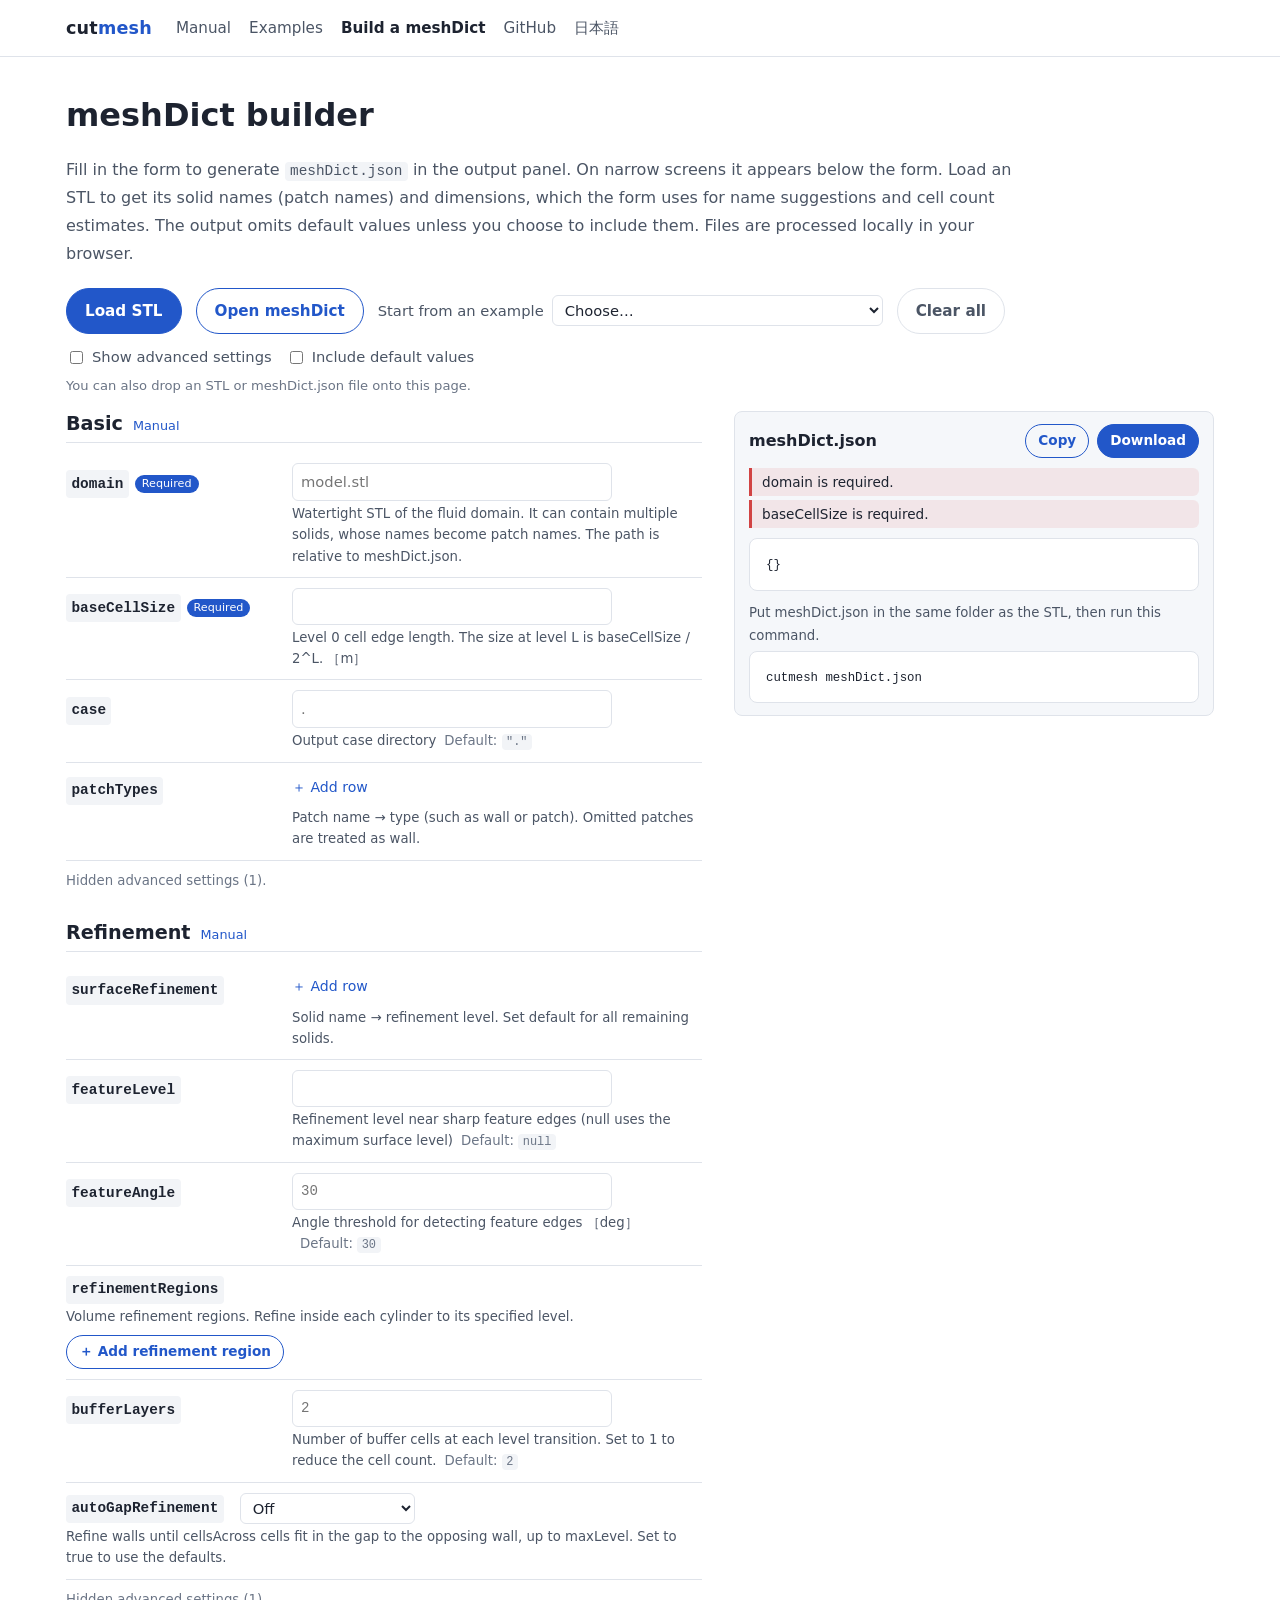
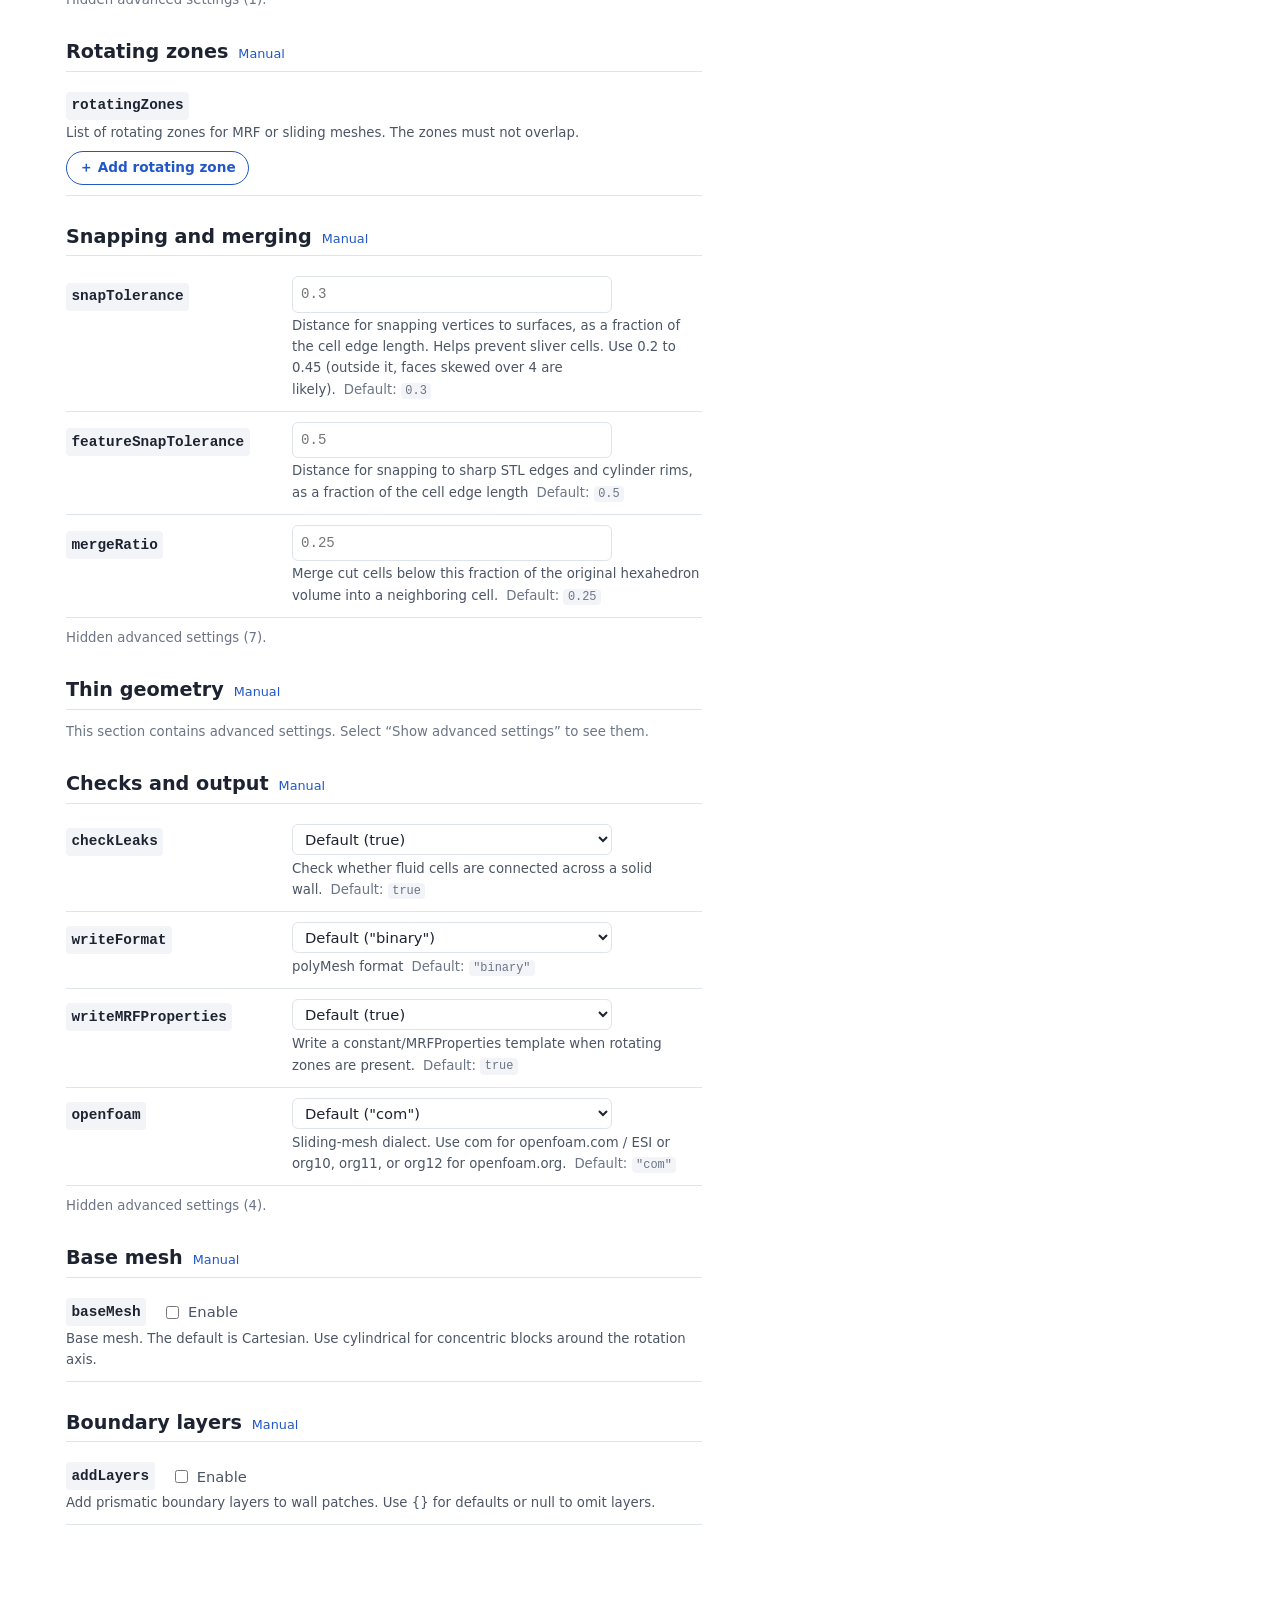
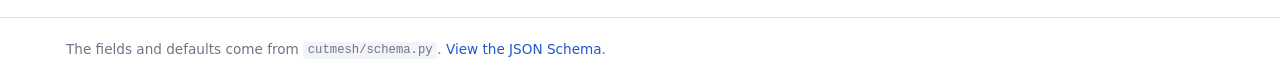
<file: docs/en/meshdict.html>
<!doctype html>
<html lang="en">
<head>
<meta charset="utf-8">
<meta name="viewport" content="width=device-width, initial-scale=1">
<title>meshDict builder — cutmesh</title>
<meta name="description" content="Build a cutmesh meshDict.json in your browser. Read STL solid names and dimensions, validate settings as you type, and export JSON locally.">
<link rel="stylesheet" href="../style.css">
<link rel="alternate" hreflang="ja" href="../meshdict.html">
</head>
<body>
<header class="site-header"><div class="inner">
  <a class="brand" href="index.html">cut<span>mesh</span></a>
  <nav class="site-nav">
    <a href="manual.html">Manual</a>
    <a href="examples.html">Examples</a>
    <a href="meshdict.html" aria-current="page">Build a meshDict</a>
    <a href="https://github.com/mmer547/cutmesh">GitHub</a>
    <a href="../meshdict.html" lang="ja" hreflang="ja">日本語</a>
  </nav>
</div></header>

<main class="page">
<h1>meshDict builder</h1>
<p class="mdf-lead">Fill in the form to generate <code>meshDict.json</code> in the output panel. On narrow screens it appears below the form.
Load an STL to get its solid names (patch names) and dimensions, which the form uses for name suggestions and cell count estimates.
The output omits default values unless you choose to include them. Files are processed locally in your browser.</p>

<noscript><div class="warn"><p>This page requires JavaScript.</p></div></noscript>

<div class="mdf-toolbar" role="toolbar" aria-label="Files">
  <label class="btn primary mdf-filebtn">Load STL<input type="file" id="mdf-stl" accept=".stl,.STL" hidden></label>
  <label class="btn mdf-filebtn">Open meshDict<input type="file" id="mdf-open" accept=".json,application/json" hidden></label>
  <label class="mdf-select">Start from an example
    <select id="mdf-example"><option value="">Choose…</option></select>
  </label>
  <button type="button" class="btn mdf-plain" id="mdf-clear">Clear all</button>
  <span class="mdf-toolbar-sep"></span>
  <label class="mdf-check"><input type="checkbox" id="mdf-advanced"> Show advanced settings</label>
  <label class="mdf-check"><input type="checkbox" id="mdf-defaults"> Include default values</label>
</div>
<p class="mdf-drop-hint">You can also drop an STL or meshDict.json file onto this page.</p>

<div id="mdf-stlinfo" class="mdf-stlinfo" hidden></div>

<div class="mdf">
  <form id="mdf-form" class="mdf-form" autocomplete="off" novalidate></form>
  <aside class="mdf-out" aria-label="Output">
    <div class="mdf-out-head">
      <strong>meshDict.json</strong>
      <span class="mdf-out-actions">
        <button type="button" class="btn mdf-small" id="mdf-copy">Copy</button>
        <button type="button" class="btn primary mdf-small" id="mdf-download">Download</button>
      </span>
    </div>
    <ul id="mdf-issues" class="mdf-issues" aria-live="polite"></ul>
    <pre class="mdf-json"><code id="mdf-json"></code></pre>
    <p class="mdf-run">Put meshDict.json in the same folder as the STL, then run this command.</p>
    <pre class="mdf-cmd"><code>cutmesh meshDict.json</code></pre>
  </aside>
</div>

<datalist id="mdf-solids"></datalist>
<datalist id="mdf-solids-default"></datalist>
<datalist id="mdf-ptypes"></datalist>
</main>

<footer class="site-footer"><div class="inner">
  The fields and defaults come from <code>cutmesh/schema.py</code>. <a href="meshdict.schema.json">View the JSON Schema</a>.
</div></footer>

<script src="meshdict-data.js"></script>
<script src="../meshdict.js"></script>
</body>
</html>
</file>
<file: docs/style.css>
/* cutmesh documentation site */
:root {
  --bg: #ffffff;
  --bg-soft: #f5f7fa;
  --bg-code: #f2f4f7;
  --fg: #1d2330;
  --fg-soft: #4b5565;
  --fg-faint: #6b7586;
  --line: #dfe3ea;
  --accent: #2257c9;
  --accent-soft: #e8eefb;
  --warn-bg: #fff6e0;
  --warn-line: #e8c46a;
  --note-bg: #eef5ff;
  --note-line: #9dbcf0;
  --radius: 8px;
  --mono: ui-monospace, "SFMono-Regular", "Cascadia Mono", Menlo, Consolas, monospace;
  --sans: system-ui, -apple-system, "Segoe UI", "Hiragino Sans", "Hiragino Kaku Gothic ProN",
          "Noto Sans JP", "Yu Gothic UI", Meiryo, sans-serif;
  color-scheme: light;
}
@media (prefers-color-scheme: dark) {
  :root:not([data-theme="light"]) {
    --bg: #12151b; --bg-soft: #1a1e26; --bg-code: #1e232c;
    --fg: #e4e7ec; --fg-soft: #b3bac6; --fg-faint: #8a93a3; --line: #2d333e;
    --accent: #7fa7ff; --accent-soft: #1f2a40;
    --warn-bg: #2d2615; --warn-line: #8a6d24; --note-bg: #17233a; --note-line: #3c5d94;
    color-scheme: dark;
  }
}
:root[data-theme="dark"] {
  --bg: #12151b; --bg-soft: #1a1e26; --bg-code: #1e232c;
  --fg: #e4e7ec; --fg-soft: #b3bac6; --fg-faint: #8a93a3; --line: #2d333e;
  --accent: #7fa7ff; --accent-soft: #1f2a40;
  --warn-bg: #2d2615; --warn-line: #8a6d24; --note-bg: #17233a; --note-line: #3c5d94;
  color-scheme: dark;
}

* { box-sizing: border-box; }
html { -webkit-text-size-adjust: 100%; scroll-padding-top: 72px; }
body {
  margin: 0; background: var(--bg); color: var(--fg);
  font-family: var(--sans); font-size: 16px; line-height: 1.75;
}
a { color: var(--accent); text-decoration: none; }
a:hover { text-decoration: underline; }
img { max-width: 100%; height: auto; display: block; }
code, pre, kbd { font-family: var(--mono); font-size: 0.9em; }
:not(pre) > code {
  background: var(--bg-code); padding: 0.1em 0.38em; border-radius: 4px; overflow-wrap: anywhere;
}
pre {
  background: var(--bg-code); border: 1px solid var(--line); border-radius: var(--radius);
  padding: 14px 16px; overflow-x: auto; line-height: 1.55; margin: 1em 0;
}
pre code { font-size: 0.86em; }
h1, h2, h3 { line-height: 1.35; margin: 2em 0 0.6em; }
h1 { font-size: 2rem; margin-top: 0.4em; }
h2 { font-size: 1.45rem; padding-bottom: 0.3em; border-bottom: 1px solid var(--line); }
h3 { font-size: 1.15rem; }
p, ul, ol { margin: 0.7em 0; }
li { margin: 0.25em 0; }

/* header */
.site-header {
  position: sticky; top: 0; z-index: 10; background: color-mix(in srgb, var(--bg) 92%, transparent);
  backdrop-filter: blur(6px); border-bottom: 1px solid var(--line);
}
.site-header .inner {
  max-width: 1180px; margin: 0 auto; padding: 6px 16px; min-height: 56px;
  display: flex; align-items: center; gap: 24px;
}
.brand { font-weight: 700; font-size: 1.1rem; color: var(--fg); letter-spacing: 0.01em; }
.brand span { color: var(--accent); }
.site-nav { display: flex; gap: 18px; flex-wrap: wrap; font-size: 0.95rem; }
.site-nav a { color: var(--fg-soft); }
.site-nav a[aria-current="page"] { color: var(--fg); font-weight: 600; }
.site-nav .gh { margin-left: auto; }
.header-spacer { flex: 1; }

/* layout */
.page { max-width: 1180px; margin: 0 auto; padding: 24px 16px 64px; }
.doc { display: grid; grid-template-columns: 220px minmax(0, 1fr); gap: 40px; }
.toc {
  position: sticky; top: 76px; align-self: start; max-height: calc(100vh - 96px); overflow-y: auto;
  font-size: 0.9rem; border-right: 1px solid var(--line); padding-right: 16px;
}
.toc strong { display: block; margin-bottom: 6px; color: var(--fg-faint); font-size: 0.78rem;
  letter-spacing: 0.06em; text-transform: uppercase; }
.toc ol { list-style: none; padding: 0; margin: 0; }
.toc li { margin: 0; }
.toc a { display: block; padding: 3px 0; color: var(--fg-soft); }
.toc ol ol a { padding-left: 12px; font-size: 0.86rem; }
.content { min-width: 0; }
.content > h2:first-child { margin-top: 0.3em; }

/* tables */
.table-wrap { overflow-x: auto; margin: 1em 0; border: 1px solid var(--line); border-radius: var(--radius); }
table { border-collapse: collapse; width: 100%; font-size: 0.9rem; }
th, td { text-align: left; vertical-align: top; padding: 8px 12px; border-bottom: 1px solid var(--line); }
th { background: var(--bg-soft); font-weight: 600; white-space: nowrap; }
tr:last-child td { border-bottom: none; }
td:first-child code { white-space: nowrap; }
td.num, th.num { text-align: right; font-variant-numeric: tabular-nums; white-space: nowrap; }

/* callouts */
.note, .warn { border-left: 4px solid; border-radius: 0 var(--radius) var(--radius) 0; padding: 10px 14px; margin: 1.2em 0; }
.note { background: var(--note-bg); border-color: var(--note-line); }
.warn { background: var(--warn-bg); border-color: var(--warn-line); }
.note p, .warn p { margin: 0.3em 0; }

/* hero */
.hero { padding: 40px 0 16px; display: grid; grid-template-columns: minmax(0, 1.05fr) minmax(0, 1fr); gap: 40px; align-items: center; }
.hero h1 { font-size: 2.3rem; margin: 0 0 0.3em; }
.hero .lead { font-size: 1.1rem; color: var(--fg-soft); }
.hero .actions { display: flex; gap: 12px; flex-wrap: wrap; margin-top: 1.4em; }
.btn {
  display: inline-block; padding: 9px 18px; border-radius: 999px; font-weight: 600; font-size: 0.95rem;
  border: 1px solid var(--accent); color: var(--accent);
}
.btn.primary { background: var(--accent); color: var(--bg); }
.btn:hover { text-decoration: none; filter: brightness(1.08); }

/* figures: mesh pictures are drawn on white, keep a white card in dark mode */
figure { margin: 1.4em 0; }
figure .img {
  background: #fff; border: 1px solid var(--line); border-radius: var(--radius); padding: 6px; overflow: hidden;
}
figure a.img { display: block; }
figcaption { font-size: 0.88rem; color: var(--fg-soft); margin-top: 8px; }
.grid { display: grid; gap: 20px; }
.grid.two { grid-template-columns: repeat(2, minmax(0, 1fr)); }
.grid.three { grid-template-columns: repeat(3, minmax(0, 1fr)); }
/* update history (top page) */
.news { list-style: none; padding: 0; margin: 1em 0 0.4em; border: 1px solid var(--line); border-radius: var(--radius); }
.news li { display: grid; grid-template-columns: 6.2em 4.4em minmax(0, 1fr); gap: 4px 14px; padding: 10px 16px; border-top: 1px solid var(--line); }
.news li:first-child { border-top: 0; }
.news time { color: var(--fg-faint); font-variant-numeric: tabular-nums; }
.news .ver { justify-self: start; align-self: start; margin-top: 0.15em; padding: 0 7px; border-radius: 4px;
  font-family: var(--mono); font-size: 0.82rem; line-height: 1.7; color: var(--accent); background: var(--accent-soft); }
.news p { margin: 0; font-size: 0.94rem; }
.news-note { margin: 0 0 1.6em; font-size: 0.85rem; color: var(--fg-faint); }

.cards { display: grid; grid-template-columns: repeat(3, minmax(0, 1fr)); gap: 16px; margin: 1.2em 0; }
.card { border: 1px solid var(--line); border-radius: var(--radius); padding: 14px 16px; background: var(--bg-soft); }
.card h3 { margin: 0 0 0.3em; font-size: 1rem; }
.card p { margin: 0; font-size: 0.92rem; color: var(--fg-soft); }

/* example sections */
.cmd-label { font-weight: 600; font-size: 0.92rem; margin: 1.1em 0 -0.4em; color: var(--fg-soft); }
.example { margin: 2.4em 0; }
.stats { display: flex; gap: 10px; flex-wrap: wrap; margin: 0.6em 0; padding: 0; list-style: none; }
.stats li { margin: 0; font-size: 0.86rem; background: var(--accent-soft); color: var(--fg); border-radius: 999px; padding: 2px 12px; }
details { border: 1px solid var(--line); border-radius: var(--radius); padding: 6px 14px; margin: 1em 0; }
details summary { cursor: pointer; font-weight: 600; font-size: 0.95rem; }
details pre { margin: 0.6em 0 0.4em; }

.site-footer { border-top: 1px solid var(--line); color: var(--fg-faint); font-size: 0.85rem; }
.site-footer .inner { max-width: 1180px; margin: 0 auto; padding: 20px 16px; }

@media (max-width: 900px) {
  .doc { grid-template-columns: minmax(0, 1fr); }
  .toc { position: static; max-height: none; border-right: none; border-bottom: 1px solid var(--line);
    padding: 0 0 12px; }
  .hero { grid-template-columns: minmax(0, 1fr); padding-top: 24px; }
  .cards, .grid.three { grid-template-columns: minmax(0, 1fr); }
  .news li { grid-template-columns: auto minmax(0, 1fr); }
  .news p { grid-column: 1 / -1; }
}
@media (max-width: 640px) {
  .grid.two { grid-template-columns: minmax(0, 1fr); }
  .hero h1 { font-size: 1.8rem; }
  h1 { font-size: 1.6rem; }
  .site-header .inner { gap: 14px; }
  .site-nav { gap: 4px 12px; font-size: 0.9rem; }
  .brand { font-size: 1rem; }
}
@media (max-width: 420px) {
  html { scroll-padding-top: 106px; }
}

/* examples: figures with a "with boundary layers" variant (switched by examples.js) */
.vfig .only-layers, .vfig.layers-on .only-plain { display: none; }
.vfig.layers-on a.img.only-layers { display: block; }
.vfig.layers-on span.only-layers { display: inline; }
.vswitch {
  display: inline-flex; border: 1px solid var(--line); border-radius: 999px; overflow: hidden;
  font-size: 0.8rem; line-height: 1.6; vertical-align: middle;
}
.vfig > .vswitch { margin-bottom: 6px; }
.vswitch button {
  border: 0; margin: 0; background: transparent; color: var(--fg-soft); padding: 2px 12px;
  font: inherit; cursor: pointer;
}
.vswitch button + button { border-left: 1px solid var(--line); }
.vswitch button[aria-pressed="true"] { background: var(--accent); color: var(--bg); }
.vswitch button:focus-visible { outline: 2px solid var(--accent); outline-offset: -2px; }
.layer-switch { display: flex; align-items: center; gap: 10px; margin: 1em 0; font-size: 0.9rem; color: var(--fg-soft); }
.layer-switch[hidden] { display: none; }

/* meshDict form (meshdict.html, meshdict.js) */
.mdf-lead { color: var(--fg-soft); max-width: 60em; }
.mdf-toolbar { display: flex; flex-wrap: wrap; align-items: center; gap: 10px 14px; margin: 1.2em 0 0.3em; }
.mdf-toolbar-sep { flex: 1; }
.mdf-filebtn { cursor: pointer; }
.mdf-filebtn:focus-within { outline: 2px solid var(--accent); outline-offset: 2px; }
button.btn { background: transparent; font: inherit; font-weight: 600; font-size: 0.95rem; cursor: pointer; }
button.btn.primary { background: var(--accent); }
.btn.mdf-plain { border-color: var(--line); color: var(--fg-soft); }
.btn.mdf-small { padding: 4px 12px; font-size: 0.85rem; }
.mdf-select { display: inline-flex; align-items: center; gap: 8px; font-size: 0.92rem; color: var(--fg-soft); }
.mdf-check { display: inline-flex; align-items: center; gap: 6px; font-size: 0.92rem; color: var(--fg-soft); cursor: pointer; }
.mdf-drop-hint { margin: 0 0 1em; font-size: 0.82rem; color: var(--fg-faint); }
.mdf select, .mdf-toolbar select, .mdf-text, .mdf-textarea {
  font: inherit; font-size: 0.92rem; color: var(--fg); background: var(--bg);
  border: 1px solid var(--line); border-radius: 6px; padding: 5px 8px; min-width: 0;
}
.mdf-text:focus, .mdf-textarea:focus, .mdf select:focus { outline: 2px solid var(--accent); outline-offset: -1px; border-color: var(--accent); }
.mdf-text:disabled { opacity: 0.5; }
.mdf-num { font-family: var(--mono); font-size: 0.88rem; }
.mdf-textarea { width: 100%; font-family: var(--mono); font-size: 0.85rem; resize: vertical; }
.mdf-bad { border-color: #d14343; }

.mdf { display: grid; grid-template-columns: minmax(0, 1fr) minmax(0, 480px); gap: 32px; align-items: start; }
.mdf-group { margin: 0 0 28px; }
.mdf-group h2 { margin: 0 0 10px; font-size: 1.2rem; display: flex; align-items: baseline; gap: 10px; }
.mdf-doc { font-size: 0.8rem; font-weight: 400; }
.mdf-field { display: grid; grid-template-columns: 210px minmax(0, 1fr); gap: 2px 16px; padding: 10px 0; border-bottom: 1px solid var(--line); }
.mdf-label { display: flex; flex-wrap: wrap; align-items: center; gap: 6px; padding-top: 4px; }
.mdf-label code { font-weight: 600; }
.mdf-req, .mdf-adv { font-size: 0.7rem; border-radius: 999px; padding: 0 7px; line-height: 1.6; }
.mdf-req { background: var(--accent); color: var(--bg); }
.mdf-adv { border: 1px solid var(--line); color: var(--fg-faint); }
.mdf-input { min-width: 0; }
.mdf-input > .mdf-text, .mdf-input > select { width: 100%; max-width: 320px; }
.mdf-help { grid-column: 2; font-size: 0.83rem; color: var(--fg-soft); line-height: 1.6; }
.mdf-default { margin-left: 8px; color: var(--fg-faint); white-space: nowrap; }
.mdf-hidden-note { font-size: 0.83rem; color: var(--fg-faint); margin: 8px 0 0; }
.mdf-vec { display: grid; grid-template-columns: repeat(3, minmax(0, 110px)); gap: 6px; }
.mdf-inline { display: flex; flex-wrap: wrap; align-items: center; gap: 10px; }
.mdf-inline .mdf-text { width: 160px; }
.mdf-map { display: grid; gap: 6px; }
.mdf-maprow { display: grid; grid-template-columns: minmax(0, 200px) minmax(0, 120px) auto; gap: 6px; align-items: center; }
.mdf-mapadd { display: flex; flex-wrap: wrap; gap: 14px; }
.mdf-link { border: 0; background: none; padding: 2px 0; color: var(--accent); font: inherit; font-size: 0.88rem; cursor: pointer; }
.mdf-link:hover { text-decoration: underline; }
.mdf-x {
  border: 1px solid var(--line); background: var(--bg); color: var(--fg-faint); border-radius: 6px;
  width: 28px; height: 28px; line-height: 1; font-size: 1rem; cursor: pointer;
}
.mdf-x:hover { color: #d14343; border-color: #d14343; }
.mdf-list .mdf-text { width: 100%; max-width: 420px; }
.mdf-chips { display: flex; flex-wrap: wrap; gap: 6px; margin-top: 6px; }
.mdf-chip {
  border: 1px solid var(--line); background: var(--bg-soft); color: var(--fg-soft); border-radius: 999px;
  padding: 1px 10px; font: inherit; font-size: 0.8rem; cursor: pointer;
}
.mdf-chip[aria-pressed="true"] { background: var(--accent); border-color: var(--accent); color: var(--bg); }

/* nested objects and lists of objects span the whole width */
.mdf-sub, .mdf-listfield { grid-template-columns: minmax(0, 1fr); }
.mdf-sub > .mdf-help, .mdf-listfield > .mdf-help { grid-column: 1; }
.mdf-subhead { display: flex; flex-wrap: wrap; align-items: center; gap: 8px 16px; }
.mdf-subhead .mdf-label { padding-top: 0; }
.mdf-subbody, .mdf-card { border-left: 3px solid var(--accent-soft); padding-left: 14px; margin-top: 6px; }
.mdf-subbody .mdf-field, .mdf-card .mdf-field { grid-template-columns: 180px minmax(0, 1fr); }
.mdf-subbody .mdf-sub, .mdf-card .mdf-sub { grid-template-columns: minmax(0, 1fr); }
.mdf-subbody .mdf-field:last-child, .mdf-card .mdf-field:last-child { border-bottom: 0; }
.mdf-card { background: var(--bg-soft); border-radius: 0 var(--radius) var(--radius) 0; padding: 8px 14px; margin: 10px 0; }
.mdf-cardhead { display: flex; justify-content: space-between; align-items: center; }
.mdf-shape { display: flex; flex-wrap: wrap; gap: 14px; align-items: center; padding: 6px 0; font-size: 0.92rem; }
.mdf-shape-label { color: var(--fg-soft); }
.mdf-listfield > .btn { justify-self: start; margin-top: 6px; }

/* output */
.mdf-out {
  position: sticky; top: 72px; border: 1px solid var(--line); border-radius: var(--radius);
  background: var(--bg-soft); padding: 12px 14px; max-height: calc(100vh - 88px); overflow: auto;
}
.mdf-out-head { display: flex; align-items: center; justify-content: space-between; gap: 8px; flex-wrap: wrap; }
.mdf-out-actions { display: flex; gap: 8px; }
.mdf-json { margin: 10px 0; max-height: 60vh; background: var(--bg); }
.mdf-cmd { margin: 4px 0 0; background: var(--bg); }
.mdf-run { font-size: 0.83rem; color: var(--fg-soft); margin: 8px 0 0; }
.mdf-issues { list-style: none; padding: 0; margin: 10px 0 0; font-size: 0.85rem; line-height: 1.5; }
.mdf-issues li { margin: 4px 0; padding: 4px 8px 4px 10px; border-left: 3px solid; border-radius: 0 6px 6px 0; overflow-wrap: anywhere; }
.mdf-issues .mdf-error { border-color: #d14343; background: color-mix(in srgb, #d14343 10%, transparent); }
.mdf-issues .mdf-warn { border-color: var(--warn-line); background: var(--warn-bg); }
.mdf-issues .mdf-info { border-color: var(--note-line); background: var(--note-bg); }
.mdf-issues .mdf-ok { border-color: #3a9a5b; background: color-mix(in srgb, #3a9a5b 10%, transparent); }

/* STL facts */
.mdf-stlinfo { border: 1px solid var(--line); border-radius: var(--radius); padding: 10px 14px; margin: 0 0 20px; background: var(--bg-soft); }
.mdf-stlhead { display: flex; justify-content: space-between; align-items: center; }
.mdf-facts { display: grid; grid-template-columns: max-content minmax(0, 1fr); gap: 2px 16px; margin: 6px 0; font-size: 0.9rem; }
.mdf-facts dt { color: var(--fg-soft); }
.mdf-facts dd { margin: 0; overflow-wrap: anywhere; }
.mdf-muted { color: var(--fg-faint); font-size: 0.85em; margin-left: 4px; }
.mdf-sugg { display: flex; flex-wrap: wrap; align-items: center; gap: 6px; font-size: 0.88rem; color: var(--fg-soft); }

@media (max-width: 1000px) {
  .mdf { grid-template-columns: minmax(0, 1fr); }
  .mdf-out { position: static; max-height: none; }
}
@media (max-width: 640px) {
  .mdf-field, .mdf-subbody .mdf-field, .mdf-card .mdf-field { grid-template-columns: minmax(0, 1fr); }
  .mdf-help { grid-column: 1; }
  .mdf-maprow { grid-template-columns: minmax(0, 1fr) minmax(0, 90px) auto; }
  .mdf-toolbar-sep { display: none; }
}
</file>
